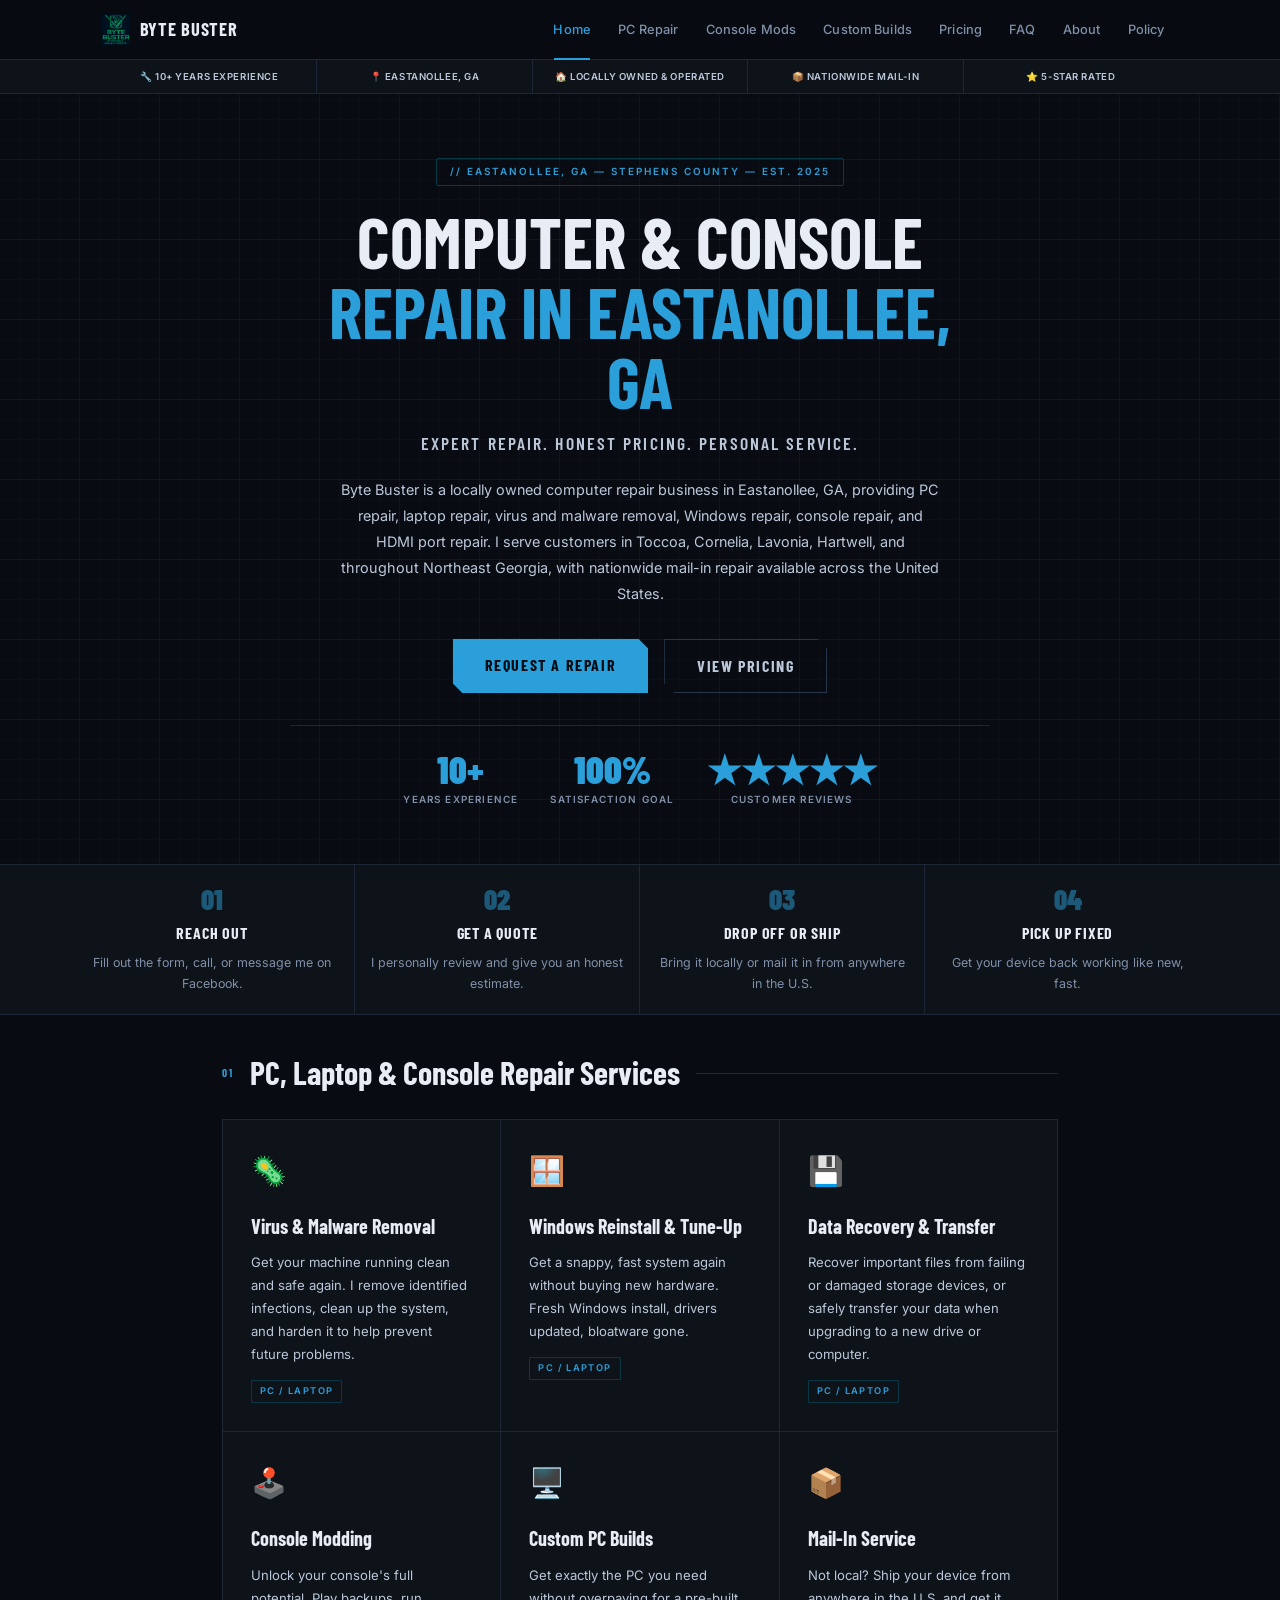
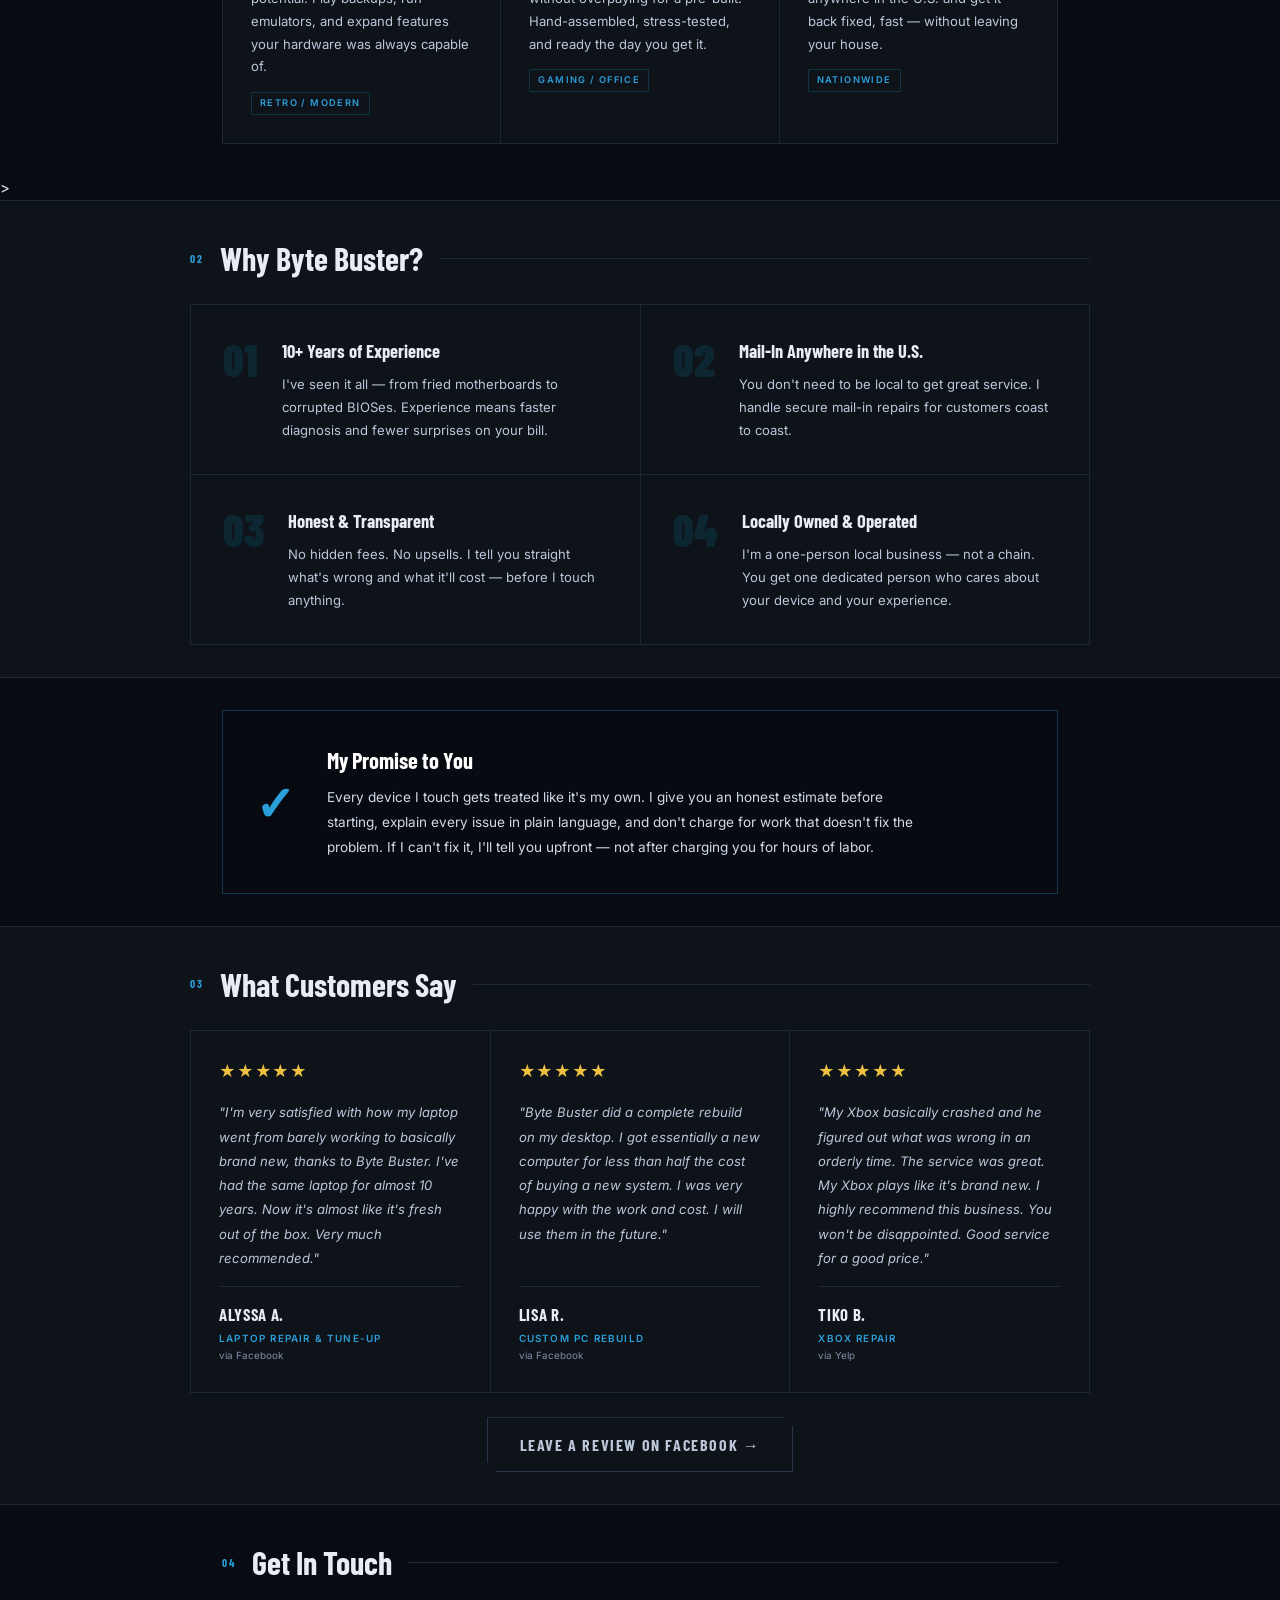
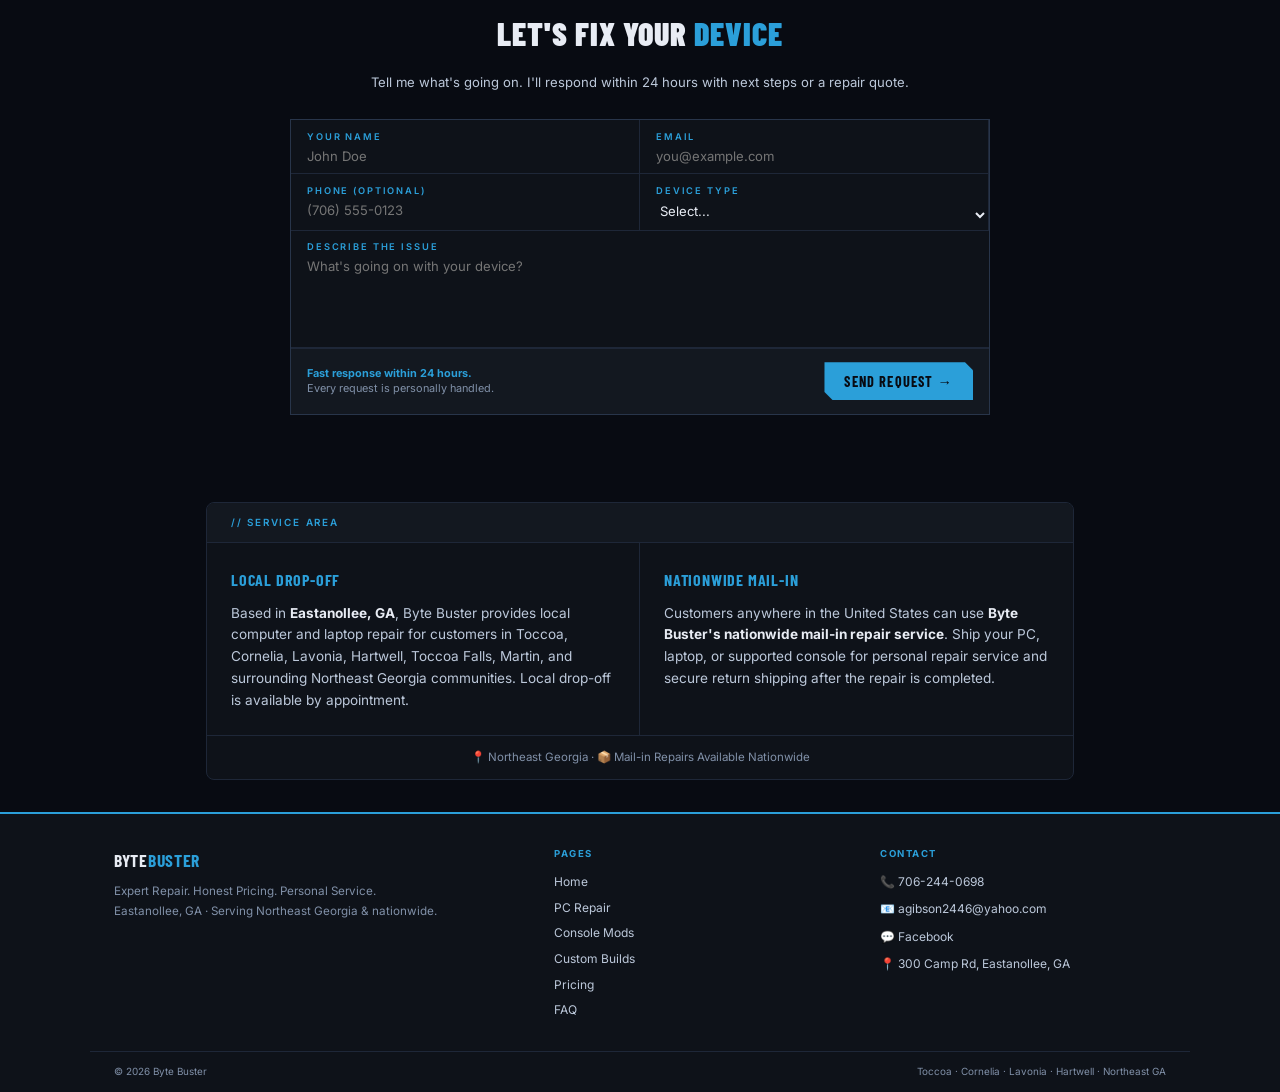
<file: index.html>
<!DOCTYPE html>
<html lang="en">
<head>
  <meta charset="UTF-8"/>
  <meta name="viewport" content="width=device-width, initial-scale=1.0"/>
  <link href="https://fonts.googleapis.com/css2?family=Barlow+Condensed:wght@400;600;700;900&family=Inter:wght@400;500;600&display=swap" rel="stylesheet"/>
  <style>
    :root {
      --bg:       #080b12;
      --surface:  #0e1219;
      --surface2: #131820;
      --border:   #1e2738;
      --border2:  #28354a;
      --accent:   #2b9fd9;
      --accent-d: #1a7fad;
      --accent-g: rgba(43,159,217,0.08);
      --text:     #e8ecf4;
      --muted:    #8090a8;
      --muted2:   #bcc8da;
      --gold:     #f0c040;
      --display:  'Barlow Condensed', sans-serif;
      --body:     'Inter', sans-serif;
    }
    *,*::before,*::after{box-sizing:border-box;margin:0;padding:0}
    html{scroll-behavior:smooth}
    body{background:var(--bg);color:var(--text);font-family:var(--body);font-size:15px;line-height:1.6;overflow-x:hidden;padding-top:60px}
    body::after{content:'';position:fixed;inset:0;z-index:-1;background-color:#080b12;background-image:linear-gradient(rgba(43,159,217,0.06) 1px,transparent 1px),linear-gradient(90deg,rgba(43,159,217,0.06) 1px,transparent 1px),linear-gradient(rgba(43,159,217,0.03) 1px,transparent 1px),linear-gradient(90deg,rgba(43,159,217,0.03) 1px,transparent 1px);background-size:80px 80px,80px 80px,20px 20px,20px 20px;background-position:-1px -1px,-1px -1px,-1px -1px,-1px -1px}
    body::before{content:'';position:fixed;inset:0;z-index:-1;background:radial-gradient(ellipse at 20% 50%,rgba(43,159,217,0.08) 0%,transparent 60%),radial-gradient(ellipse at 80% 20%,rgba(43,159,217,0.05) 0%,transparent 50%),radial-gradient(ellipse at 60% 80%,rgba(0,0,0,0.4) 0%,transparent 60%);pointer-events:none}
    nav{position:fixed;top:0;left:0;right:0;z-index:1000;height:60px;background:rgba(8,11,18,0.97);backdrop-filter:blur(20px);border-bottom:1px solid var(--border)}
    .nav-inner{max-width:1140px;margin:0 auto;padding:0 2rem;height:100%;display:flex;align-items:center;justify-content:space-between}
    .nav-logo{display:flex;align-items:center;gap:10px;text-decoration:none;flex-shrink:0}
    .nav-logo img{height:32px;width:auto;object-fit:contain}
    .nav-logo span{font-family:var(--display);font-size:1.15rem;font-weight:700;letter-spacing:0.04em;color:var(--text);text-transform:uppercase}
    .nav-links{display:flex;align-items:center;gap:0;height:60px}
    .nav-links a{font-family:var(--body);font-size:0.8rem;font-weight:500;letter-spacing:0.01em;color:var(--muted);text-decoration:none;padding:0 0.85rem;height:60px;line-height:60px;display:inline-block;position:relative;transition:color 0.2s;white-space:nowrap}
    .nav-links a::after{content:'';position:absolute;bottom:0;left:0.9rem;right:0.9rem;height:2px;background:var(--accent);transform:scaleX(0);transition:transform 0.25s ease}
    .nav-links a:hover{color:var(--text)}
    .nav-links a:hover::after,.nav-links a.active::after{transform:scaleX(1)}
    .nav-links a.active{color:var(--accent)}
    .hamburger{display:none;flex-direction:column;gap:5px;cursor:pointer;padding:8px;background:none;border:1px solid var(--border);border-radius:3px}
    .hamburger span{display:block;width:20px;height:2px;background:var(--muted2);transition:all 0.3s}
    .hamburger.open span:nth-child(1){transform:translateY(7px) rotate(45deg)}
    .hamburger.open span:nth-child(2){opacity:0}
    .hamburger.open span:nth-child(3){transform:translateY(-7px) rotate(-45deg)}
    .mob-menu{display:none;position:fixed;top:60px;left:0;right:0;background:rgba(8,11,18,0.99);border-bottom:1px solid var(--border);flex-direction:column;z-index:999}
    .mob-menu.open{display:flex}
    .mob-menu a{font-size:0.8rem;font-weight:600;letter-spacing:0.1em;text-transform:uppercase;color:var(--muted2);text-decoration:none;padding:1rem 2rem;border-bottom:1px solid var(--border);transition:color 0.2s,background 0.2s,padding-left 0.2s}
    .mob-menu a:hover,.mob-menu a.active{color:var(--accent);background:var(--accent-g);padding-left:2.5rem}
    .mob-menu a:last-child{border-bottom:none}
    @media(max-width:900px){.nav-links{display:none}.hamburger{display:flex}}
    .trust-bar{background:var(--surface);border-bottom:1px solid var(--border)}
    .trust-inner{max-width:1140px;margin:0 auto;padding:0 2rem;display:flex;align-items:stretch;justify-content:space-between}
    .trust-item{display:flex;align-items:center;justify-content:center;gap:0.5rem;padding:0.55rem 0.75rem;flex:1;text-align:center}
    .trust-item span{font-size:0.6rem;font-weight:600;letter-spacing:0.06em;text-transform:uppercase;color:var(--muted2);white-space:nowrap}
    .trust-div{width:1px;background:var(--border);align-self:stretch;flex-shrink:0}
    @media(max-width:900px){.trust-bar{display:none}}
    .section{padding:2rem 2rem;max-width:900px;margin:0 auto}
    .section-hd{display:flex;align-items:center;gap:1rem;margin-bottom:1.25rem}
    .section-num{font-family:var(--display);font-size:0.7rem;font-weight:700;letter-spacing:0.2em;color:var(--accent);flex-shrink:0}
    .section-hd h2{font-family:var(--display);font-size:clamp(1.5rem,2.5vw,2rem);font-weight:700;text-transform:none;letter-spacing:0em;white-space:nowrap}
    .section-line{flex:1;height:1px;background:var(--border)}
    .cards{display:grid;grid-template-columns:repeat(3,1fr);gap:1px;background:var(--border);border:1px solid var(--border)}
    .card{background:var(--surface);padding:1.75rem;position:relative;overflow:hidden;transition:background 0.25s}
    .card::before{content:'';position:absolute;top:0;left:0;width:3px;height:0;background:var(--accent);transition:height 0.35s ease}
    .card:hover{background:var(--surface2)}
    .card:hover::before{height:100%}
    .card-icon{font-size:1.8rem;margin-bottom:1rem;display:block}
    .card-title{font-family:var(--display);font-size:1.25rem;font-weight:700;margin-bottom:0.6rem;color:var(--text)}
    .card-desc{font-size:0.82rem;color:var(--muted2);line-height:1.75}
    .card-tag{display:inline-block;margin-top:0.85rem;font-size:0.58rem;font-weight:600;letter-spacing:0.15em;text-transform:uppercase;color:var(--accent);border:1px solid rgba(0,200,240,0.2);padding:0.2rem 0.5rem;border-radius:1px}
    @media(max-width:768px){.cards{grid-template-columns:1fr}}
    .alt-section{background:var(--surface);border-top:1px solid var(--border);border-bottom:1px solid var(--border);padding:2rem}
    .alt-inner{max-width:900px;margin:0 auto}
    .why-grid{display:grid;grid-template-columns:repeat(2,1fr);gap:1px;background:var(--border);border:1px solid var(--border)}
    .why-card{background:var(--surface);padding:2rem;display:flex;gap:1.5rem;align-items:flex-start;transition:background 0.2s}
    .why-card:hover{background:var(--surface2)}
    .why-num{font-family:var(--display);font-size:2.8rem;font-weight:900;color:rgba(0,200,240,0.12);line-height:1;flex-shrink:0;transition:color 0.2s}
    .why-card:hover .why-num{color:rgba(0,200,240,0.25)}
    .why-title{font-family:var(--display);font-size:1.15rem;font-weight:700;margin-bottom:0.4rem}
    .why-desc{font-size:0.82rem;color:var(--muted2);line-height:1.75}
    @media(max-width:600px){.why-grid{grid-template-columns:1fr}}
    .btn{display:inline-block;font-family:var(--display);font-weight:700;font-size:1rem;letter-spacing:0.1em;text-transform:uppercase;text-decoration:none;padding:0.85rem 2rem;cursor:pointer;border:none;transition:all 0.2s;clip-path:polygon(0 0,calc(100% - 10px) 0,100% 10px,100% 100%,10px 100%,0 calc(100% - 10px))}
    .btn-primary{background:var(--accent);color:#080b12;box-shadow:0 0 24px rgba(0,200,240,0.2)}
    .btn-primary:hover{background:#33d8ff;transform:translateY(-2px);box-shadow:0 0 36px rgba(0,200,240,0.35)}
    .btn-secondary{background:transparent;color:var(--muted2);border:1px solid var(--border2)}
    .btn-secondary:hover{border-color:var(--accent);color:var(--accent);transform:translateY(-2px)}
    .process-strip{background:var(--surface);border-top:1px solid var(--border);border-bottom:1px solid var(--border);margin:0}
    .process-inner{max-width:1140px;margin:0 auto;display:grid;grid-template-columns:repeat(4,1fr)}
    .process-step{padding:1.25rem 1rem;text-align:center;border-right:1px solid var(--border)}
    .process-step:last-child{border-right:none}
    .process-n{font-family:var(--display);font-size:1.8rem;font-weight:900;color:var(--accent);opacity:0.5;line-height:1;margin-bottom:0.4rem}
    .process-title{font-family:var(--display);font-size:1rem;font-weight:700;text-transform:uppercase;letter-spacing:0.05em;margin-bottom:0.4rem}
    .process-desc{font-size:0.78rem;color:var(--muted);line-height:1.7}
    @media(max-width:700px){.process-inner{grid-template-columns:repeat(2,1fr)}.process-step:nth-child(2){border-right:none}.process-step:nth-child(3){border-top:1px solid var(--border)}.process-step:nth-child(4){border-top:1px solid var(--border);border-right:none}}
    .guarantee{padding:2rem;display:flex;align-items:center;gap:2rem;flex-wrap:wrap}
    .guarantee-icon{font-family:var(--display);font-size:3rem;font-weight:900;color:var(--accent);line-height:1;flex-shrink:0}
    .guarantee-title{font-family:var(--display);font-size:1.4rem;font-weight:700;margin-bottom:0.4rem;color:#fff}
    .guarantee-text{font-size:0.85rem;color:#d0dae8;line-height:1.85;max-width:600px}
    .reviews-grid{display:grid;grid-template-columns:repeat(3,1fr);gap:1px;background:var(--border);border:1px solid var(--border);margin-bottom:1.5rem}
    .review-card{background:var(--surface);padding:1.75rem;display:flex;flex-direction:column;gap:1rem;position:relative;overflow:hidden;transition:background 0.25s}
    .review-card::before{content:'';position:absolute;top:0;left:0;width:3px;height:0;background:var(--accent);transition:height 0.35s}
    .review-card:hover{background:var(--surface2)}
    .review-card:hover::before{height:100%}
    .review-stars{color:var(--gold);font-size:1rem;letter-spacing:0.05em}
    .review-text{font-size:0.82rem;color:var(--muted2);line-height:1.85;font-style:italic;flex:1}
    .review-meta{border-top:1px solid var(--border);padding-top:0.85rem}
    .review-author{font-family:var(--display);font-size:1.05rem;font-weight:700;text-transform:uppercase;letter-spacing:0.04em}
    .review-service{font-size:0.62rem;font-weight:600;letter-spacing:0.12em;text-transform:uppercase;color:var(--accent);margin-top:0.2rem}
    .review-source{font-size:0.62rem;color:var(--muted);margin-top:0.1rem}
    @media(max-width:768px){.reviews-grid{grid-template-columns:1fr}}
    .contact-wrap{display:block;width:100%;max-width:900px;margin:0 auto;text-align:center}
    .contact-info-title{font-family:var(--display);font-size:2rem;font-weight:900;text-transform:uppercase;letter-spacing:0.03em;margin-bottom:0.75rem}
    .contact-info-title span{color:var(--accent)}
    .contact-info-sub{font-size:0.82rem;color:var(--muted2);line-height:1.8;margin-bottom:1.25rem}
    #contact .form-shell{width:100%;max-width:700px;margin:0 auto;display:inline-block;text-align:left}
    .form-shell{background:var(--surface);border:1px solid var(--border2);overflow:hidden;max-width:680px}
    .form-shell form{display:flex;flex-direction:column}
    .form-row{display:grid;grid-template-columns:1fr 1fr}
    .form-field{display:flex;flex-direction:column;border-bottom:1px solid var(--border);border-right:1px solid var(--border);position:relative;transition:background 0.2s}
    .form-field.full{grid-column:1/-1;border-right:none}
    .form-field:focus-within{background:var(--accent-g)}
    .form-field:focus-within::before{content:'';position:absolute;top:0;left:0;width:3px;height:100%;background:var(--accent)}
    .form-field label{font-size:0.58rem;font-weight:600;letter-spacing:0.2em;text-transform:uppercase;color:var(--accent);padding:0.6rem 1rem 0.1rem}
    .form-field input,.form-field select,.form-field textarea{background:transparent;border:none;outline:none;font-family:var(--body);font-size:0.82rem;color:var(--text);padding:0.1rem 1rem 0.6rem;width:100%}
    .form-field select option{background:var(--surface)}
    .form-field textarea{min-height:90px;resize:none}
    .form-bar{display:flex;align-items:center;justify-content:space-between;padding:0.85rem 1rem;background:var(--surface2);border-top:1px solid var(--border);gap:0.75rem;flex-wrap:wrap}
    .form-bar p{font-size:0.68rem;color:var(--muted);line-height:1.4}
    .form-bar p strong{color:var(--accent)}
    .form-bar button{background:var(--accent);color:#080b12;border:none;font-family:var(--display);font-size:0.9rem;font-weight:700;letter-spacing:0.08em;text-transform:uppercase;padding:0.65rem 1.25rem;cursor:pointer;clip-path:polygon(0 0,calc(100% - 8px) 0,100% 8px,100% 100%,8px 100%,0 calc(100% - 8px));transition:background 0.2s,transform 0.15s;white-space:nowrap}
    .form-bar button:hover{background:#33d8ff;transform:translateY(-2px)}
    @media(max-width:600px){.form-row{grid-template-columns:1fr}.form-bar{flex-direction:column;align-items:flex-start}}
    .service-area{background:var(--surface);border:1px solid var(--border);overflow:hidden;border-radius:8px}
    .service-area-wrap{max-width:900px;margin:3rem auto 2rem;padding:0 1rem}
    .sa-header{background:var(--surface2);border-bottom:1px solid var(--border);padding:0.75rem 1.5rem;font-size:0.62rem;font-weight:600;letter-spacing:0.18em;text-transform:uppercase;color:var(--accent)}
    .sa-body{display:grid;grid-template-columns:1fr 1fr}
    .sa-col{padding:1.5rem}
    .sa-col:first-child{border-right:1px solid var(--border)}
    .sa-col-title{font-family:var(--display);font-size:1rem;font-weight:700;text-transform:uppercase;letter-spacing:0.05em;color:var(--accent);margin-bottom:0.6rem}
    .sa-col p{font-size:0.85rem;color:var(--muted2);line-height:1.6}
    .sa-col p strong{color:var(--text)}
    .sa-footer{border-top:1px solid var(--border);padding:0.75rem 1.5rem;font-size:0.72rem;color:var(--muted);text-align:center}
    @media(max-width:600px){.sa-body{grid-template-columns:1fr}.sa-col:first-child{border-right:none;border-bottom:1px solid var(--border)}}
        /* FOOTER */
    footer{background:var(--surface);border-top:2px solid var(--accent);margin-top:2rem}
    .footer-main{max-width:1100px;margin:0 auto;padding:2rem 1.5rem;display:grid;grid-template-columns:1.4fr 1fr 1fr;gap:2.5rem;align-items:start}
    .footer-col{}
    .footer-brand{font-family:var(--display);font-size:1.1rem;font-weight:700;text-transform:uppercase;letter-spacing:0.04em;margin-bottom:0.5rem}
    .footer-brand span{color:var(--accent)}
    .footer-tagline{font-size:0.73rem;color:var(--muted);line-height:1.7}
    .footer-col-label{font-size:0.6rem;font-weight:700;letter-spacing:0.16em;text-transform:uppercase;color:var(--accent);margin-bottom:0.7rem;display:block}
    .footer-nav{list-style:none;display:flex;flex-direction:column;gap:0.4rem}
    .footer-nav a{font-size:0.75rem;color:var(--muted2);text-decoration:none;transition:color 0.2s,padding-left 0.2s;display:block}
    .footer-nav a:hover{color:var(--accent);padding-left:4px}
    .footer-contact-list{display:flex;flex-direction:column;gap:0.5rem}
    .footer-contact-list a{font-size:0.75rem;color:var(--muted2);text-decoration:none;display:flex;align-items:center;gap:0.5rem;transition:color 0.2s}
    .footer-contact-list a:hover{color:var(--accent)}
    .footer-bottom{border-top:1px solid var(--border);max-width:1100px;margin:0 auto;padding:0.75rem 1.5rem;display:flex;justify-content:space-between;align-items:center;flex-wrap:wrap;gap:0.5rem}
    .footer-bottom p{font-size:0.62rem;color:var(--muted)}
    @media(max-width:700px){.footer-main{grid-template-columns:1fr;gap:1.5rem;padding:1.5rem}.footer-bottom{flex-direction:column;text-align:center;padding:0.75rem 1.5rem}}}
    .reveal{opacity:0;transform:translateY(16px);transition:opacity 0.45s ease,transform 0.45s ease}
    .reveal.visible{opacity:1;transform:translateY(0)}
    .hero-tag{display:inline-block;font-size:0.62rem;font-weight:600;letter-spacing:0.2em;text-transform:uppercase;color:var(--accent);border:1px solid rgba(0,200,240,0.25);padding:0.3rem 0.85rem;margin-bottom:1.25rem;border-radius:2px}
    .stats-row{display:flex;gap:2rem;margin-top:2rem;padding-top:1.5rem;border-top:1px solid var(--border);justify-content:center;flex-wrap:wrap}
    .stat{display:flex;flex-direction:column;align-items:center;gap:0.2rem}
    .stat-n{font-family:var(--display);font-size:2.4rem;font-weight:900;color:var(--accent);line-height:1}
    .stat-l{font-size:0.62rem;font-weight:600;letter-spacing:0.12em;text-transform:uppercase;color:var(--muted)}
    @media(max-width:768px){.section{padding:3rem 1.5rem}.alt-section{padding:3rem 1.5rem}.cards{grid-template-columns:1fr}.why-grid{grid-template-columns:1fr}}
  </style>
    <title>Byte Buster | Computer &amp; Console Repair in Eastanollee, GA</title>

  <meta name="description" content="Byte Buster provides computer, PC, laptop, and console repair in Eastanollee, GA, serving Toccoa, Cornelia, Lavonia, Hartwell, Northeast Georgia, and nationwide by mail."/>
  <meta name="robots" content="index, follow"/>
  <meta name="author" content="Byte Buster"/>
  <meta name="geo.region" content="US-GA"/>
  <meta name="geo.placename" content="Eastanollee"/>
  <meta name="geo.position" content="34.5037;-83.2424"/>
  <meta name="ICBM" content="34.5037, -83.2424"/>

  <link rel="canonical" href="https://bytebusterga.github.io/"/>

  <meta property="og:type" content="website"/>
  <meta property="og:title" content="Byte Buster | Computer &amp; Console Repair in Eastanollee, GA"/>
  <meta property="og:description" content="Computer, PC, laptop, and console repair in Eastanollee, GA. Serving Northeast Georgia and offering nationwide mail-in repair."/>
  <meta property="og:url" content="https://bytebusterga.github.io/"/>
  <meta property="og:site_name" content="Byte Buster"/>
  <meta property="og:image" content="https://bytebusterga.github.io/images/logo.png"/>

  <meta property="og:locale" content="en_US"/>

  <meta http-equiv="X-UA-Compatible" content="IE=edge"/>
    <script type="application/ld+json">
  {
    "@context": "https://schema.org",
    "@graph": [
      {
        "@type": "LocalBusiness",
        "@id": "https://bytebusterga.github.io/#business",
        "name": "Byte Buster",
        "url": "https://bytebusterga.github.io/",
        "logo": "https://bytebusterga.github.io/images/logo.png",
        "image": "https://bytebusterga.github.io/images/logo.png",
        "description": "Computer, PC, laptop, and console repair service based in Eastanollee, Georgia, serving Northeast Georgia and offering nationwide mail-in repair.",
        "telephone": "+1-706-244-0698",
        "email": "agibson2446@yahoo.com",
        "priceRange": "$$",
      "sameAs": [
  "https://www.facebook.com/bytebustertech",
  "https://www.facebook.com/profile.php?id=61576712042698"
],
"geo": {
  "@type": "GeoCoordinates",
  "latitude": 34.5037,
  "longitude": -83.2424
},
"openingHoursSpecification": {
  "@type": "OpeningHoursSpecification",
  "dayOfWeek": ["Monday","Tuesday","Wednesday","Thursday","Friday"],
  "opens": "07:00",
  "closes": "17:30"
},
"aggregateRating": {
  "@type": "AggregateRating",
  "ratingValue": "5.0",
  "reviewCount": "3"
},
        "address": {
          "@type": "PostalAddress",
          "streetAddress": "300 Camp Rd",
          "addressLocality": "Eastanollee",
          "addressRegion": "GA",
          "postalCode": "30538",
          "addressCountry": "US"
        },
        "areaServed": [
          {
            "@type": "City",
            "name": "Eastanollee"
          },
          {
            "@type": "City",
            "name": "Toccoa"
          },
          {
            "@type": "City",
            "name": "Cornelia"
          },
          {
            "@type": "City",
            "name": "Lavonia"
          },
          {
            "@type": "City",
            "name": "Hartwell"
          },
          {
            "@type": "AdministrativeArea",
            "name": "Northeast Georgia"
          },
          {
            "@type": "Country",
            "name": "United States"
          }
        ],
        "serviceType": [
          "Computer Repair",
          "PC Repair",
          "Laptop Repair",
          "Virus and Malware Removal",
          "Windows Repair",
          "Console Repair",
          "HDMI Port Repair",
          "Custom PC Builds",
          "Console Modding",
          "Nationwide Mail-In Repair"
        ]
      },
      {
        "@type": "WebSite",
        "@id": "https://bytebusterga.github.io/#website",
        "url": "https://bytebusterga.github.io/",
        "name": "Byte Buster",
        "description": "Computer, PC, laptop, and console repair in Eastanollee, Georgia and nationwide by mail.",
        "publisher": {
          "@id": "https://bytebusterga.github.io/#business"
        },
        "inLanguage": "en-US"
      }
    ]
  }
  </script>
</head>
<body>
<nav>
  <div class="nav-inner">
    <a href="index.html" class="nav-logo">
      <img src="images/logo.png" alt="Byte Buster"/>
      <span>Byte Buster</span>
    </a>
    <div class="nav-links">
      <a href="index.html" class="active">Home</a>
      <a href="pc-repair.html">PC Repair</a>
      <a href="console-modding.html">Console Mods</a>
      <a href="custom-pc-builds.html">Custom Builds</a>
      <a href="pricing.html">Pricing</a>
      <a href="faq.html">FAQ</a>
      <a href="about.html">About</a>
      <a href="policy.html">Policy</a>
    </div>
    <button class="hamburger" id="hbg" aria-label="Menu"><span></span><span></span><span></span></button>
  </div>
</nav>
<div class="mob-menu" id="mob">
  <a href="index.html" class="active">Home</a>
  <a href="pc-repair.html">PC Repair</a>
  <a href="console-modding.html">Console Mods</a>
  <a href="custom-pc-builds.html">Custom Builds</a>
  <a href="pricing.html">Pricing</a>
  <a href="faq.html">FAQ</a>
  <a href="about.html">About</a>
  <a href="policy.html">Policy</a>
</div>

<div class="trust-bar">
  <div class="trust-inner">
    <div class="trust-item"><span>🔧 10+ Years Experience</span></div>
    <div class="trust-div"></div>
    <div class="trust-item"><span>📍 Eastanollee, GA</span></div>
    <div class="trust-div"></div>
    <div class="trust-item"><span>🏠 Locally Owned &amp; Operated</span></div>
    <div class="trust-div"></div>
    <div class="trust-item"><span>📦 Nationwide Mail-In</span></div>
    <div class="trust-div"></div>
    <div class="trust-item"><span>⭐ 5-Star Rated</span></div>
  </div>
</div>

<section class="section">
  <div style="text-align:center;padding:2rem 0 1.5rem;max-width:700px;margin:0 auto">
    <div class="hero-tag" style="display:inline-block">// Eastanollee, GA — Stephens County — Est. 2025</div>
    <h1 style="font-family:var(--display);font-size:clamp(2.8rem,5.5vw,5rem);font-weight:700;line-height:1;text-transform:uppercase;text-align:center;margin-bottom:0.75rem">Computer &amp; Console<em style="font-style:normal;color:var(--accent);display:block">Repair in Eastanollee, GA</em></h1>
    <p style="font-family:var(--display);font-size:1.1rem;font-weight:600;letter-spacing:0.12em;text-transform:uppercase;color:var(--muted2);text-align:center;margin-bottom:1.25rem">Expert Repair. Honest Pricing. Personal Service.</p>
    <p style="font-size:0.9rem;color:var(--muted2);line-height:1.8;max-width:600px;margin:0 auto 2rem;text-align:center">Byte Buster is a locally owned computer repair business in Eastanollee, GA, providing PC repair, laptop repair, virus and malware removal, Windows repair, console repair, and HDMI port repair. I serve customers in Toccoa, Cornelia, Lavonia, Hartwell, and throughout Northeast Georgia, with nationwide mail-in repair available across the United States.</p>
    <div style="display:flex;gap:1rem;justify-content:center;flex-wrap:wrap">
      <a href="#contact" class="btn btn-primary">Request a Repair</a>
      <a href="pricing.html" class="btn btn-secondary">View Pricing</a>
    </div>
    <div class="stats-row">
      <div class="stat"><span class="stat-n">10+</span><span class="stat-l">Years Experience</span></div>
      <div class="stat"><span class="stat-n">100%</span><span class="stat-l">Satisfaction Goal</span></div>
      <div class="stat"><span class="stat-n">★★★★★</span><span class="stat-l">Customer Reviews</span></div>
    </div>
  </div>
</section>

<div class="process-strip">
  <div class="process-inner">
    <div class="process-step"><div class="process-n">01</div><div class="process-title">Reach Out</div><p class="process-desc">Fill out the form, call, or message me on Facebook.</p></div>
    <div class="process-step"><div class="process-n">02</div><div class="process-title">Get a Quote</div><p class="process-desc">I personally review and give you an honest estimate.</p></div>
    <div class="process-step"><div class="process-n">03</div><div class="process-title">Drop Off or Ship</div><p class="process-desc">Bring it locally or mail it in from anywhere in the U.S.</p></div>
    <div class="process-step"><div class="process-n">04</div><div class="process-title">Pick Up Fixed</div><p class="process-desc">Get your device back working like new, fast.</p></div>
  </div>
</div>

<section class="section" id="services" style="max-width:900px">
 <div class="section-hd"><span class="section-num">01</span><h2>PC, Laptop &amp; Console Repair Services</h2><div class="section-line"></div></div>
  <div class="cards">
    <div class="card"><span class="card-icon">🦠</span><div class="card-title">Virus &amp; Malware Removal</div><p class="card-desc">Get your machine running clean and safe again. I remove identified infections, clean up the system, and harden it to help prevent future problems.</p><span class="card-tag">PC / Laptop</span></div>

    <div class="card"><span class="card-icon">🪟</span><div class="card-title">Windows Reinstall &amp; Tune-Up</div><p class="card-desc">Get a snappy, fast system again without buying new hardware. Fresh Windows install, drivers updated, bloatware gone.</p><span class="card-tag">PC / Laptop</span></div>

    <div class="card"><span class="card-icon">💾</span><div class="card-title">Data Recovery &amp; Transfer</div><p class="card-desc">Recover important files from failing or damaged storage devices, or safely transfer your data when upgrading to a new drive or computer.</p><span class="card-tag">PC / Laptop</span></div>

    <div class="card"><span class="card-icon">🕹️</span><div class="card-title">Console Modding</div><p class="card-desc">Unlock your console's full potential. Play backups, run emulators, and expand features your hardware was always capable of.</p><span class="card-tag">Retro / Modern</span></div>

    <div class="card"><span class="card-icon">🖥️</span><div class="card-title">Custom PC Builds</div><p class="card-desc">Get exactly the PC you need without overpaying for a pre-built. Hand-assembled, stress-tested, and ready the day you get it.</p><span class="card-tag">Gaming / Office</span></div>

    <div class="card"><span class="card-icon">📦</span><div class="card-title">Mail-In Service</div><p class="card-desc">Not local? Ship your device from anywhere in the U.S. and get it back fixed, fast — without leaving your house.</p><span class="card-tag">Nationwide</span></div>
  </div>
</section>>

<div class="alt-section">
  <div class="alt-inner" style="max-width:900px">
    <div class="section-hd"><span class="section-num">02</span><h2>Why Byte Buster?</h2><div class="section-line"></div></div>
    <div class="why-grid">
      <div class="why-card"><div class="why-num">01</div><div><div class="why-title">10+ Years of Experience</div><p class="why-desc">I've seen it all — from fried motherboards to corrupted BIOSes. Experience means faster diagnosis and fewer surprises on your bill.</p></div></div>
      <div class="why-card"><div class="why-num">02</div><div><div class="why-title">Mail-In Anywhere in the U.S.</div><p class="why-desc">You don't need to be local to get great service. I handle secure mail-in repairs for customers coast to coast.</p></div></div>
      <div class="why-card"><div class="why-num">03</div><div><div class="why-title">Honest &amp; Transparent</div><p class="why-desc">No hidden fees. No upsells. I tell you straight what's wrong and what it'll cost — before I touch anything.</p></div></div>
      <div class="why-card"><div class="why-num">04</div><div><div class="why-title">Locally Owned &amp; Operated</div><p class="why-desc">I'm a one-person local business — not a chain. You get one dedicated person who cares about your device and your experience.</p></div></div>
    </div>
  </div>
</div>

<section class="section">
  <div class="guarantee" style="background:rgba(8,11,18,0.85);border:1px solid rgba(43,159,217,0.3);backdrop-filter:blur(8px)">
    <div class="guarantee-icon">✓</div>
    <div>
      <div class="guarantee-title">My Promise to You</div>
      <p class="guarantee-text">Every device I touch gets treated like it's my own. I give you an honest estimate before starting, explain every issue in plain language, and don't charge for work that doesn't fix the problem. If I can't fix it, I'll tell you upfront — not after charging you for hours of labor.</p>
    </div>
  </div>
</section>

<div class="alt-section">
  <div class="alt-inner" style="max-width:900px">
    <div class="section-hd"><span class="section-num">03</span><h2>What Customers Say</h2><div class="section-line"></div></div>
    <div class="reviews-grid">
      <div class="review-card"><div class="review-stars">★★★★★</div><p class="review-text">"I'm very satisfied with how my laptop went from barely working to basically brand new, thanks to Byte Buster. I've had the same laptop for almost 10 years. Now it's almost like it's fresh out of the box. Very much recommended."</p><div class="review-meta"><div class="review-author">Alyssa A.</div><div class="review-service">Laptop Repair &amp; Tune-Up</div><div class="review-source">via Facebook</div></div></div>
      <div class="review-card"><div class="review-stars">★★★★★</div><p class="review-text">"Byte Buster did a complete rebuild on my desktop. I got essentially a new computer for less than half the cost of buying a new system. I was very happy with the work and cost. I will use them in the future."</p><div class="review-meta"><div class="review-author">Lisa R.</div><div class="review-service">Custom PC Rebuild</div><div class="review-source">via Facebook</div></div></div>
      <div class="review-card"><div class="review-stars">★★★★★</div><p class="review-text">"My Xbox basically crashed and he figured out what was wrong in an orderly time. The service was great. My Xbox plays like it's brand new. I highly recommend this business. You won't be disappointed. Good service for a good price."</p><div class="review-meta"><div class="review-author">Tiko B.</div><div class="review-service">Xbox Repair</div><div class="review-source">via Yelp</div></div></div>
    </div>
    <div style="text-align:center"><a href="https://www.facebook.com/profile.php?id=61576712042698" target="_blank" class="btn btn-secondary">Leave a Review on Facebook →</a></div>
  </div>
</div>

<section class="section" id="contact">
  <div class="section-hd"><span class="section-num">04</span><h2>Get In Touch</h2><div class="section-line"></div></div>
  <div class="contact-wrap">
    <div style="text-align:center;margin-bottom:1.5rem">
      <div class="contact-info-title">Let's Fix Your <span>Device</span></div>
      <p class="contact-info-sub">Tell me what's going on. I'll respond within 24 hours with next steps or a repair quote.</p>
    </div>
    <div class="form-shell">
      <form action="https://formsubmit.co/agibson2446@yahoo.com" method="POST">
        <input type="hidden" name="_subject" value="New Request - Byte Buster"/>
        <input type="hidden" name="_captcha" value="false"/>
        <input type="hidden" name="_next" value="https://bytebusterga.github.io/index.html"/>
        <div class="form-row">
          <div class="form-field"><label>Your Name</label><input type="text" name="name" placeholder="John Doe" required></div>
          <div class="form-field"><label>Email</label><input type="email" name="email" placeholder="you@example.com" required></div>
        </div>
        <div class="form-row">
          <div class="form-field"><label>Phone (Optional)</label><input type="tel" name="phone" placeholder="(706) 555-0123"></div>
          <div class="form-field"><label>Device Type</label>
            <select name="device">
              <option>Select...</option>
              <option>PC / Desktop</option><option>Laptop</option><option>PlayStation</option><option>Xbox</option><option>Nintendo</option><option>Other</option>
            </select>
          </div>
        </div>
        <div class="form-field full"><label>Describe the Issue</label><textarea name="message" placeholder="What's going on with your device?" required></textarea></div>
        <div class="form-bar">
          <p><strong>Fast response within 24 hours.</strong><br/>Every request is personally handled.</p>
          <button type="submit">Send Request →</button>
        </div>
      </form>
    </div>
  </div>
</section>

<div class="service-area-wrap">
  <div class="service-area">
    <div class="sa-header">// Service Area</div>
    <div class="sa-body">
      <div class="sa-col">
        <div class="sa-col-title">Local Drop-Off</div>
        <p>Based in <strong>Eastanollee, GA</strong>, Byte Buster provides local computer and laptop repair for customers in Toccoa, Cornelia, Lavonia, Hartwell, Toccoa Falls, Martin, and surrounding Northeast Georgia communities. Local drop-off is available by appointment.</p>
      </div>
      <div class="sa-col">
        <div class="sa-col-title">Nationwide Mail-In</div>
        <p>Customers anywhere in the United States can use <strong>Byte Buster's nationwide mail-in repair service</strong>. Ship your PC, laptop, or supported console for personal repair service and secure return shipping after the repair is completed.</p>
      </div>
    </div>
    <div class="sa-footer">📍 Northeast Georgia · 📦 Mail-in Repairs Available Nationwide</div>
  </div>
</div>

<footer>
  <div class="footer-main">
    <div class="footer-col">
      <div class="footer-brand">Byte<span>Buster</span></div>
      <p class="footer-tagline">Expert Repair. Honest Pricing. Personal Service.</p>
      <p class="footer-tagline">Eastanollee, GA &middot; Serving Northeast Georgia &amp; nationwide.</p>
    </div>
    <div class="footer-col">
      <span class="footer-col-label">Pages</span>
      <ul class="footer-nav">
        <li><a href="index.html">Home</a></li>
        <li><a href="pc-repair.html">PC Repair</a></li>
        <li><a href="console-modding.html">Console Mods</a></li>
        <li><a href="custom-pc-builds.html">Custom Builds</a></li>
        <li><a href="pricing.html">Pricing</a></li>
        <li><a href="faq.html">FAQ</a></li>
      </ul>
    </div>
    <div class="footer-col">
      <span class="footer-col-label">Contact</span>
      <div class="footer-contact-list">
        <a href="tel:7062440698">&#128222; 706-244-0698</a>
        <a href="mailto:agibson2446@yahoo.com">&#128231; agibson2446@yahoo.com</a>
        <a href="https://www.facebook.com/bytebustertech" target="_blank">&#128172; Facebook</a>
        <a href="https://www.google.com/maps/search/?api=1&query=300+Camp+Rd,+Eastanollee,+GA+30538" target="_blank">&#128205; 300 Camp Rd, Eastanollee, GA</a>
      </div>
    </div>
  </div>
  <div class="footer-bottom">
    <p>&copy; 2026 Byte Buster</p>
    <p>Toccoa &middot; Cornelia &middot; Lavonia &middot; Hartwell &middot; Northeast GA</p>
  </div>
</footer>

<script>
var hbg=document.getElementById("hbg"),mob=document.getElementById("mob");
if(hbg&&mob){hbg.addEventListener("click",function(){hbg.classList.toggle("open");mob.classList.toggle("open")});mob.querySelectorAll("a").forEach(function(a){a.addEventListener("click",function(){hbg.classList.remove("open");mob.classList.remove("open")})})}
document.querySelectorAll(".reveal").forEach(function(el){new IntersectionObserver(function(e,o){e.forEach(function(en){if(en.isIntersecting){en.target.classList.add("visible");o.unobserve(en.target)}})},{threshold:0.1}).observe(el)});
</script>
</body>
</html>
</file>
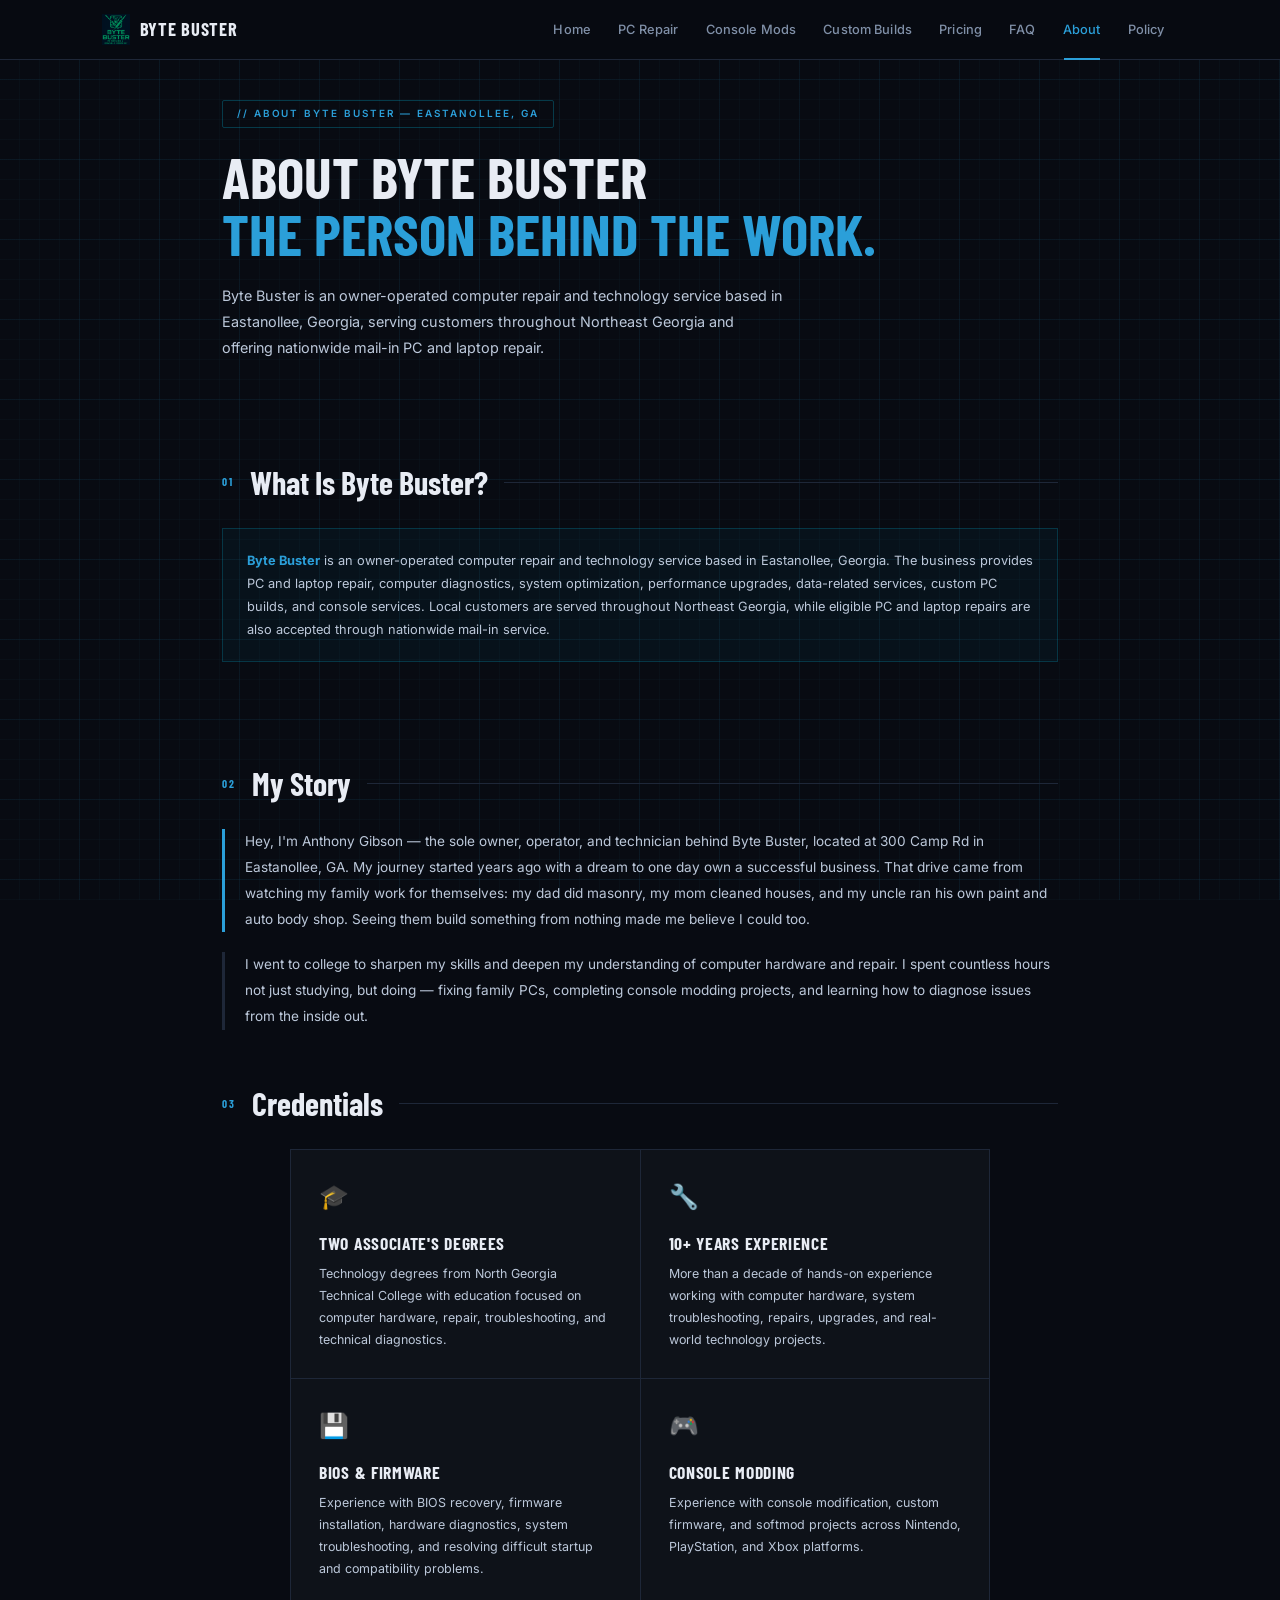
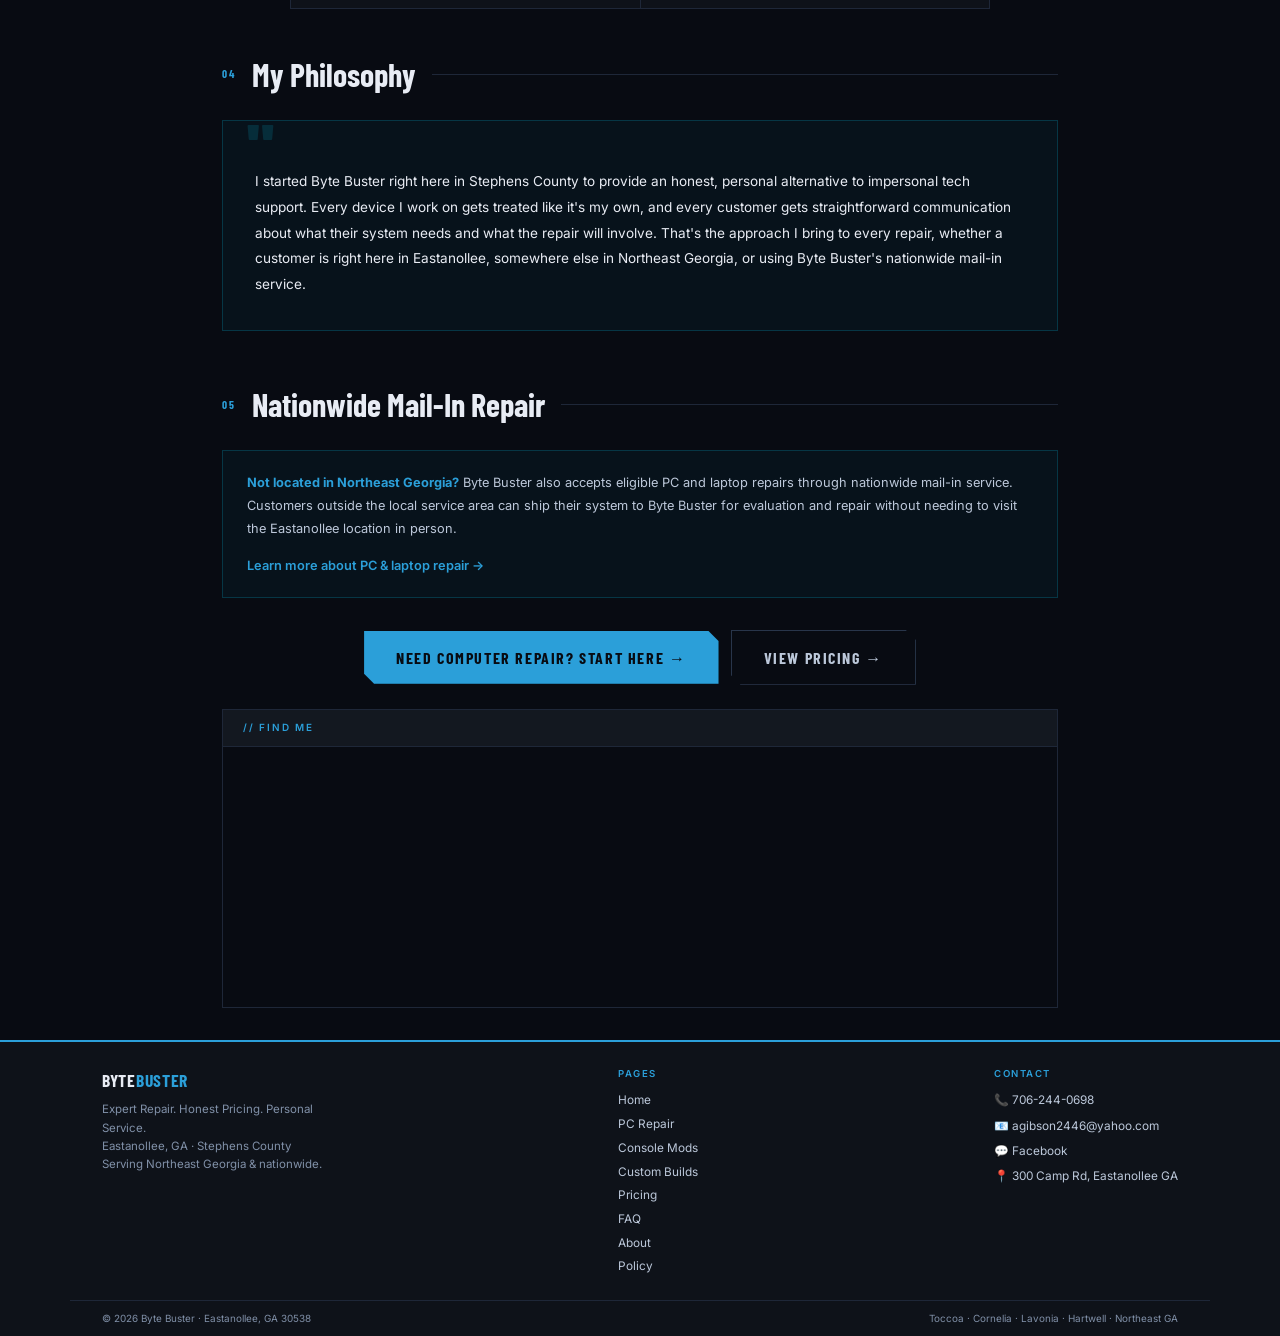
<file: about.html>
<!DOCTYPE html>
<html lang="en">
<head>
  <meta charset="UTF-8"/>
  <meta name="viewport" content="width=device-width, initial-scale=1.0"/>
  <link href="https://fonts.googleapis.com/css2?family=Barlow+Condensed:wght@400;600;700;900&family=Inter:wght@400;500;600&display=swap" rel="stylesheet"/>
  <style>
    :root {
      --bg:       #080b12;
      --surface:  #0e1219;
      --surface2: #131820;
      --border:   #1e2738;
      --border2:  #28354a;
      --accent:   #2b9fd9;
      --accent-d: #1a7fad;
      --accent-g: rgba(43,159,217,0.08);
      --text:     #e8ecf4;
      --muted:    #8090a8;
      --muted2:   #bcc8da;
      --gold:     #f0c040;
      --display:  'Barlow Condensed', sans-serif;
      --body:     'Inter', sans-serif;
    }
    *,*::before,*::after{box-sizing:border-box;margin:0;padding:0}
    html{scroll-behavior:smooth}
    body{background:var(--bg);color:var(--text);font-family:var(--body);font-size:15px;line-height:1.6;overflow-x:hidden;padding-top:60px}

    /* CSS CIRCUIT BOARD BACKGROUND */
    body::after{
      content:'';
      position:fixed;inset:0;z-index:-1;
      background-color:#080b12;
      background-image:
        linear-gradient(rgba(43,159,217,0.06) 1px, transparent 1px),
        linear-gradient(90deg, rgba(43,159,217,0.06) 1px, transparent 1px),
        linear-gradient(rgba(43,159,217,0.03) 1px, transparent 1px),
        linear-gradient(90deg, rgba(43,159,217,0.03) 1px, transparent 1px);
      background-size:80px 80px, 80px 80px, 20px 20px, 20px 20px;
      background-position:-1px -1px,-1px -1px,-1px -1px,-1px -1px;
    }
    body::before{
      content:'';
      position:fixed;inset:0;z-index:-1;
      background:radial-gradient(ellipse at 20% 50%, rgba(43,159,217,0.08) 0%, transparent 60%),
                 radial-gradient(ellipse at 80% 20%, rgba(43,159,217,0.05) 0%, transparent 50%),
                 radial-gradient(ellipse at 60% 80%, rgba(0,0,0,0.4) 0%, transparent 60%);
      pointer-events:none;
    }

    /* NAV */
    nav{position:fixed;top:0;left:0;right:0;z-index:1000;height:60px;background:rgba(8,11,18,0.97);backdrop-filter:blur(20px);border-bottom:1px solid var(--border)}
    .nav-inner{max-width:1140px;margin:0 auto;padding:0 2rem;height:100%;display:flex;align-items:center;justify-content:space-between}
    .nav-logo{display:flex;align-items:center;gap:10px;text-decoration:none;flex-shrink:0}
    .nav-logo img{height:32px;width:auto;object-fit:contain}
    .nav-logo span{font-family:var(--display);font-size:1.15rem;font-weight:700;letter-spacing:0.04em;color:var(--text);text-transform:uppercase}
    .nav-links{display:flex;align-items:center;gap:0;height:60px}
    .nav-links a{font-family:var(--body);font-size:0.8rem;font-weight:500;letter-spacing:0.01em;text-transform:none;color:var(--muted);text-decoration:none;padding:0 0.85rem;height:60px;line-height:60px;display:inline-block;position:relative;transition:color 0.2s;white-space:nowrap}
    .nav-links a::after{content:'';position:absolute;bottom:0;left:0.9rem;right:0.9rem;height:2px;background:var(--accent);transform:scaleX(0);transition:transform 0.25s ease}
    .nav-links a:hover{color:var(--text)}
    .nav-links a:hover::after,.nav-links a.active::after{transform:scaleX(1)}
    .nav-links a.active{color:var(--accent)}
    .hamburger{display:none;flex-direction:column;gap:5px;cursor:pointer;padding:8px;background:none;border:1px solid var(--border);border-radius:3px}
    .hamburger span{display:block;width:20px;height:2px;background:var(--muted2);transition:all 0.3s}
    .hamburger.open span:nth-child(1){transform:translateY(7px) rotate(45deg)}
    .hamburger.open span:nth-child(2){opacity:0}
    .hamburger.open span:nth-child(3){transform:translateY(-7px) rotate(-45deg)}
    .mob-menu{display:none;position:fixed;top:60px;left:0;right:0;background:rgba(8,11,18,0.99);border-bottom:1px solid var(--border);flex-direction:column;z-index:999}
    .mob-menu.open{display:flex}
    .mob-menu a{font-size:0.8rem;font-weight:600;letter-spacing:0.1em;text-transform:uppercase;color:var(--muted2);text-decoration:none;padding:1rem 2rem;border-bottom:1px solid var(--border);transition:color 0.2s,background 0.2s,padding-left 0.2s}
    .mob-menu a:hover,.mob-menu a.active{color:var(--accent);background:var(--accent-g);padding-left:2.5rem}
    .mob-menu a:last-child{border-bottom:none}
    @media(max-width:900px){.nav-links{display:none}.hamburger{display:flex}}

    /* TRUST BAR */
    .trust-bar{background:var(--surface);border-bottom:1px solid var(--border)}
    .trust-inner{max-width:1140px;margin:0 auto;padding:0 2rem;display:flex;align-items:stretch;justify-content:space-between}
    .trust-item{display:flex;align-items:center;justify-content:center;gap:0.5rem;padding:0.55rem 0.75rem;flex:1;text-align:center}
    .trust-item span{font-size:0.6rem;font-weight:600;letter-spacing:0.06em;text-transform:uppercase;color:var(--muted2);white-space:nowrap}
    .trust-div{width:1px;background:var(--border);align-self:stretch;flex-shrink:0}
    @media(max-width:900px){.trust-bar{display:none}}

    /* PAGE HERO */
    .page-hero{padding:2.5rem 2rem 2rem;max-width:900px;margin:0 auto}
    .hero-tag{display:inline-block;font-size:0.62rem;font-weight:600;letter-spacing:0.2em;text-transform:uppercase;color:var(--accent);border:1px solid rgba(0,200,240,0.25);padding:0.3rem 0.85rem;margin-bottom:1.25rem;border-radius:2px}
    .page-hero h1{font-family:var(--display);font-size:clamp(2.4rem,4.5vw,3.8rem);font-weight:700;line-height:1;text-transform:uppercase;letter-spacing:0em;margin-bottom:1.25rem}
    .page-hero h1 em{font-style:normal;color:var(--accent);display:block}
    .page-hero p{font-size:0.9rem;color:var(--muted2);line-height:1.8;max-width:560px;margin-bottom:2rem}

    /* SECTIONS */
    .section{padding:2rem 2rem;max-width:900px;margin:0 auto}
    .section-hd{display:flex;align-items:center;gap:1rem;margin-bottom:1.25rem}
    .section-num{font-family:var(--display);font-size:0.7rem;font-weight:700;letter-spacing:0.2em;color:var(--accent);flex-shrink:0}
    .section-hd h2{font-family:var(--display);font-size:clamp(1.5rem,2.5vw,2rem);font-weight:700;text-transform:none;letter-spacing:0em;white-space:nowrap}
    .section-line{flex:1;height:1px;background:var(--border)}

    /* CARDS GRID */
    .cards{display:grid;grid-template-columns:repeat(3,1fr);gap:1px;background:var(--border);border:1px solid var(--border)}
    .card{background:var(--surface);padding:1.75rem;position:relative;overflow:hidden;transition:background 0.25s}
    .card::before{content:'';position:absolute;top:0;left:0;width:3px;height:0;background:var(--accent);transition:height 0.35s ease}
    .card:hover{background:var(--surface2)}
    .card:hover::before{height:100%}
    .card-icon{font-size:1.8rem;margin-bottom:1rem;display:block}
    .card-title{font-family:var(--display);font-size:1.25rem;font-weight:700;text-transform:none;letter-spacing:0em;margin-bottom:0.6rem;color:var(--text)}
    .card-desc{font-size:0.82rem;color:var(--muted2);line-height:1.75}
    .card-tag{display:inline-block;margin-top:0.85rem;font-size:0.58rem;font-weight:600;letter-spacing:0.15em;text-transform:uppercase;color:var(--accent);border:1px solid rgba(0,200,240,0.2);padding:0.2rem 0.5rem;border-radius:1px}
    @media(max-width:768px){.cards{grid-template-columns:1fr}}

    /* ALT SECTION */
    .alt-section{background:var(--surface);border-top:1px solid var(--border);border-bottom:1px solid var(--border);padding:2rem}
    .alt-inner{max-width:900px;margin:0 auto}

    /* WHY GRID */
    .why-grid{display:grid;grid-template-columns:repeat(2,1fr);gap:1px;background:var(--border);border:1px solid var(--border)}
    .why-card{background:var(--surface);padding:2rem;display:flex;gap:1.5rem;align-items:flex-start;transition:background 0.2s}
    .why-card:hover{background:var(--surface2)}
    .why-num{font-family:var(--display);font-size:2.8rem;font-weight:900;color:rgba(0,200,240,0.12);line-height:1;flex-shrink:0;transition:color 0.2s}
    .why-card:hover .why-num{color:rgba(0,200,240,0.25)}
    .why-title{font-family:var(--display);font-size:1.15rem;font-weight:700;text-transform:none;letter-spacing:0em;margin-bottom:0.4rem}
    .why-desc{font-size:0.82rem;color:var(--muted2);line-height:1.75}
    @media(max-width:600px){.why-grid{grid-template-columns:1fr}}

    /* BUTTONS */
    .btn{display:inline-block;font-family:var(--display);font-weight:700;font-size:1rem;letter-spacing:0.1em;text-transform:uppercase;text-decoration:none;padding:0.85rem 2rem;cursor:pointer;border:none;transition:all 0.2s;clip-path:polygon(0 0,calc(100% - 10px) 0,100% 10px,100% 100%,10px 100%,0 calc(100% - 10px))}
    .btn-primary{background:var(--accent);color:#080b12;box-shadow:0 0 24px rgba(0,200,240,0.2)}
    .btn-primary:hover{background:#33d8ff;transform:translateY(-2px);box-shadow:0 0 36px rgba(0,200,240,0.35)}
    .btn-secondary{background:transparent;color:var(--muted2);border:1px solid var(--border2)}
    .btn-secondary:hover{border-color:var(--accent);color:var(--accent);transform:translateY(-2px)}

    /* PROCESS STRIP */
    .process-strip{background:var(--surface);border-top:1px solid var(--border);border-bottom:1px solid var(--border)}
    .process-inner{max-width:1140px;margin:0 auto;display:grid;grid-template-columns:repeat(4,1fr)}
    .process-step{padding:2rem 1.5rem;text-align:center;border-right:1px solid var(--border)}
    .process-step:last-child{border-right:none}
    .process-n{font-family:var(--display);font-size:2.2rem;font-weight:900;color:var(--accent);opacity:0.5;line-height:1;margin-bottom:0.6rem}
    .process-title{font-family:var(--display);font-size:1rem;font-weight:700;text-transform:uppercase;letter-spacing:0.05em;margin-bottom:0.4rem}
    .process-desc{font-size:0.78rem;color:var(--muted);line-height:1.7}
    @media(max-width:700px){.process-inner{grid-template-columns:repeat(2,1fr)}.process-step:nth-child(2){border-right:none}.process-step:nth-child(3){border-top:1px solid var(--border)}.process-step:nth-child(4){border-top:1px solid var(--border);border-right:none}}

    /* GUARANTEE */
    .guarantee{padding:2rem;display:flex;align-items:center;gap:2rem;flex-wrap:wrap}
    .guarantee-icon{font-family:var(--display);font-size:3rem;font-weight:900;color:var(--accent);line-height:1;flex-shrink:0}
    .guarantee-title{font-family:var(--display);font-size:1.4rem;font-weight:700;text-transform:none;letter-spacing:0em;margin-bottom:0.4rem;color:#fff}
    .guarantee-text{font-size:0.85rem;color:#d0dae8;line-height:1.85;max-width:600px}

    /* REVIEWS */
    .reviews-grid{display:grid;grid-template-columns:repeat(3,1fr);gap:1px;background:var(--border);border:1px solid var(--border);margin-bottom:1.5rem}
    .review-card{background:var(--surface);padding:1.75rem;display:flex;flex-direction:column;gap:1rem;position:relative;overflow:hidden;transition:background 0.25s}
    .review-card::before{content:'';position:absolute;top:0;left:0;width:3px;height:0;background:var(--accent);transition:height 0.35s}
    .review-card:hover{background:var(--surface2)}
    .review-card:hover::before{height:100%}
    .review-stars{color:var(--gold);font-size:1rem;letter-spacing:0.05em}
    .review-text{font-size:0.82rem;color:var(--muted2);line-height:1.85;font-style:italic;flex:1}
    .review-meta{border-top:1px solid var(--border);padding-top:0.85rem}
    .review-author{font-family:var(--display);font-size:1.05rem;font-weight:700;text-transform:uppercase;letter-spacing:0.04em}
    .review-service{font-size:0.62rem;font-weight:600;letter-spacing:0.12em;text-transform:uppercase;color:var(--accent);margin-top:0.2rem}
    .review-source{font-size:0.62rem;color:var(--muted);margin-top:0.1rem}
    @media(max-width:768px){.reviews-grid{grid-template-columns:1fr}}

    /* FAQ */
    .faq-list{border:1px solid var(--border);overflow:hidden}
    .faq-item{border-bottom:1px solid var(--border)}
    .faq-item:last-child{border-bottom:none}
    .faq-btn{width:100%;background:none;border:none;cursor:pointer;padding:1.25rem 1.5rem;display:flex;align-items:center;gap:1rem;text-align:left;color:var(--text);transition:background 0.2s}
    .faq-btn:hover,.faq-btn[aria-expanded="true"]{background:var(--accent-g)}
    .faq-q{font-family:var(--display);font-size:1.1rem;font-weight:700;text-transform:uppercase;letter-spacing:0.03em;flex:1}
    .faq-lbl{font-size:0.62rem;font-weight:600;letter-spacing:0.15em;color:var(--accent);flex-shrink:0}
    .faq-chevron{color:var(--muted);font-size:0.85rem;transition:transform 0.25s;flex-shrink:0}
    .faq-btn[aria-expanded="true"] .faq-chevron{transform:rotate(180deg);color:var(--accent)}
    .faq-body{max-height:0;overflow:hidden;transition:max-height 0.35s ease}
    .faq-body.open{max-height:200px}
    .faq-ans{padding:0 1.5rem 1.25rem 3.5rem;font-size:0.82rem;color:var(--muted2);line-height:1.8}

    /* CONTACT LAYOUT */
    .contact-wrap{display:grid;grid-template-columns:1fr 1.4fr;gap:2rem;align-items:start}
    .contact-info-title{font-family:var(--display);font-size:2rem;font-weight:900;text-transform:uppercase;letter-spacing:0.03em;margin-bottom:0.75rem}
    .contact-info-title span{color:var(--accent)}
    .contact-info-sub{font-size:0.82rem;color:var(--muted2);line-height:1.8;margin-bottom:1.75rem}
    .contact-detail{display:flex;gap:0.75rem;padding:0.75rem 0;border-bottom:1px solid var(--border);font-size:0.8rem;color:var(--muted2);align-items:center}
    .contact-detail:last-child{border-bottom:none}
    .contact-detail strong{font-size:0.6rem;font-weight:600;letter-spacing:0.15em;text-transform:uppercase;color:var(--accent);min-width:70px;flex-shrink:0}
    .contact-detail a{color:var(--muted2);text-decoration:none;transition:color 0.2s}
    .contact-detail a:hover{color:var(--accent)}
    @media(max-width:768px){.contact-wrap{grid-template-columns:1fr}}

    /* PREMIUM FORM */
    .form-shell{background:var(--surface);border:1px solid var(--border2);overflow:hidden;max-width:680px}
    .form-shell form{display:flex;flex-direction:column}
    .form-row{display:grid;grid-template-columns:1fr 1fr}
    .form-field{display:flex;flex-direction:column;border-bottom:1px solid var(--border);border-right:1px solid var(--border);position:relative;transition:background 0.2s}
    .form-field.full{grid-column:1/-1;border-right:none}
    .form-field:focus-within{background:var(--accent-g)}
    .form-field:focus-within::before{content:'';position:absolute;top:0;left:0;width:3px;height:100%;background:var(--accent)}
    .form-field label{font-size:0.58rem;font-weight:600;letter-spacing:0.2em;text-transform:uppercase;color:var(--accent);padding:0.6rem 1rem 0.1rem}
    .form-field input,.form-field select,.form-field textarea{background:transparent;border:none;outline:none;font-family:var(--body);font-size:0.82rem;color:var(--text);padding:0.1rem 1rem 0.6rem;width:100%}
    .form-field select option{background:var(--surface)}
    .form-field textarea{min-height:90px;resize:none}
    .form-bar{display:flex;align-items:center;justify-content:space-between;padding:0.85rem 1rem;background:var(--surface2);border-top:1px solid var(--border);gap:0.75rem;flex-wrap:wrap}
    .form-bar p{font-size:0.68rem;color:var(--muted);line-height:1.4}
    .form-bar p strong{color:var(--accent)}
    .form-bar button{background:var(--accent);color:#080b12;border:none;font-family:var(--display);font-size:0.9rem;font-weight:700;letter-spacing:0.08em;text-transform:uppercase;padding:0.65rem 1.25rem;cursor:pointer;clip-path:polygon(0 0,calc(100% - 8px) 0,100% 8px,100% 100%,8px 100%,0 calc(100% - 8px));transition:background 0.2s,transform 0.15s;white-space:nowrap}
    .form-bar button:hover{background:#33d8ff;transform:translateY(-2px)}
    .form-backup{margin-top:0.6rem;display:flex;align-items:center;gap:0.6rem;flex-wrap:wrap}
    .form-backup-lbl{font-size:0.62rem;font-weight:600;letter-spacing:0.1em;text-transform:uppercase;color:var(--muted);white-space:nowrap}
    .backup-link{font-size:0.75rem;color:var(--muted2);text-decoration:none;padding:0.3rem 0.75rem;border:1px solid var(--border);transition:color 0.2s,border-color 0.2s;border-radius:2px}
    .backup-link:hover{color:var(--accent);border-color:var(--accent)}
    @media(max-width:600px){.form-row{grid-template-columns:1fr}.form-bar{flex-direction:column;align-items:flex-start}}

    /* SERVICE AREA */
    .service-area{background:var(--surface);border:1px solid var(--border);overflow:hidden}
    .sa-header{background:var(--surface2);border-bottom:1px solid var(--border);padding:0.75rem 1.5rem;font-size:0.62rem;font-weight:600;letter-spacing:0.18em;text-transform:uppercase;color:var(--accent)}
    .sa-body{display:grid;grid-template-columns:1fr 1fr;gap:0}
    .sa-col{padding:1.5rem}
    .sa-col:first-child{border-right:1px solid var(--border)}
    .sa-col-title{font-family:var(--display);font-size:1rem;font-weight:700;text-transform:uppercase;letter-spacing:0.05em;color:var(--accent);margin-bottom:0.6rem}
    .sa-col p{font-size:0.8rem;color:var(--muted2);line-height:1.8}
    .sa-col p strong{color:var(--text)}
    .sa-footer{border-top:1px solid var(--border);padding:0.75rem 1.5rem;font-size:0.72rem;color:var(--muted);text-align:center}
    @media(max-width:600px){.sa-body{grid-template-columns:1fr}.sa-col:first-child{border-right:none;border-bottom:1px solid var(--border)}}

    /* TABLE */
    .data-table{width:100%;border-collapse:collapse;border:1px solid var(--border)}
    .data-table th{background:rgba(43,159,217,0.12);font-family:var(--display);font-size:0.8rem;font-weight:700;text-transform:uppercase;letter-spacing:0.1em;color:var(--accent);padding:0.9rem 1.25rem;text-align:left;border-bottom:1px solid var(--border)}
    .data-table td{padding:0.85rem 1.25rem;font-size:0.82rem;color:#7a9ab8;border-bottom:1px solid var(--border);vertical-align:top;background:rgba(14,18,28,0.9)}
    .data-table tr:last-child td{border-bottom:none}
    .data-table tr:hover td{background:rgba(43,159,217,0.1);color:#fff}
    .data-table .price{color:#fff;font-weight:600;white-space:nowrap}
    .data-table .note{font-size:0.7rem;color:var(--muted);font-style:italic;margin-top:0.2rem}
    .data-table .badge{display:inline-block;font-size:0.58rem;font-weight:600;letter-spacing:0.1em;text-transform:uppercase;color:var(--accent);border:1px solid rgba(0,200,240,0.25);padding:0.15rem 0.5rem}
    .table-section-row td{background:rgba(0,200,240,0.06);color:var(--accent);font-size:0.62rem;font-weight:600;letter-spacing:0.18em;text-transform:uppercase;padding:0.5rem 1.25rem;border-bottom:1px solid var(--border)}

        /* FOOTER */
    footer{background:var(--surface);border-top:2px solid var(--accent);margin-top:0}
    .footer-main{max-width:1140px;margin:0 auto;padding:1.5rem 2rem;display:flex;justify-content:space-between;align-items:flex-start;gap:2rem;flex-wrap:wrap}
    .footer-brand{font-family:var(--display);font-size:1.1rem;font-weight:700;text-transform:uppercase;letter-spacing:0.04em;margin-bottom:0.35rem}
    .footer-brand span{color:var(--accent)}
    .footer-tagline{font-size:0.72rem;color:var(--muted);line-height:1.6;max-width:220px}
    .footer-col-label{font-size:0.6rem;font-weight:600;letter-spacing:0.16em;text-transform:uppercase;color:var(--accent);margin-bottom:0.6rem;display:block}
    .footer-nav{list-style:none;display:flex;flex-direction:column;gap:0.3rem}
    .footer-nav a{font-size:0.74rem;color:var(--muted2);text-decoration:none;transition:color 0.2s,padding-left 0.2s;display:block}
    .footer-nav a:hover{color:var(--accent);padding-left:4px}
    .footer-contact-list{display:flex;flex-direction:column;gap:0.4rem}
    .footer-contact-list a{font-size:0.74rem;color:var(--muted2);text-decoration:none;display:flex;align-items:center;gap:0.5rem;transition:color 0.2s}
    .footer-contact-list a:hover{color:var(--accent)}
    .footer-bottom{border-top:1px solid var(--border);max-width:1140px;margin:0 auto;padding:0.6rem 2rem;display:flex;justify-content:space-between;align-items:center;flex-wrap:wrap;gap:0.5rem}
    .footer-bottom p{font-size:0.62rem;color:var(--muted)}
    @media(max-width:700px){.footer-main{flex-direction:column;gap:1.25rem;padding:1.25rem 1.5rem}.footer-bottom{flex-direction:column;text-align:center}}

    /* SCROLL REVEAL */
    .reveal{opacity:0;transform:translateY(24px);transition:opacity 0.55s ease,transform 0.55s ease}
    .reveal.visible{opacity:1;transform:translateY(0)}

    /* STAT ITEMS */
    .stats-row{display:flex;gap:3rem;margin-top:3rem;padding-top:2rem;border-top:1px solid var(--border);justify-content:center;flex-wrap:wrap}
    .stat{display:flex;flex-direction:column;align-items:center;gap:0.2rem}
    .stat-n{font-family:var(--display);font-size:2.4rem;font-weight:900;color:var(--accent);line-height:1}
    .stat-l{font-size:0.62rem;font-weight:600;letter-spacing:0.12em;text-transform:uppercase;color:var(--muted)}

    /* NOTICE BOX */
    .notice{border:1px solid rgba(0,200,240,0.2);background:rgba(0,200,240,0.04);padding:1.25rem 1.5rem;font-size:0.8rem;color:var(--muted2);line-height:1.8;margin-bottom:2rem}
    .notice strong{color:var(--accent)}

    /* BASE CARDS */
    .base-grid{display:grid;grid-template-columns:repeat(2,220px);gap:1px;background:var(--border);border:1px solid var(--border);margin:0 auto 2.5rem;width:fit-content}
    .base-card{background:var(--surface);padding:1.5rem;text-align:center}
    .base-lbl{font-size:0.62rem;font-weight:600;letter-spacing:0.15em;text-transform:uppercase;color:var(--muted);margin-bottom:0.5rem}
    .base-val{font-family:var(--display);font-size:2.4rem;font-weight:900;color:var(--accent);line-height:1}
    .base-sub{font-size:0.7rem;color:var(--muted);margin-top:0.3rem}

    /* STORY TEXT */
    .story-p{font-size:0.85rem;color:var(--muted2);line-height:1.9;padding-left:1.25rem;border-left:3px solid var(--accent);margin-bottom:1.25rem}
    .story-p+.story-p{border-left-color:var(--border)}

    /* PHILOSOPHY */
    .philosophy{border:1px solid rgba(0,200,240,0.2);background:rgba(0,200,240,0.04);padding:2rem;position:relative;margin-bottom:2rem}
    .philosophy::before{content:'"';position:absolute;top:-0.5rem;left:1.5rem;font-family:var(--display);font-size:4rem;font-weight:900;color:rgba(0,200,240,0.15);line-height:1}
    .philosophy p{font-size:0.85rem;color:var(--text);line-height:1.9;padding-top:1rem}

    /* CREDS GRID */
    .creds-grid{display:grid;grid-template-columns:repeat(2,1fr);gap:1px;background:var(--border);border:1px solid var(--border);max-width:700px;margin:0 auto 2.5rem}
    .cred-card{background:var(--surface);padding:1.75rem;position:relative;overflow:hidden;transition:background 0.2s}
    .cred-card::before{content:'';position:absolute;top:0;left:0;width:3px;height:0;background:var(--accent);transition:height 0.3s}
    .cred-card:hover{background:var(--surface2)}
    .cred-card:hover::before{height:100%}
    .cred-icon{font-size:1.5rem;margin-bottom:0.75rem;display:block}
    .cred-title{font-family:var(--display);font-size:1.1rem;font-weight:700;text-transform:uppercase;letter-spacing:0.04em;margin-bottom:0.4rem}
    .cred-desc{font-size:0.78rem;color:var(--muted2);line-height:1.75}

    /* POLICY */
    .policy-block{border:1px solid var(--border);background:var(--surface);padding:1.75rem;margin-bottom:1.25rem;border-left:3px solid var(--accent)}
    .policy-block p{font-size:0.82rem;color:var(--muted2);line-height:1.9}
    .policy-block p strong{color:var(--text)}
    .policy-list{border:1px solid var(--border);overflow:hidden;margin-bottom:2rem}
    .policy-item{display:flex;gap:1rem;padding:1rem 1.25rem;border-bottom:1px solid var(--border);font-size:0.8rem;color:var(--muted2);line-height:1.7;align-items:flex-start}
    .policy-item:last-child{border-bottom:none}
    .policy-item::before{content:'→';color:var(--accent);flex-shrink:0}

    /* MAP */
    .map-wrap{border:1px solid var(--border);overflow:hidden;margin-top:1.5rem}
    .map-label{background:var(--surface2);border-bottom:1px solid var(--border);padding:0.65rem 1.25rem;font-size:0.62rem;font-weight:600;letter-spacing:0.18em;text-transform:uppercase;color:var(--accent)}
    .map-wrap iframe{display:block;width:100%;height:260px;border:none;filter:grayscale(1) brightness(0.7)}

    /* MISC */
    @media(max-width:768px){.page-hero{padding:3rem 1.5rem 2rem}.section{padding:3rem 1.5rem}.alt-section{padding:3rem 1.5rem}.section-hd h2{font-size:1.6rem}.cards{grid-template-columns:1fr}.why-grid{grid-template-columns:1fr}.contact-wrap{grid-template-columns:1fr}}
  </style>
<title>About Byte Buster | Computer Repair in Georgia & Nationwide</title>
<meta name="description" content="Learn about Byte Buster, an owner-operated computer repair business in Eastanollee, Georgia. PC and laptop repair, diagnostics, optimization, custom builds, and nationwide mail-in service." />
<link rel="canonical" href="https://bytebusterga.github.io/about.html" />

<meta property="og:title" content="About Byte Buster | Computer Repair in Georgia & Nationwide" />
<meta property="og:description" content="Meet the owner and technician behind Byte Buster, providing PC and laptop repair, diagnostics, optimization, custom builds, and nationwide mail-in service." />
<meta property="og:url" content="https://bytebusterga.github.io/about.html" />
<meta property="og:type" content="website" />
<meta property="og:image" content="https://bytebusterga.github.io/images/logo.png" />
<meta property="og:site_name" content="Byte Buster" />
<meta property="og:locale" content="en_US" />
    <!-- Byte Buster Business / Organization Structured Data -->
  <script type="application/ld+json">
  {
    "@context": "https://schema.org",
    "@type": "LocalBusiness",
    "@id": "https://bytebusterga.github.io/#business",
    "name": "Byte Buster",
    "alternateName": [
      "Byte Buster Technology",
      "Byte Buster Tech"
    ],
    "url": "https://bytebusterga.github.io/",
    "logo": "https://bytebusterga.github.io/images/logo.png",
    "image": "https://bytebusterga.github.io/images/logo.png",
    "telephone": "+1-706-244-0698",
    "sameAs": [
  "https://www.facebook.com/bytebustertech",
  "https://www.facebook.com/profile.php?id=61576712042698"
],
"geo": {
  "@type": "GeoCoordinates",
  "latitude": 34.5037,
  "longitude": -83.2424
},
"openingHoursSpecification": {
  "@type": "OpeningHoursSpecification",
  "dayOfWeek": ["Monday","Tuesday","Wednesday","Thursday","Friday"],
  "opens": "07:00",
  "closes": "17:30"
},
"aggregateRating": {
  "@type": "AggregateRating",
  "ratingValue": "5.0",
  "reviewCount": "3"
},
    "email": "agibson2446@yahoo.com",
    "description": "Owner-operated computer repair and technology service based in Eastanollee, Georgia, providing PC and laptop repair, diagnostics, optimization, custom computer builds, console services, and nationwide mail-in repair.",
    "address": {
      "@type": "PostalAddress",
      "streetAddress": "300 Camp Rd",
      "addressLocality": "Eastanollee",
      "addressRegion": "GA",
      "postalCode": "30538",
      "addressCountry": "US"
    },
    "areaServed": [
      {
        "@type": "City",
        "name": "Eastanollee"
      },
      {
        "@type": "City",
        "name": "Toccoa"
      },
      {
        "@type": "City",
        "name": "Cornelia"
      },
      {
        "@type": "City",
        "name": "Lavonia"
      },
      {
        "@type": "City",
        "name": "Hartwell"
      },
      {
        "@type": "AdministrativeArea",
        "name": "Northeast Georgia"
      },
      {
        "@type": "Country",
        "name": "United States"
      }
    ],
       "sameAs": [
      "https://www.facebook.com/bytebustertech"
    ]
  }
  </script>
  <script type="application/ld+json">
  {
    "@context": "https://schema.org",
    "@type": "Person",
    "name": "Anthony",
    "jobTitle": "Owner & Technician",
    "worksFor": { "@id": "https://bytebusterga.github.io/#business" },
    "knowsAbout": ["PC Repair", "Laptop Repair", "Console Repair", "Console Modding", "Custom PC Builds"]
  }
  </script>
</head>
<nav>
  <div class="nav-inner">
    <a href="index.html" class="nav-logo">
      <img src="images/logo.png" alt="Byte Buster"/>
      <span>Byte Buster</span>
    </a>
    <div class="nav-links">
      <a href="index.html">Home</a>
      <a href="pc-repair.html">PC Repair</a>
      <a href="console-modding.html">Console Mods</a>
      <a href="custom-pc-builds.html">Custom Builds</a>
      <a href="pricing.html">Pricing</a>
      <a href="faq.html">FAQ</a>
      <a href="about.html" class="active">About</a>
      <a href="policy.html">Policy</a>
    </div>
    <button class="hamburger" id="hbg" aria-label="Menu">
      <span></span><span></span><span></span>
    </button>
  </div>
</nav>
<div class="mob-menu" id="mob">
  <a href="index.html">Home</a>
  <a href="pc-repair.html">PC Repair</a>
  <a href="console-modding.html">Console Mods</a>
  <a href="custom-pc-builds.html">Custom Builds</a>
  <a href="pricing.html">Pricing</a>
  <a href="faq.html">FAQ</a>
  <a href="about.html" class="active">About</a>
  <a href="policy.html">Policy</a>
</div>
<div class="page-hero" style="max-width:900px">
  <div class="hero-tag">// About Byte Buster — Eastanollee, GA</div>
  <h1>About Byte Buster<em>The Person Behind the Work.</em></h1>
  <p>
    Byte Buster is an owner-operated computer repair and technology service
    based in Eastanollee, Georgia, serving customers throughout Northeast
    Georgia and offering nationwide mail-in PC and laptop repair.
  </p>
</div>

  <section class="section" style="max-width:900px;margin:0 auto">
  <div class="section-hd reveal">
    <span class="section-num">01</span>
    <h2>What Is Byte Buster?</h2>
    <div class="section-line"></div>
  </div>

  <div class="notice reveal">
    <p>
      <strong>Byte Buster</strong> is an owner-operated computer repair and
      technology service based in Eastanollee, Georgia. The business provides
      PC and laptop repair, computer diagnostics, system optimization,
      performance upgrades, data-related services, custom PC builds, and
      console services. Local customers are served throughout Northeast
      Georgia, while eligible PC and laptop repairs are also accepted through
      nationwide mail-in service.
    </p>
  </div>
</section>
  
<section class="section" style="max-width:900px;margin:0 auto">
  <div class="section-hd reveal"><span class="section-num">02</span><h2>My Story</h2><div class="section-line"></div></div>
  <p class="story-p reveal">Hey, I'm Anthony Gibson — the sole owner, operator, and technician behind Byte Buster, located at 300 Camp Rd in Eastanollee, GA. My journey started years ago with a dream to one day own a successful business. That drive came from watching my family work for themselves: my dad did masonry, my mom cleaned houses, and my uncle ran his own paint and auto body shop. Seeing them build something from nothing made me believe I could too.</p>
  <p class="story-p reveal">I went to college to sharpen my skills and deepen my understanding of computer hardware and repair. I spent countless hours not just studying, but doing — fixing family PCs, completing console modding projects, and learning how to diagnose issues from the inside out.</p>

  <div class="section-hd reveal" style="margin-top:3rem"><span class="section-num">03</span><h2>Credentials</h2><div class="section-line"></div></div>
 <div class="creds-grid reveal">

  <div class="cred-card">
    <span class="cred-icon">🎓</span>
    <div class="cred-title">Two Associate's Degrees</div>
    <p class="cred-desc">
      Technology degrees from North Georgia Technical College with
      education focused on computer hardware, repair, troubleshooting,
      and technical diagnostics.
    </p>
  </div>

  <div class="cred-card">
    <span class="cred-icon">🔧</span>
    <div class="cred-title">10+ Years Experience</div>
    <p class="cred-desc">
      More than a decade of hands-on experience working with computer
      hardware, system troubleshooting, repairs, upgrades, and real-world
      technology projects.
    </p>
  </div>

  <div class="cred-card">
    <span class="cred-icon">💾</span>
    <div class="cred-title">BIOS &amp; Firmware</div>
    <p class="cred-desc">
      Experience with BIOS recovery, firmware installation, hardware
      diagnostics, system troubleshooting, and resolving difficult
      startup and compatibility problems.
    </p>
  </div>

  <div class="cred-card">
    <span class="cred-icon">🎮</span>
    <div class="cred-title">Console Modding</div>
    <p class="cred-desc">
      Experience with console modification, custom firmware, and
      softmod projects across Nintendo, PlayStation, and Xbox platforms.
    </p>
  </div>

</div>

  <div class="section-hd reveal"><span class="section-num">04</span><h2>My Philosophy</h2><div class="section-line"></div></div>
 <div class="philosophy reveal">
  <p>
    I started Byte Buster right here in Stephens County to provide an honest,
    personal alternative to impersonal tech support. Every device I work on
    gets treated like it's my own, and every customer gets straightforward
    communication about what their system needs and what the repair will
    involve. That's the approach I bring to every repair, whether a customer
    is right here in Eastanollee, somewhere else in Northeast Georgia, or
    using Byte Buster's nationwide mail-in service.
  </p>
</div>

    <div class="section-hd reveal" style="margin-top:3rem">
    <span class="section-num">05</span>
    <h2>Nationwide Mail-In Repair</h2>
    <div class="section-line"></div>
  </div>

  <div class="notice reveal">
    <p>
      <strong>Not located in Northeast Georgia?</strong>
      Byte Buster also accepts eligible PC and laptop repairs through
      nationwide mail-in service. Customers outside the local service area
      can ship their system to Byte Buster for evaluation and repair without
      needing to visit the Eastanollee location in person.
    </p>
    <p style="margin-top:0.85rem;">
      <a href="pc-repair.html" style="color:var(--accent);text-decoration:none;font-weight:600;">
        Learn more about PC &amp; laptop repair →
      </a>
    </p>
  </div>
  
  <div style="text-align:center;margin-top:2rem;">
  <a href="pc-repair.html" class="btn btn-primary">
  Need Computer Repair? Start Here →
</a>
<a href="pricing.html" class="btn btn-secondary" style="margin-left:0.5rem;">
  View Pricing →
</a>
</div>

  <div class="map-wrap reveal" style="margin-top:1.5rem">
    <div class="map-label">// Find Me</div>
    <iframe src="https://www.google.com/maps/embed?pb=!1m18!1m12!1m3!1d3299.7!2d-83.3!3d34.5!2m3!1f0!2f0!3f0!3m2!1i1024!2i768!4f13.1!3m3!1m2!1s0x0%3A0x0!2s300+Camp+Rd%2C+Eastanollee%2C+GA+30538!5e0!3m2!1sen!2sus!4v1" allowfullscreen="" loading="lazy" referrerpolicy="no-referrer-when-downgrade"></iframe>
  </div>
</section>
<footer>
  <div class="footer-main">
    <div>
      <div class="footer-brand">Byte<span>Buster</span></div>
      <p class="footer-tagline">Expert Repair. Honest Pricing. Personal Service.</p>
      <p class="footer-tagline">Eastanollee, GA · Stephens County<br/>Serving Northeast Georgia &amp; nationwide.</p>
    </div>
    <div>
      <span class="footer-col-label">Pages</span>
      <ul class="footer-nav">
        <li><a href="index.html">Home</a></li>
        <li><a href="pc-repair.html">PC Repair</a></li>
        <li><a href="console-modding.html">Console Mods</a></li>
        <li><a href="custom-pc-builds.html">Custom Builds</a></li>
        <li><a href="pricing.html">Pricing</a></li>
        <li><a href="faq.html">FAQ</a></li>
        <li><a href="about.html">About</a></li>
        <li><a href="policy.html">Policy</a></li>
      </ul>
    </div>
    <div>
      <span class="footer-col-label">Contact</span>
      <div class="footer-contact-list">
        <a href="tel:7062440698">📞 706-244-0698</a>
        <a href="/cdn-cgi/l/email-protection#7e1f19171c0d11104c4a4a48585d484a45071f161111501d1113">📧 agibson2446&#64;yahoo.com</a>
        <a href="https://www.facebook.com/bytebustertech" target="_blank">💬 Facebook</a>
        <a href="about.html">📍 300 Camp Rd, Eastanollee GA</a>
      </div>
    </div>
  </div>
  <div class="footer-bottom">
    <p>© 2026 Byte Buster · Eastanollee, GA 30538</p>
    <p>Toccoa · Cornelia · Lavonia · Hartwell · Northeast GA</p>
  </div>
</footer>
<script>
var hbg=document.getElementById("hbg"),mob=document.getElementById("mob");
if(hbg&&mob){hbg.addEventListener("click",function(){hbg.classList.toggle("open");mob.classList.toggle("open")});mob.querySelectorAll("a").forEach(function(a){a.addEventListener("click",function(){hbg.classList.remove("open");mob.classList.remove("open")})});}
document.querySelectorAll(".reveal").forEach(function(el){new IntersectionObserver(function(e,o){e.forEach(function(en){if(en.isIntersecting){en.target.classList.add("visible");o.unobserve(en.target)}})},{threshold:0.1}).observe(el)});
</script>
</body>
</html>
</file>
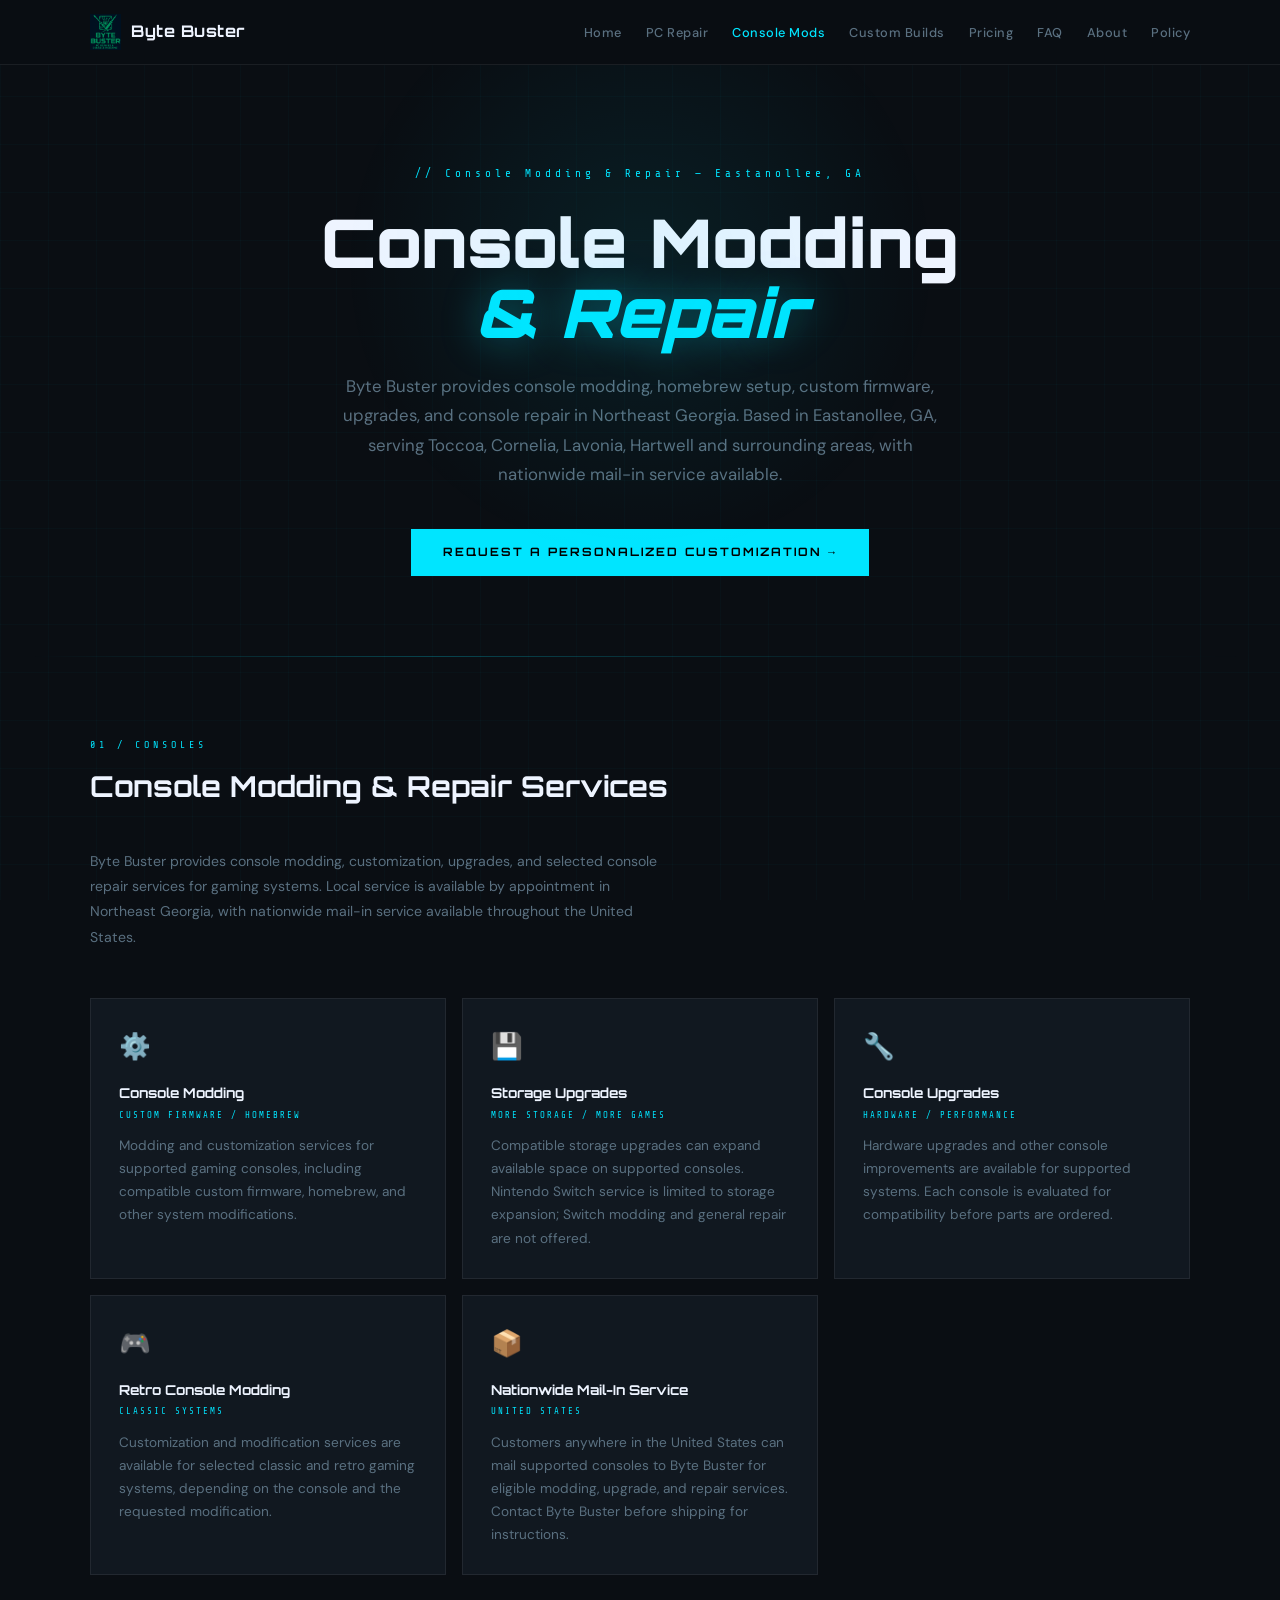
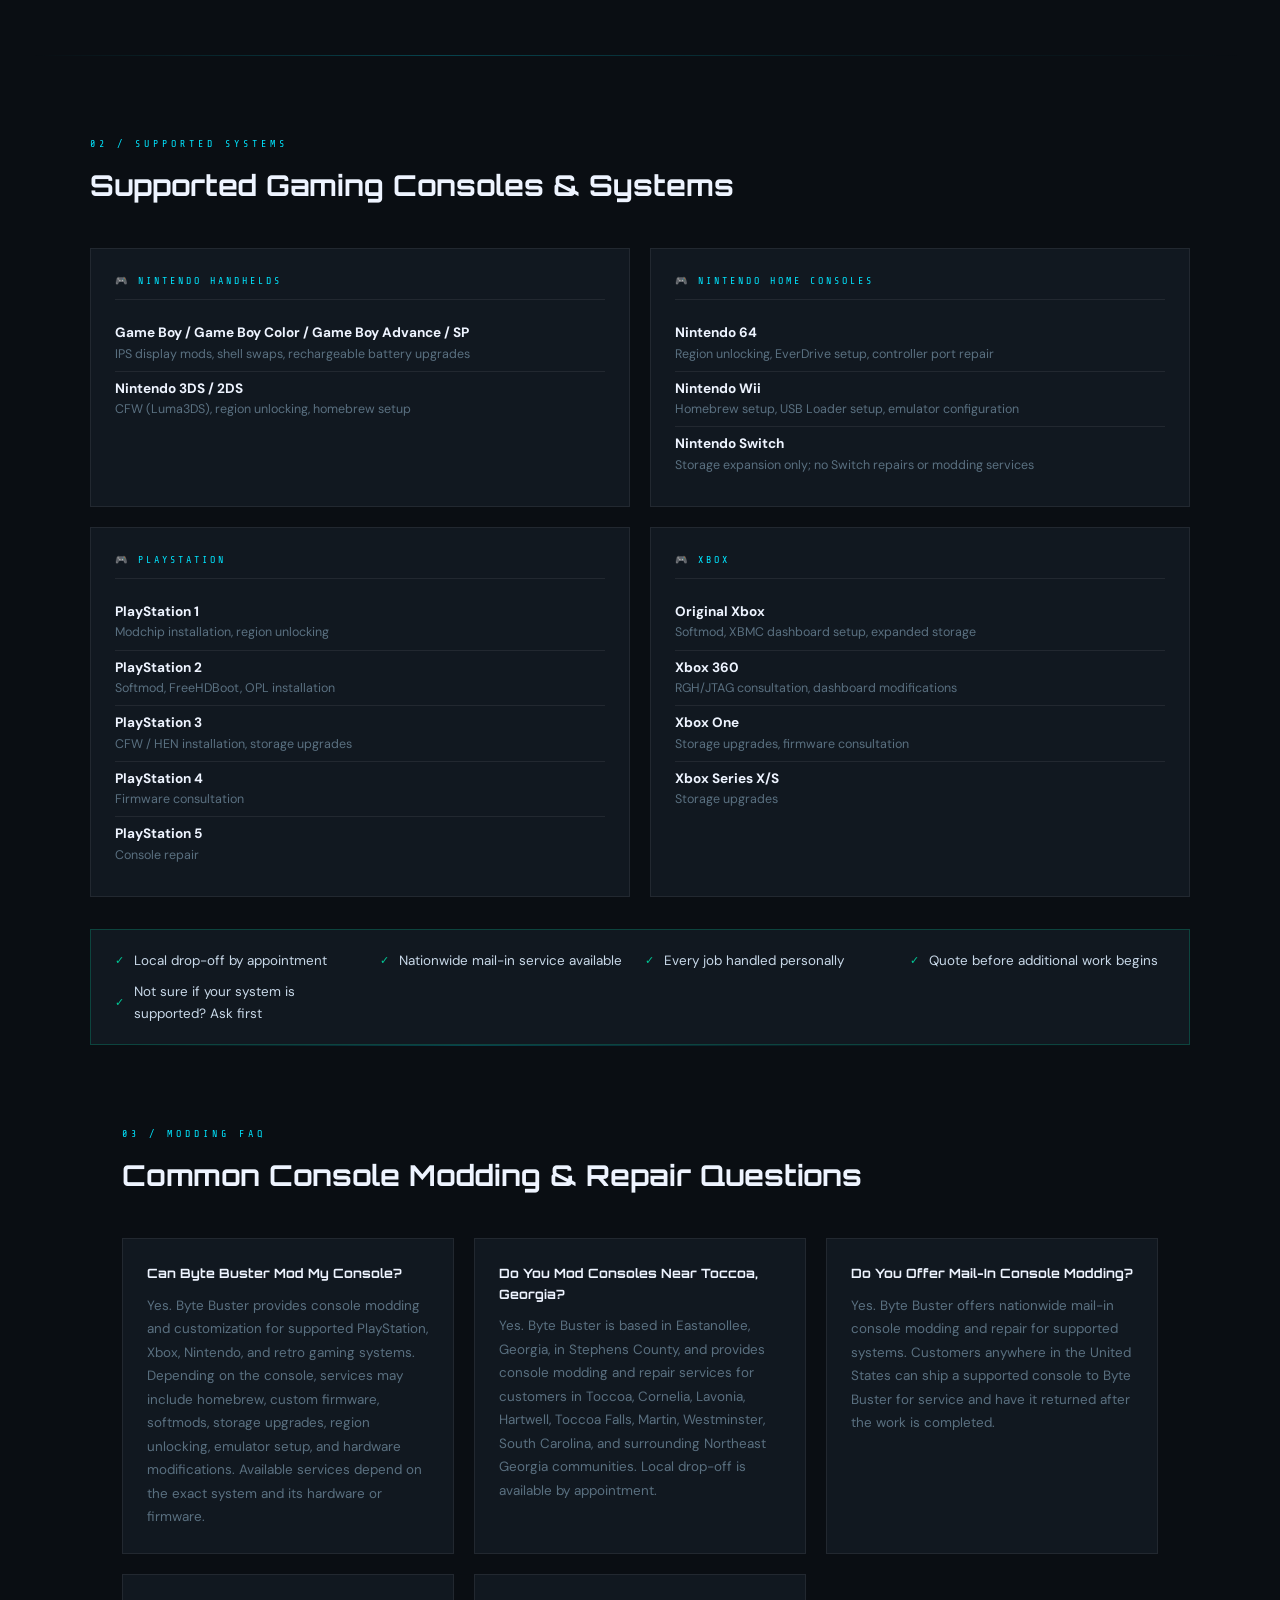
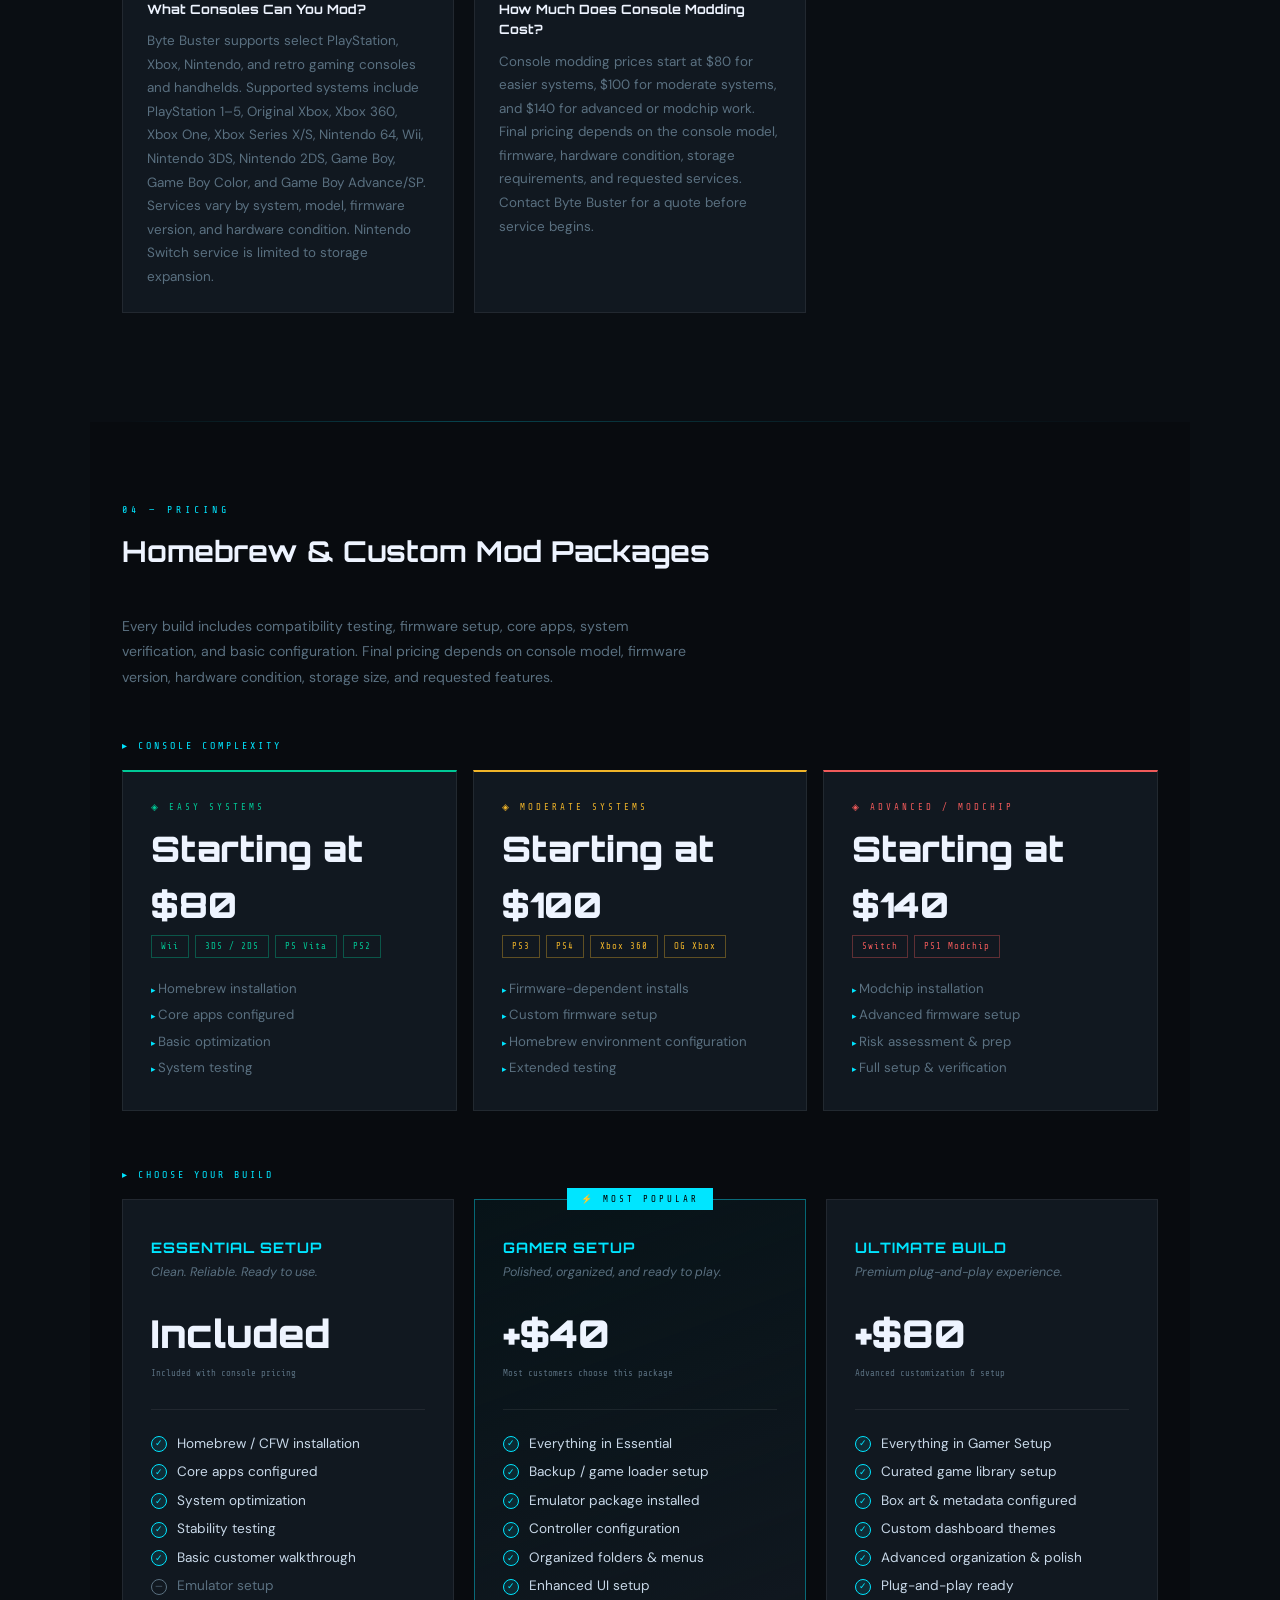
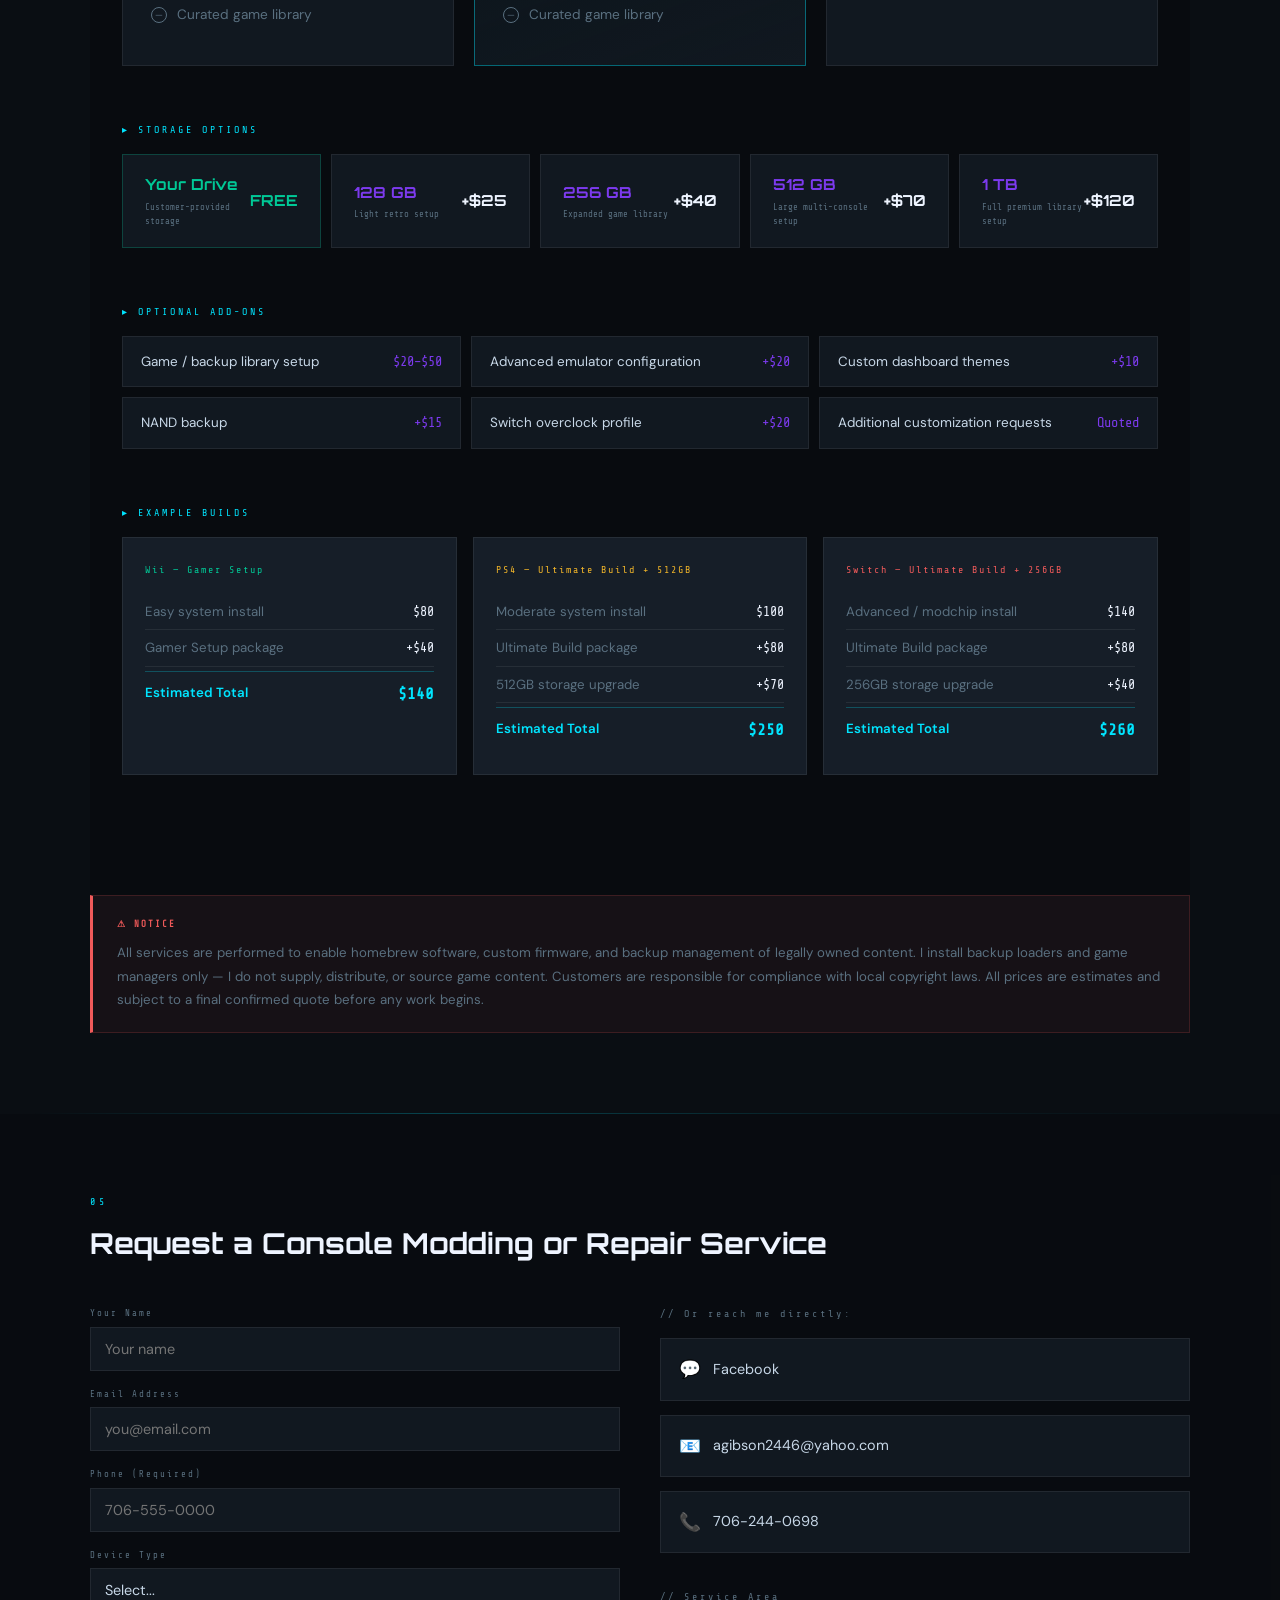
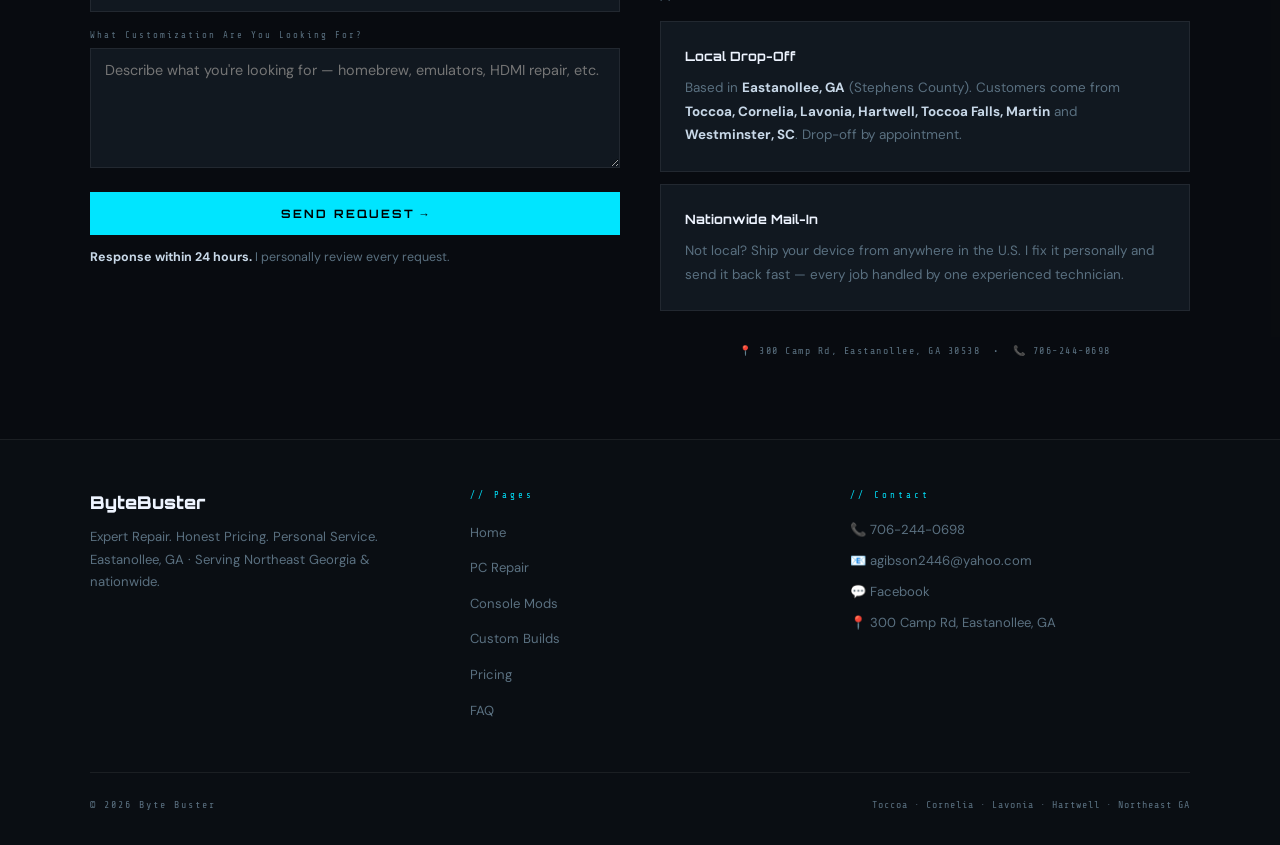
<file: console-modding.html>
<!DOCTYPE html>
<html lang="en">
<head>
 <meta charset="UTF-8" />
<meta name="viewport" content="width=device-width, initial-scale=1.0" />

<title>Console Modding & Repair | Byte Buster | Georgia</title>

<meta name="description" content="Console modding, homebrew, custom firmware, HDMI repair, upgrades, and console customization by Byte Buster in Northeast Georgia. Local drop-off and nationwide mail-in service available." />

<link rel="canonical" href="https://bytebusterga.github.io/console-modding.html" />

<!-- Open Graph / Facebook -->
<meta property="og:type" content="website" />
<meta property="og:title" content="Console Modding & Repair | Byte Buster" />
<meta property="og:description" content="Console modding, homebrew, custom firmware, HDMI repair, upgrades, and console customization. Serving Northeast Georgia with nationwide mail-in service." />
<meta property="og:url" content="https://bytebusterga.github.io/console-modding.html" />
<meta property="og:site_name" content="Byte Buster" />
<meta property="og:image" content="https://bytebusterga.github.io/images/logo.png" />

<!-- Search / Browser -->
<meta name="robots" content="index, follow, max-image-preview:large" />

<link rel="preconnect" href="https://fonts.googleapis.com">
  <link href="https://fonts.googleapis.com/css2?family=Orbitron:wght@400;700;900&family=Share+Tech+Mono&family=DM+Sans:ital,wght@0,300;0,400;0,500;1,400&display=swap" rel="stylesheet">
  <style>
    *, *::before, *::after { box-sizing: border-box; margin: 0; padding: 0; }

    :root {
      --bg: #0a0e13;
      --surface: #111820;
      --surface2: #161e28;
      --border: rgba(255,255,255,0.07);
      --accent: #00e5ff;
      --accent2: #7c3aed;
      --green: #00c896;
      --yellow: #f0b429;
      --red: #f05a5a;
      --text: #c8d8e8;
      --dim: #5a7080;
      --white: #eef4ff;
    }

    html { scroll-behavior: smooth; }

    body {
      background: var(--bg);
      color: var(--text);
      font-family: 'DM Sans', sans-serif;
      font-size: 16px;
      line-height: 1.6;
      overflow-x: hidden;
    }

    body::before {
      content: '';
      position: fixed; inset: 0;
      background-image:
        linear-gradient(rgba(0,229,255,0.025) 1px, transparent 1px),
        linear-gradient(90deg, rgba(0,229,255,0.025) 1px, transparent 1px);
      background-size: 48px 48px;
      pointer-events: none;
      z-index: 0;
    }

    /* NAV */
    nav {
      position: sticky; top: 0; z-index: 100;
      background: rgba(10,14,19,0.92);
      backdrop-filter: blur(12px);
      border-bottom: 1px solid var(--border);
      padding: 0 32px;
    }

    .nav-inner {
      max-width: 1100px; margin: 0 auto;
      display: flex; align-items: center; justify-content: space-between;
      height: 64px;
    }

    .nav-logo {
      display: flex; align-items: center; gap: 10px;
      text-decoration: none;
    }

    .nav-logo img { height: 36px; width: auto; }

    .nav-logo span {
      font-family: 'Orbitron', monospace;
      font-size: 1rem; font-weight: 700;
      color: var(--white); letter-spacing: 0.5px;
    }

    .nav-links {
      display: flex; align-items: center; gap: 24px;
      list-style: none;
    }

    .nav-links a {
      font-size: 0.8rem; font-weight: 500;
      letter-spacing: 0.5px; color: var(--dim);
      text-decoration: none; transition: color 0.2s;
    }

    .nav-links a:hover, .nav-links a.active { color: var(--accent); }

    /* HERO */
    .hero {
      position: relative; z-index: 1;
      padding: 100px 32px 80px;
      text-align: center; overflow: hidden;
    }

    .hero::after {
      content: '';
      position: absolute;
      top: -100px; left: 50%; transform: translateX(-50%);
      width: 600px; height: 600px;
      background: radial-gradient(circle, rgba(0,229,255,0.08) 0%, transparent 70%);
      pointer-events: none;
    }

    .hero-eyebrow {
      font-family: 'Share Tech Mono', monospace;
      font-size: 11px; letter-spacing: 4px;
      color: var(--accent); margin-bottom: 24px; display: block;
    }

    h1 {
      font-family: 'Orbitron', monospace;
      font-size: clamp(2.4rem, 6vw, 4.2rem);
      font-weight: 900; line-height: 1.05;
      color: var(--white); margin-bottom: 24px;
    }

    h1 em {
      font-style: italic; color: var(--accent);
      text-shadow: 0 0 40px rgba(0,229,255,0.35);
    }

    .hero-sub {
      max-width: 600px; margin: 0 auto 40px;
      font-size: 1.05rem; color: var(--dim); line-height: 1.75;
    }

    .btn {
      display: inline-block;
      font-family: 'Orbitron', monospace;
      font-size: 0.72rem; font-weight: 700;
      letter-spacing: 2px; text-transform: uppercase;
      padding: 14px 32px; text-decoration: none;
      transition: all 0.25s;
    }

    .btn-primary { background: var(--accent); color: #000; }
    .btn-primary:hover { background: #fff; box-shadow: 0 0 32px rgba(0,229,255,0.4); }

    /* SECTIONS */
    .section { position: relative; z-index: 1; padding: 80px 32px; }
    .section-inner { max-width: 1100px; margin: 0 auto; }

    .section-eyebrow {
      font-family: 'Share Tech Mono', monospace;
      font-size: 10px; letter-spacing: 4px;
      color: var(--accent); margin-bottom: 10px;
    }

    .section-title {
      font-family: 'Orbitron', monospace;
      font-size: clamp(1.3rem, 3vw, 1.8rem);
      font-weight: 700; color: var(--white); margin-bottom: 40px;
    }

    .divider {
      height: 1px;
      background: linear-gradient(90deg, transparent, var(--accent), rgba(0,229,255,0.3), transparent);
      opacity: 0.25; margin: 0 32px;
    }

    /* SERVICES GRID */
    .services-grid {
      display: grid;
      grid-template-columns: repeat(auto-fill, minmax(280px, 1fr));
      gap: 16px;
    }

    .service-card {
      background: var(--surface);
      border: 1px solid var(--border);
      padding: 28px; transition: all 0.3s;
      position: relative; overflow: hidden;
    }

    .service-card::before {
      content: '';
      position: absolute; top: 0; left: 0; right: 0; height: 2px;
      background: linear-gradient(90deg, var(--accent), var(--accent2));
      opacity: 0; transition: opacity 0.3s;
    }

    .service-card:hover { border-color: rgba(0,229,255,0.25); transform: translateY(-3px); }
    .service-card:hover::before { opacity: 1; }

    .service-icon { font-size: 1.6rem; margin-bottom: 14px; }

    .service-name {
      font-family: 'Orbitron', monospace;
      font-size: 0.85rem; font-weight: 700;
      color: var(--white); margin-bottom: 4px;
    }

    .service-badge {
      font-family: 'Share Tech Mono', monospace;
      font-size: 9px; letter-spacing: 2px;
      color: var(--accent); margin-bottom: 12px; display: block;
    }

    .service-desc { font-size: 0.85rem; color: var(--dim); line-height: 1.7; }

    /* SUPPORTED SYSTEMS GRID */
    .systems-grid {
      display: grid;
      grid-template-columns: repeat(2, 1fr);
      gap: 20px;
      margin-bottom: 32px;
    } 

    .system-group {
      background: var(--surface);
      border: 1px solid var(--border);
      padding: 24px;
    }

    .system-group-title {
      font-family: 'Share Tech Mono', monospace;
      font-size: 10px; letter-spacing: 3px;
      color: var(--accent); margin-bottom: 16px;
      padding-bottom: 10px; border-bottom: 1px solid var(--border);
    }

    .system-list { list-style: none; }

    .system-list li {
      font-size: 0.84rem; color: var(--text);
      padding: 7px 0; border-bottom: 1px solid var(--border);
      line-height: 1.5;
    }

    .system-list li:last-child { border-bottom: none; }

    .system-list li strong {
      color: var(--white); display: block; font-size: 0.85rem;
    }

    .system-list li span {
      color: var(--dim); font-size: 0.78rem;
    }

    .systems-all-badge {
      background: var(--surface);
      border: 1px solid rgba(0,200,150,0.25);
      padding: 20px 24px;
      display: grid;
      grid-template-columns: repeat(auto-fit, minmax(220px, 1fr));
      gap: 10px;
    }

    .systems-all-item {
      display: flex; align-items: center; gap: 10px;
      font-size: 0.84rem; color: var(--text);
    }

    .systems-all-item::before {
      content: '✓';
      color: var(--green);
      font-family: 'Share Tech Mono', monospace;
      font-size: 11px; flex-shrink: 0;
    }
    @media (max-width: 640px) {
     .systems-grid {
     grid-template-columns: 1fr;
    }
   }
   
    /* ── PRICING SECTION ── */
    .pricing-section { background: rgba(0,0,0,0.2); }

    .pricing-intro {
      font-size: 0.88rem; color: var(--dim);
      max-width: 580px; line-height: 1.8; margin-bottom: 48px;
    }

    .step-label {
      font-family: 'Share Tech Mono', monospace;
      font-size: 10px; letter-spacing: 3px;
      color: var(--accent); margin-bottom: 16px; display: block;
    }

    /* Difficulty cards */
    .diff-grid {
      display: grid;
      grid-template-columns: repeat(auto-fit, minmax(280px, 1fr));
      gap: 16px; margin-bottom: 56px;
    }

    .diff-card {
      background: var(--surface);
      border: 1px solid var(--border);
      padding: 28px; position: relative;
      transition: all 0.3s; overflow: hidden;
    }

    .diff-card.easy  { border-top: 2px solid var(--green); }
    .diff-card.mod   { border-top: 2px solid var(--yellow); }
    .diff-card.hard  { border-top: 2px solid var(--red); }

    .diff-card:hover { transform: translateY(-3px); border-color: rgba(0,229,255,0.25); }
    .diff-card.easy:hover  { border-top-color: var(--green); }
    .diff-card.mod:hover   { border-top-color: var(--yellow); }
    .diff-card.hard:hover  { border-top-color: var(--red); }

    .diff-level {
      font-family: 'Share Tech Mono', monospace;
      font-size: 9px; letter-spacing: 3px; margin-bottom: 6px;
    }
    .easy .diff-level { color: var(--green); }
    .mod  .diff-level { color: var(--yellow); }
    .hard .diff-level { color: var(--red); }

    .diff-price {
      font-family: 'Orbitron', monospace;
      font-size: 2.2rem; font-weight: 900;
      color: var(--white); margin-bottom: 2px;
    }

    .diff-range {
      font-family: 'Share Tech Mono', monospace;
      font-size: 10px; color: var(--dim); margin-bottom: 18px;
    }

    .diff-tags { display: flex; flex-wrap: wrap; gap: 6px; margin-bottom: 18px; }

    .diff-tag {
      font-family: 'Share Tech Mono', monospace;
      font-size: 9px; letter-spacing: 1px;
      padding: 3px 9px; border: 1px solid;
    }
    .easy .diff-tag { color: var(--green);  border-color: rgba(0,200,150,0.35); }
    .mod  .diff-tag { color: var(--yellow); border-color: rgba(240,180,41,0.35); }
    .hard .diff-tag { color: var(--red);    border-color: rgba(240,90,90,0.35); }

    .diff-includes { list-style: none; font-size: 0.83rem; color: var(--dim); line-height: 2; }
    .diff-includes li::before { content: '▸ '; color: var(--accent); font-size: 9px; }

    /* Package cards */
    .pkg-grid {
      display: grid;
      grid-template-columns: repeat(auto-fit, minmax(290px, 1fr));
      gap: 20px; margin-bottom: 56px;
    }

    .pkg-card {
      background: var(--surface);
      border: 1px solid var(--border);
      padding: 36px 28px; position: relative;
      transition: all 0.3s;
    }

    .pkg-card.featured {
      border-color: rgba(0,229,255,0.4);
      background: linear-gradient(160deg, rgba(0,229,255,0.04), var(--surface));
    }

    .pkg-card:hover { transform: translateY(-4px); }
    .pkg-card.featured:hover { box-shadow: 0 16px 50px rgba(0,229,255,0.1); }

    .pkg-popular {
      position: absolute; top: -12px; left: 50%; transform: translateX(-50%);
      font-family: 'Share Tech Mono', monospace;
      font-size: 9px; letter-spacing: 3px;
      background: var(--accent); color: #000;
      padding: 4px 14px; white-space: nowrap;
    }

    .pkg-name {
      font-family: 'Orbitron', monospace;
      font-size: 0.9rem; font-weight: 700;
      color: var(--accent); margin-bottom: 4px; letter-spacing: 1px;
    }

    .pkg-tagline { font-size: 0.78rem; color: var(--dim); font-style: italic; margin-bottom: 20px; }

    .pkg-price {
      font-family: 'Orbitron', monospace;
      font-size: 2.4rem; font-weight: 900;
      color: var(--white); margin-bottom: 2px;
    }

    .pkg-range {
      font-family: 'Share Tech Mono', monospace;
      font-size: 9px; color: var(--dim); margin-bottom: 28px;
    }

    .pkg-features {
      list-style: none; font-size: 0.85rem; color: var(--text);
      border-top: 1px solid var(--border);
      padding-top: 20px; line-height: 2.1;
    }

    .pkg-features li { display: flex; align-items: center; gap: 10px; }
    .pkg-features li.off { color: var(--dim); }

    .chk {
      width: 16px; height: 16px; border-radius: 50%;
      border: 1px solid var(--accent);
      background: rgba(0,229,255,0.1);
      display: flex; align-items: center; justify-content: center;
      font-size: 9px; color: var(--accent); flex-shrink: 0;
    }
    .chk.off { border-color: var(--dim); background: transparent; color: var(--dim); }

    /* Storage */
    .storage-grid {
      display: grid;
      grid-template-columns: repeat(auto-fill, minmax(175px, 1fr));
      gap: 10px; margin-bottom: 56px;
    }

    .storage-card {
      background: var(--surface); border: 1px solid var(--border);
      padding: 18px 22px;
      display: flex; justify-content: space-between; align-items: center;
      transition: all 0.22s;
    }

    .storage-card:hover { border-color: rgba(0,229,255,0.3); background: rgba(0,229,255,0.03); }
    .storage-card.free { border-color: rgba(0,200,150,0.25); }

    .storage-size {
      font-family: 'Orbitron', monospace;
      font-size: 0.95rem; font-weight: 700; color: var(--accent2);
    }
    .storage-card.free .storage-size { color: var(--green); }

    .storage-note { font-family: 'Share Tech Mono', monospace; font-size: 9px; color: var(--dim); margin-top: 2px; }

    .storage-price {
      font-family: 'Orbitron', monospace;
      font-size: 0.95rem; font-weight: 700; color: var(--white);
    }
    .storage-card.free .storage-price { color: var(--green); }

    /* Add-ons */
 .addons-grid {
  display: grid;
  grid-template-columns: repeat(3, 1fr);
  gap: 10px;
  margin-bottom: 56px;
}

    .addon-item {
      background: var(--surface); border: 1px solid var(--border);
      padding: 14px 18px;
      display: flex; justify-content: space-between; align-items: center;
      font-size: 0.84rem; transition: all 0.2s;
    }

    .addon-item:hover { border-color: rgba(124,58,237,0.35); background: rgba(124,58,237,0.04); }
    .addon-name { color: var(--text); }
    .addon-price {
      font-family: 'Share Tech Mono', monospace;
      font-size: 0.85rem; color: var(--accent2);
      margin-left: 12px; white-space: nowrap;
    }

   @media (max-width: 700px) {
     .addons-grid {
     grid-template-columns: 1fr;
    }
  }
   
    /* Example quotes */
    .quotes-grid {
      display: grid;
      grid-template-columns: repeat(auto-fit, minmax(230px, 1fr));
      gap: 16px; margin-bottom: 40px;
    }

    .quote-card {
      background: var(--surface2);
      border: 1px solid var(--border);
      padding: 24px 22px;
    }

    .quote-console {
      font-family: 'Share Tech Mono', monospace;
      font-size: 10px; letter-spacing: 2px; margin-bottom: 16px;
    }

    .quote-row {
      display: flex; justify-content: space-between;
      font-size: 0.83rem; padding: 7px 0;
      border-bottom: 1px solid var(--border); gap: 12px;
    }

    .quote-row .label { color: var(--dim); }
    .quote-row .val { font-family: 'Share Tech Mono', monospace; color: var(--white); white-space: nowrap; }

    .quote-total {
      margin-top: 4px; border-bottom: none;
      border-top: 1px solid rgba(0,229,255,0.25); padding-top: 10px;
    }
    .quote-total .label { color: var(--accent); font-weight: 600; }
    .quote-total .val { color: var(--accent); font-size: 1rem; font-weight: 700; }

    .legal-note {
      background: rgba(240,90,90,0.05);
      border: 1px solid rgba(240,90,90,0.18);
      border-left: 3px solid var(--red);
      padding: 20px 24px;
      font-size: 0.83rem; color: var(--dim); line-height: 1.8;
    }

    .legal-note strong {
      font-family: 'Share Tech Mono', monospace;
      font-size: 9px; letter-spacing: 2px;
      color: var(--red); display: block; margin-bottom: 8px;
    }

    /* FORM */
    .form-section { background: rgba(0,0,0,0.15); }

    .contact-grid {
      display: grid;
      grid-template-columns: 1fr 1fr;
      gap: 40px; align-items: start;
    }

    .form-group { margin-bottom: 16px; }

    label {
      font-family: 'Share Tech Mono', monospace;
      font-size: 9px; letter-spacing: 2px;
      color: var(--dim); display: block; margin-bottom: 6px;
    }

    input, select, textarea {
      width: 100%;
      background: var(--surface);
      border: 1px solid var(--border);
      color: var(--text);
      font-family: 'DM Sans', sans-serif;
      font-size: 0.9rem; padding: 12px 14px;
      outline: none; transition: border-color 0.2s; appearance: none;
    }

    input:focus, select:focus, textarea:focus { border-color: rgba(0,229,255,0.4); }
    textarea { resize: vertical; min-height: 120px; }
    select option { background: var(--surface); }

    .direct-contact { display: flex; flex-direction: column; gap: 14px; }

    .contact-link {
      display: flex; align-items: center; gap: 12px;
      text-decoration: none; color: var(--text); font-size: 0.9rem;
      padding: 16px 18px;
      background: var(--surface); border: 1px solid var(--border);
      transition: all 0.22s;
    }

    .contact-link:hover { border-color: rgba(0,229,255,0.3); color: var(--accent); }
    .contact-link .icon { font-size: 1.1rem; }

    /* SERVICE AREA */
    .area-grid {
      display: grid;
      grid-template-columns: repeat(auto-fit, minmax(260px, 1fr));
      gap: 20px; margin-bottom: 28px;
    }

    .area-card {
      background: var(--surface);
      border: 1px solid var(--border);
      padding: 24px;
    }

    .area-card-title {
      font-family: 'Orbitron', monospace;
      font-size: 0.8rem; font-weight: 700;
      color: var(--white); margin-bottom: 10px;
    }

    .area-card p { font-size: 0.84rem; color: var(--dim); line-height: 1.75; }
    .area-card p strong { color: var(--text); }

    .area-address {
      font-family: 'Share Tech Mono', monospace;
      font-size: 10px; letter-spacing: 1.5px;
      color: var(--dim); text-align: center; padding: 16px 0 0;
    }

    #modding-questions .area-grid {
      grid-template-columns: repeat(3, 1fr);
    }
   
    /* FOOTER */
    footer {
      position: relative; z-index: 1;
      border-top: 1px solid var(--border);
      padding: 48px 32px 32px;
    }

    .footer-inner {
      max-width: 1100px; margin: 0 auto;
      display: grid;
      grid-template-columns: 1fr 1fr 1fr;
      gap: 40px; margin-bottom: 40px;
    }

    .footer-brand .footer-logo {
      font-family: 'Orbitron', monospace;
      font-size: 1.1rem; font-weight: 900;
      color: var(--white); margin-bottom: 10px;
    }

    .footer-brand p {
      font-size: 0.82rem; color: var(--dim); line-height: 1.7;
    }

    .footer-col-title {
      font-family: 'Share Tech Mono', monospace;
      font-size: 9px; letter-spacing: 3px;
      color: var(--accent); margin-bottom: 16px;
    }

    .footer-links { list-style: none; }
    .footer-links li { margin-bottom: 10px; }
    .footer-links a {
      font-size: 0.82rem; color: var(--dim);
      text-decoration: none; transition: color 0.2s;
    }
    .footer-links a:hover { color: var(--accent); }

    .footer-contact-links { display: flex; flex-direction: column; gap: 10px; }
    .footer-contact-links a {
      font-size: 0.82rem; color: var(--dim);
      text-decoration: none; transition: color 0.2s;
    }
    .footer-contact-links a:hover { color: var(--accent); }

    .footer-bottom {
      max-width: 1100px; margin: 0 auto;
      border-top: 1px solid var(--border);
      padding-top: 24px;
      display: flex; justify-content: space-between; align-items: center;
      flex-wrap: wrap; gap: 10px;
    }

    .footer-copy {
      font-family: 'Share Tech Mono', monospace;
      font-size: 10px; letter-spacing: 2px; color: var(--dim);
    }

    .footer-tagline {
      font-family: 'Share Tech Mono', monospace;
      font-size: 10px; letter-spacing: 1px; color: var(--dim);
    }

    /* ANIMATIONS */
    @keyframes fadeUp {
      from { opacity: 0; transform: translateY(18px); }
      to   { opacity: 1; transform: translateY(0); }
    }

    .hero > * { animation: fadeUp 0.6s ease both; }
    .hero .hero-eyebrow { animation-delay: 0.05s; }
    .hero h1            { animation-delay: 0.15s; }
    .hero .hero-sub     { animation-delay: 0.25s; }
    .hero .btn          { animation-delay: 0.35s; }

    @media (max-width: 700px) {
      .contact-grid { grid-template-columns: 1fr; }
      .nav-links { display: none; }
      .footer-inner { grid-template-columns: 1fr; gap: 28px; }
      .footer-bottom { flex-direction: column; text-align: center; }
    }
  </style>
  <script type="application/ld+json">
{
  "@context": "https://schema.org",
  "@graph": [
    {
      "@type": "LocalBusiness",
      "@id": "https://bytebusterga.github.io/#business",
      "name": "Byte Buster",
      "url": "https://bytebusterga.github.io/console-modding.html",
      "telephone": "+1-706-244-0698",
   "sameAs": [
  "https://www.facebook.com/bytebustertech",
  "https://www.facebook.com/profile.php?id=61576712042698"
],
"geo": {
  "@type": "GeoCoordinates",
  "latitude": 34.5037,
  "longitude": -83.2424
},
"openingHoursSpecification": {
  "@type": "OpeningHoursSpecification",
  "dayOfWeek": ["Monday","Tuesday","Wednesday","Thursday","Friday"],
  "opens": "07:00",
  "closes": "17:30"
},
"aggregateRating": {
  "@type": "AggregateRating",
  "ratingValue": "5.0",
  "reviewCount": "3"
},
      "image": "https://bytebusterga.github.io/images/logo.png",
      "address": {
        "@type": "PostalAddress",
        "streetAddress": "300 Camp Rd",
        "addressLocality": "Eastanollee",
        "addressRegion": "GA",
        "postalCode": "30538",
        "addressCountry": "US"
      },
      "areaServed": [
        "Eastanollee, GA",
        "Toccoa, GA",
        "Cornelia, GA",
        "Lavonia, GA",
        "Hartwell, GA",
        "Toccoa Falls, GA",
        "Martin, GA",
        "Westminster, SC",
        "United States"
      ],
      "sameAs": [
        "https://www.facebook.com/bytebustertech"
      ]
    },
    {
      "@type": "Service",
      "@id": "https://bytebusterga.github.io/console-modding.html#service",
      "name": "Console Modding & Repair",
      "serviceType": "Console Modding and Repair",
      "provider": {
        "@id": "https://bytebusterga.github.io/#business"
      },
      "areaServed": {
        "@type": "Country",
        "name": "United States"
      },
      "description": "Console modding, homebrew setup, custom firmware, console upgrades, HDMI repair, and gaming console customization with local appointment drop-off in Northeast Georgia and nationwide mail-in service."
    }
  ]
}
</script>
</head>
<body>

<!-- NAV -->
<nav>
  <div class="nav-inner">
    <a href="https://bytebusterga.github.io/index.html" class="nav-logo">
      <img src="https://bytebusterga.github.io/images/logo.png" alt="Byte Buster">
      <span>Byte Buster</span>
    </a>
    <ul class="nav-links">
      <li><a href="https://bytebusterga.github.io/index.html">Home</a></li>
      <li><a href="https://bytebusterga.github.io/pc-repair.html">PC Repair</a></li>
      <li><a href="https://bytebusterga.github.io/console-modding.html" class="active">Console Mods</a></li>
      <li><a href="https://bytebusterga.github.io/custom-pc-builds.html">Custom Builds</a></li>
      <li><a href="https://bytebusterga.github.io/pricing.html">Pricing</a></li>
      <li><a href="https://bytebusterga.github.io/faq.html">FAQ</a></li>
      <li><a href="https://bytebusterga.github.io/about.html">About</a></li>
      <li><a href="https://bytebusterga.github.io/policy.html">Policy</a></li>
    </ul>
  </div>
</nav>

<!-- HERO -->
<section class="hero">
  <span class="hero-eyebrow">// Console Modding & Repair — Eastanollee, GA</span>
 <h1>Console Modding<br><em>& Repair</em></h1>
  <p class="hero-sub">
  Byte Buster provides console modding, homebrew setup, custom firmware, upgrades, and console repair in Northeast Georgia. Based in Eastanollee, GA, serving Toccoa, Cornelia, Lavonia, Hartwell and surrounding areas, with nationwide mail-in service available.
</p>
  <a href="#contact" class="btn btn-primary">Request a Personalized Customization →</a>
</section>

<div class="divider"></div>

<!-- 01 CONSOLE MODDING SERVICES -->
<section class="section" id="services">
  <div class="section-inner">

    <div class="section-eyebrow">01 / CONSOLES</div>
    <div class="section-title">Console Modding &amp; Repair Services</div>

    <p class="pricing-intro">
      Byte Buster provides console modding, customization, upgrades, and selected
      console repair services for gaming systems. Local service is available by
      appointment in Northeast Georgia, with nationwide mail-in service available
      throughout the United States.
    </p>

    <div class="services-grid">

      <div class="service-card">
        <div class="service-icon">⚙️</div>
        <div class="service-name">Console Modding</div>
        <span class="service-badge">CUSTOM FIRMWARE / HOMEBREW</span>
        <p class="service-desc">
          Modding and customization services for supported gaming consoles,
          including compatible custom firmware, homebrew, and other system
          modifications.
        </p>
      </div>

      <div class="service-card">
        <div class="service-icon">💾</div>
        <div class="service-name">Storage Upgrades</div>
        <span class="service-badge">MORE STORAGE / MORE GAMES</span>
        <p class="service-desc">
          Compatible storage upgrades can expand available space on supported
          consoles. Nintendo Switch service is limited to storage expansion;
          Switch modding and general repair are not offered.
        </p>
      </div>

            <div class="service-card">
        <div class="service-icon">🔧</div>
        <div class="service-name">Console Upgrades</div>
        <span class="service-badge">HARDWARE / PERFORMANCE</span>
        <p class="service-desc">
          Hardware upgrades and other console improvements are available for
          supported systems. Each console is evaluated for compatibility before
          parts are ordered.
        </p>
      </div>

      <div class="service-card">
        <div class="service-icon">🎮</div>
        <div class="service-name">Retro Console Modding</div>
        <span class="service-badge">CLASSIC SYSTEMS</span>
        <p class="service-desc">
          Customization and modification services are available for selected
          classic and retro gaming systems, depending on the console and the
          requested modification.
        </p>
      </div>

      <div class="service-card">
        <div class="service-icon">📦</div>
        <div class="service-name">Nationwide Mail-In Service</div>
        <span class="service-badge">UNITED STATES</span>
        <p class="service-desc">
          Customers anywhere in the United States can mail supported consoles
          to Byte Buster for eligible modding, upgrade, and repair services.
          Contact Byte Buster before shipping for instructions.
        </p>
      </div>

    </div>

  </div>
</section>

<div class="divider"></div>

<!-- 02 SUPPORTED SYSTEMS -->
<section class="section">
  <div class="section-inner">
    <div class="section-eyebrow">02 / SUPPORTED SYSTEMS</div>
    <div class="section-title">Supported Gaming Consoles &amp; Systems</div>
    <div class="systems-grid">
  <div class="system-group">
    <div class="system-group-title">🎮 NINTENDO HANDHELDS</div>
    <ul class="system-list">
      <li><strong>Game Boy / Game Boy Color / Game Boy Advance / SP</strong><span>IPS display mods, shell swaps, rechargeable battery upgrades</span></li>
      <li><strong>Nintendo 3DS / 2DS</strong><span>CFW (Luma3DS), region unlocking, homebrew setup</span></li>
    </ul>
  </div>

  <div class="system-group">
    <div class="system-group-title">🎮 NINTENDO HOME CONSOLES</div>
    <ul class="system-list">
      <li><strong>Nintendo 64</strong><span>Region unlocking, EverDrive setup, controller port repair</span></li>
      <li><strong>Nintendo Wii</strong><span>Homebrew setup, USB Loader setup, emulator configuration</span></li>
      <li><strong>Nintendo Switch</strong><span>Storage expansion only; no Switch repairs or modding services</span></li>
    </ul>
  </div>

  <div class="system-group">
    <div class="system-group-title">🎮 PLAYSTATION</div>
    <ul class="system-list">
      <li><strong>PlayStation 1</strong><span>Modchip installation, region unlocking</span></li>
      <li><strong>PlayStation 2</strong><span>Softmod, FreeHDBoot, OPL installation</span></li>
      <li><strong>PlayStation 3</strong><span>CFW / HEN installation, storage upgrades</span></li>
      <li><strong>PlayStation 4</strong><span>Firmware consultation</span></li>
      <li><strong>PlayStation 5</strong><span>Console repair</span></li>
    </ul>
  </div>

  <div class="system-group">
    <div class="system-group-title">🎮 XBOX</div>
    <ul class="system-list">
      <li><strong>Original Xbox</strong><span>Softmod, XBMC dashboard setup, expanded storage</span></li>
      <li><strong>Xbox 360</strong><span>RGH/JTAG consultation, dashboard modifications</span></li>
      <li><strong>Xbox One</strong><span>Storage upgrades, firmware consultation</span></li>
      <li><strong>Xbox Series X/S</strong><span>Storage upgrades</span></li>
    </ul>
  </div>
</div>

<div class="systems-all-badge">
  <div class="systems-all-item">Local drop-off by appointment</div>
  <div class="systems-all-item">Nationwide mail-in service available</div>
  <div class="systems-all-item">Every job handled personally</div>
  <div class="systems-all-item">Quote before additional work begins</div>
  <div class="systems-all-item">Not sure if your system is supported? Ask first</div>
</div>

<div class="divider"></div>

<!-- CONSOLE MODDING FAQ -->
<section class="section" id="modding-questions">
  <div class="section-inner">
    <div class="section-eyebrow">03 / MODDING FAQ</div>
    <div class="section-title">Common Console Modding &amp; Repair Questions</div>

    <div class="area-grid">

      <div class="area-card">
        <div class="area-card-title">Can Byte Buster Mod My Console?</div>
        <p>
          Yes. Byte Buster provides console modding and customization for supported
          PlayStation, Xbox, Nintendo, and retro gaming systems. Depending on the
          console, services may include homebrew, custom firmware, softmods, storage
          upgrades, region unlocking, emulator setup, and hardware modifications.
          Available services depend on the exact system and its hardware or firmware.
        </p>
      </div>

      <div class="area-card">
        <div class="area-card-title">Do You Mod Consoles Near Toccoa, Georgia?</div>
        <p>
          Yes. Byte Buster is based in Eastanollee, Georgia, in Stephens County,
          and provides console modding and repair services for customers in Toccoa,
          Cornelia, Lavonia, Hartwell, Toccoa Falls, Martin, Westminster, South
          Carolina, and surrounding Northeast Georgia communities. Local drop-off
          is available by appointment.
        </p>
      </div>

      <div class="area-card">
        <div class="area-card-title">Do You Offer Mail-In Console Modding?</div>
        <p>
          Yes. Byte Buster offers nationwide mail-in console modding and repair
          for supported systems. Customers anywhere in the United States can ship
          a supported console to Byte Buster for service and have it returned after
          the work is completed.
        </p>
      </div>

      <div class="area-card">
        <div class="area-card-title">What Consoles Can You Mod?</div>
        <p>
          Byte Buster supports select PlayStation, Xbox, Nintendo, and retro gaming
          consoles and handhelds. Supported systems include PlayStation 1–5,
          Original Xbox, Xbox 360, Xbox One, Xbox Series X/S, Nintendo 64, Wii,
          Nintendo 3DS, Nintendo 2DS, Game Boy, Game Boy Color, and Game Boy
          Advance/SP. Services vary by system, model, firmware version, and hardware
          condition. Nintendo Switch service is limited to storage expansion.
        </p>
      </div>

           <div class="area-card">
        <div class="area-card-title">How Much Does Console Modding Cost?</div>
        <p>
          Console modding prices start at $80 for easier systems, $100 for moderate
          systems, and $140 for advanced or modchip work. Final pricing depends on
          the console model, firmware, hardware condition, storage requirements,
          and requested services. Contact Byte Buster for a quote before service
          begins.
        </p>
      </div>

    </div>
  </div>
</section>

<div class="divider"></div> 

<!-- 04 PRICING -->
<section class="section pricing-section">
  <div class="section-inner">
    <div class="section-eyebrow">04 — PRICING</div>
    <div class="section-title">Homebrew &amp; Custom Mod Packages</div>

    <p class="pricing-intro">
      Every build includes compatibility testing, firmware setup, core apps, system verification, and basic configuration. Final pricing depends on console model, firmware version, hardware condition, storage size, and requested features.
    </p>

    <!-- Console Complexity -->
    <span class="step-label">▸ CONSOLE COMPLEXITY</span>

    <div class="diff-grid">
      <div class="diff-card easy">
        <div class="diff-level">◈ EASY SYSTEMS</div>
        <div class="diff-price">Starting at $80</div>

        <div class="diff-tags">
          <span class="diff-tag">Wii</span>
          <span class="diff-tag">3DS / 2DS</span>
          <span class="diff-tag">PS Vita</span>
          <span class="diff-tag">PS2</span>
        </div>

        <ul class="diff-includes">
          <li>Homebrew installation</li>
          <li>Core apps configured</li>
          <li>Basic optimization</li>
          <li>System testing</li>
        </ul>
      </div>

      <div class="diff-card mod">
        <div class="diff-level">◈ MODERATE SYSTEMS</div>
        <div class="diff-price">Starting at $100</div>

        <div class="diff-tags">
          <span class="diff-tag">PS3</span>
          <span class="diff-tag">PS4</span>
          <span class="diff-tag">Xbox 360</span>
          <span class="diff-tag">OG Xbox</span>
        </div>

        <ul class="diff-includes">
          <li>Firmware-dependent installs</li>
          <li>Custom firmware setup</li>
          <li>Homebrew environment configuration</li>
          <li>Extended testing</li>
        </ul>
      </div>

      <div class="diff-card hard">
        <div class="diff-level">◈ ADVANCED / MODCHIP</div>
        <div class="diff-price">Starting at $140</div>

        <div class="diff-tags">
          <span class="diff-tag">Switch</span>
          <span class="diff-tag">PS1 Modchip</span>
        </div>

        <ul class="diff-includes">
          <li>Modchip installation</li>
          <li>Advanced firmware setup</li>
          <li>Risk assessment &amp; prep</li>
          <li>Full setup &amp; verification</li>
        </ul>
      </div>
    </div>

    <!-- Packages -->
    <span class="step-label">▸ CHOOSE YOUR BUILD</span>

    <div class="pkg-grid">
      <div class="pkg-card">
        <div class="pkg-name">ESSENTIAL SETUP</div>
        <div class="pkg-tagline">Clean. Reliable. Ready to use.</div>
        <div class="pkg-price">Included</div>
        <div class="pkg-range">Included with console pricing</div>

        <ul class="pkg-features">
          <li><span class="chk">✓</span> Homebrew / CFW installation</li>
          <li><span class="chk">✓</span> Core apps configured</li>
          <li><span class="chk">✓</span> System optimization</li>
          <li><span class="chk">✓</span> Stability testing</li>
          <li><span class="chk">✓</span> Basic customer walkthrough</li>
          <li class="off"><span class="chk off">—</span> Emulator setup</li>
          <li class="off"><span class="chk off">—</span> Curated game library</li>
        </ul>
      </div>

      <div class="pkg-card featured">
        <div class="pkg-popular">⚡ MOST POPULAR</div>

        <div class="pkg-name">GAMER SETUP</div>
        <div class="pkg-tagline">Polished, organized, and ready to play.</div>
        <div class="pkg-price">+$40</div>
        <div class="pkg-range">Most customers choose this package</div>

        <ul class="pkg-features">
          <li><span class="chk">✓</span> Everything in Essential</li>
          <li><span class="chk">✓</span> Backup / game loader setup</li>
          <li><span class="chk">✓</span> Emulator package installed</li>
          <li><span class="chk">✓</span> Controller configuration</li>
          <li><span class="chk">✓</span> Organized folders &amp; menus</li>
          <li><span class="chk">✓</span> Enhanced UI setup</li>
          <li class="off"><span class="chk off">—</span> Curated game library</li>
        </ul>
      </div>

      <div class="pkg-card">
        <div class="pkg-name">ULTIMATE BUILD</div>
        <div class="pkg-tagline">Premium plug-and-play experience.</div>
        <div class="pkg-price">+$80</div>
        <div class="pkg-range">Advanced customization &amp; setup</div>

        <ul class="pkg-features">
          <li><span class="chk">✓</span> Everything in Gamer Setup</li>
          <li><span class="chk">✓</span> Curated game library setup</li>
          <li><span class="chk">✓</span> Box art &amp; metadata configured</li>
          <li><span class="chk">✓</span> Custom dashboard themes</li>
          <li><span class="chk">✓</span> Advanced organization &amp; polish</li>
          <li><span class="chk">✓</span> Plug-and-play ready</li>
        </ul>
      </div>
    </div>

    <!-- Storage -->
    <span class="step-label">▸ STORAGE OPTIONS</span>

    <div class="storage-grid">
      <div class="storage-card free">
        <div>
          <div class="storage-size">Your Drive</div>
          <div class="storage-note">Customer-provided storage</div>
        </div>

        <div class="storage-price">FREE</div>
      </div>

      <div class="storage-card">
        <div>
          <div class="storage-size">128 GB</div>
          <div class="storage-note">Light retro setup</div>
        </div>

        <div class="storage-price">+$25</div>
      </div>

      <div class="storage-card">
        <div>
          <div class="storage-size">256 GB</div>
          <div class="storage-note">Expanded game library</div>
        </div>

        <div class="storage-price">+$40</div>
      </div>

      <div class="storage-card">
        <div>
          <div class="storage-size">512 GB</div>
          <div class="storage-note">Large multi-console setup</div>
        </div>

        <div class="storage-price">+$70</div>
      </div>

      <div class="storage-card">
        <div>
          <div class="storage-size">1 TB</div>
          <div class="storage-note">Full premium library setup</div>
        </div>

        <div class="storage-price">+$120</div>
      </div>
    </div>

    <!-- Add-ons -->
    <span class="step-label">▸ OPTIONAL ADD-ONS</span>

    <div class="addons-grid">
      <div class="addon-item">
        <span class="addon-name">Game / backup library setup</span>
        <span class="addon-price">$20–$50</span>
      </div>

      <div class="addon-item">
        <span class="addon-name">Advanced emulator configuration</span>
        <span class="addon-price">+$20</span>
      </div>

      <div class="addon-item">
        <span class="addon-name">Custom dashboard themes</span>
        <span class="addon-price">+$10</span>
      </div>

      <div class="addon-item">
        <span class="addon-name">NAND backup</span>
        <span class="addon-price">+$15</span>
      </div>

      <div class="addon-item">
        <span class="addon-name">Switch overclock profile</span>
        <span class="addon-price">+$20</span>
      </div>

      <div class="addon-item">
        <span class="addon-name">Additional customization requests</span>
        <span class="addon-price">Quoted</span>
      </div>
    </div>

    <!-- Example Builds -->
    <span class="step-label">▸ EXAMPLE BUILDS</span>

    <div class="quotes-grid">
      <div class="quote-card">
        <div class="quote-console" style="color:var(--green);">
          Wii — Gamer Setup
        </div>

        <div class="quote-row">
          <span class="label">Easy system install</span>
          <span class="val">$80</span>
        </div>

        <div class="quote-row">
          <span class="label">Gamer Setup package</span>
          <span class="val">+$40</span>
        </div>

        <div class="quote-row quote-total">
          <span class="label">Estimated Total</span>
          <span class="val">$140</span>
        </div>
      </div>

      <div class="quote-card">
        <div class="quote-console" style="color:var(--yellow);">
          PS4 — Ultimate Build + 512GB
        </div>

        <div class="quote-row">
          <span class="label">Moderate system install</span>
          <span class="val">$100</span>
        </div>

        <div class="quote-row">
          <span class="label">Ultimate Build package</span>
          <span class="val">+$80</span>
        </div>

        <div class="quote-row">
          <span class="label">512GB storage upgrade</span>
          <span class="val">+$70</span>
        </div>

        <div class="quote-row quote-total">
          <span class="label">Estimated Total</span>
          <span class="val">$250</span>
        </div>
      </div>

      <div class="quote-card">
        <div class="quote-console" style="color:var(--red);">
          Switch — Ultimate Build + 256GB
        </div>

        <div class="quote-row">
          <span class="label">Advanced / modchip install</span>
          <span class="val">$140</span>
        </div>

        <div class="quote-row">
          <span class="label">Ultimate Build package</span>
          <span class="val">+$80</span>
        </div>

        <div class="quote-row">
          <span class="label">256GB storage upgrade</span>
          <span class="val">+$40</span>
        </div>

        <div class="quote-row quote-total">
          <span class="label">Estimated Total</span>
          <span class="val">$260</span>
        </div>
      </div>
    </div>

  </div>
</section>
    <!-- Legal -->
    <div class="legal-note">
      <strong>⚠ NOTICE</strong>
      All services are performed to enable homebrew software, custom firmware, and backup management of legally owned content. I install backup loaders and game managers only — I do not supply, distribute, or source game content. Customers are responsible for compliance with local copyright laws. All prices are estimates and subject to a final confirmed quote before any work begins.
    </div>

  </div>
</section>

<div class="divider"></div>

<!-- 05 REQUEST FORM -->
<section class="section form-section" id="contact">
  <div class="section-inner">
    <div class="section-eyebrow">05</div>
    <div class="section-title">Request a Console Modding or Repair Service</div>
    <div class="contact-grid">
      <div>
        <form action="https://formsubmit.co/agibson2446@yahoo.com" method="POST">
          <input type="hidden" name="_subject" value="New Console Mod Request | Byte Buster">
<input type="hidden" name="_captcha" value="true">
<input type="hidden" name="_template" value="table">
<input type="hidden" name="_next" value="https://bytebusterga.github.io">
<input type="text" name="_honey" style="display:none">
          <div class="form-group">
            <label for="name">Your Name</label>
            <input type="text" id="name" name="name" placeholder="Your name" required>
          </div>
          <div class="form-group">
            <label for="email">Email Address</label>
            <input type="email" id="email" name="email" placeholder="you@email.com" required>
          </div>
          <div class="form-group">
            <label for="phone">Phone (Required)</label>
            <input type="tel" id="phone" name="phone" placeholder="706-555-0000"required>
          </div>
          <div class="form-group">
            <label for="device">Device Type</label>
            <select id="device" name="device">
              <option value="">Select...</option>
              <optgroup label="PlayStation">
                <option>PS5</option><option>PS4</option><option>PS3</option>
                <option>PS2</option><option>PS1</option>
              </optgroup>
              <optgroup label="Xbox">
                <option>Xbox Series X/S</option><option>Xbox One</option>
                <option>Xbox 360</option><option>Original Xbox</option>
              </optgroup>
              <optgroup label="Nintendo">
                <option>Nintendo Switch</option><option>Nintendo Wii</option>
                <option>Nintendo 64</option><option>Nintendo 3DS / 2DS</option>
                <option>Game Boy / GBC / GBA SP</option>
              </optgroup>
              <option>Other</option>
            </select>
          </div>
          <div class="form-group">
            <label for="details">What Customization Are You Looking For?</label>
            <textarea id="details" name="details" placeholder="Describe what you're looking for — homebrew, emulators, HDMI repair, etc." required></textarea>
          </div>
          <button type="submit" class="btn btn-primary" style="width:100%; text-align:center; cursor:pointer; border:none;">Send Request →</button>
        </form>
        <p style="font-size:0.78rem; color:var(--dim); margin-top:12px; line-height:1.7;">
          <strong style="color:var(--text);">Response within 24 hours.</strong> I personally review every request.
        </p>
      </div>
      <div>
        <p style="font-family:'Share Tech Mono',monospace; font-size:10px; letter-spacing:3px; color:var(--dim); margin-bottom:16px;">// Or reach me directly:</p>
        <div class="direct-contact">
          <a href="https://www.facebook.com/bytebustertech" class="contact-link" target="_blank" rel="noopener">
            <span class="icon">💬</span> Facebook
          </a>
          <a href="mailto:agibson2446@yahoo.com" class="contact-link">
            <span class="icon">📧</span> agibson2446@yahoo.com
          </a>
          <a href="tel:7062440698" class="contact-link">
            <span class="icon">📞</span> 706-244-0698
          </a>
        </div>

        <div style="margin-top: 36px;">
          <p style="font-family:'Share Tech Mono',monospace; font-size:10px; letter-spacing:3px; color:var(--dim); margin-bottom:16px;">// Service Area</p>
          <div class="area-card" style="margin-bottom:12px;">
            <div class="area-card-title">Local Drop-Off</div>
            <p>Based in <strong>Eastanollee, GA</strong> (Stephens County). Customers come from <strong>Toccoa, Cornelia, Lavonia, Hartwell, Toccoa Falls, Martin</strong> and <strong>Westminster, SC</strong>. Drop-off by appointment.</p>
          </div>
          <div class="area-card">
            <div class="area-card-title">Nationwide Mail-In</div>
            <p>Not local? Ship your device from anywhere in the U.S. I fix it personally and send it back fast — every job handled by one experienced technician.</p>
          </div>
          <p class="area-address" style="margin-top:16px;">📍 300 Camp Rd, Eastanollee, GA 30538 &nbsp;•&nbsp; 📞 706-244-0698</p>
        </div>
      </div>
    </div>
  </div>
</section>

<!-- FOOTER -->
<footer>
  <div class="footer-inner">
    <div class="footer-brand">
      <div class="footer-logo">ByteBuster</div>
      <p>Expert Repair. Honest Pricing. Personal Service.<br>Eastanollee, GA · Serving Northeast Georgia &amp; nationwide.</p>
    </div>
    <div>
      <div class="footer-col-title">// Pages</div>
      <ul class="footer-links">
        <li><a href="https://bytebusterga.github.io/index.html">Home</a></li>
        <li><a href="https://bytebusterga.github.io/pc-repair.html">PC Repair</a></li>
        <li><a href="https://bytebusterga.github.io/console-modding.html">Console Mods</a></li>
        <li><a href="https://bytebusterga.github.io/custom-pc-builds.html">Custom Builds</a></li>
        <li><a href="https://bytebusterga.github.io/pricing.html">Pricing</a></li>
        <li><a href="https://bytebusterga.github.io/faq.html">FAQ</a></li>
      </ul>
    </div>
    <div>
      <div class="footer-col-title">// Contact</div>
      <div class="footer-contact-links">
        <a href="tel:7062440698">📞 706-244-0698</a>
        <a href="mailto:agibson2446@yahoo.com">📧 agibson2446@yahoo.com</a>
        <a href="https://www.facebook.com/bytebustertech" target="_blank" rel="noopener">💬 Facebook</a>
        <a href="https://www.google.com/maps/search/?api=1&query=300+Camp+Rd,+Eastanollee,+GA+30538" target="_blank" rel="noopener">📍 300 Camp Rd, Eastanollee, GA</a>
      </div>
    </div>
  </div>
  <div class="footer-bottom">
    <div class="footer-copy">© 2026 Byte Buster</div>
    <div class="footer-tagline">Toccoa · Cornelia · Lavonia · Hartwell · Northeast GA</div>
  </div>
</footer>

</body>
</html>
</file>
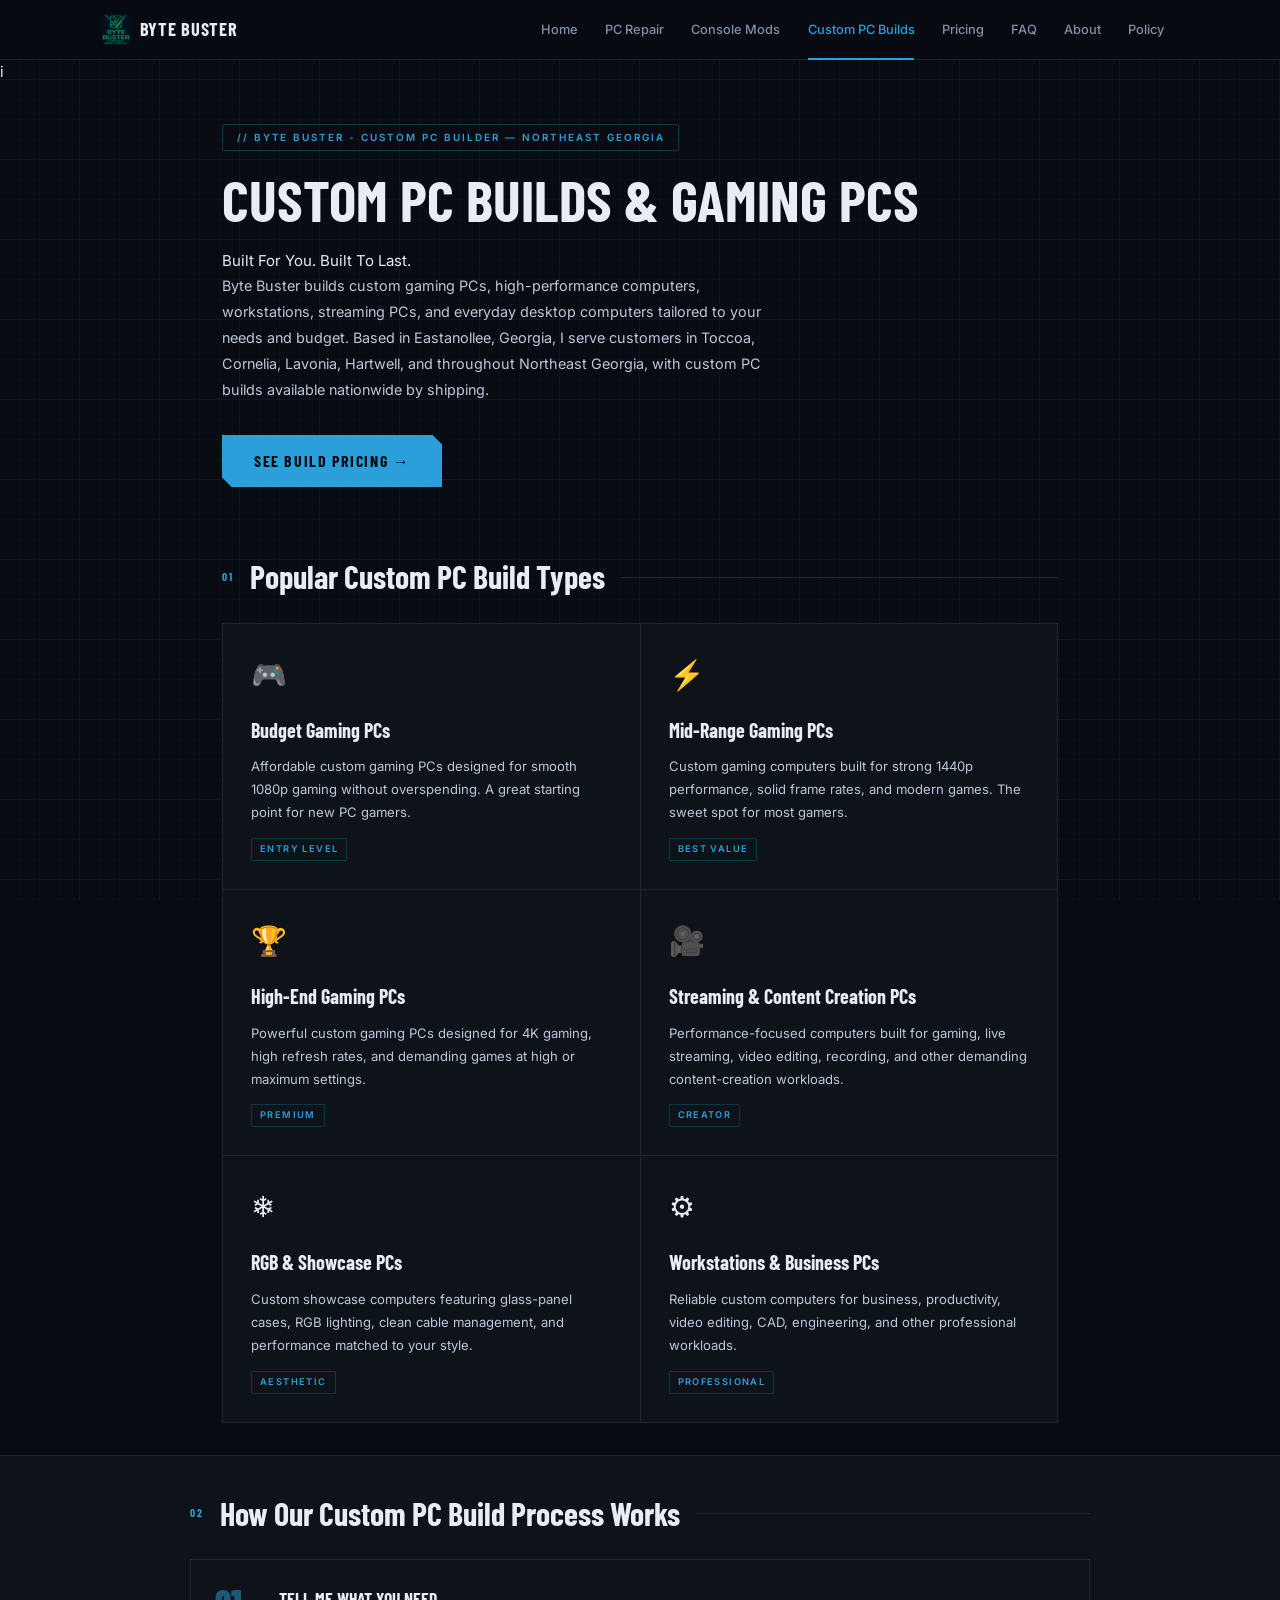
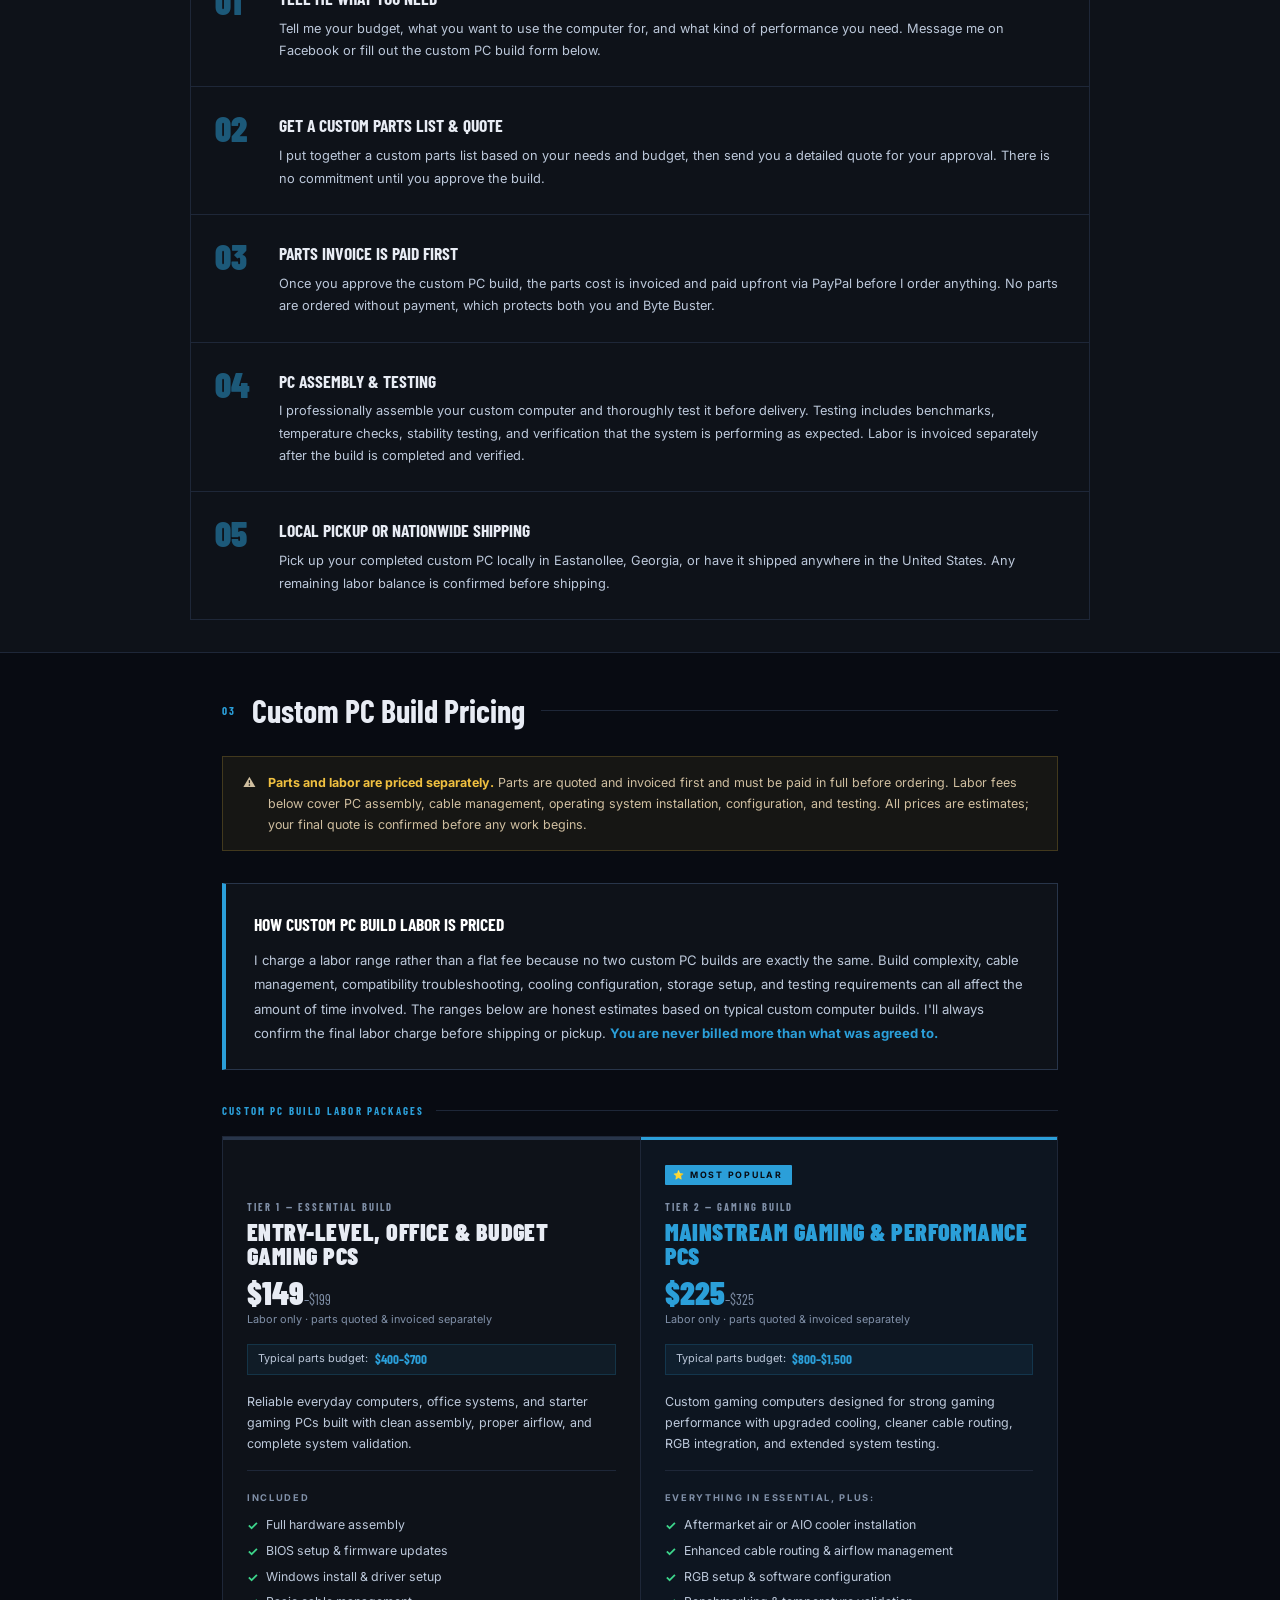
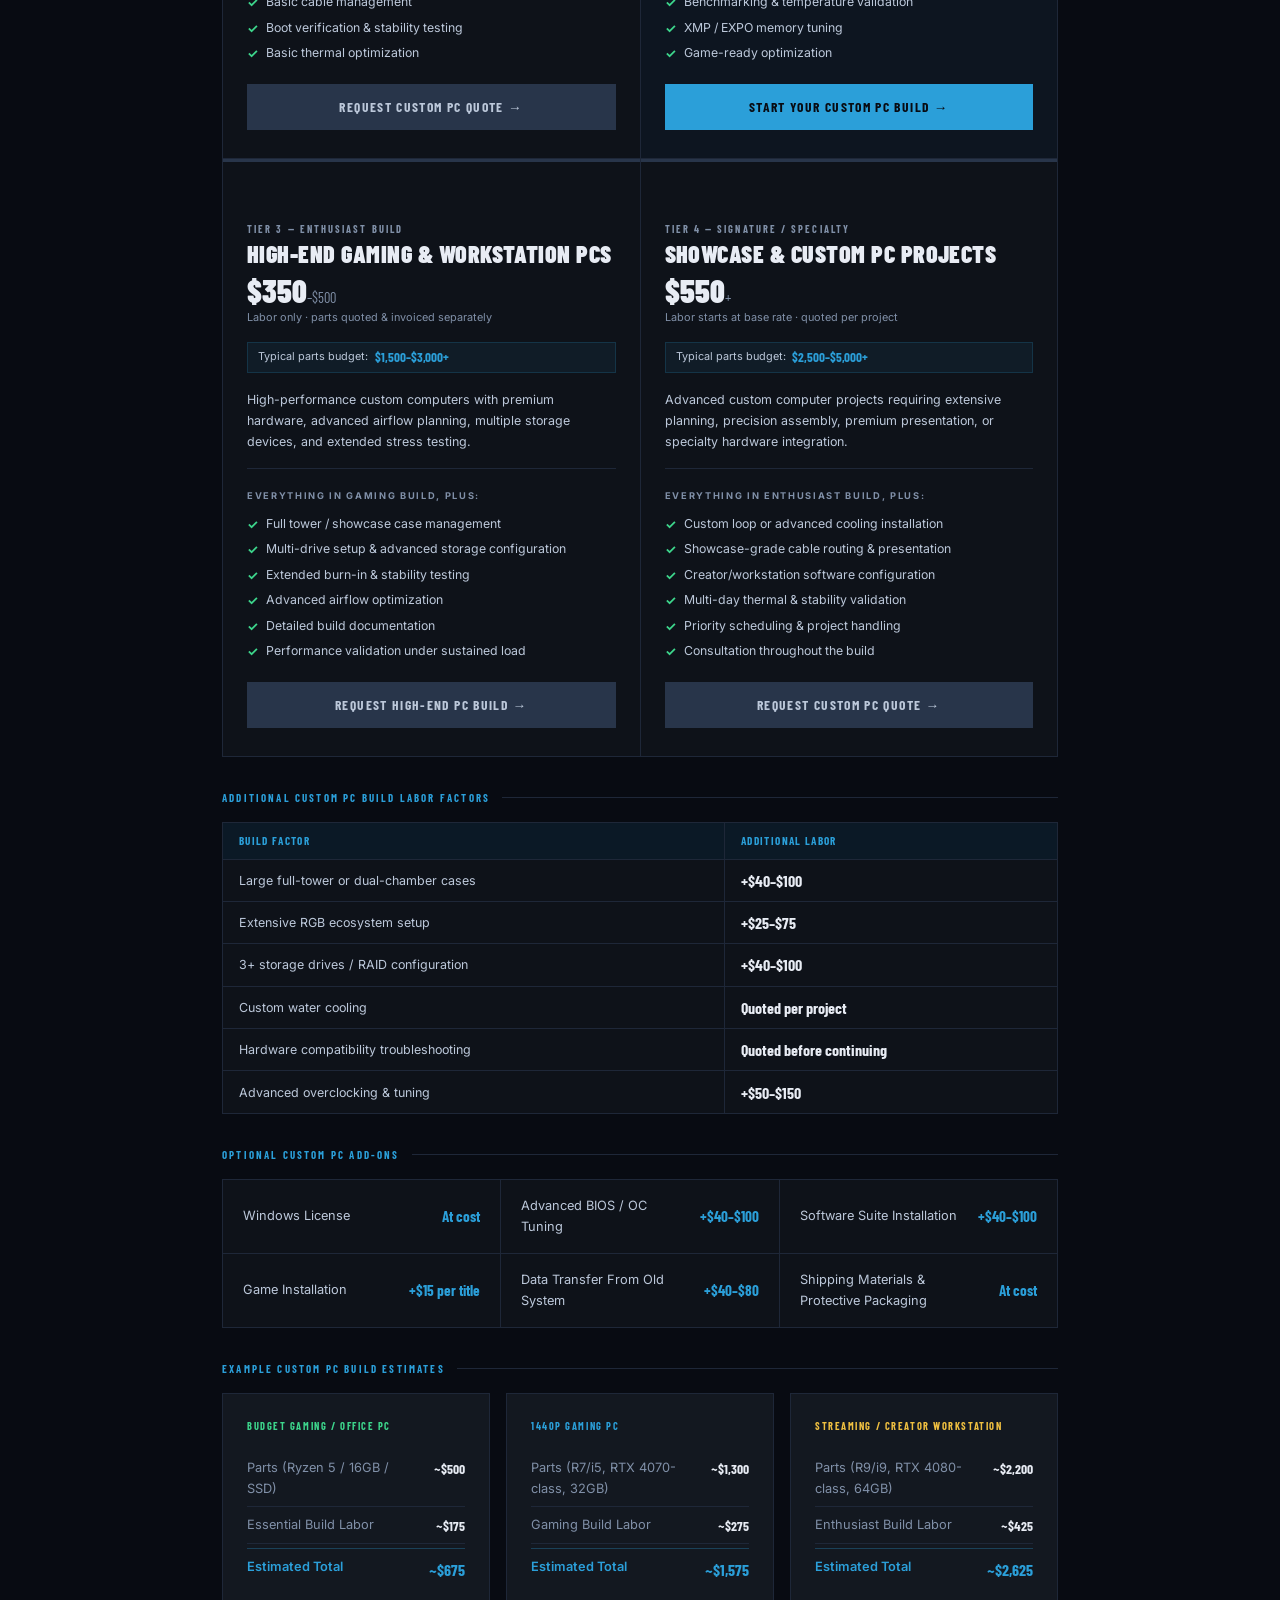
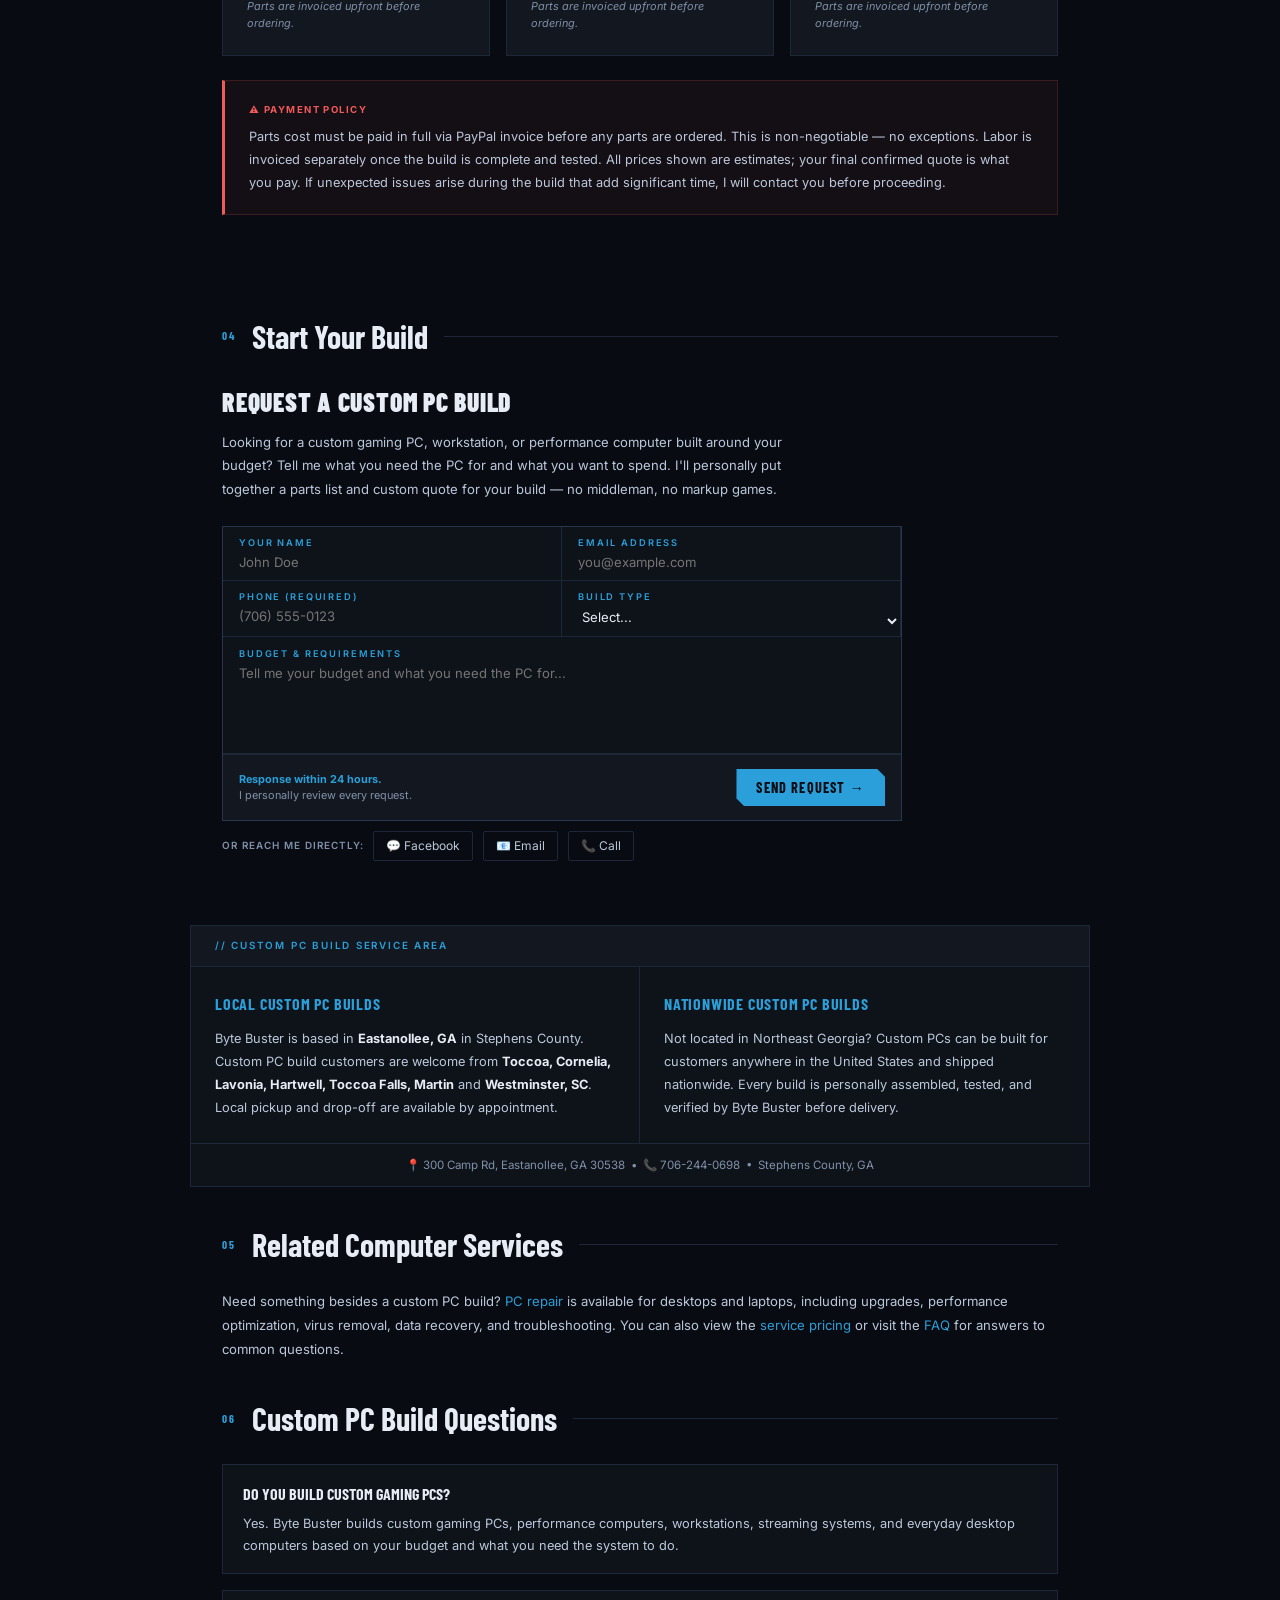
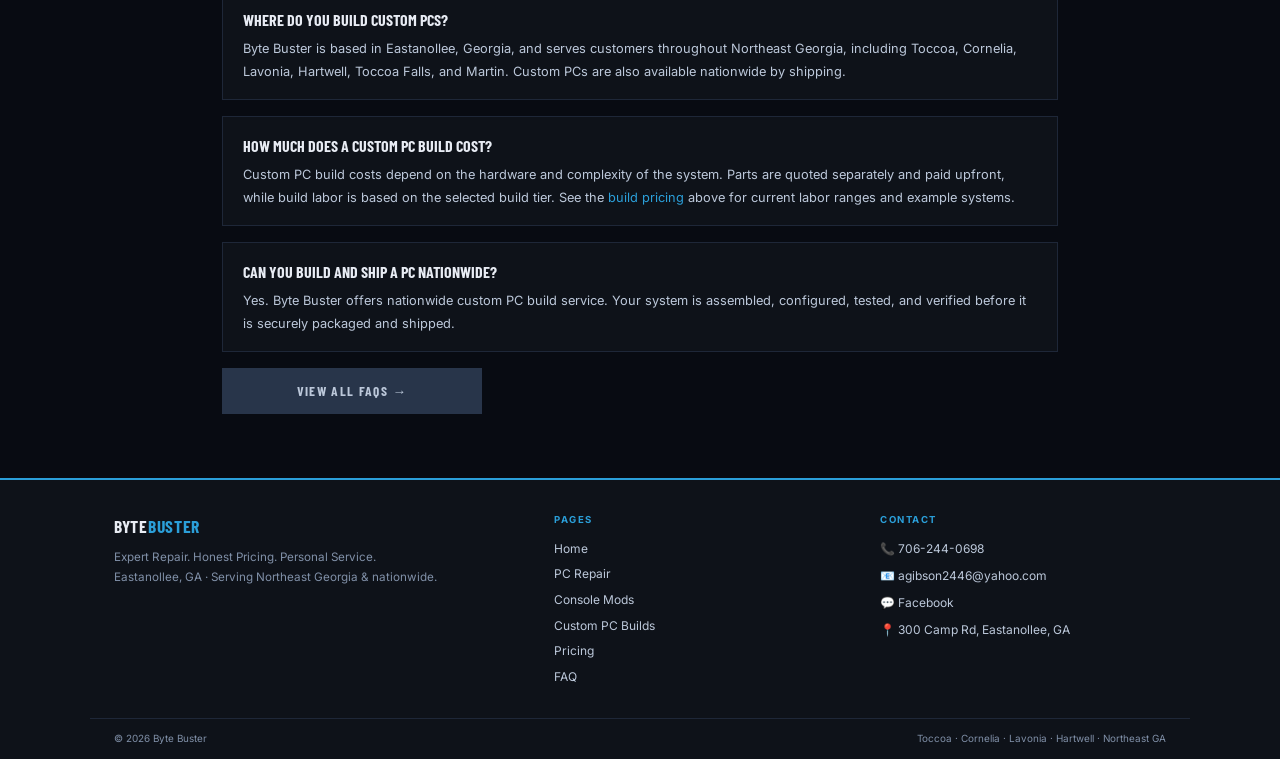
<file: custom-pc-builds.html>
i<!DOCTYPE html>
<html lang="en">
<head>
  <meta charset="UTF-8"/>
  <meta name="viewport" content="width=device-width, initial-scale=1.0"/>

  <title>Custom PC Builds & Gaming PCs | Byte Buster | Northeast Georgia</title>

  <meta name="description" content="Custom PC builds and gaming computers personally built and tested by Byte Buster in Eastanollee, GA. Serving Toccoa, Cornelia, Lavonia, Hartwell, Northeast Georgia, and nationwide by shipping."/>

  <meta name="robots" content="index, follow, max-image-preview:large"/>

  <link rel="canonical" href="https://bytebusterga.github.io/custom-pc-builds.html"/>

  <!-- Open Graph -->
  <meta property="og:type" content="website"/>
  <meta property="og:title" content="Custom PC Builds & Gaming PCs | Byte Buster"/>
  <meta property="og:description" content="Custom gaming PCs, workstations, and performance computers personally built and tested by Byte Buster in Northeast Georgia and available nationwide."/>
  <meta property="og:url" content="https://bytebusterga.github.io/custom-pc-builds.html"/>
  <meta property="og:site_name" content="Byte Buster"/>

  <!-- Facebook -->
  <meta property="article:publisher" content="https://www.facebook.com/bytebustertech"/>

  <!-- Search / Mobile -->
  <meta name="theme-color" content="#080b12"/>

  <link href="https://fonts.googleapis.com/css2?family=Barlow+Condensed:wght@400;600;700;900&family=Inter:wght@400;500;600&display=swap" rel="stylesheet"/>
  <style>
    :root{--bg:#080b12;--surface:#0e1219;--surface2:#131820;--border:#1e2738;--border2:#28354a;--accent:#2b9fd9;--accent-d:#1a7fad;--accent-g:rgba(43,159,217,0.08);--text:#e8ecf4;--muted:#8090a8;--muted2:#bcc8da;--gold:#f0c040;--green:#3dd68c;--display:'Barlow Condensed',sans-serif;--body:'Inter',sans-serif}
    *,*::before,*::after{box-sizing:border-box;margin:0;padding:0}
    html{scroll-behavior:smooth}
    body{background:var(--bg);color:var(--text);font-family:var(--body);font-size:15px;line-height:1.6;overflow-x:hidden;padding-top:60px}
    body::after{content:'';position:fixed;inset:0;z-index:-1;background-color:#080b12;background-image:linear-gradient(rgba(43,159,217,0.06) 1px,transparent 1px),linear-gradient(90deg,rgba(43,159,217,0.06) 1px,transparent 1px),linear-gradient(rgba(43,159,217,0.03) 1px,transparent 1px),linear-gradient(90deg,rgba(43,159,217,0.03) 1px,transparent 1px);background-size:80px 80px,80px 80px,20px 20px,20px 20px;background-position:-1px -1px,-1px -1px,-1px -1px,-1px -1px}
    body::before{content:'';position:fixed;inset:0;z-index:-1;background:radial-gradient(ellipse at 20% 50%,rgba(43,159,217,0.08) 0%,transparent 60%),radial-gradient(ellipse at 80% 20%,rgba(43,159,217,0.05) 0%,transparent 50%),radial-gradient(ellipse at 60% 80%,rgba(0,0,0,0.4) 0%,transparent 60%);pointer-events:none}

    nav{position:fixed;top:0;left:0;right:0;z-index:1000;height:60px;background:rgba(8,11,18,0.97);backdrop-filter:blur(20px);border-bottom:1px solid var(--border)}
    .nav-inner{max-width:1140px;margin:0 auto;padding:0 2rem;height:100%;display:flex;align-items:center;justify-content:space-between}
    .nav-logo{display:flex;align-items:center;gap:10px;text-decoration:none;flex-shrink:0}
    .nav-logo img{height:32px;width:auto;object-fit:contain}
    .nav-logo span{font-family:var(--display);font-size:1.15rem;font-weight:700;letter-spacing:0.04em;color:var(--text);text-transform:uppercase}
    .nav-links{display:flex;align-items:center;gap:0;height:60px}
    .nav-links a{font-size:0.8rem;font-weight:500;color:var(--muted);text-decoration:none;padding:0 0.85rem;height:60px;line-height:60px;display:inline-block;position:relative;transition:color 0.2s;white-space:nowrap}
    .nav-links a::after{content:'';position:absolute;bottom:0;left:0.9rem;right:0.9rem;height:2px;background:var(--accent);transform:scaleX(0);transition:transform 0.25s ease}
    .nav-links a:hover{color:var(--text)}
    .nav-links a:hover::after,.nav-links a.active::after{transform:scaleX(1)}
    .nav-links a.active{color:var(--accent)}
    .hamburger{display:none;flex-direction:column;gap:5px;cursor:pointer;padding:8px;background:none;border:1px solid var(--border);border-radius:3px}
    .hamburger span{display:block;width:20px;height:2px;background:var(--muted2);transition:all 0.3s}
    .hamburger.open span:nth-child(1){transform:translateY(7px) rotate(45deg)}
    .hamburger.open span:nth-child(2){opacity:0}
    .hamburger.open span:nth-child(3){transform:translateY(-7px) rotate(-45deg)}
    .mob-menu{display:none;position:fixed;top:60px;left:0;right:0;background:rgba(8,11,18,0.99);border-bottom:1px solid var(--border);flex-direction:column;z-index:999}
    .mob-menu.open{display:flex}
    .mob-menu a{font-size:0.8rem;font-weight:600;letter-spacing:0.1em;text-transform:uppercase;color:var(--muted2);text-decoration:none;padding:1rem 2rem;border-bottom:1px solid var(--border);transition:color 0.2s,background 0.2s,padding-left 0.2s}
    .mob-menu a:hover,.mob-menu a.active{color:var(--accent);background:var(--accent-g);padding-left:2.5rem}
    .mob-menu a:last-child{border-bottom:none}
    @media(max-width:900px){.nav-links{display:none}.hamburger{display:flex}}

    /* TRUST BAR */
    .trust-bar{background:var(--surface);border-bottom:1px solid var(--border)}
    .trust-inner{max-width:900px;margin:0 auto;padding:0 2rem;display:flex;align-items:stretch;justify-content:space-between}
    .trust-item{display:flex;align-items:center;justify-content:center;gap:0.5rem;padding:0.55rem 0.75rem;flex:1;text-align:center}
    .trust-item span{font-size:0.6rem;font-weight:600;letter-spacing:0.06em;text-transform:uppercase;color:var(--muted2);white-space:nowrap}
    .trust-div{width:1px;background:var(--border);align-self:stretch;flex-shrink:0}
    @media(max-width:900px){.trust-bar{display:none}}

    /* LAYOUT */
    .page-hero{padding:2.5rem 2rem 2rem;max-width:900px;margin:0 auto}
    .hero-tag{display:inline-block;font-size:0.62rem;font-weight:600;letter-spacing:0.2em;text-transform:uppercase;color:var(--accent);border:1px solid rgba(0,200,240,0.25);padding:0.3rem 0.85rem;margin-bottom:1.25rem;border-radius:2px}
    .page-hero h1{font-family:var(--display);font-size:clamp(2.4rem,4.5vw,3.8rem);font-weight:700;line-height:1;text-transform:uppercase;margin-bottom:1.25rem}
    .page-hero h1 em{font-style:normal;color:var(--accent);display:block}
    .page-hero p{font-size:0.9rem;color:var(--muted2);line-height:1.8;max-width:560px;margin-bottom:2rem}
    .section{padding:2rem 2rem;max-width:900px;margin:0 auto}
    .section-hd{display:flex;align-items:center;gap:1rem;margin-bottom:1.25rem}
    .section-num{font-family:var(--display);font-size:0.7rem;font-weight:700;letter-spacing:0.2em;color:var(--accent);flex-shrink:0}
    .section-hd h2{font-family:var(--display);font-size:clamp(1.5rem,2.5vw,2rem);font-weight:700;white-space:nowrap}
    .section-line{flex:1;height:1px;background:var(--border)}
    .alt-section{background:var(--surface);border-top:1px solid var(--border);border-bottom:1px solid var(--border);padding:2rem}
    .alt-inner{max-width:900px;margin:0 auto}

    /* BUILD TYPE CARDS */
    .cards{display:grid;grid-template-columns:repeat(3,1fr);gap:1px;background:var(--border);border:1px solid var(--border)}
    .card{background:var(--surface);padding:1.75rem;position:relative;overflow:hidden;transition:background 0.25s}
    .card::before{content:'';position:absolute;top:0;left:0;width:3px;height:0;background:var(--accent);transition:height 0.35s ease}
    .card:hover{background:var(--surface2)}
    .card:hover::before{height:100%}
    .card-title{font-family:var(--display);font-size:1.25rem;font-weight:700;margin-bottom:0.6rem;color:var(--text)}
    .card-desc{font-size:0.82rem;color:var(--muted2);line-height:1.75}
    .card-tag{display:inline-block;margin-top:0.85rem;font-size:0.58rem;font-weight:600;letter-spacing:0.15em;text-transform:uppercase;color:var(--accent);border:1px solid rgba(0,200,240,0.2);padding:0.2rem 0.5rem;border-radius:1px}
    @media(max-width:768px){.cards{grid-template-columns:1fr}}

    /* HOW IT WORKS */
    .steps-list{border:1px solid var(--border);overflow:hidden}
    .step-row{display:flex;gap:1.5rem;padding:1.5rem;border-bottom:1px solid var(--border);align-items:flex-start}
    .step-row:last-child{border-bottom:none}
    .step-n{font-family:var(--display);font-size:2.2rem;font-weight:900;color:var(--accent);opacity:0.5;line-height:1;min-width:2.5rem}
    .step-title{font-family:var(--display);font-size:1.1rem;font-weight:700;text-transform:uppercase;margin-bottom:0.35rem}
    .step-desc{font-size:0.8rem;color:var(--muted2);line-height:1.75}

    /* ── PRICING SECTION ── */
    .pricing-note{display:flex;gap:0.75rem;padding:0.9rem 1.25rem;background:rgba(240,192,64,0.06);border:1px solid rgba(240,192,64,0.2);font-size:0.78rem;color:#d0bfa0;line-height:1.7;margin-bottom:2rem;align-items:flex-start}
    .pricing-note strong{color:var(--gold)}
    .price-label{font-family:var(--display);font-size:0.68rem;font-weight:700;letter-spacing:0.2em;text-transform:uppercase;color:var(--accent);margin-bottom:1rem;display:flex;align-items:center;gap:0.75rem}
    .price-label::after{content:'';flex:1;height:1px;background:var(--border)}

    /* TIER CARDS */
    .tier-grid{display:grid;grid-template-columns:repeat(2,1fr);gap:1px;background:var(--border);border:1px solid var(--border);margin-bottom:2rem}
    .tier{background:var(--surface);padding:1.75rem 1.5rem;display:flex;flex-direction:column;position:relative;overflow:hidden;transition:background 0.25s}
    .tier::before{content:'';position:absolute;top:0;left:0;right:0;height:3px;background:var(--border2);transition:background 0.3s}
    .tier:hover{background:var(--surface2)}
    .tier:hover::before{background:var(--accent)}
    .tier.featured{background:#0d1520}
    .tier.featured::before{background:var(--accent)}
    .tier-badge{font-size:0.55rem;font-weight:700;letter-spacing:0.2em;text-transform:uppercase;color:#080b12;background:var(--accent);padding:0.2rem 0.55rem;border-radius:1px;width:fit-content;margin-bottom:0.85rem}
    .tier-badge.hide{visibility:hidden}
    .tier-level{font-family:var(--display);font-size:0.65rem;font-weight:700;letter-spacing:0.2em;text-transform:uppercase;color:var(--muted);margin-bottom:0.3rem}
    .tier-name{font-family:var(--display);font-size:1.5rem;font-weight:900;text-transform:uppercase;letter-spacing:0.02em;color:var(--text);line-height:1;margin-bottom:0.5rem}
    .tier.featured .tier-name{color:var(--accent)}
    .tier-labor{font-family:var(--display);font-size:2rem;font-weight:900;color:var(--text);line-height:1;margin-bottom:0.2rem}
    .tier.featured .tier-labor{color:var(--accent)}
    .tier-labor span{font-size:0.9rem;font-weight:400;color:var(--muted)}
    .tier-note{font-size:0.68rem;color:var(--muted);margin-bottom:1rem;line-height:1.5}
    .tier-range{display:inline-flex;gap:0.4rem;align-items:center;font-size:0.68rem;color:var(--muted2);background:rgba(43,159,217,0.07);border:1px solid rgba(43,159,217,0.18);padding:0.25rem 0.65rem;margin-bottom:1rem}
    .tier-range strong{color:var(--accent);font-family:var(--display);font-size:0.82rem;font-weight:700}
    .tier-desc{font-size:0.78rem;color:var(--muted2);line-height:1.7;margin-bottom:1.25rem;padding-bottom:1rem;border-bottom:1px solid var(--border)}
    .tier-includes{font-size:0.58rem;font-weight:700;letter-spacing:0.18em;text-transform:uppercase;color:var(--muted);margin-bottom:0.65rem}
    .tier-list{list-style:none;display:flex;flex-direction:column;gap:0.4rem;flex:1;margin-bottom:1.25rem}
    .tier-list li{font-size:0.77rem;color:var(--muted2);display:flex;align-items:flex-start;gap:0.5rem;line-height:1.5}
    .tier-list li::before{content:'✓';color:var(--green);font-weight:700;flex-shrink:0;font-size:0.8rem}
    .tier-cta{display:block;text-align:center;font-family:var(--display);font-size:0.85rem;font-weight:700;letter-spacing:0.1em;text-transform:uppercase;text-decoration:none;padding:0.7rem 1rem;background:var(--border2);color:var(--muted2);transition:all 0.2s;margin-top:auto;border:1px solid transparent}
    .tier-cta:hover{background:var(--accent);color:#080b12;border-color:var(--accent)}
    .tier.featured .tier-cta{background:var(--accent);color:#080b12}
    .tier.featured .tier-cta:hover{background:#44c8f5}
    @media(max-width:600px){.tier-grid{grid-template-columns:1fr}}

    /* LABOR CALLOUT */
    .labor-callout{background:var(--surface);border:1px solid var(--border2);border-left:4px solid var(--accent);padding:1.5rem 1.75rem;margin-bottom:2rem;font-size:0.82rem;color:var(--muted2);line-height:1.85}
    .labor-callout strong{color:var(--accent)}
    .labor-callout .lc-title{font-family:var(--display);font-size:1.1rem;font-weight:700;text-transform:uppercase;color:#fff;margin-bottom:0.5rem}

    /* COMPLEXITY TABLE */
    .comp-table{width:100%;border-collapse:collapse;border:1px solid var(--border);font-size:0.78rem;margin-bottom:2rem}
    .comp-table th{background:rgba(43,159,217,0.1);font-family:var(--display);font-size:0.7rem;font-weight:700;letter-spacing:0.12em;text-transform:uppercase;color:var(--accent);padding:0.7rem 1rem;text-align:left;border-bottom:1px solid var(--border)}
    .comp-table th:not(:first-child){border-left:1px solid var(--border)}
    .comp-table td{padding:0.7rem 1rem;color:var(--muted2);border-bottom:1px solid var(--border);background:var(--surface)}
    .comp-table td:not(:first-child){border-left:1px solid var(--border)}
    .comp-table tr:last-child td{border-bottom:none}
    .comp-table tr:hover td{background:var(--surface2)}
    .comp-table .amt{font-family:var(--display);font-size:1rem;font-weight:700;color:var(--text);white-space:nowrap}

    /* ADD-ONS */
    .addons-grid{display:grid;grid-template-columns:repeat(auto-fill,minmax(210px,1fr));gap:1px;background:var(--border);border:1px solid var(--border);margin-bottom:2rem}
    .addon{background:var(--surface);padding:1rem 1.25rem;display:flex;justify-content:space-between;align-items:center;transition:background 0.2s}
    .addon:hover{background:var(--surface2)}
    .addon-name{font-size:0.8rem;color:var(--muted2);flex:1}
    .addon-price{font-family:var(--display);font-size:0.95rem;font-weight:700;color:var(--accent);margin-left:1rem;white-space:nowrap}

    /* EXAMPLE QUOTES */
    .quote-grid{display:grid;grid-template-columns:repeat(auto-fit,minmax(240px,1fr));gap:16px;margin-bottom:1.5rem}
    .quote-card{background:var(--surface2);border:1px solid var(--border);padding:1.5rem}
    .quote-label{font-family:var(--display);font-size:0.65rem;font-weight:700;letter-spacing:0.15em;text-transform:uppercase;margin-bottom:1rem}
    .quote-row{display:flex;justify-content:space-between;font-size:0.8rem;padding:0.45rem 0;border-bottom:1px solid var(--border);gap:1rem}
    .quote-row .ql{color:var(--muted)}
    .quote-row .qv{font-family:var(--display);font-size:0.85rem;font-weight:700;color:var(--text);white-space:nowrap}
    .quote-total{border-bottom:none;border-top:1px solid rgba(43,159,217,0.3);padding-top:0.5rem;margin-top:0.25rem}
    .quote-total .ql{color:var(--accent);font-weight:600}
    .quote-total .qv{color:var(--accent);font-size:1rem}
    .quote-note{font-size:0.68rem;color:var(--muted);margin-top:0.5rem;line-height:1.5;font-style:italic}

    /* POLICY NOTE */
    .policy-note{background:rgba(240,90,90,0.05);border:1px solid rgba(240,90,90,0.18);border-left:3px solid #f05a5a;padding:1.25rem 1.5rem;font-size:0.8rem;color:var(--muted2);line-height:1.8;margin-bottom:2rem}
    .policy-note strong{font-size:0.6rem;font-weight:700;letter-spacing:0.15em;text-transform:uppercase;color:#f05a5a;display:block;margin-bottom:0.4rem}

    /* FORM */
    .btn{display:inline-block;font-family:var(--display);font-weight:700;font-size:1rem;letter-spacing:0.1em;text-transform:uppercase;text-decoration:none;padding:0.85rem 2rem;cursor:pointer;border:none;transition:all 0.2s;clip-path:polygon(0 0,calc(100% - 10px) 0,100% 10px,100% 100%,10px 100%,0 calc(100% - 10px))}
    .btn-primary{background:var(--accent);color:#080b12;box-shadow:0 0 24px rgba(0,200,240,0.2)}
    .btn-primary:hover{background:#33d8ff;transform:translateY(-2px)}
    .form-shell{background:var(--surface);border:1px solid var(--border2);overflow:hidden;max-width:680px}
    .form-shell form{display:flex;flex-direction:column}
    .form-row{display:grid;grid-template-columns:1fr 1fr}
    .form-field{display:flex;flex-direction:column;border-bottom:1px solid var(--border);border-right:1px solid var(--border);position:relative;transition:background 0.2s}
    .form-field.full{grid-column:1/-1;border-right:none}
    .form-field:focus-within{background:var(--accent-g)}
    .form-field:focus-within::before{content:'';position:absolute;top:0;left:0;width:3px;height:100%;background:var(--accent)}
    .form-field label{font-size:0.58rem;font-weight:600;letter-spacing:0.2em;text-transform:uppercase;color:var(--accent);padding:0.6rem 1rem 0.1rem}
    .form-field input,.form-field select,.form-field textarea{background:transparent;border:none;outline:none;font-family:var(--body);font-size:0.82rem;color:var(--text);padding:0.1rem 1rem 0.6rem;width:100%}
    .form-field select option{background:var(--surface)}
    .form-field textarea{min-height:90px;resize:none}
    .form-bar{display:flex;align-items:center;justify-content:space-between;padding:0.85rem 1rem;background:var(--surface2);border-top:1px solid var(--border);gap:0.75rem;flex-wrap:wrap}
    .form-bar p{font-size:0.68rem;color:var(--muted);line-height:1.4}
    .form-bar p strong{color:var(--accent)}
    .form-bar button{background:var(--accent);color:#080b12;border:none;font-family:var(--display);font-size:0.9rem;font-weight:700;letter-spacing:0.08em;text-transform:uppercase;padding:0.65rem 1.25rem;cursor:pointer;clip-path:polygon(0 0,calc(100% - 8px) 0,100% 8px,100% 100%,8px 100%,0 calc(100% - 8px));transition:background 0.2s,transform 0.15s;white-space:nowrap}
    .form-bar button:hover{background:#33d8ff;transform:translateY(-2px)}
    .form-backup{margin-top:0.6rem;display:flex;align-items:center;gap:0.6rem;flex-wrap:wrap}
    .form-backup-lbl{font-size:0.62rem;font-weight:600;letter-spacing:0.1em;text-transform:uppercase;color:var(--muted);white-space:nowrap}
    .backup-link{font-size:0.75rem;color:var(--muted2);text-decoration:none;padding:0.3rem 0.75rem;border:1px solid var(--border);transition:color 0.2s,border-color 0.2s;border-radius:2px}
    .backup-link:hover{color:var(--accent);border-color:var(--accent)}
    @media(max-width:600px){.form-row{grid-template-columns:1fr}.form-bar{flex-direction:column;align-items:flex-start}}

    /* SERVICE AREA */
    .service-area{background:var(--surface);border:1px solid var(--border);overflow:hidden}
    .sa-header{background:var(--surface2);border-bottom:1px solid var(--border);padding:0.75rem 1.5rem;font-size:0.62rem;font-weight:600;letter-spacing:0.18em;text-transform:uppercase;color:var(--accent)}
    .sa-body{display:grid;grid-template-columns:1fr 1fr;gap:0}
    .sa-col{padding:1.5rem}
    .sa-col:first-child{border-right:1px solid var(--border)}
    .sa-col-title{font-family:var(--display);font-size:1rem;font-weight:700;text-transform:uppercase;letter-spacing:0.05em;color:var(--accent);margin-bottom:0.6rem}
    .sa-col p{font-size:0.8rem;color:var(--muted2);line-height:1.8}
    .sa-col p strong{color:var(--text)}
    .sa-footer{border-top:1px solid var(--border);padding:0.75rem 1.5rem;font-size:0.72rem;color:var(--muted);text-align:center}
    @media(max-width:600px){.sa-body{grid-template-columns:1fr}.sa-col:first-child{border-right:none;border-bottom:1px solid var(--border)}}

    /* FOOTER */
    footer{background:var(--surface);border-top:2px solid var(--accent);margin-top:2rem}
    .footer-main{max-width:1100px;margin:0 auto;padding:2rem 1.5rem;display:grid;grid-template-columns:1.4fr 1fr 1fr;gap:2.5rem;align-items:start}
    .footer-brand{font-family:var(--display);font-size:1.1rem;font-weight:700;text-transform:uppercase;letter-spacing:0.04em;margin-bottom:0.5rem}
    .footer-brand span{color:var(--accent)}
    .footer-tagline{font-size:0.73rem;color:var(--muted);line-height:1.7}
    .footer-col-label{font-size:0.6rem;font-weight:700;letter-spacing:0.16em;text-transform:uppercase;color:var(--accent);margin-bottom:0.7rem;display:block}
    .footer-nav{list-style:none;display:flex;flex-direction:column;gap:0.4rem}
    .footer-nav a{font-size:0.75rem;color:var(--muted2);text-decoration:none;transition:color 0.2s,padding-left 0.2s;display:block}
    .footer-nav a:hover{color:var(--accent);padding-left:4px}
    .footer-contact-list{display:flex;flex-direction:column;gap:0.5rem}
    .footer-contact-list a{font-size:0.75rem;color:var(--muted2);text-decoration:none;display:flex;align-items:center;gap:0.5rem;transition:color 0.2s}
    .footer-contact-list a:hover{color:var(--accent)}
    .footer-bottom{border-top:1px solid var(--border);max-width:1100px;margin:0 auto;padding:0.75rem 1.5rem;display:flex;justify-content:space-between;align-items:center;flex-wrap:wrap;gap:0.5rem}
    .footer-bottom p{font-size:0.62rem;color:var(--muted)}
    @media(max-width:700px){.footer-main{grid-template-columns:1fr;gap:1.5rem;padding:1.5rem}.footer-bottom{flex-direction:column;text-align:center;padding:0.75rem 1.5rem}}

    .reveal{opacity:0;transform:translateY(24px);transition:opacity 0.55s ease,transform 0.55s ease}
    .reveal.visible{opacity:1;transform:translateY(0)}
    @media(max-width:768px){.page-hero{padding:3rem 1.5rem 2rem}.section{padding:3rem 1.5rem}.alt-section{padding:3rem 1.5rem}}
  </style>
    <!-- Structured Data -->
  <script type="application/ld+json">
  {
    "@context": "https://schema.org",
    "@type": "Service",
    "@id": "https://bytebusterga.github.io/custom-pc-builds.html#custom-pc-build-service",
    "name": "Custom PC Builds",
    "serviceType": "Custom PC Building",
    "description": "Custom gaming PCs, performance computers, workstations, streaming PCs, and everyday computers personally assembled, configured, tested, and shipped by Byte Buster.",
    "url": "https://bytebusterga.github.io/custom-pc-builds.html",
    "provider": {
      "@type": "LocalBusiness",
      "@id": "https://bytebusterga.github.io/#business",
      "name": "Byte Buster",
      "url": "https://bytebusterga.github.io/",
      "telephone": "+1-706-244-0698",
    "sameAs": [
  "https://www.facebook.com/bytebustertech",
  "https://www.facebook.com/profile.php?id=61576712042698"
],
"geo": {
  "@type": "GeoCoordinates",
  "latitude": 34.5037,
  "longitude": -83.2424
},
"openingHoursSpecification": {
  "@type": "OpeningHoursSpecification",
  "dayOfWeek": ["Monday","Tuesday","Wednesday","Thursday","Friday"],
  "opens": "07:00",
  "closes": "17:30"
},
"aggregateRating": {
  "@type": "AggregateRating",
  "ratingValue": "5.0",
  "reviewCount": "3"
},
      "email": "agibson2446@yahoo.com",
      "address": {
        "@type": "PostalAddress",
        "streetAddress": "300 Camp Rd",
        "addressLocality": "Eastanollee",
        "addressRegion": "GA",
        "postalCode": "30538",
        "addressCountry": "US"
      },
      "areaServed": [
        {
          "@type": "City",
          "name": "Eastanollee"
        },
        {
          "@type": "City",
          "name": "Toccoa"
        },
        {
          "@type": "City",
          "name": "Cornelia"
        },
        {
          "@type": "City",
          "name": "Lavonia"
        },
        {
          "@type": "City",
          "name": "Hartwell"
        },
        {
          "@type": "City",
          "name": "Martin"
        },
        {
          "@type": "Place",
          "name": "Northeast Georgia"
        },
        {
          "@type": "Country",
          "name": "United States"
        }
      ],
      "sameAs": [
        "https://www.facebook.com/bytebustertech"
      ]
    },
    "areaServed": [
      {
        "@type": "Place",
        "name": "Northeast Georgia"
      },
      {
        "@type": "Country",
        "name": "United States"
      }
    ],
    "hasOfferCatalog": {
      "@type": "OfferCatalog",
      "name": "Custom PC Build Services",
      "itemListElement": [
        {
          "@type": "Offer",
          "itemOffered": {
            "@type": "Service",
            "name": "Budget and Entry-Level Custom PC Builds"
          }
        },
        {
          "@type": "Offer",
          "itemOffered": {
            "@type": "Service",
            "name": "Gaming PC Builds"
          }
        },
        {
          "@type": "Offer",
          "itemOffered": {
            "@type": "Service",
            "name": "High-End Gaming and Workstation Builds"
          }
        },
        {
          "@type": "Offer",
          "itemOffered": {
            "@type": "Service",
            "name": "Streaming and Content Creation PC Builds"
          }
        },
        {
          "@type": "Offer",
          "itemOffered": {
            "@type": "Service",
            "name": "RGB Showcase PC Builds"
          }
        }
      ]
    }
  }
  </script>
  <script type="application/ld+json">
{
  "@context": "https://schema.org",
  "@type": "BreadcrumbList",
  "itemListElement": [
    {
      "@type": "ListItem",
      "position": 1,
      "name": "Home",
      "item": "https://bytebusterga.github.io/"
    },
    {
      "@type": "ListItem",
      "position": 2,
      "name": "Custom PC Builds",
      "item": "https://bytebusterga.github.io/custom-pc-builds.html"
    }
  ]
}
</script>
</head>
<body>

<nav aria-label="Main navigation">
  <div class="nav-inner">
    <a href="index.html" class="nav-logo" aria-label="Byte Buster home">   <img src="images/logo.png" alt="Byte Buster"/>   <span>Byte Buster</span> </a>
    <div class="nav-links">
      <a href="index.html">Home</a>
      <a href="pc-repair.html">PC Repair</a>
      <a href="console-modding.html">Console Mods</a>
      <a href="custom-pc-builds.html" class="active">Custom PC Builds</a>
      <a href="pricing.html">Pricing</a>
      <a href="faq.html">FAQ</a>
      <a href="about.html">About</a>
      <a href="policy.html">Policy</a>
    </div>
    <button class="hamburger" id="hbg" aria-label="Menu"><span></span><span></span><span></span></button>
  </div>
</nav>
<div class="mob-menu" id="mob" aria-label="Mobile navigation">
  <a href="index.html">Home</a>
  <a href="pc-repair.html">PC Repair</a>
  <a href="console-modding.html">Console Mods</a>
  <a href="custom-pc-builds.html" class="active">Custom PC Builds</a>
  <a href="pricing.html">Pricing</a>
  <a href="faq.html">FAQ</a>
  <a href="about.html">About</a>
  <a href="policy.html">Policy</a>
</div>

<!-- HERO -->
<div class="page-hero">
  <div class="hero-tag">// Byte Buster - Custom PC Builder — Northeast Georgia</div>
<h1>Custom PC Builds & Gaming PCs</h1>
<div class="hero-tagline">Built For You. Built To Last.</div>
<p>
  Byte Buster builds custom gaming PCs, high-performance computers,
  workstations, streaming PCs, and everyday desktop computers tailored
  to your needs and budget. Based in Eastanollee, Georgia, I serve
  customers in Toccoa, Cornelia, Lavonia, Hartwell, and throughout
  Northeast Georgia, with custom PC builds available nationwide by shipping.
</p>
  <a href="#pricing" class="btn btn-primary">See Build Pricing &#8594;</a>
</div>

<!-- 01 BUILD TYPES -->
<section class="section">
  <div class="section-hd reveal">
    <span class="section-num">01</span>
    <h2>Popular Custom PC Build Types</h2>
    <div class="section-line"></div>
  </div>

  <div style="display:grid;grid-template-columns:repeat(2,1fr);gap:1px;background:var(--border);border:1px solid var(--border)" class="reveal">

    <div class="card">
      <div style="font-size:1.8rem;margin-bottom:1rem">&#127918;</div>
      <div class="card-title">Budget Gaming PCs</div>
      <p class="card-desc">Affordable custom gaming PCs designed for smooth 1080p gaming without overspending. A great starting point for new PC gamers.</p>
      <span class="card-tag">Entry Level</span>
    </div>

    <div class="card">
      <div style="font-size:1.8rem;margin-bottom:1rem">&#9889;</div>
      <div class="card-title">Mid-Range Gaming PCs</div>
      <p class="card-desc">Custom gaming computers built for strong 1440p performance, solid frame rates, and modern games. The sweet spot for most gamers.</p>
      <span class="card-tag">Best Value</span>
    </div>

    <div class="card">
      <div style="font-size:1.8rem;margin-bottom:1rem">&#127942;</div>
      <div class="card-title">High-End Gaming PCs</div>
      <p class="card-desc">Powerful custom gaming PCs designed for 4K gaming, high refresh rates, and demanding games at high or maximum settings.</p>
      <span class="card-tag">Premium</span>
    </div>

    <div class="card">
      <div style="font-size:1.8rem;margin-bottom:1rem">&#127909;</div>
      <div class="card-title">Streaming &amp; Content Creation PCs</div>
      <p class="card-desc">Performance-focused computers built for gaming, live streaming, video editing, recording, and other demanding content-creation workloads.</p>
      <span class="card-tag">Creator</span>
    </div>

    <div class="card">
      <div style="font-size:1.8rem;margin-bottom:1rem">&#10052;</div>
      <div class="card-title">RGB &amp; Showcase PCs</div>
      <p class="card-desc">Custom showcase computers featuring glass-panel cases, RGB lighting, clean cable management, and performance matched to your style.</p>
      <span class="card-tag">Aesthetic</span>
    </div>

    <div class="card">
      <div style="font-size:1.8rem;margin-bottom:1rem">&#9881;</div>
      <div class="card-title">Workstations &amp; Business PCs</div>
      <p class="card-desc">Reliable custom computers for business, productivity, video editing, CAD, engineering, and other professional workloads.</p>
      <span class="card-tag">Professional</span>
    </div>

  </div>
</section>

<!-- 02 HOW IT WORKS -->
<div class="alt-section">
  <div class="alt-inner">

    <div class="section-hd reveal">
      <span class="section-num">02</span>
      <h2>How Our Custom PC Build Process Works</h2>
      <div class="section-line"></div>
    </div>

    <div class="steps-list reveal">

      <div class="step-row">
        <div class="step-n">01</div>
        <div>
          <div class="step-title">Tell Me What You Need</div>
          <p class="step-desc">
            Tell me your budget, what you want to use the computer for, and what kind of performance you need. Message me on Facebook or fill out the custom PC build form below.
          </p>
        </div>
      </div>

      <div class="step-row">
        <div class="step-n">02</div>
        <div>
          <div class="step-title">Get a Custom Parts List &amp; Quote</div>
          <p class="step-desc">
            I put together a custom parts list based on your needs and budget, then send you a detailed quote for your approval. There is no commitment until you approve the build.
          </p>
        </div>
      </div>

      <div class="step-row">
        <div class="step-n">03</div>
        <div>
          <div class="step-title">Parts Invoice Is Paid First</div>
          <p class="step-desc">
            Once you approve the custom PC build, the parts cost is invoiced and paid upfront via PayPal before I order anything. No parts are ordered without payment, which protects both you and Byte Buster.
          </p>
        </div>
      </div>

      <div class="step-row">
        <div class="step-n">04</div>
        <div>
          <div class="step-title">PC Assembly &amp; Testing</div>
          <p class="step-desc">
            I professionally assemble your custom computer and thoroughly test it before delivery. Testing includes benchmarks, temperature checks, stability testing, and verification that the system is performing as expected. Labor is invoiced separately after the build is completed and verified.
          </p>
        </div>
      </div>

      <div class="step-row">
        <div class="step-n">05</div>
        <div>
          <div class="step-title">Local Pickup or Nationwide Shipping</div>
          <p class="step-desc">
            Pick up your completed custom PC locally in Eastanollee, Georgia, or have it shipped anywhere in the United States. Any remaining labor balance is confirmed before shipping.
          </p>
        </div>
      </div>

    </div>
  </div>
</div>

<!-- 03 PRICING -->
<section class="section" id="pricing"> <div class="section-hd reveal"> <span class="section-num">03</span> <h2>Custom PC Build Pricing</h2> <div class="section-line"></div> </div> <div class="pricing-note reveal"> <span>⚠️</span> <div> <strong>Parts and labor are priced separately.</strong> Parts are quoted and invoiced first and must be paid in full before ordering. Labor fees below cover PC assembly, cable management, operating system installation, configuration, and testing. All prices are estimates; your final quote is confirmed before any work begins. </div> </div> 
  
  <!-- Labor callout --> <div class="labor-callout reveal"> <div class="lc-title">How Custom PC Build Labor Is Priced</div> I charge a labor range rather than a flat fee because no two custom PC builds are exactly the same. Build complexity, cable management, compatibility troubleshooting, cooling configuration, storage setup, and testing requirements can all affect the amount of time involved. The ranges below are honest estimates based on typical custom computer builds. I'll always confirm the final labor charge before shipping or pickup. <strong>You are never billed more than what was agreed to.</strong> </div> <div class="price-label reveal">Custom PC Build Labor Packages</div> <div class="tier-grid reveal"> 
  <!-- TIER 1 --> <div class="tier"> <div class="tier-badge hide">_</div> <div class="tier-level">Tier 1 — Essential Build</div> <div class="tier-name">Entry-Level, Office &amp; Budget Gaming PCs</div> <div class="tier-labor">$149<span>–$199</span></div> <div class="tier-note"> Labor only · parts quoted &amp; invoiced separately </div> <div class="tier-range"> Typical parts budget: <strong>$400–$700</strong> </div> <p class="tier-desc"> Reliable everyday computers, office systems, and starter gaming PCs built with clean assembly, proper airflow, and complete system validation. </p> <div class="tier-includes">Included</div> <ul class="tier-list"> <li>Full hardware assembly</li> <li>BIOS setup &amp; firmware updates</li> <li>Windows install &amp; driver setup</li> <li>Basic cable management</li> <li>Boot verification &amp; stability testing</li> <li>Basic thermal optimization</li> </ul> <a href="#contact" class="tier-cta">Request Custom PC Quote →</a> </div> 
  <!-- TIER 2 --> <div class="tier featured"> <div class="tier-badge">⭐ Most Popular</div> <div class="tier-level">Tier 2 — Gaming Build</div> <div class="tier-name">Mainstream Gaming &amp; Performance PCs</div> <div class="tier-labor">$225<span>–$325</span></div> <div class="tier-note"> Labor only · parts quoted &amp; invoiced separately </div> <div class="tier-range"> Typical parts budget: <strong>$800–$1,500</strong> </div> <p class="tier-desc"> Custom gaming computers designed for strong gaming performance with upgraded cooling, cleaner cable routing, RGB integration, and extended system testing. </p> <div class="tier-includes">Everything in Essential, plus:</div> <ul class="tier-list"> <li>Aftermarket air or AIO cooler installation</li> <li>Enhanced cable routing &amp; airflow management</li> <li>RGB setup &amp; software configuration</li> <li>Benchmarking &amp; temperature validation</li> <li>XMP / EXPO memory tuning</li> <li>Game-ready optimization</li> </ul> <a href="#contact" class="tier-cta">Start Your Custom PC Build →</a> </div> 
  
  <!-- TIER 3 --> <div class="tier"> <div class="tier-badge hide">_</div> <div class="tier-level">Tier 3 — Enthusiast Build</div> <div class="tier-name">High-End Gaming &amp; Workstation PCs</div> <div class="tier-labor">$350<span>–$500</span></div> <div class="tier-note"> Labor only · parts quoted &amp; invoiced separately </div> <div class="tier-range"> Typical parts budget: <strong>$1,500–$3,000+</strong> </div> <p class="tier-desc"> High-performance custom computers with premium hardware, advanced airflow planning, multiple storage devices, and extended stress testing. </p> <div class="tier-includes">Everything in Gaming Build, plus:</div> <ul class="tier-list"> <li>Full tower / showcase case management</li> <li>Multi-drive setup &amp; advanced storage configuration</li> <li>Extended burn-in &amp; stability testing</li> <li>Advanced airflow optimization</li> <li>Detailed build documentation</li> <li>Performance validation under sustained load</li> </ul> <a href="#contact" class="tier-cta">Request High-End PC Build →</a> </div> 
  
  <!-- TIER 4 --> <div class="tier"> <div class="tier-badge hide">_</div> <div class="tier-level">Tier 4 — Signature / Specialty</div> <div class="tier-name">Showcase &amp; Custom PC Projects</div> <div class="tier-labor">$550<span>+</span></div> <div class="tier-note"> Labor starts at base rate · quoted per project </div> <div class="tier-range"> Typical parts budget: <strong>$2,500–$5,000+</strong> </div> <p class="tier-desc"> Advanced custom computer projects requiring extensive planning, precision assembly, premium presentation, or specialty hardware integration. </p> <div class="tier-includes">Everything in Enthusiast Build, plus:</div> <ul class="tier-list"> <li>Custom loop or advanced cooling installation</li> <li>Showcase-grade cable routing &amp; presentation</li> <li>Creator/workstation software configuration</li> <li>Multi-day thermal &amp; stability validation</li> <li>Priority scheduling &amp; project handling</li> <li>Consultation throughout the build</li> </ul> <a href="#contact" class="tier-cta">Request Custom PC Quote →</a> </div> </div> 
  
  <!-- Complexity Breakdown --> <div class="price-label reveal">Additional Custom PC Build Labor Factors</div> <div style="overflow-x:auto" class="reveal"> <table class="comp-table"> <thead> <tr> <th>Build Factor</th> <th>Additional Labor</th> </tr> </thead> <tbody> <tr> <td>Large full-tower or dual-chamber cases</td> <td class="amt">+$40–$100</td> </tr> <tr> <td>Extensive RGB ecosystem setup</td> <td class="amt">+$25–$75</td> </tr> <tr> <td>3+ storage drives / RAID configuration</td> <td class="amt">+$40–$100</td> </tr> <tr> <td>Custom water cooling</td> <td class="amt">Quoted per project</td> </tr> <tr> <td>Hardware compatibility troubleshooting</td> <td class="amt">Quoted before continuing</td> </tr> <tr> <td>Advanced overclocking &amp; tuning</td> <td class="amt">+$50–$150</td> </tr> </tbody> </table> </div> 
  
  <!-- Add-ons --> <div class="price-label reveal">Optional Custom PC Add-Ons</div> <div class="addons-grid reveal"> <div class="addon"> <span class="addon-name">Windows License</span> <span class="addon-price">At cost</span> </div> <div class="addon"> <span class="addon-name">Advanced BIOS / OC Tuning</span> <span class="addon-price">+$40–$100</span> </div> <div class="addon"> <span class="addon-name">Software Suite Installation</span> <span class="addon-price">+$40–$100</span> </div> <div class="addon"> <span class="addon-name">Game Installation</span> <span class="addon-price">+$15 per title</span> </div> <div class="addon"> <span class="addon-name">Data Transfer From Old System</span> <span class="addon-price">+$40–$80</span> </div> <div class="addon"> <span class="addon-name">Shipping Materials &amp; Protective Packaging</span> <span class="addon-price">At cost</span> </div> </div> 
  
  <!-- Example Quotes --> <div class="price-label reveal">Example Custom PC Build Estimates</div> <div class="quote-grid reveal"> <div class="quote-card"> <div class="quote-label" style="color:var(--green)"> Budget Gaming / Office PC </div> <div class="quote-row"> <span class="ql">Parts (Ryzen 5 / 16GB / SSD)</span> <span class="qv">~$500</span> </div> <div class="quote-row"> <span class="ql">Essential Build Labor</span> <span class="qv">~$175</span> </div> <div class="quote-row quote-total"> <span class="ql">Estimated Total</span> <span class="qv">~$675</span> </div> <div class="quote-note"> Parts are invoiced upfront before ordering. </div> </div> <div class="quote-card"> <div class="quote-label" style="color:var(--accent)"> 1440p Gaming PC </div> <div class="quote-row"> <span class="ql">Parts (R7/i5, RTX 4070-class, 32GB)</span> <span class="qv">~$1,300</span> </div> <div class="quote-row"> <span class="ql">Gaming Build Labor</span> <span class="qv">~$275</span> </div> <div class="quote-row quote-total"> <span class="ql">Estimated Total</span> <span class="qv">~$1,575</span> </div> <div class="quote-note"> Parts are invoiced upfront before ordering. </div> </div> <div class="quote-card"> <div class="quote-label" style="color:var(--gold)"> Streaming / Creator Workstation </div> <div class="quote-row"> <span class="ql">Parts (R9/i9, RTX 4080-class, 64GB)</span> <span class="qv">~$2,200</span> </div> <div class="quote-row"> <span class="ql">Enthusiast Build Labor</span> <span class="qv">~$425</span> </div> <div class="quote-row quote-total"> <span class="ql">Estimated Total</span> <span class="qv">~$2,625</span> </div> <div class="quote-note"> Parts are invoiced upfront before ordering. </div> </div> </div> 
  
  <!-- Policy note --> <div class="policy-note reveal"> <strong>⚠ Payment Policy</strong> Parts cost must be paid in full via PayPal invoice before any parts are ordered. This is non-negotiable — no exceptions. Labor is invoiced separately once the build is complete and tested. All prices shown are estimates; your final confirmed quote is what you pay. If unexpected issues arise during the build that add significant time, I will contact you before proceeding. </div> </section>

<!-- 04 CONTACT -->
<section class="section" id="contact">
  <div class="section-hd reveal"><span class="section-num">04</span><h2>Start Your Build</h2><div class="section-line"></div></div>
  <div style="margin-bottom:1.5rem" class="reveal"> <div style="font-family:var(--display);font-size:1.6rem;font-weight:900;text-transform:uppercase;letter-spacing:0.03em;margin-bottom:0.5rem">Request a Custom PC Build</div> 
    <p style="font-size:0.82rem;color:var(--muted2);line-height:1.8;max-width:560px"> Looking for a custom gaming PC, workstation, or performance computer built around your budget? Tell me what you need the PC for and what you want to spend. I'll personally put together a parts list and custom quote for your build — no middleman, no markup games. </p> </div>
  <div class="form-shell reveal">
    <form action="https://formsubmit.co/agibson2446@yahoo.com" method="POST">
      <input type="hidden" name="_subject" value="New Custom PC Build Request | Byte Buster"/>
<input type="hidden" name="_captcha" value="true"/>
<input type="hidden" name="_template" value="table"/>
<input type="hidden" name="_next" value="https://bytebusterga.github.io"/>
<input type="text" name="_honey" style="display:none"/>
      <div class="form-row">
        <div class="form-field"><label for="fn">Your Name</label><input type="text" id="fn" name="name" placeholder="John Doe" autocomplete="name" required/></div>
        <div class="form-field"><label for="fe">Email Address</label><input type="email" id="fe" name="email" placeholder="you@example.com" autocomplete="email" required/></div>
      </div>
      <div class="form-row">
        <div class="form-field"><label for="fp">Phone (Required)</label><input type="tel" id="fp" name="phone" placeholder="(706) 555-0123" autocomplete="tel" required/></div>
        <div class="form-field"><label for="fd">Build Type</label>
          <select id="fd" name="device">
            <option value="">Select...</option>
            <option>Budget Gaming PC (Tier 1)</option>
            <option>Mid-Range Gaming PC (Tier 2)</option>
            <option>High-End Gaming PC (Tier 3)</option>
            <option>Streaming / Content Creation (Tier 3–4)</option>
            <option>RGB Showcase Build (Tier 2–4)</option>
            <option>Office / Workstation (Tier 1–2)</option>
            <option>Not Sure — Need Advice</option>
          </select>
        </div>
      </div>
      <div class="form-field full"><label for="fm">Budget &amp; Requirements</label><textarea id="fm" name="message" placeholder="Tell me your budget and what you need the PC for..." autocomplete="off" required></textarea></div>
      <div class="form-bar">
        <p><strong>Response within 24 hours.</strong><br/>I personally review every request.</p>
        <button type="submit">Send Request &#8594;</button>
      </div>
    </form>
  </div>
  <div class="form-backup">
    <span class="form-backup-lbl">Or reach me directly:</span>
    <div style="display:flex;gap:0.6rem;flex-wrap:wrap">
      <a href="https://www.facebook.com/bytebustertech" target="_blank" class="backup-link">&#128172; Facebook</a>
      <a href="mailto:agibson2446@yahoo.com" class="backup-link">&#128231; Email</a>
      <a href="tel:7062440698" class="backup-link" aria-label="Call Byte Buster at 706-244-0698">&#128222; Call</a>
    </div>
  </div>
</section>

<div class="service-area reveal" style="max-width:900px;margin:2rem auto 0"> <div class="sa-header">// Custom PC Build Service Area</div> <div class="sa-body"> <div class="sa-col"> <div class="sa-col-title">Local Custom PC Builds</div> <p> Byte Buster is based in <strong>Eastanollee, GA</strong> in Stephens County. Custom PC build customers are welcome from <strong>Toccoa, Cornelia, Lavonia, Hartwell, Toccoa Falls, Martin</strong> and <strong>Westminster, SC</strong>. Local pickup and drop-off are available by appointment. </p> </div> 
  <div class="sa-col"> <div class="sa-col-title">Nationwide Custom PC Builds</div> <p> Not located in Northeast Georgia? Custom PCs can be built for customers anywhere in the United States and shipped nationwide. Every build is personally assembled, tested, and verified by Byte Buster before delivery. </p> </div> </div> 
  <div class="sa-footer"> &#128205; 300 Camp Rd, Eastanollee, GA 30538 &nbsp;&bull;&nbsp; &#128222; 706-244-0698 &nbsp;&bull;&nbsp; Stephens County, GA </div> 
</div>

<section class="section" style="padding-top:2rem;padding-bottom:1rem">
  <div class="section-hd reveal">
    <span class="section-num">05</span>
    <h2>Related Computer Services</h2>
    <div class="section-line"></div>
  </div>

  <div class="reveal" style="font-size:0.82rem;color:var(--muted2);line-height:1.8">
    <p>
      Need something besides a custom PC build?
      <a href="pc-repair.html" style="color:var(--accent);text-decoration:none">PC repair</a>
      is available for desktops and laptops, including upgrades, performance
      optimization, virus removal, data recovery, and troubleshooting.
      You can also view the
      <a href="pricing.html" style="color:var(--accent);text-decoration:none">service pricing</a>
      or visit the
      <a href="faq.html" style="color:var(--accent);text-decoration:none">FAQ</a>
      for answers to common questions.
    </p>
  </div>
</section>

<section class="section" style="padding-top:1rem;padding-bottom:2rem">
  <div class="section-hd reveal">
    <span class="section-num">06</span>
    <h2>Custom PC Build Questions</h2>
    <div class="section-line"></div>
  </div>

  <div class="reveal" style="display:grid;gap:1rem">

    <div style="padding:1rem 1.25rem;background:var(--surface);border:1px solid var(--border)">
      <div style="font-family:var(--display);font-size:1rem;font-weight:700;text-transform:uppercase;margin-bottom:0.35rem">
        Do you build custom gaming PCs?
      </div>
      <p style="font-size:0.8rem;color:var(--muted2);line-height:1.75">
        Yes. Byte Buster builds custom gaming PCs, performance computers,
        workstations, streaming systems, and everyday desktop computers
        based on your budget and what you need the system to do.
      </p>
    </div>

    <div style="padding:1rem 1.25rem;background:var(--surface);border:1px solid var(--border)">
      <div style="font-family:var(--display);font-size:1rem;font-weight:700;text-transform:uppercase;margin-bottom:0.35rem">
        Where do you build custom PCs?
      </div>
      <p style="font-size:0.8rem;color:var(--muted2);line-height:1.75">
        Byte Buster is based in Eastanollee, Georgia, and serves customers
        throughout Northeast Georgia, including Toccoa, Cornelia, Lavonia,
        Hartwell, Toccoa Falls, and Martin. Custom PCs are also available
        nationwide by shipping.
      </p>
    </div>

    <div style="padding:1rem 1.25rem;background:var(--surface);border:1px solid var(--border)">
      <div style="font-family:var(--display);font-size:1rem;font-weight:700;text-transform:uppercase;margin-bottom:0.35rem">
        How much does a custom PC build cost?
      </div>
      <p style="font-size:0.8rem;color:var(--muted2);line-height:1.75">
        Custom PC build costs depend on the hardware and complexity of the
        system. Parts are quoted separately and paid upfront, while build
        labor is based on the selected build tier. See the
        <a href="#pricing" style="color:var(--accent);text-decoration:none">build pricing</a>
        above for current labor ranges and example systems.
      </p>
    </div>

    <div style="padding:1rem 1.25rem;background:var(--surface);border:1px solid var(--border)">
      <div style="font-family:var(--display);font-size:1rem;font-weight:700;text-transform:uppercase;margin-bottom:0.35rem">Can you build and ship a PC nationwide?
      </div>
      <p style="font-size:0.8rem;color:var(--muted2);line-height:1.75">
        Yes. Byte Buster offers nationwide custom PC build service.
        Your system is assembled, configured, tested, and verified before
        it is securely packaged and shipped.
      </p>
    </div>

  </div>

  <div class="reveal" style="margin-top:1rem">
    <a href="faq.html" class="tier-cta" style="max-width:260px">
      View All FAQs →
    </a>
  </div>
</section>
  
<footer>
  <div class="footer-main">
    <div class="footer-col">
      <div class="footer-brand">Byte<span>Buster</span></div>
      <p class="footer-tagline">Expert Repair. Honest Pricing. Personal Service.</p>
      <p class="footer-tagline">Eastanollee, GA &middot; Serving Northeast Georgia &amp; nationwide.</p>
    </div>
    <div class="footer-col">
      <span class="footer-col-label">Pages</span>
      <ul class="footer-nav">
        <li><a href="index.html">Home</a></li>
        <li><a href="pc-repair.html">PC Repair</a></li>
        <li><a href="console-modding.html">Console Mods</a></li>
        <li><a href="custom-pc-builds.html">Custom PC Builds</a></li>
        <li><a href="pricing.html">Pricing</a></li>
        <li><a href="faq.html">FAQ</a></li>
      </ul>
    </div>
    <div class="footer-col">
      <span class="footer-col-label">Contact</span>
      <div class="footer-contact-list">
        <a href="tel:7062440698" aria-label="Call Byte Buster at 706-244-0698">&#128222; 706-244-0698</a>
        <a href="mailto:agibson2446@yahoo.com">&#128231; agibson2446@yahoo.com</a>
        <a href="https://www.facebook.com/bytebustertech" target="_blank">&#128172; Facebook</a>
        <a href="https://www.google.com/maps/search/?api=1&query=300+Camp+Rd,+Eastanollee,+GA+30538" target="_blank">&#128205; 300 Camp Rd, Eastanollee, GA</a>
      </div>
    </div>
  </div>
  <div class="footer-bottom">
    <p>&copy; 2026 Byte Buster</p>
    <p>Toccoa &middot; Cornelia &middot; Lavonia &middot; Hartwell &middot; Northeast GA</p>
  </div>
</footer>

<script>
var hbg=document.getElementById("hbg"),mob=document.getElementById("mob");
if(hbg&&mob){hbg.addEventListener("click",function(){hbg.classList.toggle("open");mob.classList.toggle("open")});mob.querySelectorAll("a").forEach(function(a){a.addEventListener("click",function(){hbg.classList.remove("open");mob.classList.remove("open")})})}
document.querySelectorAll(".reveal").forEach(function(el){new IntersectionObserver(function(e,o){e.forEach(function(en){if(en.isIntersecting){en.target.classList.add("visible");o.unobserve(en.target)}})},{threshold:0.1}).observe(el)});
</script>
</body>
</html>
</file>
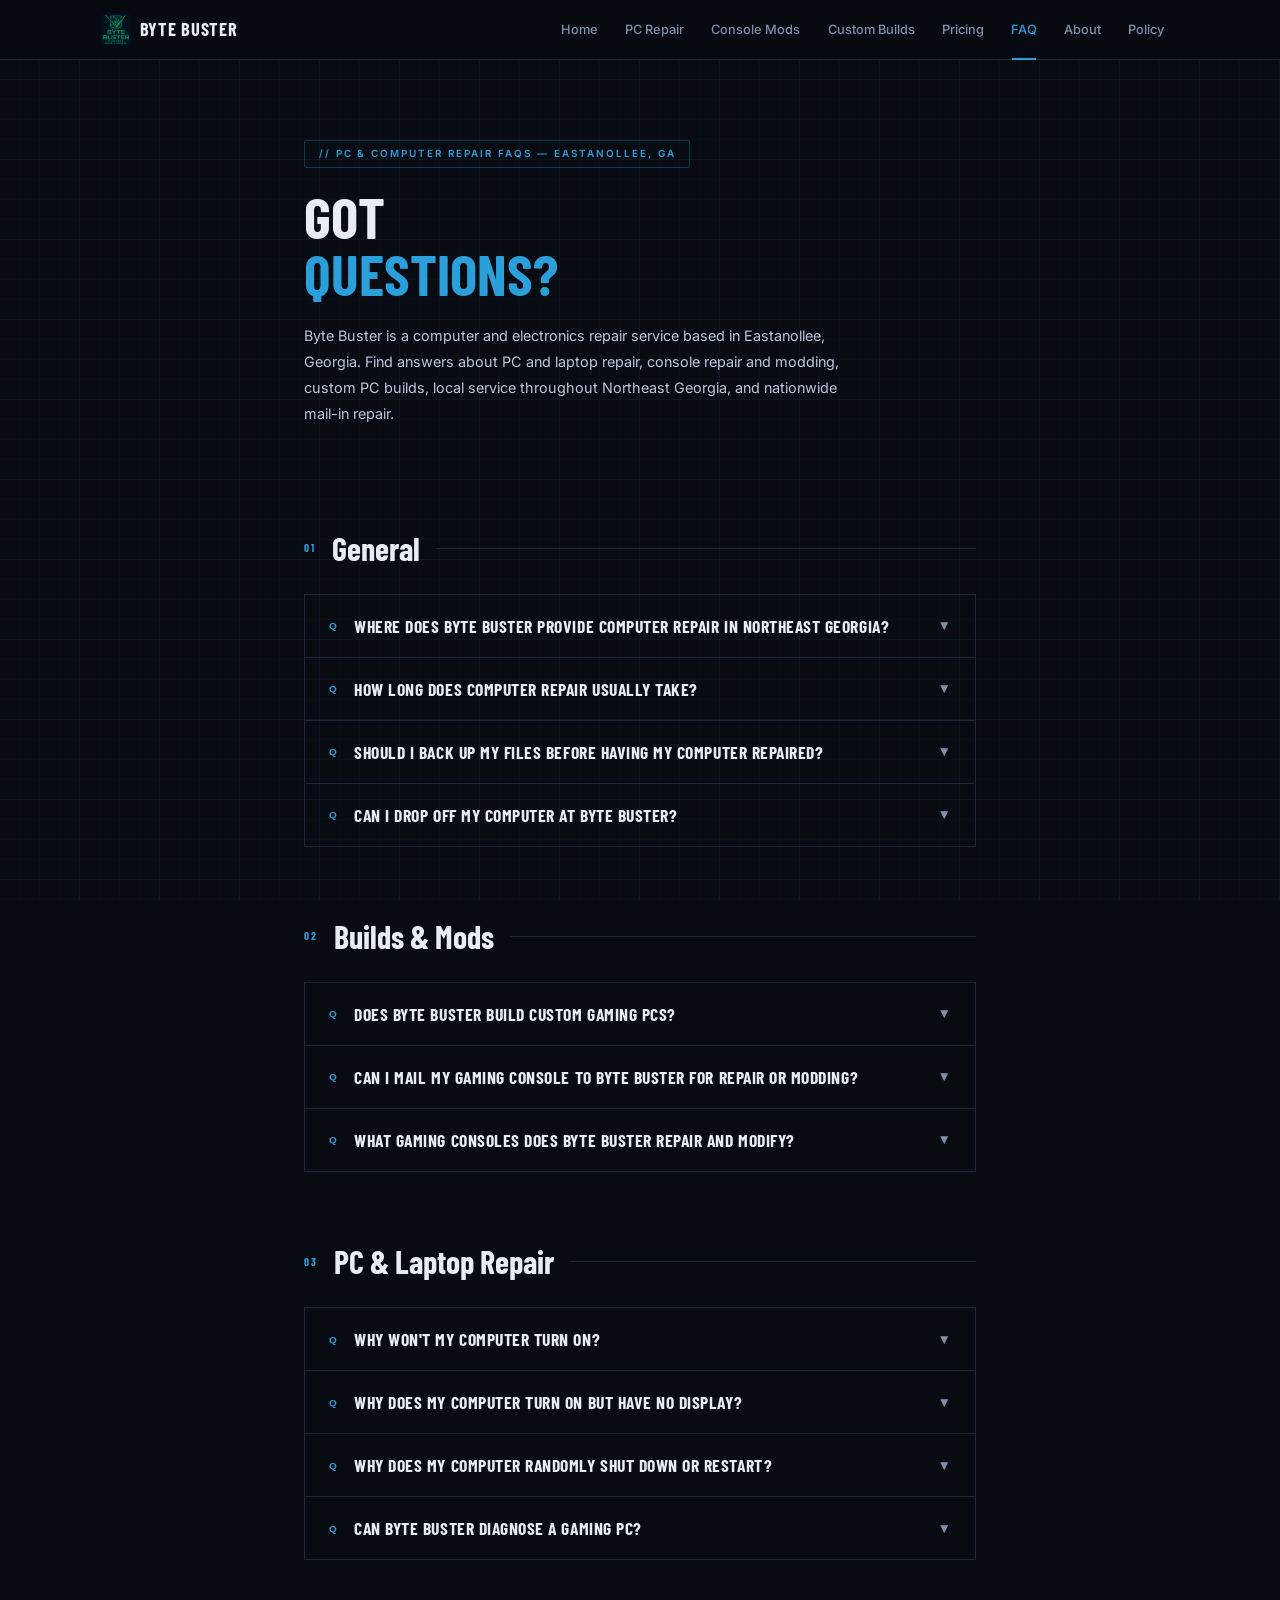
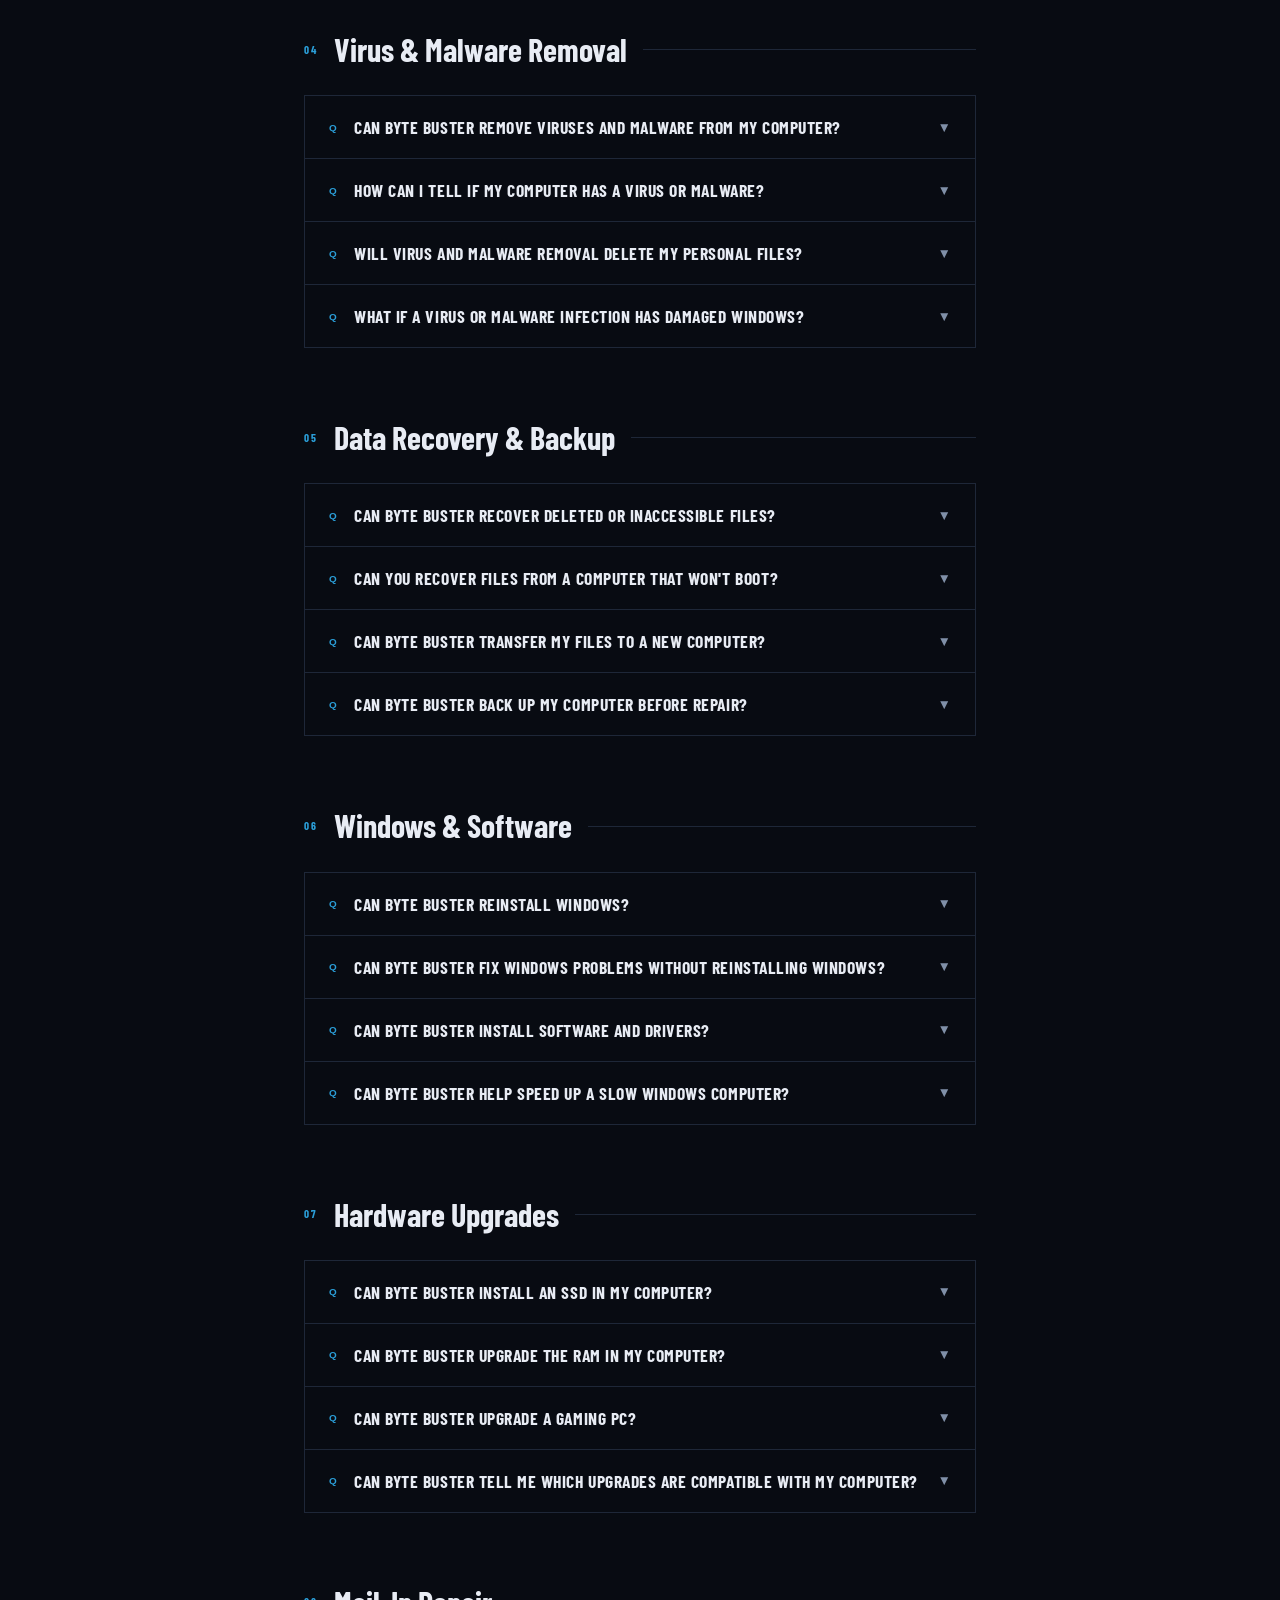
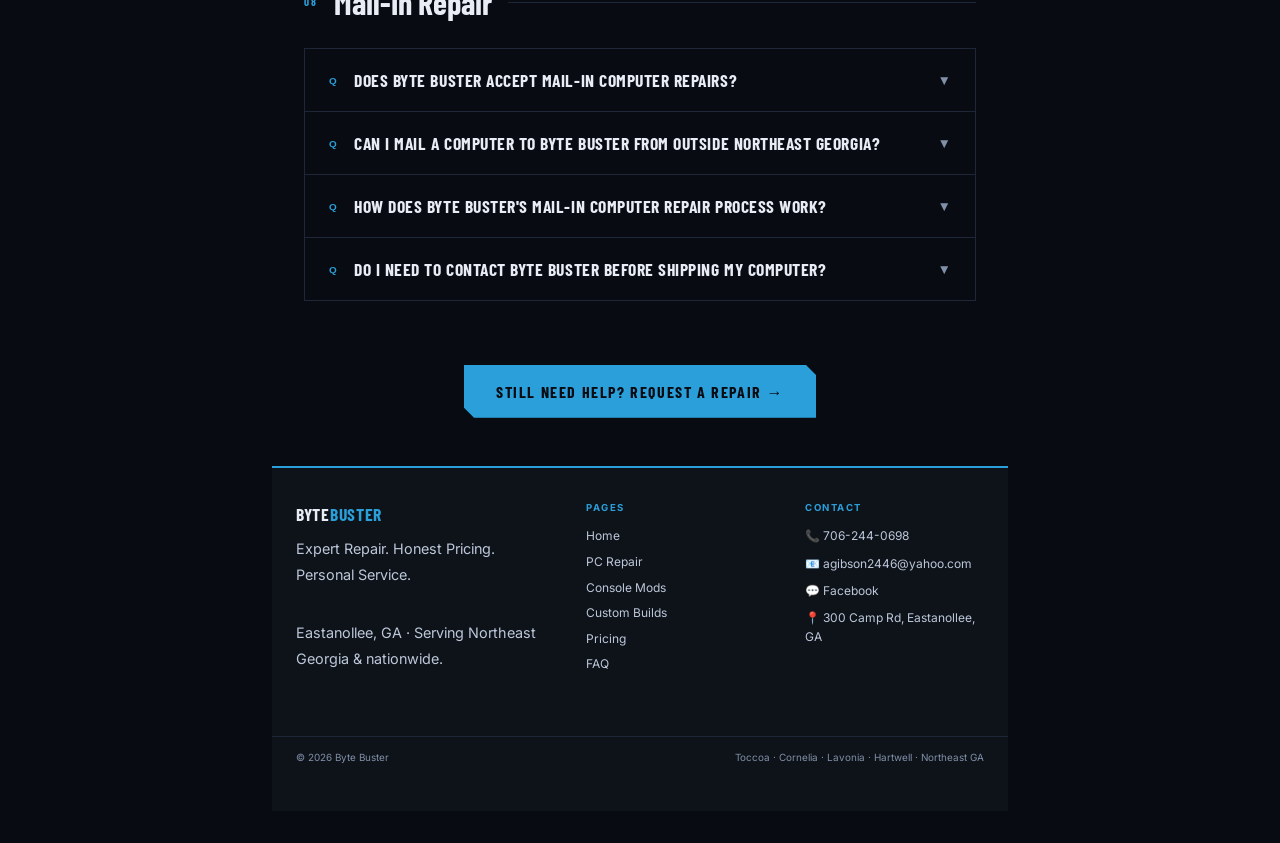
<file: faq.html>
<!DOCTYPE html>
<html lang="en">
<head>
  <meta charset="UTF-8"/>
  <meta name="viewport" content="width=device-width, initial-scale=1.0"/>
 <title>PC &amp; Computer Repair FAQ | Byte Buster — Eastanollee, GA</title>
  <link href="https://fonts.googleapis.com/css2?family=Barlow+Condensed:wght@400;600;700;900&family=Inter:wght@400;500;600&display=swap" rel="stylesheet"/>
  <style>
    :root{--bg:#080b12;--surface:#0e1219;--surface2:#131820;--border:#1e2738;--border2:#28354a;--accent:#2b9fd9;--accent-d:#1a7fad;--accent-g:rgba(43,159,217,0.08);--text:#e8ecf4;--muted:#8090a8;--muted2:#bcc8da;--gold:#f0c040;--display:'Barlow Condensed',sans-serif;--body:'Inter',sans-serif}
    *,*::before,*::after{box-sizing:border-box;margin:0;padding:0}
    html{scroll-behavior:smooth}
    body{background:var(--bg);color:var(--text);font-family:var(--body);font-size:15px;line-height:1.6;overflow-x:hidden;padding-top:60px}
    body::after{content:'';position:fixed;inset:0;z-index:-1;background-color:#080b12;background-image:linear-gradient(rgba(43,159,217,0.06) 1px,transparent 1px),linear-gradient(90deg,rgba(43,159,217,0.06) 1px,transparent 1px),linear-gradient(rgba(43,159,217,0.03) 1px,transparent 1px),linear-gradient(90deg,rgba(43,159,217,0.03) 1px,transparent 1px);background-size:80px 80px,80px 80px,20px 20px,20px 20px;background-position:-1px -1px,-1px -1px,-1px -1px,-1px -1px}
    body::before{content:'';position:fixed;inset:0;z-index:-1;background:radial-gradient(ellipse at 20% 50%,rgba(43,159,217,0.08) 0%,transparent 60%),radial-gradient(ellipse at 80% 20%,rgba(43,159,217,0.05) 0%,transparent 50%),radial-gradient(ellipse at 60% 80%,rgba(0,0,0,0.4) 0%,transparent 60%);pointer-events:none}
    nav{position:fixed;top:0;left:0;right:0;z-index:1000;height:60px;background:rgba(8,11,18,0.97);backdrop-filter:blur(20px);border-bottom:1px solid var(--border)}
    .nav-inner{max-width:1140px;margin:0 auto;padding:0 2rem;height:100%;display:flex;align-items:center;justify-content:space-between}
    .nav-logo{display:flex;align-items:center;gap:10px;text-decoration:none;flex-shrink:0}
    .nav-logo img{height:32px;width:auto;object-fit:contain}
    .nav-logo span{font-family:var(--display);font-size:1.15rem;font-weight:700;letter-spacing:0.04em;color:var(--text);text-transform:uppercase}
    .nav-links{display:flex;align-items:center;gap:0;height:60px}
    .nav-links a{font-size:0.8rem;font-weight:500;color:var(--muted);text-decoration:none;padding:0 0.85rem;height:60px;line-height:60px;display:inline-block;position:relative;transition:color 0.2s;white-space:nowrap}
    .nav-links a::after{content:'';position:absolute;bottom:0;left:0.9rem;right:0.9rem;height:2px;background:var(--accent);transform:scaleX(0);transition:transform 0.25s ease}
    .nav-links a:hover{color:var(--text)}
    .nav-links a:hover::after,.nav-links a.active::after{transform:scaleX(1)}
    .nav-links a.active{color:var(--accent)}
    .hamburger{display:none;flex-direction:column;gap:5px;cursor:pointer;padding:8px;background:none;border:1px solid var(--border);border-radius:3px}
    .hamburger span{display:block;width:20px;height:2px;background:var(--muted2);transition:all 0.3s}
    .hamburger.open span:nth-child(1){transform:translateY(7px) rotate(45deg)}
    .hamburger.open span:nth-child(2){opacity:0}
    .hamburger.open span:nth-child(3){transform:translateY(-7px) rotate(-45deg)}
    .mob-menu{display:none;position:fixed;top:60px;left:0;right:0;background:rgba(8,11,18,0.99);border-bottom:1px solid var(--border);flex-direction:column;z-index:999}
    .mob-menu.open{display:flex}
    .mob-menu a{font-size:0.8rem;font-weight:600;letter-spacing:0.1em;text-transform:uppercase;color:var(--muted2);text-decoration:none;padding:1rem 2rem;border-bottom:1px solid var(--border);transition:color 0.2s,background 0.2s,padding-left 0.2s}
    .mob-menu a:hover,.mob-menu a.active{color:var(--accent);background:var(--accent-g);padding-left:2.5rem}
    .mob-menu a:last-child{border-bottom:none}
    @media(max-width:900px){.nav-links{display:none}.hamburger{display:flex}}
    .trust-bar{background:var(--surface);border-bottom:1px solid var(--border)}
    .trust-inner{max-width:1140px;margin:0 auto;padding:0 2rem;display:flex;align-items:stretch;justify-content:space-between}
    .trust-item{display:flex;align-items:center;justify-content:center;gap:0.5rem;padding:0.55rem 0.75rem;flex:1;text-align:center}
    .trust-item span{font-size:0.6rem;font-weight:600;letter-spacing:0.06em;text-transform:uppercase;color:var(--muted2);white-space:nowrap}
    .trust-div{width:1px;background:var(--border);align-self:stretch;flex-shrink:0}
    @media(max-width:900px){.trust-bar{display:none}}
    .page-hero{padding:2.5rem 2rem 2rem;max-width:900px;margin:0 auto}
    .hero-tag{display:inline-block;font-size:0.62rem;font-weight:600;letter-spacing:0.2em;text-transform:uppercase;color:var(--accent);border:1px solid rgba(0,200,240,0.25);padding:0.3rem 0.85rem;margin-bottom:1.25rem;border-radius:2px}
    .page-hero h1{font-family:var(--display);font-size:clamp(2.4rem,4.5vw,3.8rem);font-weight:700;line-height:1;text-transform:uppercase;margin-bottom:1.25rem}
    .page-hero h1 em{font-style:normal;color:var(--accent);display:block}
    .page-hero p{font-size:0.9rem;color:var(--muted2);line-height:1.8;max-width:560px;margin-bottom:2rem}
    .section{padding:2rem 2rem;max-width:900px;margin:0 auto}
    .section-hd{display:flex;align-items:center;gap:1rem;margin-bottom:1.25rem}
    .section-num{font-family:var(--display);font-size:0.7rem;font-weight:700;letter-spacing:0.2em;color:var(--accent);flex-shrink:0}
    .section-hd h2{font-family:var(--display);font-size:clamp(1.5rem,2.5vw,2rem);font-weight:700;white-space:nowrap}
    .section-line{flex:1;height:1px;background:var(--border)}
    .cards{display:grid;grid-template-columns:repeat(3,1fr);gap:1px;background:var(--border);border:1px solid var(--border)}
    .card{background:var(--surface);padding:1.75rem;position:relative;overflow:hidden;transition:background 0.25s}
    .card::before{content:'';position:absolute;top:0;left:0;width:3px;height:0;background:var(--accent);transition:height 0.35s ease}
    .card:hover{background:var(--surface2)}
    .card:hover::before{height:100%}
    .card-icon{font-size:1.8rem;margin-bottom:1rem;display:block}
    .card-title{font-family:var(--display);font-size:1.25rem;font-weight:700;margin-bottom:0.6rem;color:var(--text)}
    .card-desc{font-size:0.82rem;color:var(--muted2);line-height:1.75}
    .card-tag{display:inline-block;margin-top:0.85rem;font-size:0.58rem;font-weight:600;letter-spacing:0.15em;text-transform:uppercase;color:var(--accent);border:1px solid rgba(0,200,240,0.2);padding:0.2rem 0.5rem;border-radius:1px}
    @media(max-width:768px){.cards{grid-template-columns:1fr}}
    .alt-section{background:var(--surface);border-top:1px solid var(--border);border-bottom:1px solid var(--border);padding:2rem}
    .alt-inner{max-width:900px;margin:0 auto}
    .btn{display:inline-block;font-family:var(--display);font-weight:700;font-size:1rem;letter-spacing:0.1em;text-transform:uppercase;text-decoration:none;padding:0.85rem 2rem;cursor:pointer;border:none;transition:all 0.2s;clip-path:polygon(0 0,calc(100% - 10px) 0,100% 10px,100% 100%,10px 100%,0 calc(100% - 10px))}
    .btn-primary{background:var(--accent);color:#080b12;box-shadow:0 0 24px rgba(0,200,240,0.2)}
    .btn-primary:hover{background:#33d8ff;transform:translateY(-2px)}
    .btn-secondary{background:transparent;color:var(--muted2);border:1px solid var(--border2)}
    .btn-secondary:hover{border-color:var(--accent);color:var(--accent);transform:translateY(-2px)}
    .faq-list{border:1px solid var(--border);overflow:hidden}
    .faq-item{border-bottom:1px solid var(--border)}
    .faq-item:last-child{border-bottom:none}
    .faq-btn{width:100%;background:none;border:none;cursor:pointer;padding:1.25rem 1.5rem;display:flex;align-items:center;gap:1rem;text-align:left;color:var(--text);transition:background 0.2s}
    .faq-btn:hover,.faq-btn[aria-expanded="true"]{background:var(--accent-g)}
    .faq-q{font-family:var(--display);font-size:1.1rem;font-weight:700;text-transform:uppercase;letter-spacing:0.03em;flex:1}
    .faq-lbl{font-size:0.62rem;font-weight:600;letter-spacing:0.15em;color:var(--accent);flex-shrink:0}
    .faq-chevron{color:var(--muted);font-size:0.85rem;transition:transform 0.25s;flex-shrink:0}
    .faq-btn[aria-expanded="true"] .faq-chevron{transform:rotate(180deg);color:var(--accent)}
    .faq-body{max-height:0;overflow:hidden;transition:max-height 0.35s ease}
    .faq-body.open{max-height:200px}
    .faq-ans{padding:0 1.5rem 1.25rem 3.5rem;font-size:0.82rem;color:var(--muted2);line-height:1.8}
    .form-shell{background:var(--surface);border:1px solid var(--border2);overflow:hidden;max-width:680px}
    .form-shell form{display:flex;flex-direction:column}
    .form-row{display:grid;grid-template-columns:1fr 1fr}
    .form-field{display:flex;flex-direction:column;border-bottom:1px solid var(--border);border-right:1px solid var(--border);position:relative;transition:background 0.2s}
    .form-field.full{grid-column:1/-1;border-right:none}
    .form-field:focus-within{background:var(--accent-g)}
    .form-field:focus-within::before{content:'';position:absolute;top:0;left:0;width:3px;height:100%;background:var(--accent)}
    .form-field label{font-size:0.58rem;font-weight:600;letter-spacing:0.2em;text-transform:uppercase;color:var(--accent);padding:0.6rem 1rem 0.1rem}
    .form-field input,.form-field select,.form-field textarea{background:transparent;border:none;outline:none;font-family:var(--body);font-size:0.82rem;color:var(--text);padding:0.1rem 1rem 0.6rem;width:100%}
    .form-field select option{background:var(--surface)}
    .form-field textarea{min-height:90px;resize:none}
    .form-bar{display:flex;align-items:center;justify-content:space-between;padding:0.85rem 1rem;background:var(--surface2);border-top:1px solid var(--border);gap:0.75rem;flex-wrap:wrap}
    .form-bar p{font-size:0.68rem;color:var(--muted);line-height:1.4}
    .form-bar p strong{color:var(--accent)}
    .form-bar button{background:var(--accent);color:#080b12;border:none;font-family:var(--display);font-size:0.9rem;font-weight:700;letter-spacing:0.08em;text-transform:uppercase;padding:0.65rem 1.25rem;cursor:pointer;clip-path:polygon(0 0,calc(100% - 8px) 0,100% 8px,100% 100%,8px 100%,0 calc(100% - 8px));transition:background 0.2s,transform 0.15s;white-space:nowrap}
    .form-bar button:hover{background:#33d8ff;transform:translateY(-2px)}
    .form-backup{margin-top:0.6rem;display:flex;align-items:center;gap:0.6rem;flex-wrap:wrap}
    .form-backup-lbl{font-size:0.62rem;font-weight:600;letter-spacing:0.1em;text-transform:uppercase;color:var(--muted);white-space:nowrap}
    .backup-link{font-size:0.75rem;color:var(--muted2);text-decoration:none;padding:0.3rem 0.75rem;border:1px solid var(--border);transition:color 0.2s,border-color 0.2s;border-radius:2px}
    .backup-link:hover{color:var(--accent);border-color:var(--accent)}
    @media(max-width:600px){.form-row{grid-template-columns:1fr}.form-bar{flex-direction:column;align-items:flex-start}}
    .service-area{background:var(--surface);border:1px solid var(--border);overflow:hidden}
    .sa-header{background:var(--surface2);border-bottom:1px solid var(--border);padding:0.75rem 1.5rem;font-size:0.62rem;font-weight:600;letter-spacing:0.18em;text-transform:uppercase;color:var(--accent)}
    .sa-body{display:grid;grid-template-columns:1fr 1fr;gap:0}
    .sa-col{padding:1.5rem}
    .sa-col:first-child{border-right:1px solid var(--border)}
    .sa-col-title{font-family:var(--display);font-size:1rem;font-weight:700;text-transform:uppercase;letter-spacing:0.05em;color:var(--accent);margin-bottom:0.6rem}
    .sa-col p{font-size:0.8rem;color:var(--muted2);line-height:1.8}
    .sa-col p strong{color:var(--text)}
    .sa-footer{border-top:1px solid var(--border);padding:0.75rem 1.5rem;font-size:0.72rem;color:var(--muted);text-align:center}
    @media(max-width:600px){.sa-body{grid-template-columns:1fr}.sa-col:first-child{border-right:none;border-bottom:1px solid var(--border)}}
    .policy-block{border:1px solid var(--border);background:var(--surface);padding:1.75rem;margin-bottom:1.25rem;border-left:3px solid var(--accent)}
    .policy-block p{font-size:0.82rem;color:var(--muted2);line-height:1.9}
    .policy-block p strong{color:var(--text)}
    .policy-list{border:1px solid var(--border);overflow:hidden;margin-bottom:2rem}
    .policy-item{display:flex;gap:1rem;padding:1rem 1.25rem;border-bottom:1px solid var(--border);font-size:0.8rem;color:var(--muted2);line-height:1.7;align-items:flex-start}
    .policy-item:last-child{border-bottom:none}
    .policy-item::before{content:'→';color:var(--accent);flex-shrink:0}
    .reveal{opacity:0;transform:translateY(24px);transition:opacity 0.55s ease,transform 0.55s ease}
    .reveal.visible{opacity:1;transform:translateY(0)}
    @media(max-width:768px){.page-hero{padding:3rem 1.5rem 2rem}.section{padding:3rem 1.5rem}.alt-section{padding:3rem 1.5rem}.section-hd h2{font-size:1.6rem}.cards{grid-template-columns:1fr}}

    /* FOOTER */
    footer{background:var(--surface);border-top:2px solid var(--accent);margin-top:2rem}
    .footer-main{max-width:1100px;margin:0 auto;padding:2rem 1.5rem;display:grid;grid-template-columns:1.4fr 1fr 1fr;gap:2.5rem;align-items:start}
    .footer-col{}
    .footer-brand{font-family:var(--display);font-size:1.1rem;font-weight:700;text-transform:uppercase;letter-spacing:0.04em;margin-bottom:0.5rem}
    .footer-brand span{color:var(--accent)}
    .footer-tagline{font-size:0.73rem;color:var(--muted);line-height:1.7}
    .footer-col-label{font-size:0.6rem;font-weight:700;letter-spacing:0.16em;text-transform:uppercase;color:var(--accent);margin-bottom:0.7rem;display:block}
    .footer-nav{list-style:none;display:flex;flex-direction:column;gap:0.4rem}
    .footer-nav a{font-size:0.75rem;color:var(--muted2);text-decoration:none;transition:color 0.2s,padding-left 0.2s;display:block}
    .footer-nav a:hover{color:var(--accent);padding-left:4px}
    .footer-contact-list{display:flex;flex-direction:column;gap:0.5rem}
    .footer-contact-list a{font-size:0.75rem;color:var(--muted2);text-decoration:none;display:flex;align-items:center;gap:0.5rem;transition:color 0.2s}
    .footer-contact-list a:hover{color:var(--accent)}
    .footer-bottom{border-top:1px solid var(--border);max-width:1100px;margin:0 auto;padding:0.75rem 1.5rem;display:flex;justify-content:space-between;align-items:center;flex-wrap:wrap;gap:0.5rem}
    .footer-bottom p{font-size:0.62rem;color:var(--muted)}
    @media(max-width:700px){.footer-main{grid-template-columns:1fr;gap:1.5rem;padding:1.5rem}.footer-bottom{flex-direction:column;text-align:center;padding:0.75rem 1.5rem}}
  </style>
  <meta name="description" content="Frequently asked questions about Byte Buster computer repair, PC repair, laptop repair, console repair, custom PC builds, and nationwide mail-in service in Eastanollee and Northeast Georgia."/>
<link rel="canonical" href="https://bytebusterga.github.io/faq.html"/>
  <meta name="robots" content="index, follow"/>
  <meta property="og:type" content="website"/>
<meta property="og:title" content="PC &amp; Computer Repair FAQ | Byte Buster"/>
<meta property="og:description" content="Answers about Byte Buster computer repair, PC repair, laptop repair, console repair, custom PC builds, local service in Northeast Georgia, and nationwide mail-in repair."/>
<meta property="og:url" content="https://bytebusterga.github.io/faq.html"/>
<meta property="og:site_name" content="Byte Buster"/>
  <script type="application/ld+json">
{
  "@context": "https://schema.org",
  "@type": "FAQPage",
  "mainEntity": [
    {
      "@type": "Question",
      "name": "Where does Byte Buster provide computer repair in Northeast Georgia?",
      "acceptedAnswer": {
        "@type": "Answer",
        "text": "Byte Buster is based in Eastanollee, GA and provides computer and PC repair for customers throughout Northeast Georgia, including Toccoa, Cornelia, Lavonia, Hartwell, Toccoa Falls, and Westminster, SC. Local repairs are handled by appointment, and nationwide mail-in computer repair is also available by mail from anywhere in the United States."
      }
    },
    {
      "@type": "Question",
      "name": "How long does Byte Buster computer repair usually take?",
      "acceptedAnswer": {
        "@type": "Answer",
        "text": "Most Byte Buster computer and PC repairs are completed within 5–10 business days, depending on the repair and parts availability. Rush service is also available for an additional fee when faster service is needed."
      }
    },
    {
      "@type": "Question",
      "name": "Should I back up my files before Byte Buster repairs my computer?",
      "acceptedAnswer": {
        "@type": "Answer",
        "text": "Byte Buster recommends backing up your important files before any computer repair. I'll ask before wiping, reinstalling, or making changes that could affect your data, and I treat your files with care. A current backup is always the safest way to protect your data during PC or laptop repair."
      }
    },
    {
      "@type": "Question",
      "name": "Can I drop off my computer at Byte Buster?",
      "acceptedAnswer": {
        "@type": "Answer",
        "text": "Yes. Byte Buster offers local computer and laptop repair drop-off by appointment at 300 Camp Rd, Eastanollee, GA 30538. Please reach out before arriving so a drop-off time can be scheduled."
      }
    },
    {
      "@type": "Question",
      "name": "Does Byte Buster require a deposit for custom PC builds?",
      "acceptedAnswer": {
        "@type": "Answer",
        "text": "Yes. Byte Buster requires a non-refundable deposit covering the full cost of parts for custom PC builds once the parts are ordered. The remaining balance, including labor and applicable fees, is due before the completed computer is picked up or shipped."
      }
    },
    {
      "@type": "Question",
      "name": "Can I mail my console to Byte Buster for nationwide modding service?",
      "acceptedAnswer": {
        "@type": "Answer",
        "text": "Absolutely. Byte Buster accepts mail-in console modding requests from customers anywhere in the United States. Console modding is available nationwide, and the Console Modding page has the current list of supported systems and services."
      }
    },
    {
      "@type": "Question",
      "name": "What consoles does Byte Buster repair and modify?",
      "acceptedAnswer": {
        "@type": "Answer",
        "text": "Byte Buster repairs and modifies a wide range of gaming consoles, including PlayStation 1–5, Xbox Original, Xbox 360, Xbox One, Xbox Series X/S, Nintendo Switch, Wii, Nintendo 64, Nintendo 3DS, Nintendo 2DS, Game Boy, Game Boy Color, and Game Boy Advance/SP."
      }
    }
  ]
}
</script>
</head>
<body>
<nav>
  <div class="nav-inner">
    <a href="index.html" class="nav-logo"><img src="images/logo.png" alt="Byte Buster"/><span>Byte Buster</span></a>
    <div class="nav-links">
      <a href="index.html">Home</a>
      <a href="pc-repair.html">PC Repair</a>
      <a href="console-modding.html">Console Mods</a>
      <a href="custom-pc-builds.html">Custom Builds</a>
      <a href="pricing.html">Pricing</a>
      <a href="faq.html" class="active">FAQ</a>
      <a href="about.html">About</a>
      <a href="policy.html">Policy</a>
    </div>
    <button class="hamburger" id="hbg" aria-label="Menu"><span></span><span></span><span></span></button>
  </div>
</nav>
<div class="mob-menu" id="mob">
  <a href="index.html">Home</a>
  <a href="pc-repair.html">PC Repair</a>
  <a href="console-modding.html">Console Mods</a>
  <a href="custom-pc-builds.html">Custom Builds</a>
  <a href="pricing.html">Pricing</a>
  <a href="faq.html" class="active">FAQ</a>
  <a href="about.html">About</a>
  <a href="policy.html">Policy</a>
</div>
<div class="page-hero" style="max-width:800px">
  <div class="page-hero" style="max-width:800px">
  <div class="hero-tag">// PC &amp; Computer Repair FAQs — Eastanollee, GA</div>
  <h1>Got<em>Questions?</em></h1>
  <p>Byte Buster is a computer and electronics repair service based in Eastanollee, Georgia. Find answers about PC and laptop repair, console repair and modding, custom PC builds, local service throughout Northeast Georgia, and nationwide mail-in repair.</p>
</div>
<section class="section" style="max-width:800px;margin:0 auto">
  <div class="section-hd reveal"><span class="section-num">01</span><h2>General</h2><div class="section-line"></div></div>
  <div class="faq-list reveal">
    <div class="faq-item"><button class="faq-btn" aria-expanded="false" onclick="toggle(this)"><span class="faq-lbl">Q</span><span class="faq-q">Where does Byte Buster provide computer repair in Northeast Georgia?</span><span class="faq-chevron">&#9660;</span></button><div class="faq-body"><p class="faq-ans">Byte Buster is based in Eastanollee, Georgia and provides computer and laptop repair by appointment for customers throughout Northeast Georgia, including Toccoa, Cornelia, Lavonia, Hartwell, Toccoa Falls, and surrounding communities. Nationwide mail-in PC and laptop repair is also available throughout the United States.</p></div></div>
    <div class="faq-item"><button class="faq-btn" aria-expanded="false" onclick="toggle(this)"><span class="faq-lbl">Q</span><span class="faq-q">How long does computer repair usually take?</span><span class="faq-chevron">&#9660;</span></button><div class="faq-body"><p class="faq-ans">Most Byte Buster computer and laptop repairs are completed within 5–10 business days, depending on the type of repair, diagnostic findings, parts availability, and workload. Rush service may be available for an additional fee when faster service is needed.</p></div></div>
    <div class="faq-item"><button class="faq-btn" aria-expanded="false" onclick="toggle(this)"><span class="faq-lbl">Q</span><span class="faq-q">Should I back up my files before having my computer repaired?</span><span class="faq-chevron">&#9660;</span></button><div class="faq-body"><p class="faq-ans">Yes. Byte Buster recommends backing up important files before any computer repair. Before wiping, reinstalling Windows, or performing work that could affect your data, I'll discuss the situation with you. A current backup is the safest way to protect important files during PC or laptop repair.</p></div></div>
    <div class="faq-item"><button class="faq-btn" aria-expanded="false" onclick="toggle(this)"><span class="faq-lbl">Q</span><span class="faq-q">Can I drop off my computer at Byte Buster?</span><span class="faq-chevron">&#9660;</span></button><div class="faq-body"><p class="faq-ans">Yes. Byte Buster offers local computer and laptop repair drop-off by appointment at 300 Camp Rd, Eastanollee, GA 30538. Please reach out before arriving so a drop-off time can be scheduled.</p></div></div>
  </div>
</section>
  <section class="section" style="max-width:800px;margin:0 auto">
  <div class="section-hd reveal"><span class="section-num">02</span><h2>Builds &amp; Mods</h2><div class="section-line"></div></div>
  <div class="faq-list reveal">
    <div class="faq-item"><button class="faq-btn" aria-expanded="false" onclick="toggle(this)"><span class="faq-lbl">Q</span><span class="faq-q">Does Byte Buster build custom gaming PCs?</span><span class="faq-chevron">&#9660;</span></button><div class="faq-body"><p class="faq-ans">Yes. Byte Buster builds custom gaming PCs based on your performance needs, budget, and intended use. Components are selected for compatibility, and the finished system is assembled, configured, and tested before pickup or shipment.</p></div></div>
    <div class="faq-item"><button class="faq-btn" aria-expanded="false" onclick="toggle(this)"><span class="faq-lbl">Q</span><span class="faq-q">Can I mail my gaming console to Byte Buster for repair or modding?</span><span class="faq-chevron">&#9660;</span></button><div class="faq-body"><p class="faq-ans">Yes. Byte Buster accepts mail-in gaming console repair and modding services from customers throughout the United States. Contact me before shipping your console so I can confirm the system and service requested and provide shipping instructions.</p></div></div>
    <div class="faq-item"><button class="faq-btn" aria-expanded="false" onclick="toggle(this)"><span class="faq-lbl">Q</span><span class="faq-q">What gaming consoles does Byte Buster repair and modify?</span><span class="faq-chevron">&#9660;</span></button><div class="faq-body"><p class="faq-ans">Byte Buster repairs and modifies a wide range of gaming consoles, including PlayStation 1–5, original Xbox, Xbox 360, Xbox One, Xbox Series X/S, Wii, Nintendo 64, Nintendo 3DS, Nintendo 2DS, Game Boy, Game Boy Color, and Game Boy Advance/SP. Nintendo Switch service is limited to storage expansion and is not offered as general console repair or modding.</p></div></div>
  </div>
  </section>
  <section class="section" style="max-wi<section class="section" style="max-width:800px;margin:0 auto">
  <div class="section-hd reveal"><span class="section-num">03</span><h2>PC &amp; Laptop Repair</h2><div class="section-line"></div></div>
  <div class="faq-list reveal">

    <div class="faq-item"><button class="faq-btn" aria-expanded="false" onclick="toggle(this)"><span class="faq-lbl">Q</span><span class="faq-q">Why won't my computer turn on?</span><span class="faq-chevron">&#9660;</span></button><div class="faq-body"><p class="faq-ans">A computer that won't turn on can have several causes, including a failed power supply, motherboard, RAM, storage device, or other hardware problem. Power connections and startup issues can also prevent a computer from powering on normally. Byte Buster can diagnose the system to identify the cause before recommending a repair.</p></div></div>

    <div class="faq-item"><button class="faq-btn" aria-expanded="false" onclick="toggle(this)"><span class="faq-lbl">Q</span><span class="faq-q">Why does my computer turn on but have no display?</span><span class="faq-chevron">&#9660;</span></button><div class="faq-body"><p class="faq-ans">A computer that powers on but shows no picture can have several possible causes, including RAM, graphics card, motherboard, power, display cable, or monitor problems. Byte Buster can diagnose the system to determine which component or connection is causing the no-display problem before recommending a repair.</p></div></div>

    <div class="faq-item"><button class="faq-btn" aria-expanded="false" onclick="toggle(this)"><span class="faq-lbl">Q</span><span class="faq-q">Why does my computer randomly shut down or restart?</span><span class="faq-chevron">&#9660;</span></button><div class="faq-body"><p class="faq-ans">Unexpected shutdowns and restarts can be caused by overheating, power supply problems, faulty RAM, storage issues, Windows or driver problems, or other hardware failures. Byte Buster can diagnose the system to determine whether the cause is hardware, software, or a thermal problem.</p></div></div>

    <div class="faq-item"><button class="faq-btn" aria-expanded="false" onclick="toggle(this)"><span class="faq-lbl">Q</span><span class="faq-q">Can Byte Buster diagnose a gaming PC?</span><span class="faq-chevron">&#9660;</span></button><div class="faq-body"><p class="faq-ans">Yes. Byte Buster can diagnose gaming PCs experiencing problems such as no display, crashes, overheating, unexpected shutdowns, performance issues, and hardware failures. Diagnostics can help identify problems involving the graphics card, RAM, storage, power supply, cooling system, motherboard, or Windows.</p></div></div>

  </div>
</section>
<section class="section" style="max-width:800px;margin:0 auto">
  <div class="section-hd reveal"><span class="section-num">04</span><h2>Virus &amp; Malware Removal</h2><div class="section-line"></div></div>
  <div class="faq-list reveal">

    <div class="faq-item"><button class="faq-btn" aria-expanded="false" onclick="toggle(this)"><span class="faq-lbl">Q</span><span class="faq-q">Can Byte Buster remove viruses and malware from my computer?</span><span class="faq-chevron">&#9660;</span></button><div class="faq-body"><p class="faq-ans">Yes. Byte Buster provides <a href="virus-removal.html">virus and malware removal</a> for Windows PCs and laptops. I can diagnose the system, remove malicious or unwanted software, and check for additional problems caused by the infection. Virus and malware removal is available for local customers in Northeast Georgia and through nationwide mail-in repair.</p></div></div>

    <div class="faq-item"><button class="faq-btn" aria-expanded="false" onclick="toggle(this)"><span class="faq-lbl">Q</span><span class="faq-q">How can I tell if my computer has a virus or malware?</span><span class="faq-chevron">&#9660;</span></button><div class="faq-body"><p class="faq-ans">Common signs of a virus or malware infection include unusual pop-ups, browser redirects, slow performance, unfamiliar programs, security warnings, changed browser settings, or other behavior that was not present before. A diagnostic can determine whether malware is actually responsible and identify other possible causes.</p></div></div>

    <div class="faq-item"><button class="faq-btn" aria-expanded="false" onclick="toggle(this)"><span class="faq-lbl">Q</span><span class="faq-q">Will virus and malware removal delete my personal files?</span><span class="faq-chevron">&#9660;</span></button><div class="faq-body"><p class="faq-ans">Normally, virus and malware removal does not require deleting personal files. However, if the infection has severely damaged Windows or a clean Windows installation is necessary, I will discuss the situation with you before performing work that could affect your data. Backing up important files before repair is always recommended.</p></div></div>

    <div class="faq-item"><button class="faq-btn" aria-expanded="false" onclick="toggle(this)"><span class="faq-lbl">Q</span><span class="faq-q">What if a virus or malware infection has damaged Windows?</span><span class="faq-chevron">&#9660;</span></button><div class="faq-body"><p class="faq-ans">If malware has significantly damaged Windows, removing the infection may not completely resolve the problem. Depending on the condition of the computer, Byte Buster may recommend Windows repair, additional troubleshooting, data recovery, or a clean Windows installation.</p></div></div>

  </div>
</section>
<section class="section" style="max-width:800px;margin:0 auto">
  <div class="section-hd reveal"><span class="section-num">05</span><h2>Data Recovery &amp; Backup</h2><div class="section-line"></div></div>
  <div class="faq-list reveal">

    <div class="faq-item"><button class="faq-btn" aria-expanded="false" onclick="toggle(this)"><span class="faq-lbl">Q</span><span class="faq-q">Can Byte Buster recover deleted or inaccessible files?</span><span class="faq-chevron">&#9660;</span></button><div class="faq-body"><p class="faq-ans">Byte Buster can attempt <a href="data-recovery.html">data recovery</a> for deleted, inaccessible, or difficult-to-access files depending on the condition of the storage device. Recovery results vary based on whether the problem involves accidental deletion, file-system corruption, Windows problems, or physical drive failure.</p></div></div>

    <div class="faq-item"><button class="faq-btn" aria-expanded="false" onclick="toggle(this)"><span class="faq-lbl">Q</span><span class="faq-q">Can you recover files from a computer that won't boot?</span><span class="faq-chevron">&#9660;</span></button><div class="faq-body"><p class="faq-ans">Yes. If the storage device is still accessible and functioning, files may be recoverable even when Windows will not start. Byte Buster can diagnose the computer and determine the safest approach for accessing or recovering your important data.</p></div></div>

    <div class="faq-item"><button class="faq-btn" aria-expanded="false" onclick="toggle(this)"><span class="faq-lbl">Q</span><span class="faq-q">Can Byte Buster transfer my files to a new computer?</span><span class="faq-chevron">&#9660;</span></button><div class="faq-body"><p class="faq-ans">Yes. Byte Buster can transfer personal files from an existing computer or storage device to another computer or compatible storage device when the data is accessible. This can be useful when replacing an older computer or upgrading to a new system.</p></div></div>

    <div class="faq-item"><button class="faq-btn" aria-expanded="false" onclick="toggle(this)"><span class="faq-lbl">Q</span><span class="faq-q">Can Byte Buster back up my computer before repair?</span><span class="faq-chevron">&#9660;</span></button><div class="faq-body"><p class="faq-ans">Backup services may be available depending on the computer, storage capacity, and amount of data involved. If a repair could put important files at risk, Byte Buster can discuss available backup or data-recovery options before proceeding with the repair.</p></div></div>

  </div>
</section>
<section class="section" style="max-<section class="section" style="max-width:800px;margin:0 auto">
  <div class="section-hd reveal"><span class="section-num">06</span><h2>Windows &amp; Software</h2><div class="section-line"></div></div>
  <div class="faq-list reveal">

    <div class="faq-item"><button class="faq-btn" aria-expanded="false" onclick="toggle(this)"><span class="faq-lbl">Q</span><span class="faq-q">Can Byte Buster reinstall Windows?</span><span class="faq-chevron">&#9660;</span></button><div class="faq-body"><p class="faq-ans">Yes. Byte Buster provides <a href="windows-repair.html">Windows installation and reinstallation</a> services for compatible PCs and laptops. The computer and data situation are evaluated first so the appropriate installation method can be determined.</p></div></div>

    <div class="faq-item"><button class="faq-btn" aria-expanded="false" onclick="toggle(this)"><span class="faq-lbl">Q</span><span class="faq-q">Can Byte Buster fix Windows problems without reinstalling Windows?</span><span class="faq-chevron">&#9660;</span></button><div class="faq-body"><p class="faq-ans">In many cases, yes. Windows problems can sometimes be resolved through system repairs, driver troubleshooting, updates, configuration changes, malware removal, or other software troubleshooting without performing a complete Windows reinstall.</p></div></div>

    <div class="faq-item"><button class="faq-btn" aria-expanded="false" onclick="toggle(this)"><span class="faq-lbl">Q</span><span class="faq-q">Can Byte Buster install software and drivers?</span><span class="faq-chevron">&#9660;</span></button><div class="faq-body"><p class="faq-ans">Yes. Byte Buster can install compatible software, device drivers, and required updates as part of applicable computer repair or setup services. Software must be properly licensed or otherwise legally available for installation.</p></div></div>

    <div class="faq-item"><button class="faq-btn" aria-expanded="false" onclick="toggle(this)"><span class="faq-lbl">Q</span><span class="faq-q">Can Byte Buster help speed up a slow Windows computer?</span><span class="faq-chevron">&#9660;</span></button><div class="faq-body"><p class="faq-ans">Yes. Byte Buster can diagnose slow Windows PCs and laptops to identify potential causes such as unnecessary software, storage limitations, Windows problems, insufficient RAM, or other hardware and software issues. When appropriate, hardware upgrades may also be recommended.</p></div></div>

  </div>
</section>
<section class="section" style="max-width:800px;margin:0 auto">
  <div class="section-hd reveal"><span class="section-num">07</span><h2>Hardware Upgrades</h2><div class="section-line"></div></div>
  <div class="faq-list reveal">

    <div class="faq-item"><button class="faq-btn" aria-expanded="false" onclick="toggle(this)"><span class="faq-lbl">Q</span><span class="faq-q">Can Byte Buster install an SSD in my computer?</span><span class="faq-chevron">&#9660;</span></button><div class="faq-body"><p class="faq-ans">Yes. Byte Buster can install compatible SSDs in supported desktop computers and laptops. Replacing an older mechanical hard drive with an SSD can improve boot times, application loading, and overall system responsiveness.</p></div></div>

    <div class="faq-item"><button class="faq-btn" aria-expanded="false" onclick="toggle(this)"><span class="faq-lbl">Q</span><span class="faq-q">Can Byte Buster upgrade the RAM in my computer?</span><span class="faq-chevron">&#9660;</span></button><div class="faq-body"><p class="faq-ans">Yes, when the computer supports a RAM upgrade. Byte Buster can determine the system's memory type, current capacity, and upgrade limitations and recommend compatible RAM when an upgrade makes sense.</p></div></div>

    <div class="faq-item"><button class="faq-btn" aria-expanded="false" onclick="toggle(this)"><span class="faq-lbl">Q</span><span class="faq-q">Can Byte Buster upgrade a gaming PC?</span><span class="faq-chevron">&#9660;</span></button><div class="faq-body"><p class="faq-ans">Yes. Depending on the system, gaming PC upgrades can include storage, RAM, graphics cards, cooling, power supplies, and other compatible hardware. Byte Buster can evaluate the existing system and determine which upgrades provide the most benefit.</p></div></div>

    <div class="faq-item"><button class="faq-btn" aria-expanded="false" onclick="toggle(this)"><span class="faq-lbl">Q</span><span class="faq-q">Can Byte Buster tell me which upgrades are compatible with my computer?</span><span class="faq-chevron">&#9660;</span></button><div class="faq-body"><p class="faq-ans">Yes. Hardware compatibility depends on the computer's motherboard, processor, available connections, physical space, power requirements, and other specifications. Byte Buster can identify compatible upgrade options before parts are ordered.</p></div></div>

  </div>
</section>
<section class="section" style="max-width:800px;margin:0 auto">
  <div class="section-hd reveal"><span class="section-num">08</span><h2>Mail-In Repair</h2><div class="section-line"></div></div>
  <div class="faq-list reveal">

    <div class="faq-item"><button class="faq-btn" aria-expanded="false" onclick="toggle(this)"><span class="faq-lbl">Q</span><span class="faq-q">Does Byte Buster accept mail-in computer repairs?</span><span class="faq-chevron">&#9660;</span></button><div class="faq-body"><p class="faq-ans">Yes. Byte Buster accepts <a href="pc-repair.html">PC and laptop repairs by mail</a> from anywhere in the United States. Contact me before shipping your system so I can discuss the repair and provide shipping instructions.</p></div></div>

    <div class="faq-item"><button class="faq-btn" aria-expanded="false" onclick="toggle(this)"><span class="faq-lbl">Q</span><span class="faq-q">Can I mail a computer to Byte Buster from outside Northeast Georgia?</span><span class="faq-chevron">&#9660;</span></button><div class="faq-body"><p class="faq-ans">Yes. Nationwide mail-in repair allows Byte Buster to serve PC and laptop customers throughout the United States, even when they are outside the local Northeast Georgia service area.</p></div></div>

    <div class="faq-item"><button class="faq-btn" aria-expanded="false" onclick="toggle(this)"><span class="faq-lbl">Q</span><span class="faq-q">How does Byte Buster's mail-in computer repair process work?</span><span class="faq-chevron">&#9660;</span></button><div class="faq-body"><p class="faq-ans">Contact Byte Buster before shipping your computer so the repair can be discussed and shipping instructions provided. Once the system is received, it can be diagnosed and the necessary repair work determined before additional work is performed.</p></div></div>

    <div class="faq-item"><button class="faq-btn" aria-expanded="false" onclick="toggle(this)"><span class="faq-lbl">Q</span><span class="faq-q">Do I need to contact Byte Buster before shipping my computer?</span><span class="faq-chevron">&#9660;</span></button><div class="faq-body"><p class="faq-ans">Yes. Please contact Byte Buster before shipping a computer or laptop. This allows me to discuss the repair, provide shipping instructions, and make sure the system can be accepted for service before you send it.</p></div></div>

  </div>
</section>
  <div style="text-align:center;padding:2rem 0 1rem">
    <a href="index.html#contact" class="btn btn-primary">Still need help? Request a Repair &#8594;</a>
  </div>
</section>
<footer>
  <div class="footer-main">
    <div class="footer-col">
      <div class="footer-brand">Byte<span>Buster</span></div>
      <p class="footer-tagline">Expert Repair. Honest Pricing. Personal Service.</p>
      <p class="footer-tagline">Eastanollee, GA &middot; Serving Northeast Georgia &amp; nationwide.</p>
    </div>
    <div class="footer-col">
      <span class="footer-col-label">Pages</span>
      <ul class="footer-nav">
        <li><a href="index.html">Home</a></li>
        <li><a href="pc-repair.html">PC Repair</a></li>
        <li><a href="console-modding.html">Console Mods</a></li>
        <li><a href="custom-pc-builds.html">Custom Builds</a></li>
        <li><a href="pricing.html">Pricing</a></li>
        <li><a href="faq.html">FAQ</a></li>
      </ul>
    </div>
    <div class="footer-col">
      <span class="footer-col-label">Contact</span>
      <div class="footer-contact-list">
        <a href="tel:7062440698">&#128222; 706-244-0698</a>
        <a href="mailto:agibson2446@yahoo.com">&#128231; agibson2446@yahoo.com</a>
        <a href="https://www.facebook.com/bytebustertech" target="_blank">&#128172; Facebook</a>
        <a href="https://www.google.com/maps/search/?api=1&query=300+Camp+Rd,+Eastanollee,+GA+30538" target="_blank">&#128205; 300 Camp Rd, Eastanollee, GA</a>
      </div>
    </div>
  </div>
  <div class="footer-bottom">
    <p>&copy; 2026 Byte Buster</p>
    <p>Toccoa &middot; Cornelia &middot; Lavonia &middot; Hartwell &middot; Northeast GA</p>
  </div>
</footer>
<script>
var hbg=document.getElementById("hbg"),mob=document.getElementById("mob");
if(hbg&&mob){hbg.addEventListener("click",function(){hbg.classList.toggle("open");mob.classList.toggle("open")});mob.querySelectorAll("a").forEach(function(a){a.addEventListener("click",function(){hbg.classList.remove("open");mob.classList.remove("open")})})}
function toggle(btn){var exp=btn.getAttribute("aria-expanded")==="true";document.querySelectorAll(".faq-btn").forEach(function(b){b.setAttribute("aria-expanded","false");b.nextElementSibling.classList.remove("open")});if(!exp){btn.setAttribute("aria-expanded","true");btn.nextElementSibling.classList.add("open")}}
document.querySelectorAll(".reveal").forEach(function(el){new IntersectionObserver(function(e,o){e.forEach(function(en){if(en.isIntersecting){en.target.classList.add("visible");o.unobserve(en.target)}})},{threshold:0.1}).observe(el)});
</script>
</body>
</html>
</file>
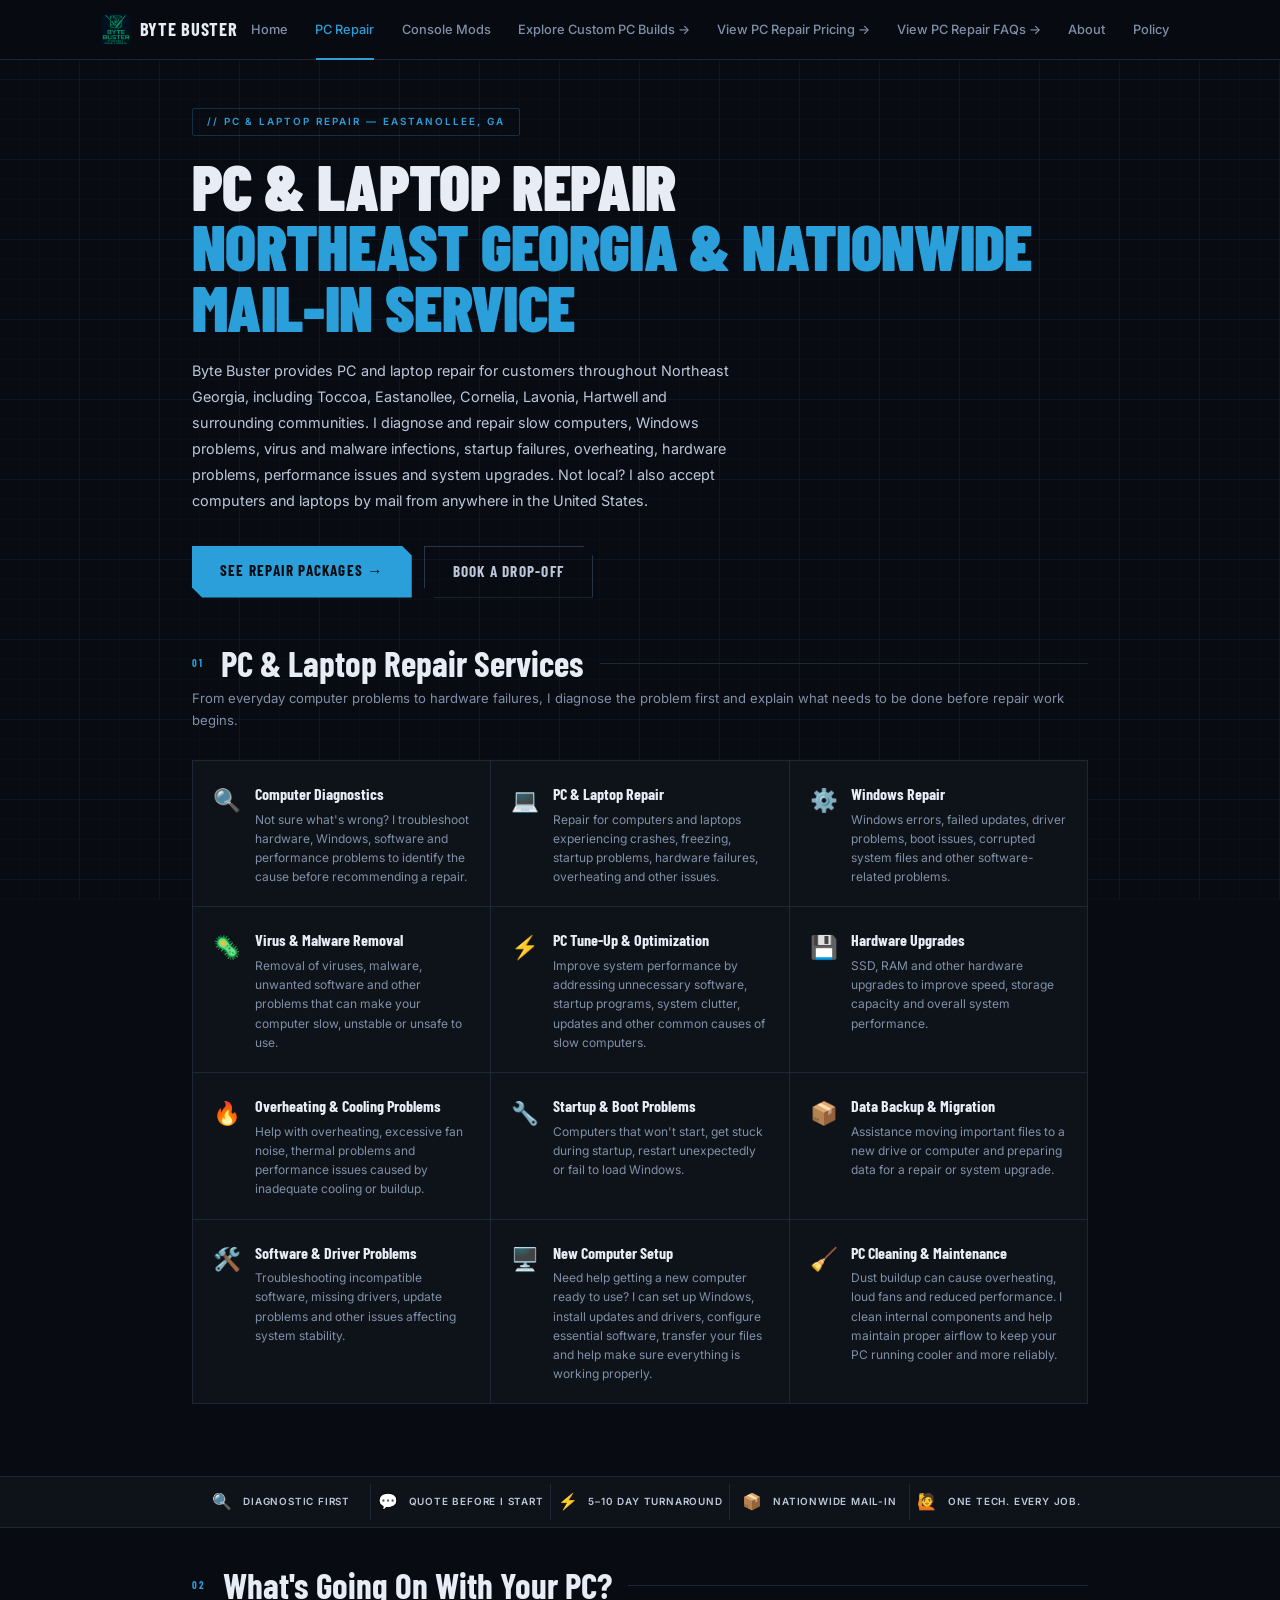
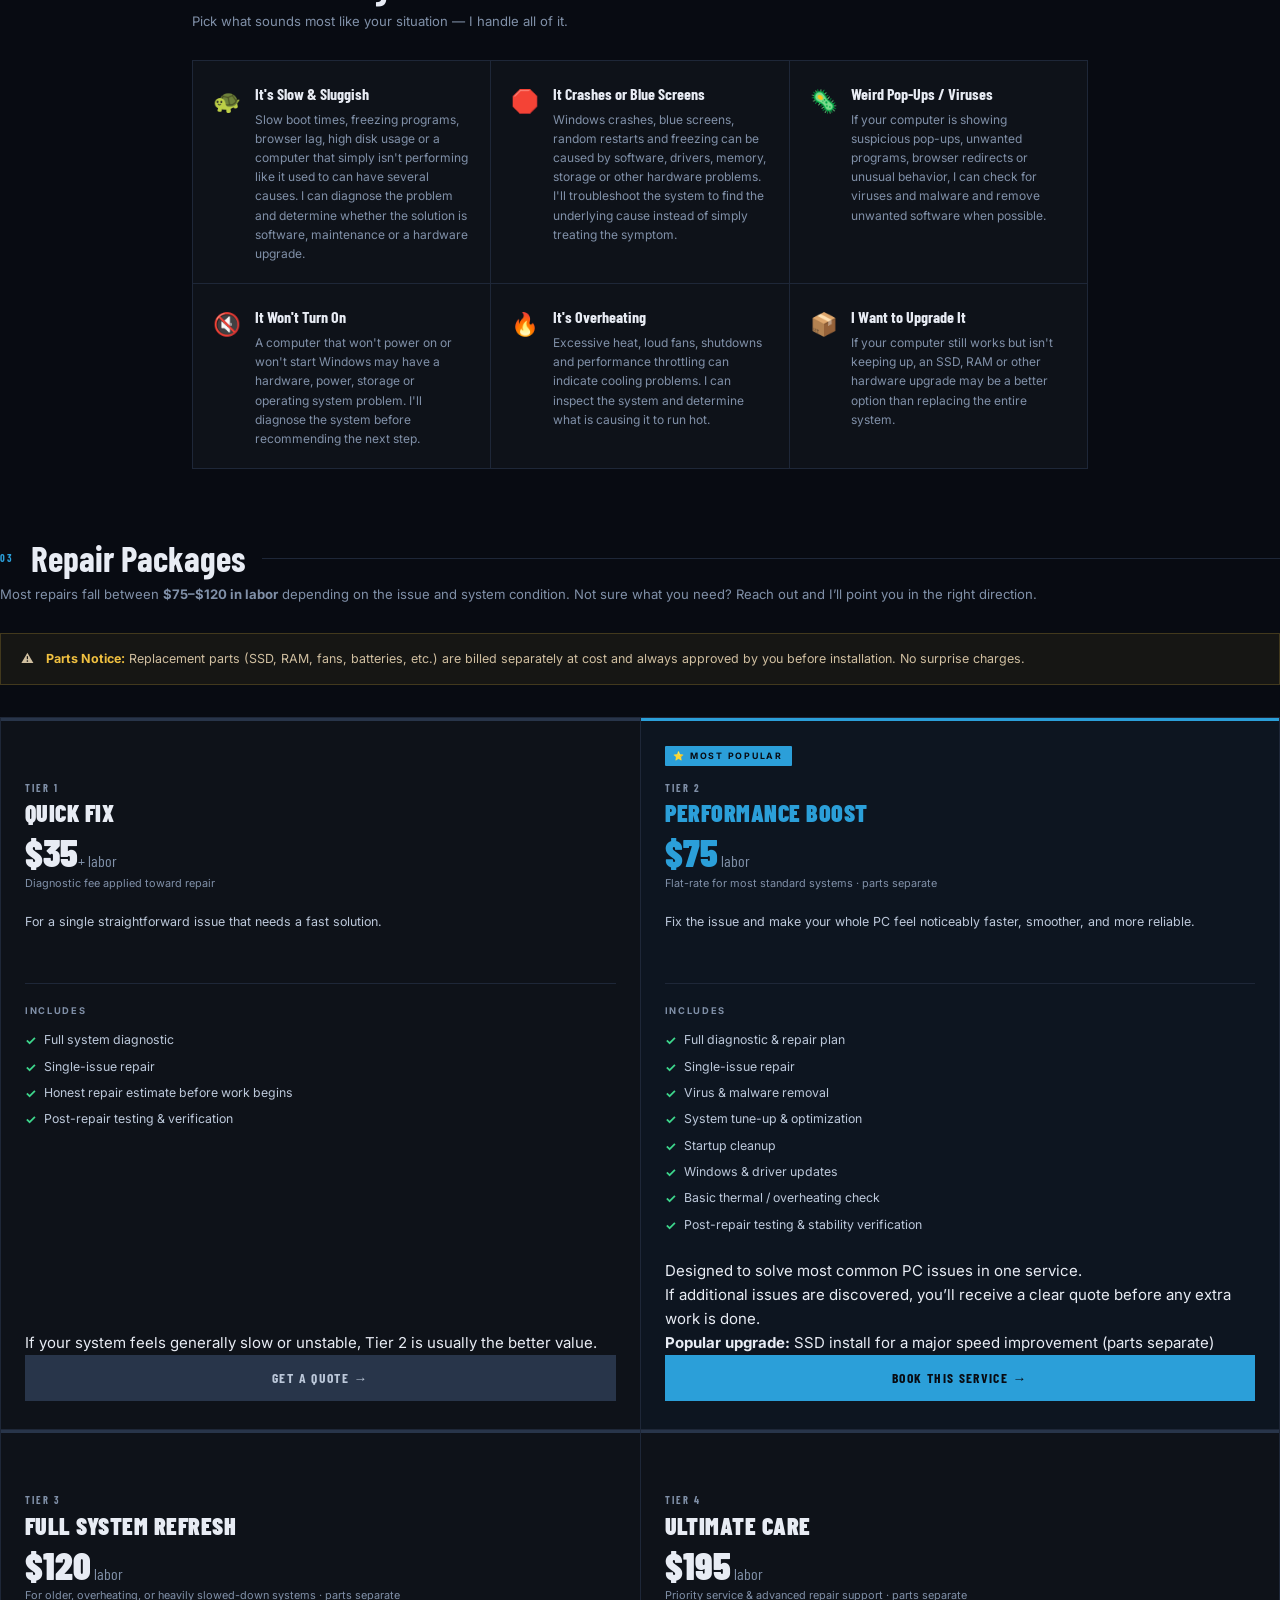
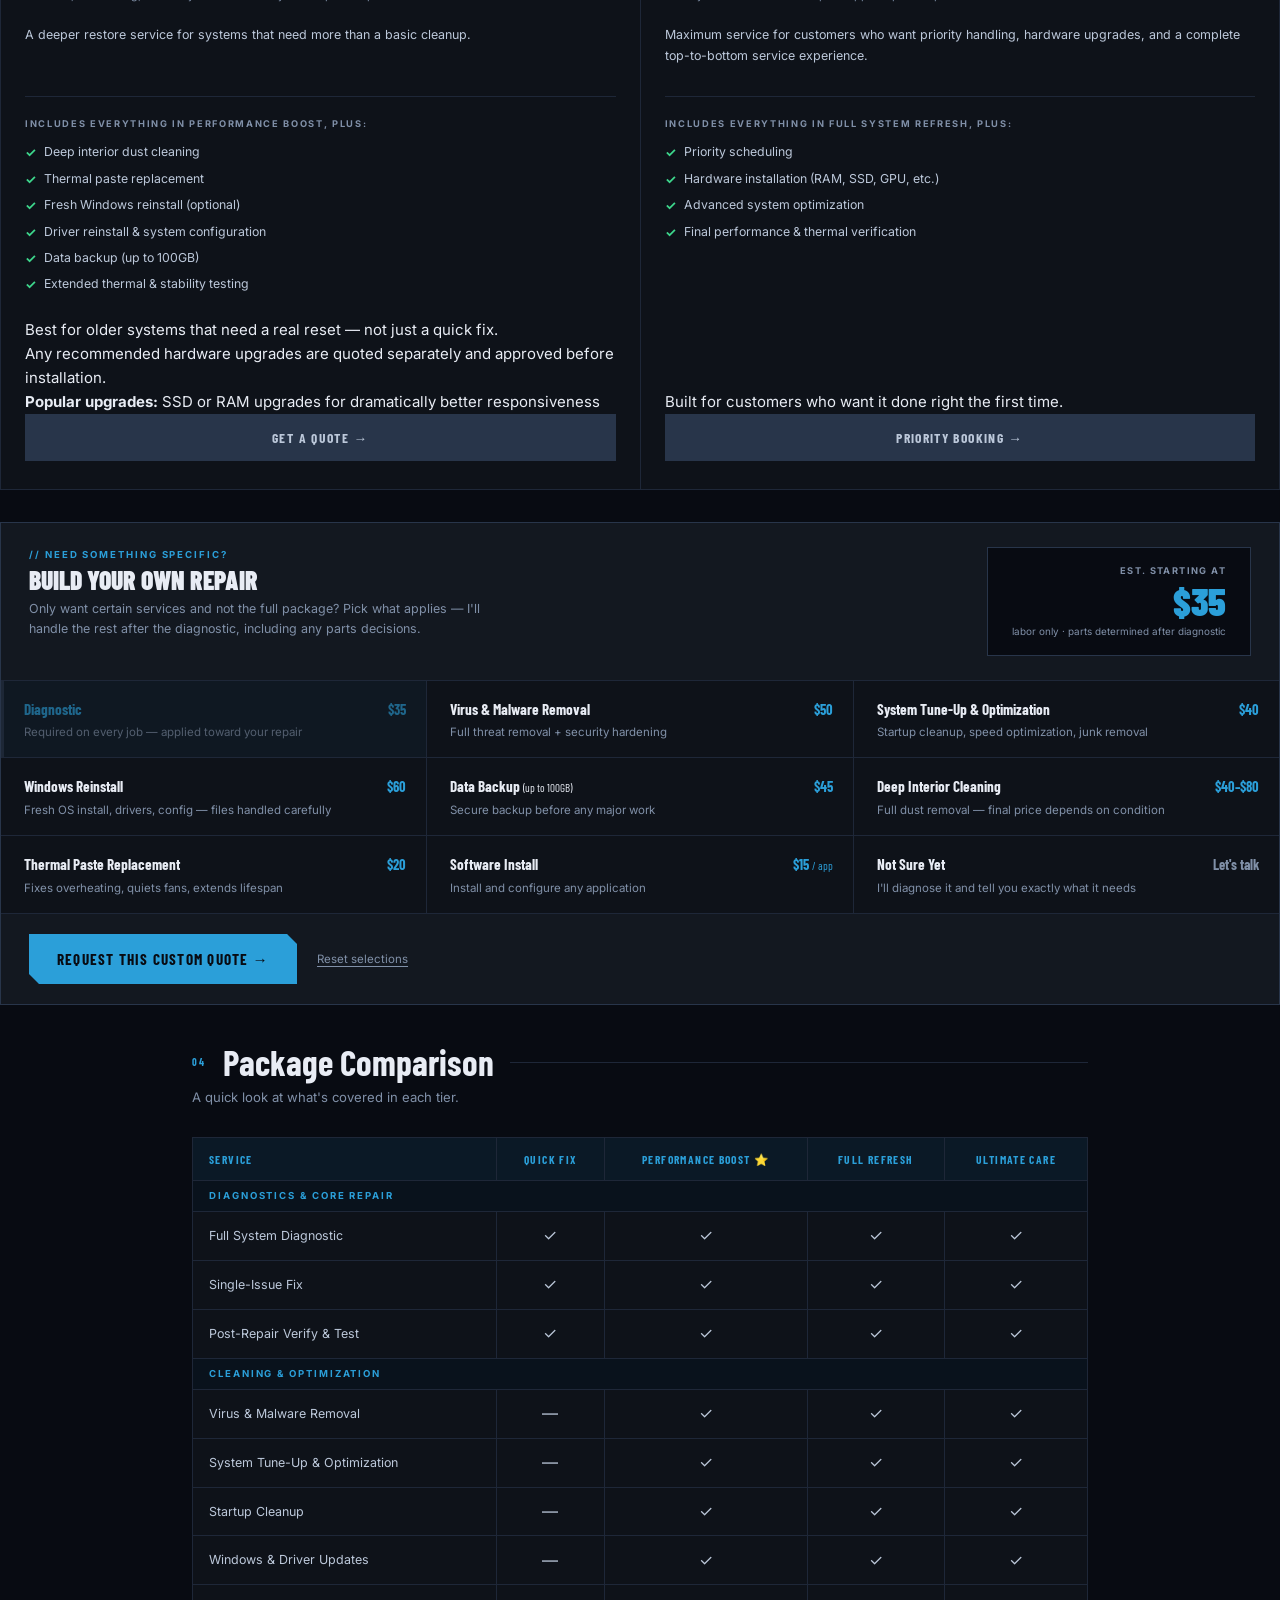
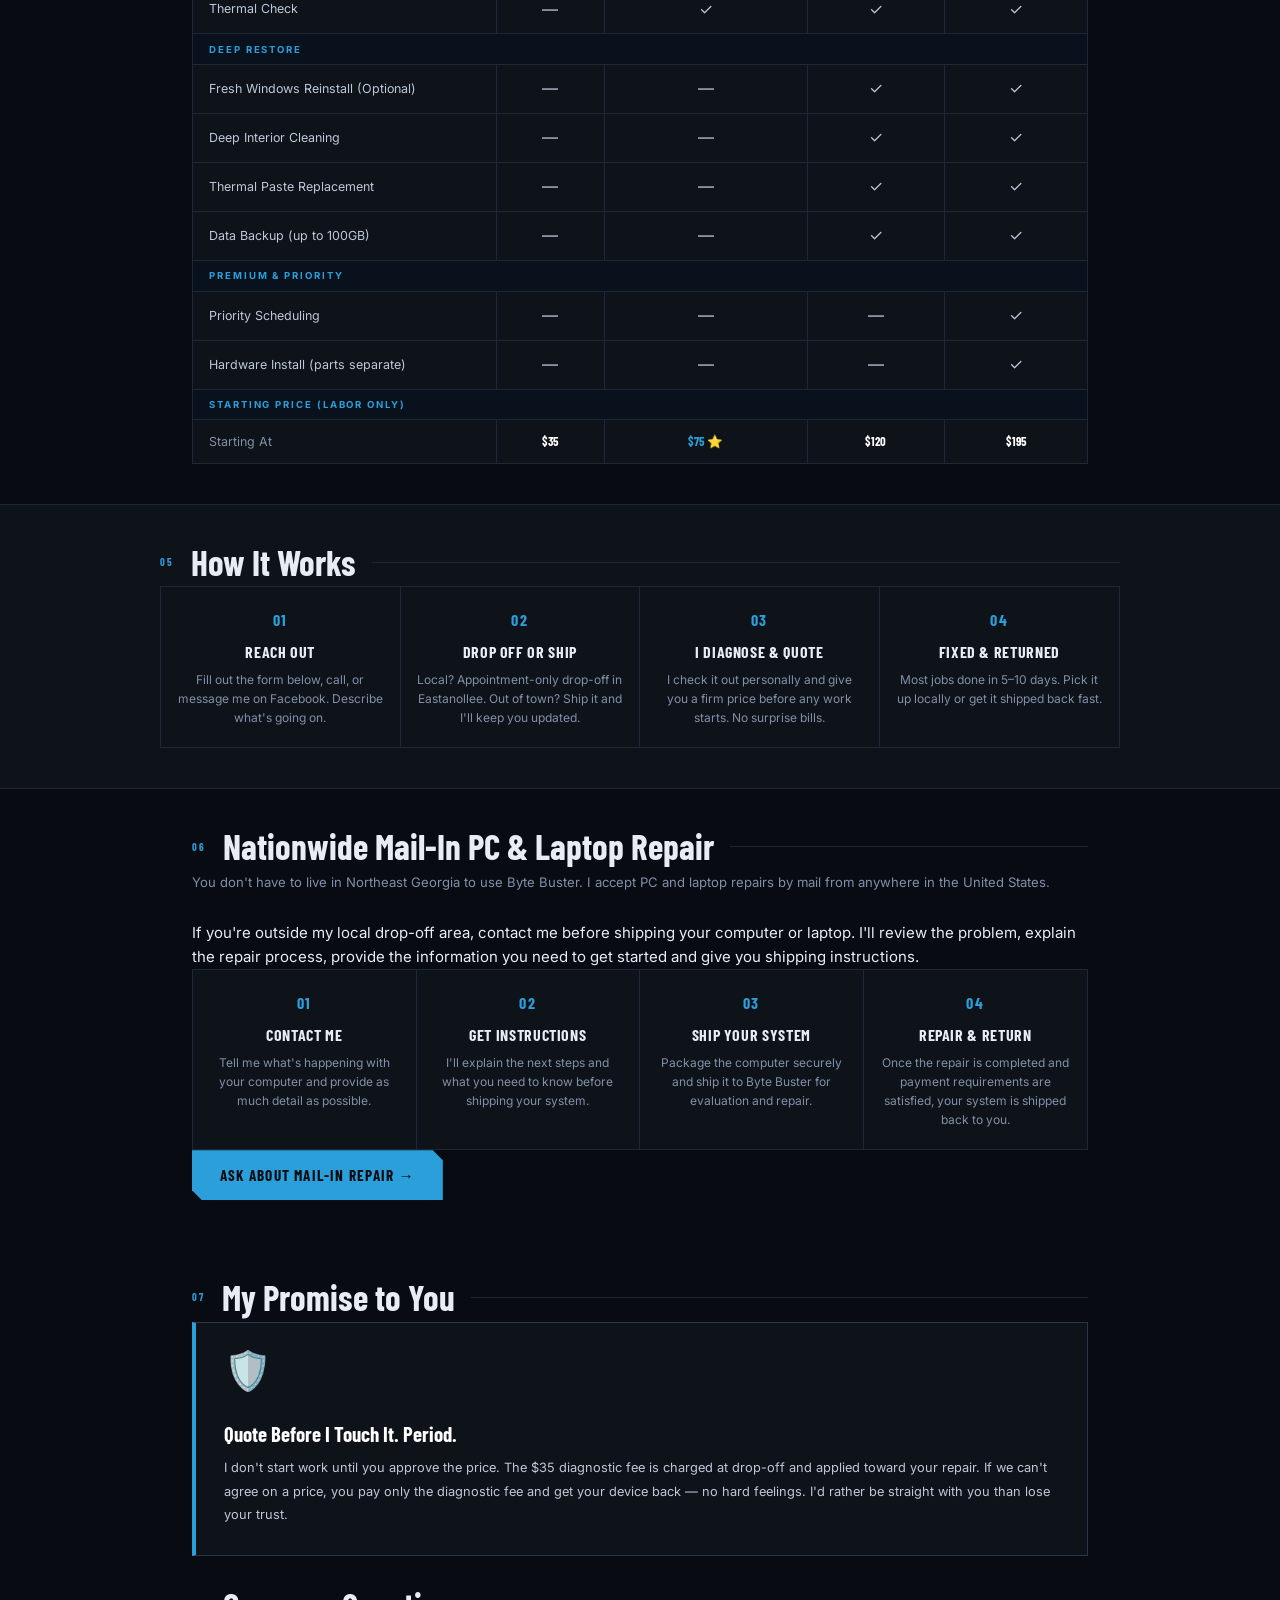
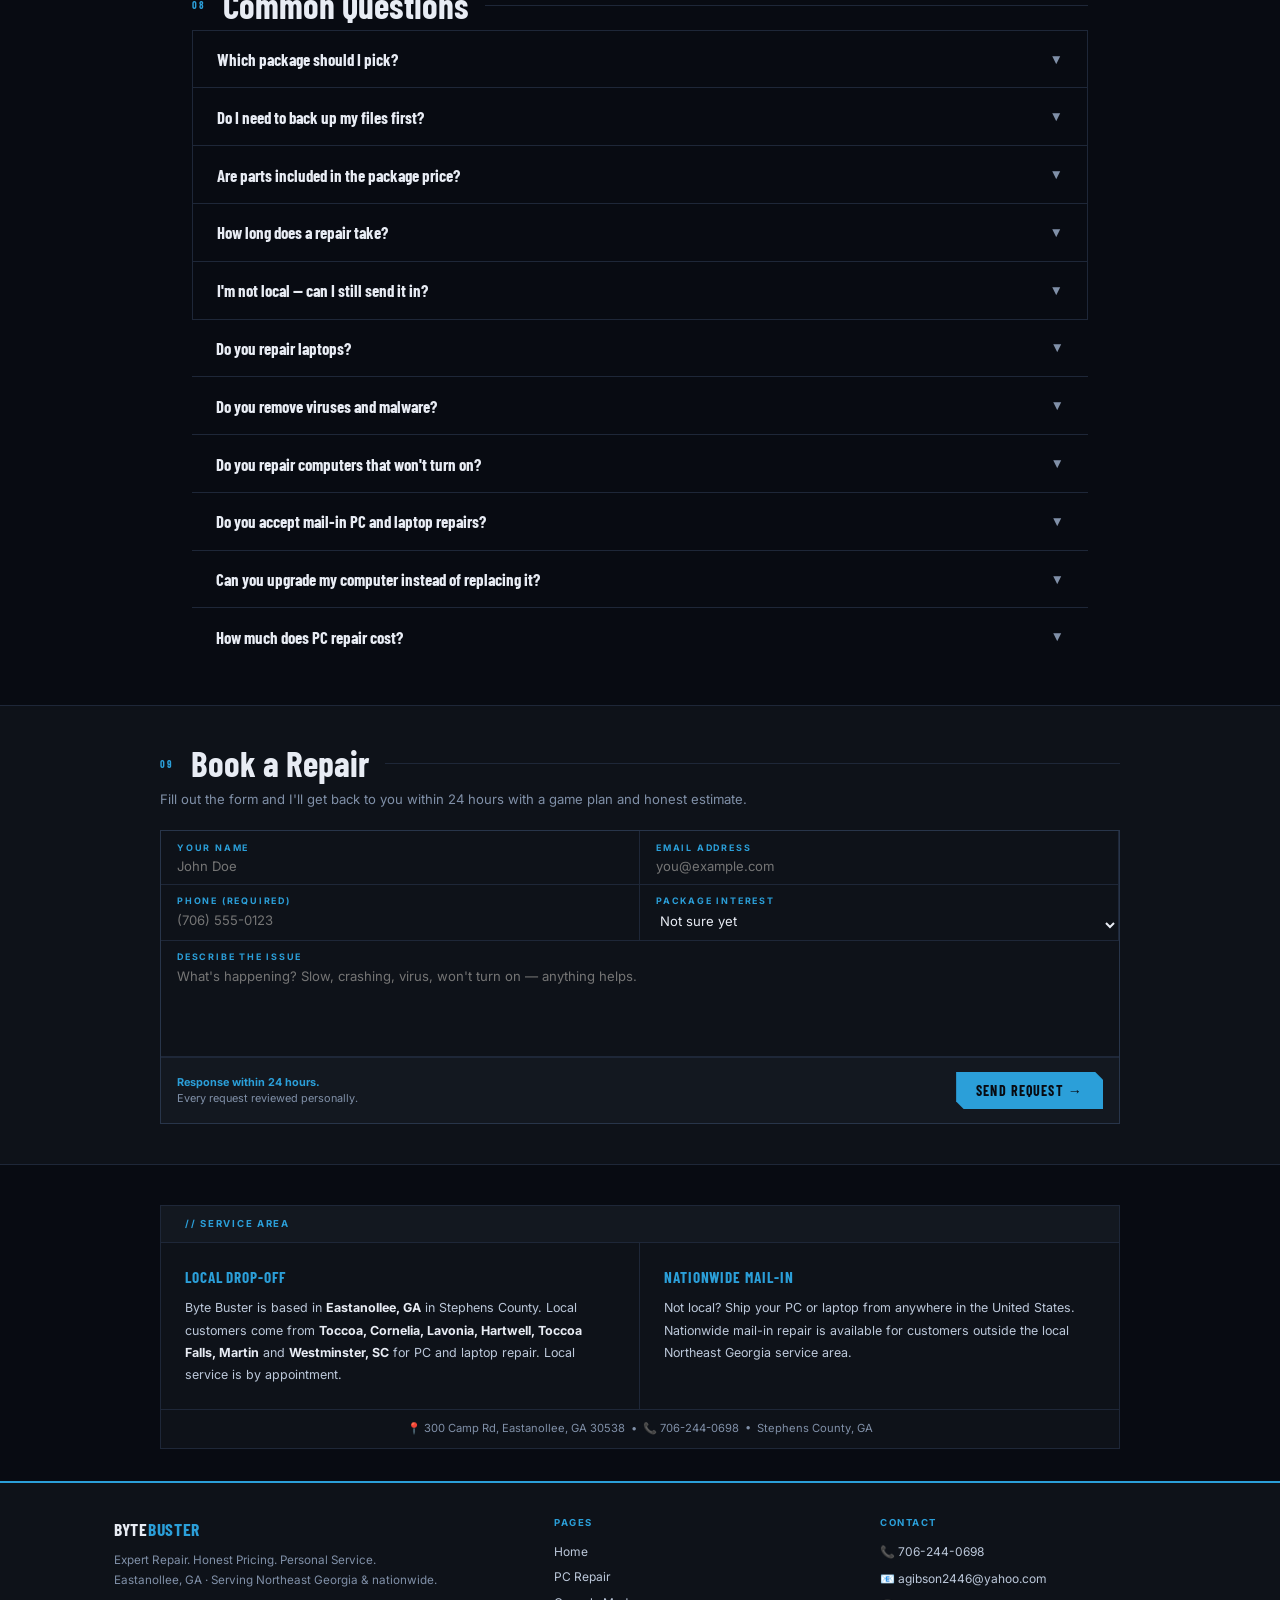
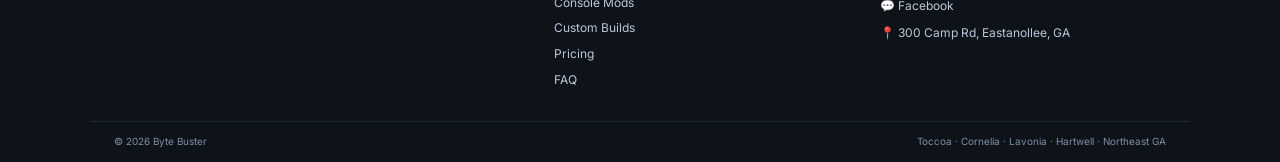
<file: pc-repair.html>
<!DOCTYPE html>
<html lang="en">
<head>
  <meta charset="UTF-8"/>
  <meta name="viewport" content="width=device-width, initial-scale=1.0"/>
  <link rel="canonical" href="https://bytebusterga.github.io/pc-repair.html"/>
 <title>PC & Laptop Repair | Byte Buster — Northeast GA & Mail-In</title>
  <link href="https://fonts.googleapis.com/css2?family=Barlow+Condensed:wght@400;600;700;900&family=Inter:wght@400;500;600&display=swap" rel="stylesheet"/>
  <meta name="description" content="PC and laptop repair in Northeast Georgia with nationwide mail-in service. Virus removal, Windows repair, tune-ups, upgrades, diagnostics, fast turn around times and more.">
  <style>
    :root {
      --bg:       #080b12;
      --surface:  #0e1219;
      --surface2: #131820;
      --border:   #1e2738;
      --border2:  #28354a;
      --accent:   #2b9fd9;
      --accent-d: #1a7fad;
      --accent-g: rgba(43,159,217,0.08);
      --text:     #e8ecf4;
      --muted:    #8090a8;
      --muted2:   #bcc8da;
      --gold:     #f0c040;
      --green:    #3dd68c;
      --display:  'Barlow Condensed', sans-serif;
      --body:     'Inter', sans-serif;
    }
    *,*::before,*::after{box-sizing:border-box;margin:0;padding:0}
    html{scroll-behavior:smooth}
    body{background:var(--bg);color:var(--text);font-family:var(--body);font-size:15px;line-height:1.6;overflow-x:hidden;padding-top:60px}

    body::after{content:'';position:fixed;inset:0;z-index:-1;background-color:#080b12;background-image:linear-gradient(rgba(43,159,217,0.06) 1px,transparent 1px),linear-gradient(90deg,rgba(43,159,217,0.06) 1px,transparent 1px),linear-gradient(rgba(43,159,217,0.03) 1px,transparent 1px),linear-gradient(90deg,rgba(43,159,217,0.03) 1px,transparent 1px);background-size:80px 80px,80px 80px,20px 20px,20px 20px;background-position:-1px -1px,-1px -1px,-1px -1px,-1px -1px}
    body::before{content:'';position:fixed;inset:0;z-index:-1;background:radial-gradient(ellipse at 20% 50%,rgba(43,159,217,0.08) 0%,transparent 60%),radial-gradient(ellipse at 80% 20%,rgba(43,159,217,0.05) 0%,transparent 50%),radial-gradient(ellipse at 60% 80%,rgba(0,0,0,0.4) 0%,transparent 60%);pointer-events:none}

    /* NAV */
    nav{position:fixed;top:0;left:0;right:0;z-index:1000;height:60px;background:rgba(8,11,18,0.97);backdrop-filter:blur(20px);border-bottom:1px solid var(--border)}
    .nav-inner{max-width:1140px;margin:0 auto;padding:0 2rem;height:100%;display:flex;align-items:center;justify-content:space-between}
    .nav-logo{display:flex;align-items:center;gap:10px;text-decoration:none;flex-shrink:0}
    .nav-logo img{height:32px;width:auto;object-fit:contain}
    .nav-logo span{font-family:var(--display);font-size:1.15rem;font-weight:700;letter-spacing:0.04em;color:var(--text);text-transform:uppercase}
    .nav-links{display:flex;align-items:center;gap:0;height:60px}
    .nav-links a{font-family:var(--body);font-size:0.8rem;font-weight:500;color:var(--muted);text-decoration:none;padding:0 0.85rem;height:60px;line-height:60px;display:inline-block;position:relative;transition:color 0.2s;white-space:nowrap}
    .nav-links a::after{content:'';position:absolute;bottom:0;left:0.9rem;right:0.9rem;height:2px;background:var(--accent);transform:scaleX(0);transition:transform 0.25s ease}
    .nav-links a:hover{color:var(--text)}
    .nav-links a:hover::after,.nav-links a.active::after{transform:scaleX(1)}
    .nav-links a.active{color:var(--accent)}
    .hamburger{display:none;flex-direction:column;gap:5px;cursor:pointer;padding:8px;background:none;border:1px solid var(--border);border-radius:3px}
    .hamburger span{display:block;width:20px;height:2px;background:var(--muted2);transition:all 0.3s}
    .hamburger.open span:nth-child(1){transform:translateY(7px) rotate(45deg)}
    .hamburger.open span:nth-child(2){opacity:0}
    .hamburger.open span:nth-child(3){transform:translateY(-7px) rotate(-45deg)}
    .mob-menu{display:none;position:fixed;top:60px;left:0;right:0;background:rgba(8,11,18,0.99);border-bottom:1px solid var(--border);flex-direction:column;z-index:999}
    .mob-menu.open{display:flex}
    .mob-menu a{font-size:0.8rem;font-weight:600;letter-spacing:0.1em;text-transform:uppercase;color:var(--muted2);text-decoration:none;padding:1rem 2rem;border-bottom:1px solid var(--border);transition:color 0.2s,background 0.2s,padding-left 0.2s}
    .mob-menu a:hover,.mob-menu a.active{color:var(--accent);background:var(--accent-g);padding-left:2.5rem}
    .mob-menu a:last-child{border-bottom:none}
    @media(max-width:900px){.nav-links{display:none}.hamburger{display:flex}}

    /* PAGE HERO */
    .page-hero{padding:3rem 2rem 0.5rem;max-width:960px;margin:0 auto}
    .hero-tag{display:inline-block;font-size:0.62rem;font-weight:600;letter-spacing:0.2em;text-transform:uppercase;color:var(--accent);border:1px solid rgba(43,159,217,0.25);padding:0.3rem 0.85rem;margin-bottom:1.25rem;border-radius:2px}
    .page-hero h1{font-family:var(--display);font-size:clamp(2.6rem,5vw,4.2rem);font-weight:900;line-height:0.95;text-transform:uppercase;letter-spacing:-0.01em;margin-bottom:1.25rem}
    .page-hero h1 em{font-style:normal;color:var(--accent);display:block}
    .page-hero .sub{font-size:0.9rem;color:var(--muted2);line-height:1.8;max-width:540px;margin-bottom:2rem}
    .hero-ctas{display:flex;gap:0.75rem;flex-wrap:wrap}
    .btn{display:inline-block;font-family:var(--display);font-weight:700;font-size:0.95rem;letter-spacing:0.08em;text-transform:uppercase;text-decoration:none;padding:0.8rem 1.75rem;cursor:pointer;border:none;transition:all 0.2s;clip-path:polygon(0 0,calc(100% - 10px) 0,100% 10px,100% 100%,10px 100%,0 calc(100% - 10px))}
    .btn-primary{background:var(--accent);color:#080b12;box-shadow:0 0 24px rgba(43,159,217,0.25)}
    .btn-primary:hover{background:#44c8f5;transform:translateY(-2px);box-shadow:0 0 36px rgba(43,159,217,0.4)}
    .btn-ghost{background:transparent;color:var(--muted2);border:1px solid var(--border2)}
    .btn-ghost:hover{border-color:var(--accent);color:var(--accent);transform:translateY(-2px)}

    /* TRUST STRIP */
    .trust-strip{background:var(--surface);border-top:1px solid var(--border);border-bottom:1px solid var(--border)}
    .trust-inner{max-width:960px;margin:0 auto;padding:0 2rem;display:flex;align-items:center;justify-content:space-between;gap:0}
    .trust-item{display:flex;align-items:center;gap:0.6rem;padding:0.75rem 0;flex:1;justify-content:center}
    .trust-item .ti{font-size:1rem}
    .trust-item span{font-size:0.62rem;font-weight:600;letter-spacing:0.08em;text-transform:uppercase;color:var(--muted2);white-space:nowrap}
    .trust-div{width:1px;background:var(--border);height:36px;flex-shrink:0}
    @media(max-width:640px){.trust-strip{display:none}}

    /* SECTION HEADER */
    .sec{padding:2.5rem 2rem;max-width:960px;margin:0 auto}
    .sec-alt{background:var(--surface);border-top:1px solid var(--border);border-bottom:1px solid var(--border);padding:2.5rem 2rem}
    .sec-alt-inner{max-width:960px;margin:0 auto} .sec-hd{display:flex;align-items:center;gap:1rem;margin-bottom:0.4rem}
    .sec-num{font-family:var(--display);font-size:0.65rem;font-weight:700;letter-spacing:0.22em;color:var(--accent)}
    .sec-hd h2{font-family:var(--display);font-size:clamp(1.6rem,2.8vw,2.2rem);font-weight:700;text-transform:none;line-height:1}
    .sec-line{flex:1;height:1px;background:var(--border)}
    .sec-sub{font-size:0.82rem;color:var(--muted);margin-bottom:1.75rem;line-height:1.7}

    /* INTRO: "WHAT'S WRONG?" HELPER */
    .symptom-grid{display:grid;grid-template-columns:repeat(3,1fr);gap:1px;background:var(--border);border:1px solid var(--border);margin-bottom:2rem}
    .sym-card{background:var(--surface);padding:1.25rem 1.25rem;display:flex;align-items:flex-start;gap:0.85rem;transition:background 0.2s;cursor:default}
    .sym-card:hover{background:var(--surface2)}
    .sym-icon{font-size:1.4rem;flex-shrink:0;margin-top:0.1rem}
    .sym-title{font-family:var(--display);font-size:1rem;font-weight:700;color:var(--text);margin-bottom:0.2rem}
    .sym-desc{font-size:0.75rem;color:var(--muted);line-height:1.6}
    @media(max-width:700px){.symptom-grid{grid-template-columns:1fr 1fr}}
    @media(max-width:460px){.symptom-grid{grid-template-columns:1fr}}

    /* PACKAGE LADDER */
    .pkg-intro{display:flex;align-items:center;gap:0.75rem;margin-bottom:1.5rem;padding:0.85rem 1.25rem;background:var(--accent-g);border:1px solid rgba(43,159,217,0.2);font-size:0.8rem;color:var(--muted2);line-height:1.6}
    .pkg-intro strong{color:var(--accent)}

    .packages{display:grid;grid-template-columns:repeat(2,1fr);gap:1px;background:var(--border);border:1px solid var(--border)}
    .pkg{background:var(--surface);padding:1.75rem 1.5rem;display:flex;flex-direction:column;position:relative;overflow:hidden;transition:background 0.25s;min-width:0}
    .pkg::before{content:'';position:absolute;top:0;left:0;right:0;height:3px;background:var(--border2);transition:background 0.3s}
    .pkg:hover{background:var(--surface2)}
    .pkg:hover::before{background:var(--accent)}
    .pkg.featured{background:#0d1520;}
    .pkg.featured::before{background:var(--accent)}

    .pkg-badge{font-size:0.55rem;font-weight:700;letter-spacing:0.2em;text-transform:uppercase;color:#080b12;background:var(--accent);padding:0.2rem 0.55rem;border-radius:1px;width:fit-content;margin-bottom:0.85rem}
    .pkg-badge.hide{visibility:hidden}
    .pkg-tier{font-family:var(--display);font-size:0.65rem;font-weight:700;letter-spacing:0.2em;text-transform:uppercase;color:var(--muted);margin-bottom:0.3rem}
    .pkg-name{font-family:var(--display);font-size:1.5rem;font-weight:900;text-transform:uppercase;letter-spacing:0.02em;color:var(--text);line-height:1;margin-bottom:0.5rem}
    .pkg.featured .pkg-name{color:var(--accent)}
    .pkg-price{font-family:var(--display);font-size:2.4rem;font-weight:900;color:var(--text);line-height:1;margin-bottom:0.2rem}
    .pkg-price span{font-size:1rem;font-weight:400;color:var(--muted)}
    .pkg.featured .pkg-price{color:var(--accent)}
    .pkg-note{font-size:0.68rem;color:var(--muted);margin-bottom:1.25rem;line-height:1.5}
    .pkg-desc{font-size:0.78rem;color:var(--muted2);line-height:1.7;margin-bottom:1.25rem;min-height:52px}

    .pkg-divider{height:1px;background:var(--border);margin-bottom:1.25rem}
    .pkg-includes{font-size:0.58rem;font-weight:700;letter-spacing:0.18em;text-transform:uppercase;color:var(--muted);margin-bottom:0.75rem}
    .pkg-list{list-style:none;display:flex;flex-direction:column;gap:0.45rem;flex:1;margin-bottom:1.5rem}
    .pkg-list li{font-size:0.77rem;color:var(--muted2);display:flex;align-items:flex-start;gap:0.5rem;line-height:1.5}
    .pkg-list li::before{content:'✓';color:var(--green);font-weight:700;flex-shrink:0;font-size:0.8rem}
    .pkg-list li.carry{color:var(--muted)}
    .pkg-list li.carry::before{content:'↑';color:var(--muted)}

    .pkg-cta{display:block;text-align:center;font-family:var(--display);font-size:0.85rem;font-weight:700;letter-spacing:0.1em;text-transform:uppercase;text-decoration:none;padding:0.7rem 1rem;background:var(--border2);color:var(--muted2);transition:all 0.2s;margin-top:auto;border:1px solid transparent}
    .pkg-cta:hover{background:var(--accent);color:#080b12;border-color:var(--accent)}
    .pkg.featured .pkg-cta{background:var(--accent);color:#080b12}
    .pkg.featured .pkg-cta:hover{background:#44c8f5}

    @media(max-width:540px){.packages{grid-template-columns:1fr}}

    /* WHAT'S INCLUDED / BREAKDOWN TABLE */
    .incl-table{width:100%;border-collapse:collapse;border:1px solid var(--border);font-size:0.78rem}
    .incl-table th{background:rgba(43,159,217,0.1);font-family:var(--display);font-size:0.72rem;font-weight:700;letter-spacing:0.12em;text-transform:uppercase;color:var(--accent);padding:0.75rem 1rem;text-align:left;border-bottom:1px solid var(--border)}
    .incl-table th:not(:first-child){text-align:center;border-left:1px solid var(--border)}
    .incl-table td{padding:0.7rem 1rem;color:var(--muted2);border-bottom:1px solid var(--border);background:var(--surface)}
    .incl-table td:not(:first-child){text-align:center;border-left:1px solid var(--border)}
    .incl-table tr:last-child td{border-bottom:none}
    .incl-table tr:hover td{background:var(--surface2)}
    .incl-table .grp-row td{background:rgba(43,159,217,0.05);color:var(--accent);font-size:0.6rem;font-weight:700;letter-spacing:0.2em;text-transform:uppercase;padding:0.45rem 1rem}
    .check{color:var(--green);font-size:1rem}
    .dash{color:var(--border2);font-size:1rem}
    .star{color:var(--gold);font-size:0.85rem}

    /* HOW IT WORKS */
    .steps{display:grid;grid-template-columns:repeat(4,1fr);background:var(--border);border:1px solid var(--border)}
    .step{background:var(--surface);padding:1.25rem 1rem;text-align:center;border-right:1px solid var(--border)}
    .step:last-child{border-right:none}
    .step-n{font-family:var(--display);font-size:1rem;font-weight:700;color:var(--accent);letter-spacing:0.1em;margin-bottom:0.4rem}
    .step-title{font-family:var(--display);font-size:1rem;font-weight:700;text-transform:uppercase;letter-spacing:0.04em;margin-bottom:0.3rem;color:var(--text)}
    .step-desc{font-size:0.75rem;color:var(--muted);line-height:1.6}
    @media(max-width:700px){.steps{grid-template-columns:repeat(2,1fr)}.step:nth-child(2){border-right:none}.step:nth-child(3){border-top:1px solid var(--border)}.step:nth-child(4){border-top:1px solid var(--border);border-right:none}}

    /* GUARANTEE BLOCK */
    .guarantee{display:flex;gap:1.75rem;align-items:flex-start;padding:1.75rem;background:var(--surface);border:1px solid var(--border2);border-left:4px solid var(--accent);margin-bottom:2rem;flex-wrap:wrap}
    .g-icon{font-size:2.4rem;line-height:1;flex-shrink:0}
    .g-title{font-family:var(--display);font-size:1.3rem;font-weight:700;text-transform:none;margin-bottom:0.35rem;color:#fff}
    .g-text{font-size:0.8rem;color:var(--muted2);line-height:1.85}

    /* FAQ */
    .faq-list{border:1px solid var(--border);overflow:hidden}
    .faq-item{border-bottom:1px solid var(--border)}
    .faq-item:last-child{border-bottom:none}
    .faq-btn{width:100%;background:none;border:none;cursor:pointer;padding:1.15rem 1.5rem;display:flex;align-items:center;gap:1rem;text-align:left;color:var(--text);transition:background 0.2s}
    .faq-btn:hover,.faq-btn[aria-expanded="true"]{background:var(--accent-g)}
    .faq-q{font-family:var(--display);font-size:1.05rem;font-weight:700;text-transform:none;letter-spacing:0em;flex:1}
    .faq-chevron{color:var(--muted);font-size:0.85rem;transition:transform 0.25s;flex-shrink:0}
    .faq-btn[aria-expanded="true"] .faq-chevron{transform:rotate(180deg);color:var(--accent)}
    .faq-body{max-height:0;overflow:hidden;transition:max-height 0.35s ease}
    .faq-body.open{max-height:200px}
    .faq-ans{padding:0 1.5rem 1.15rem 1.5rem;font-size:0.8rem;color:var(--muted2);line-height:1.8}

    /* CONTACT */
    .contact-grid{display:grid;grid-template-columns:1fr 1.4fr;gap:2rem;align-items:start}
    .c-title{font-family:var(--display);font-size:1.8rem;font-weight:900;text-transform:uppercase;margin-bottom:0.6rem}
    .c-title span{color:var(--accent)}
    .c-sub{font-size:0.8rem;color:var(--muted2);line-height:1.8;margin-bottom:1.5rem}
    .c-detail{display:flex;gap:0.75rem;padding:0.7rem 0;border-bottom:1px solid var(--border);font-size:0.8rem;color:var(--muted2);align-items:center}
    .c-detail:last-child{border-bottom:none}
    .c-detail strong{font-size:0.58rem;font-weight:700;letter-spacing:0.15em;text-transform:uppercase;color:var(--accent);min-width:70px}
    .c-detail a{color:var(--muted2);text-decoration:none;transition:color 0.2s}
    .c-detail a:hover{color:var(--accent)}
    @media(max-width:768px){.contact-grid{grid-template-columns:1fr}}

    .form-shell{background:var(--surface);border:1px solid var(--border2);overflow:hidden}
    .form-shell form{display:flex;flex-direction:column}
    .form-row{display:grid;grid-template-columns:1fr 1fr}
    .form-field{display:flex;flex-direction:column;border-bottom:1px solid var(--border);border-right:1px solid var(--border);position:relative;transition:background 0.2s}
    .form-field.full{grid-column:1/-1;border-right:none}
    .form-field:focus-within{background:var(--accent-g)}
    .form-field:focus-within::before{content:'';position:absolute;top:0;left:0;width:3px;height:100%;background:var(--accent)}
    .form-field label{font-size:0.56rem;font-weight:700;letter-spacing:0.2em;text-transform:uppercase;color:var(--accent);padding:0.6rem 1rem 0.1rem}
    .form-field input,.form-field select,.form-field textarea{background:transparent;border:none;outline:none;font-family:var(--body);font-size:0.82rem;color:var(--text);padding:0.1rem 1rem 0.6rem;width:100%}
    .form-field select option{background:var(--surface)}
    .form-field textarea{min-height:90px;resize:none}
    .form-bar{display:flex;align-items:center;justify-content:space-between;padding:0.85rem 1rem;background:var(--surface2);border-top:1px solid var(--border);gap:0.75rem;flex-wrap:wrap}
    .form-bar p{font-size:0.68rem;color:var(--muted);line-height:1.4}
    .form-bar p strong{color:var(--accent)}
    .form-bar button{background:var(--accent);color:#080b12;border:none;font-family:var(--display);font-size:0.88rem;font-weight:700;letter-spacing:0.08em;text-transform:uppercase;padding:0.65rem 1.25rem;cursor:pointer;clip-path:polygon(0 0,calc(100% - 8px) 0,100% 8px,100% 100%,8px 100%,0 calc(100% - 8px));transition:all 0.2s;white-space:nowrap}
    .form-bar button:hover{background:#44c8f5;transform:translateY(-2px)}
    @media(max-width:600px){.form-row{grid-template-columns:1fr}.form-bar{flex-direction:column;align-items:flex-start}}

    /* SERVICE AREA */
    .sa{background:var(--surface);border:1px solid var(--border);overflow:hidden;margin-top:2.5rem;max-width:960px;margin-left:auto;margin-right:auto}
    .sa-hd{background:var(--surface2);border-bottom:1px solid var(--border);padding:0.65rem 1.5rem;font-size:0.6rem;font-weight:700;letter-spacing:0.18em;text-transform:uppercase;color:var(--accent)}
    .sa-body{display:grid;grid-template-columns:1fr 1fr}
    .sa-col{padding:1.35rem 1.5rem}
    .sa-col:first-child{border-right:1px solid var(--border)}
    .sa-col-t{font-family:var(--display);font-size:0.95rem;font-weight:700;text-transform:uppercase;letter-spacing:0.06em;color:var(--accent);margin-bottom:0.5rem}
    .sa-col p{font-size:0.78rem;color:var(--muted2);line-height:1.8}
    .sa-col p strong{color:var(--text)}
    .sa-ft{border-top:1px solid var(--border);padding:0.65rem 1.5rem;font-size:0.7rem;color:var(--muted);text-align:center}
    @media(max-width:600px){.sa-body{grid-template-columns:1fr}.sa-col:first-child{border-right:none;border-bottom:1px solid var(--border)}}

        /* FOOTER */
    footer{background:var(--surface);border-top:2px solid var(--accent);margin-top:2rem}
    .footer-main{max-width:1100px;margin:0 auto;padding:2rem 1.5rem;display:grid;grid-template-columns:1.4fr 1fr 1fr;gap:2.5rem;align-items:start}
    .footer-col{}
    .footer-brand{font-family:var(--display);font-size:1.1rem;font-weight:700;text-transform:uppercase;letter-spacing:0.04em;margin-bottom:0.5rem}
    .footer-brand span{color:var(--accent)}
    .footer-tagline{font-size:0.73rem;color:var(--muted);line-height:1.7}
    .footer-col-label{font-size:0.6rem;font-weight:700;letter-spacing:0.16em;text-transform:uppercase;color:var(--accent);margin-bottom:0.7rem;display:block}
    .footer-nav{list-style:none;display:flex;flex-direction:column;gap:0.4rem}
    .footer-nav a{font-size:0.75rem;color:var(--muted2);text-decoration:none;transition:color 0.2s,padding-left 0.2s;display:block}
    .footer-nav a:hover{color:var(--accent);padding-left:4px}
    .footer-contact-list{display:flex;flex-direction:column;gap:0.5rem}
    .footer-contact-list a{font-size:0.75rem;color:var(--muted2);text-decoration:none;display:flex;align-items:center;gap:0.5rem;transition:color 0.2s}
    .footer-contact-list a:hover{color:var(--accent)}
    .footer-bottom{border-top:1px solid var(--border);max-width:1100px;margin:0 auto;padding:0.75rem 1.5rem;display:flex;justify-content:space-between;align-items:center;flex-wrap:wrap;gap:0.5rem}
    .footer-bottom p{font-size:0.62rem;color:var(--muted)}
    @media(max-width:700px){.footer-main{grid-template-columns:1fr;gap:1.5rem;padding:1.5rem}.footer-bottom{flex-direction:column;text-align:center;padding:0.75rem 1.5rem}}

    /* REVEAL */
    .reveal{opacity:0;transform:translateY(20px);transition:opacity 0.5s ease,transform 0.5s ease}
    .reveal.visible{opacity:1;transform:none}

    /* PARTS NOTE */
    .parts-note{display:flex;gap:0.75rem;padding:0.9rem 1.25rem;background:rgba(240,192,64,0.06);border:1px solid rgba(240,192,64,0.2);font-size:0.78rem;color:#d0bfa0;line-height:1.7;margin-bottom:2rem;align-items:flex-start}
    .parts-note strong{color:var(--gold)}
    /* CUSTOM BUILDER */
    .builder-wrap{margin-top:2rem;border:1px solid var(--border2);background:var(--surface2);overflow:hidden}
    .builder-hd{display:flex;justify-content:space-between;align-items:flex-start;gap:1.5rem;padding:1.5rem 1.75rem;border-bottom:1px solid var(--border);flex-wrap:wrap}
    .builder-label{font-size:0.6rem;font-weight:700;letter-spacing:0.2em;text-transform:uppercase;color:var(--accent);margin-bottom:0.3rem}
    .builder-title{font-family:var(--display);font-size:1.6rem;font-weight:900;text-transform:uppercase;color:var(--text);line-height:1;margin-bottom:0.4rem}
    .builder-sub{font-size:0.78rem;color:var(--muted);line-height:1.6;max-width:480px}
    .builder-total-box{background:var(--bg);border:1px solid var(--border2);padding:1rem 1.5rem;text-align:right;flex-shrink:0;min-width:160px}
    .bt-label{font-size:0.58rem;font-weight:700;letter-spacing:0.15em;text-transform:uppercase;color:var(--muted);margin-bottom:0.2rem}
    .bt-price{font-family:var(--display);font-size:2.4rem;font-weight:900;color:var(--accent);line-height:1}
    .bt-note{font-size:0.62rem;color:var(--muted);margin-top:0.3rem;line-height:1.4}

    .builder-grid{display:grid;grid-template-columns:repeat(3,1fr);gap:1px;background:var(--border);border-bottom:1px solid var(--border)}
    .bitem{display:flex;align-items:flex-start;gap:0;cursor:pointer;background:var(--surface);transition:background 0.2s;position:relative}
    .bitem input[type="checkbox"]{position:absolute;opacity:0;width:0;height:0}
    .bitem-inner{padding:1rem 1.25rem;width:100%;border-left:3px solid transparent;transition:border-color 0.2s}
    .bitem:hover .bitem-inner{background:rgba(43,159,217,0.04)}
    .bitem input:checked ~ .bitem-inner{border-left-color:var(--accent);background:var(--accent-g)}
    .bitem input:disabled ~ .bitem-inner{border-left-color:var(--border2);opacity:0.6;cursor:not-allowed}
    .bitem-top{display:flex;justify-content:space-between;align-items:baseline;gap:0.5rem;margin-bottom:0.2rem}
    .bitem-name{font-family:var(--display);font-size:0.95rem;font-weight:700;color:var(--text)}
    .bitem-price{font-family:var(--display);font-size:0.9rem;font-weight:700;color:var(--accent);white-space:nowrap;flex-shrink:0}
    .bitem-desc{font-size:0.72rem;color:var(--muted);line-height:1.5}
    .bitem input:checked ~ .bitem-inner .bitem-name{color:var(--accent)}
    .bitem-custom .bitem-price{color:var(--muted)}

    .builder-actions{display:flex;align-items:center;gap:1.25rem;padding:1.25rem 1.75rem;flex-wrap:wrap}
    .builder-reset{font-size:0.72rem;color:var(--muted);cursor:pointer;text-decoration:underline;text-underline-offset:3px;transition:color 0.2s}
    .builder-reset:hover{color:var(--muted2)}

    @media(max-width:768px){.builder-grid{grid-template-columns:repeat(2,1fr)}.builder-hd{flex-direction:column}.builder-total-box{width:100%;text-align:left}}
    @media(max-width:480px){.builder-grid{grid-template-columns:1fr}}
  </style>
  <script type="application/ld+json">
{
  "@context": "https://schema.org",
  "@graph": [
    {
      "@type": "Service",
      "serviceType": "PC and Laptop Repair",
      "provider": { "@id": "https://bytebusterga.github.io/#business" },
      "areaServed": [
        { "@type": "City", "name": "Toccoa" },
        { "@type": "City", "name": "Cornelia" },
        { "@type": "City", "name": "Lavonia" },
        { "@type": "City", "name": "Hartwell" },
        { "@type": "AdministrativeArea", "name": "Northeast Georgia" },
        { "@type": "Country", "name": "United States" }
      ],
      "description": "PC and laptop repair including virus and malware removal, Windows reinstall and tune-ups, hardware diagnostics, and upgrades. Local service in Northeast Georgia and nationwide mail-in repair.",
      "url": "https://bytebusterga.github.io/pc-repair.html"
    },
    {
      "@type": "LocalBusiness",
      "@id": "https://bytebusterga.github.io/#business",
      "name": "Byte Buster",
      "url": "https://bytebusterga.github.io/",
       "url": "https://bytebusterga.github.io/",
      "telephone": "+1-706-244-0698",
      "openingHoursSpecification": {
        "@type": "OpeningHoursSpecification",
        "dayOfWeek": ["Monday","Tuesday","Wednesday","Thursday","Friday","Saturday","Sunday"],
        "opens": "07:00",
        "closes": "17:30"
      },
      "address": {
        "@type": "PostalAddress",
        "streetAddress": "300 Camp Rd",
        "addressLocality": "Eastanollee",
        "addressRegion": "GA",
        "postalCode": "30538",
        "addressCountry": "US"
      }
    },
    {
      "@type": "BreadcrumbList",
      "itemListElement": [
        { "@type": "ListItem", "position": 1, "name": "Home", "item": "https://bytebusterga.github.io/" },
        { "@type": "ListItem", "position": 2, "name": "PC Repair", "item": "https://bytebusterga.github.io/pc-repair.html" }
      ]
    },
    {
  "@type": "FAQPage",
  "mainEntity": [
    {
      "@type": "Question",
      "name": "Which package should I pick?",
      "acceptedAnswer": { "@type": "Answer", "text": "Most people end up in the Performance Boost tier — it handles the actual problem plus cleans everything up so it doesn't come back fast. If your machine is older or has been running rough for a long time, the Full System Refresh is usually worth it." }
    },
    {
      "@type": "Question",
      "name": "Do I need to back up my files first?",
      "acceptedAnswer": { "@type": "Answer", "text": "I recommend it, but I'll always ask before erasing or reinstalling anything. I won't touch your data without telling you first. The Full System Refresh and Ultimate Care packages include a data backup as part of the service." }
    },
    {
      "@type": "Question",
      "name": "Are parts included in the package price?",
      "acceptedAnswer": { "@type": "Answer", "text": "No — package prices cover labor only. If parts are needed (SSD, RAM, thermal paste, etc.), I quote those separately at actual cost before anything starts. You always know the full price upfront." }
    },
    {
      "@type": "Question",
      "name": "How long does a repair take?",
      "acceptedAnswer": { "@type": "Answer", "text": "Most repairs are done within 5–10 business days. Complex repairs or those waiting on parts may take a bit longer." }
    },
    {
      "@type": "Question",
      "name": "I'm not local — can I still send it in?",
      "acceptedAnswer": { "@type": "Answer", "text": "Absolutely. I accept mail-ins from anywhere in the U.S. Reach out first, then ship it to 300 Camp Rd, Eastanollee GA 30538. I'll fix it and ship it back fast." }
    },
    {
      "@type": "Question",
      "name": "Do you repair laptops?",
      "acceptedAnswer": { "@type": "Answer", "text": "Yes. I repair laptops as well as desktop PCs. Common problems include slow performance, Windows problems, startup failures, overheating, malware, hardware issues and upgrades." }
    },
    {
      "@type": "Question",
      "name": "Do you remove viruses and malware?",
      "acceptedAnswer": { "@type": "Answer", "text": "Yes. I can diagnose computers showing signs of viruses, malware, unwanted software, browser redirects and other suspicious behavior." }
    },
    {
      "@type": "Question",
      "name": "Do you repair computers that won't turn on?",
      "acceptedAnswer": { "@type": "Answer", "text": "Yes. I diagnose the system first to determine whether the problem is related to hardware, power, storage or Windows." }
    },
    {
      "@type": "Question",
      "name": "Do you accept mail-in PC and laptop repairs?",
      "acceptedAnswer": { "@type": "Answer", "text": "Yes. Byte Buster accepts PC and laptop repairs by mail from anywhere in the United States. Contact me before shipping so I can explain the process." }
    },
    {
      "@type": "Question",
      "name": "Can you upgrade my computer instead of replacing it?",
      "acceptedAnswer": { "@type": "Answer", "text": "In many cases, yes. An SSD, RAM or other hardware upgrade can significantly improve an older computer depending on its existing hardware and use case." }
    },
    {
      "@type": "Question",
      "name": "How much does PC repair cost?",
      "acceptedAnswer": { "@type": "Answer", "text": "Repair cost depends on the problem and the work required. Byte Buster offers diagnostic services and repair packages, with pricing shown on the PC repair pricing page." }
    }
  ]
}
  ]
}
  </script>
 </head>
<body>

<nav>
  <div class="nav-inner">
    <a href="index.html" class="nav-logo">
      <img src="images/logo.png" alt="Byte Buster"/>
      <span>Byte Buster</span>
    </a>
    <div class="nav-links">
      <a href="index.html">Home</a>
      <a href="pc-repair.html" class="active">PC Repair</a>
      <a href="console-modding.html">Console Mods</a>
      <a href="custom-pc-builds.html">Explore Custom PC Builds →</a>
      <a href="pricing.html">View PC Repair Pricing →</a>
      <a href="faq.html">View PC Repair FAQs →</a>
      <a href="about.html">About</a>
      <a href="policy.html">Policy</a>
    </div>
    <button class="hamburger" id="hbg" aria-label="Menu">
      <span></span><span></span><span></span>
    </button>
  </div>
</nav>
<div class="mob-menu" id="mob">
  <a href="index.html">Home</a>
  <a href="pc-repair.html" class="active">PC Repair</a>
  <a href="console-modding.html">Console Mods</a>
  <a href="custom-pc-builds.html">Explore Custom PC Builds →</a>
  <a href="pricing.html">View PC Repair Pricing →</a>
  <a href="faq.html">View PC Repair FAQs →</a>
  <a href="about.html">About</a>
  <a href="policy.html">Policy</a>
</div>

<!-- HERO -->
<div class="page-hero">
  <div class="hero-tag">// PC &amp; Laptop Repair — Eastanollee, GA</div>
  <h1>PC & Laptop Repair<em>Northeast Georgia & Nationwide Mail-In Service</em></h1>
  <p class="sub">
    Byte Buster provides PC and laptop repair for customers throughout Northeast Georgia,
    including Toccoa, Eastanollee, Cornelia, Lavonia, Hartwell and surrounding communities.
    I diagnose and repair slow computers, Windows problems, virus and malware infections,
    startup failures, overheating, hardware problems, performance issues and system upgrades.
    Not local? I also accept computers and laptops by mail from anywhere in the United States.
  </p>
  <div class="hero-ctas">
    <a href="#packages" class="btn btn-primary">See Repair Packages →</a>
    <a href="#contact" class="btn btn-ghost">Book a Drop-Off</a>
  </div>
</div>
 <!-- WHAT I REPAIR -->
<section class="sec reveal" id="repair-services">
  <div class="sec-hd">
    <span class="sec-num">01</span>
    <h2>PC &amp; Laptop Repair Services</h2>
    <div class="sec-line"></div>
  </div>

  <p class="sec-sub">
    From everyday computer problems to hardware failures, I diagnose the problem first
    and explain what needs to be done before repair work begins.
  </p>

  <div class="symptom-grid">

    <div class="sym-card">
      <span class="sym-icon">🔍</span>
      <div>
        <div class="sym-title">Computer Diagnostics</div>
        <div class="sym-desc">
          Not sure what's wrong? I troubleshoot hardware, Windows, software and performance
          problems to identify the cause before recommending a repair.
        </div>
      </div>
    </div>

    <div class="sym-card">
      <span class="sym-icon">💻</span>
      <div>
        <div class="sym-title">PC &amp; Laptop Repair</div>
        <div class="sym-desc">
          Repair for computers and laptops experiencing crashes, freezing, startup problems,
          hardware failures, overheating and other issues.
        </div>
      </div>
    </div>

    <div class="sym-card">
      <span class="sym-icon">⚙️</span>
      <div>
        <div class="sym-title">Windows Repair</div>
        <div class="sym-desc">
          Windows errors, failed updates, driver problems, boot issues, corrupted system
          files and other software-related problems.
        </div>
      </div>
    </div>

    <div class="sym-card">
      <span class="sym-icon">🦠</span>
      <div>
        <div class="sym-title">Virus &amp; Malware Removal</div>
        <div class="sym-desc">
          Removal of viruses, malware, unwanted software and other problems that can make
          your computer slow, unstable or unsafe to use.
        </div>
      </div>
    </div>

    <div class="sym-card">
      <span class="sym-icon">⚡</span>
      <div>
        <div class="sym-title">PC Tune-Up &amp; Optimization</div>
        <div class="sym-desc">
          Improve system performance by addressing unnecessary software, startup programs,
          system clutter, updates and other common causes of slow computers.
        </div>
      </div>
    </div>

    <div class="sym-card">
      <span class="sym-icon">💾</span>
      <div>
        <div class="sym-title">Hardware Upgrades</div>
        <div class="sym-desc">
          SSD, RAM and other hardware upgrades to improve speed, storage capacity and
          overall system performance.
        </div>
      </div>
    </div>

    <div class="sym-card">
      <span class="sym-icon">🔥</span>
      <div>
        <div class="sym-title">Overheating &amp; Cooling Problems</div>
        <div class="sym-desc">
          Help with overheating, excessive fan noise, thermal problems and performance
          issues caused by inadequate cooling or buildup.
        </div>
      </div>
    </div>

    <div class="sym-card">
      <span class="sym-icon">🔧</span>
      <div>
        <div class="sym-title">Startup &amp; Boot Problems</div>
        <div class="sym-desc">
          Computers that won't start, get stuck during startup, restart unexpectedly or
          fail to load Windows.
        </div>
      </div>
    </div>

    <div class="sym-card">
      <span class="sym-icon">📦</span>
      <div>
        <div class="sym-title">Data Backup &amp; Migration</div>
        <div class="sym-desc">
          Assistance moving important files to a new drive or computer and preparing
          data for a repair or system upgrade.
        </div>
      </div>
    </div>

    <div class="sym-card">
      <span class="sym-icon">🛠️</span>
      <div>
        <div class="sym-title">Software &amp; Driver Problems</div>
        <div class="sym-desc">
          Troubleshooting incompatible software, missing drivers, update problems and
          other issues affecting system stability.
        </div>
      </div>
    </div>

     <div class="sym-card">
  <span class="sym-icon">🖥️</span>
  <div>
    <div class="sym-title">New Computer Setup</div>
    <div class="sym-desc">
      Need help getting a new computer ready to use? I can set up Windows, install
      updates and drivers, configure essential software, transfer your files and
      help make sure everything is working properly.
    </div>
  </div>
</div>

<div class="sym-card">
  <span class="sym-icon">🧹</span>
  <div>
    <div class="sym-title">PC Cleaning &amp; Maintenance</div>
    <div class="sym-desc">
      Dust buildup can cause overheating, loud fans and reduced performance. I clean
      internal components and help maintain proper airflow to keep your PC running
      cooler and more reliably.
    </div>
  </div>
</div>
    
  </div>

 </section>

<!-- TRUST STRIP -->
<div class="trust-strip">
  <div class="trust-inner">
    <div class="trust-item"><span class="ti">🔍</span><span>Diagnostic First</span></div>
    <div class="trust-div"></div>
    <div class="trust-item"><span class="ti">💬</span><span>Quote Before I Start</span></div>
    <div class="trust-div"></div>
    <div class="trust-item"><span class="ti">⚡</span><span>5–10 Day Turnaround</span></div>
    <div class="trust-div"></div>
    <div class="trust-item"><span class="ti">📦</span><span>Nationwide Mail-In</span></div>
    <div class="trust-div"></div>
    <div class="trust-item"><span class="ti">🙋</span><span>One Tech. Every Job.</span></div>
  </div>
</div>

<!-- WHAT'S WRONG? -->
<section class="sec">
  <div class="sec-hd"><span class="sec-num">02</span><h2>What's Going On With Your PC?</h2><div class="sec-line"></div></div>
  <p class="sec-sub">Pick what sounds most like your situation — I handle all of it.</p>
  <div class="symptom-grid">
    <div class="sym-card"><span class="sym-icon">🐢</span><div><div class="sym-title">It's Slow &amp; Sluggish</div><div class="sym-desc">Slow boot times, freezing programs, browser lag, high disk usage or a computer
  that simply isn't performing like it used to can have several causes. I can
  diagnose the problem and determine whether the solution is software, maintenance
  or a hardware upgrade.</div></div></div>
    <div class="sym-card"><span class="sym-icon">🛑</span><div><div class="sym-title">It Crashes or Blue Screens</div><div class="sym-desc">Windows crashes, blue screens, random restarts and freezing can be caused by
  software, drivers, memory, storage or other hardware problems. I'll troubleshoot
  the system to find the underlying cause instead of simply treating the symptom.</div></div></div>
    <div class="sym-card"><span class="sym-icon">🦠</span><div><div class="sym-title">Weird Pop-Ups / Viruses</div><div class="sym-desc">If your computer is showing suspicious pop-ups, unwanted programs, browser
  redirects or unusual behavior, I can check for viruses and malware and remove
  unwanted software when possible.</div></div></div>
    <div class="sym-card"><span class="sym-icon">🔇</span><div><div class="sym-title">It Won't Turn On</div><div class="sym-desc">A computer that won't power on or won't start Windows may have a hardware,
  power, storage or operating system problem. I'll diagnose the system before
  recommending the next step.</div></div></div>
    <div class="sym-card"><span class="sym-icon">🔥</span><div><div class="sym-title">It's Overheating</div><div class="sym-desc">Excessive heat, loud fans, shutdowns and performance throttling can indicate
  cooling problems. I can inspect the system and determine what is causing it
  to run hot.</div></div></div>
    <div class="sym-card"><span class="sym-icon">📦</span><div><div class="sym-title">I Want to Upgrade It</div><div class="sym-desc">If your computer still works but isn't keeping up, an SSD, RAM or other hardware
  upgrade may be a better option than replacing the entire system.</div></div></div>
  </div>
</section>

<div class="sec-hd">
  <span class="sec-num">03</span><h2>Repair Packages</h2>
  <div class="sec-line"></div>
</div>
<p class="sec-sub">
  Most repairs fall between <strong>$75–$120 in labor</strong> depending on the issue and system condition. Not sure what you need? Reach out and I’ll point you in the right direction.
</p>
<div class="parts-note">
  <span>⚠️</span>
  <div>
    <strong>Parts Notice:</strong> Replacement parts (SSD, RAM, fans, batteries, etc.) are billed separately at cost and always approved by you before installation. No surprise charges.
  </div>
</div>
<div class="packages">
  <!-- TIER 1 -->
  <div class="pkg">
    <div class="pkg-badge hide">_</div>
    <div class="pkg-tier">Tier 1</div>
    <div class="pkg-name">Quick Fix</div>
    <div class="pkg-price">
      $35<span>+ labor</span>
    </div>
    <p class="pkg-note">
      Diagnostic fee applied toward repair
    </p>
    <p class="pkg-desc">
      For a single straightforward issue that needs a fast solution.
    </p>
    <div class="pkg-divider"></div>
    <div class="pkg-includes">Includes</div>
    <ul class="pkg-list">
      <li>Full system diagnostic</li>
      <li>Single-issue repair</li>
      <li>Honest repair estimate before work begins</li>
      <li>Post-repair testing &amp; verification</li>
    </ul>
    <p class="pkg-extra">
      If your system feels generally slow or unstable, Tier 2 is usually the better value.
    </p>
    <a href="#contact" class="pkg-cta">
      Get a Quote →
    </a>
  </div>
  <!-- TIER 2 -->
  <div class="pkg featured">
    <div class="pkg-badge">⭐ Most Popular</div>
    <div class="pkg-tier">Tier 2</div>
    <div class="pkg-name">Performance Boost</div>
    <div class="pkg-price">
      $75<span> labor</span>
    </div>
    <p class="pkg-note">
      Flat-rate for most standard systems · parts separate
    </p>
    <p class="pkg-desc">
      Fix the issue and make your whole PC feel noticeably faster, smoother, and more reliable.
    </p>
    <div class="pkg-divider"></div>
    <div class="pkg-includes">Includes</div>
    <ul class="pkg-list">
      <li>Full diagnostic &amp; repair plan</li>
      <li>Single-issue repair</li>
      <li>Virus &amp; malware removal</li>
      <li>System tune-up &amp; optimization</li>
      <li>Startup cleanup</li>
      <li>Windows &amp; driver updates</li>
      <li>Basic thermal / overheating check</li>
      <li>Post-repair testing &amp; stability verification</li>
    </ul>
    <p class="pkg-extra">
      Designed to solve most common PC issues in one service.
    </p>
    <p class="pkg-extra">
      If additional issues are discovered, you’ll receive a clear quote before any extra work is done.
    </p>
    <p class="pkg-extra">
      <strong>Popular upgrade:</strong> SSD install for a major speed improvement (parts separate)
    </p>
    <a href="#contact" class="pkg-cta">
      Book This Service →
    </a>
  </div>
  <!-- TIER 3 -->
  <div class="pkg">
    <div class="pkg-badge hide">_</div>
    <div class="pkg-tier">Tier 3</div>
    <div class="pkg-name">Full System Refresh</div>
    <div class="pkg-price">
      $120<span> labor</span>
    </div>
    <p class="pkg-note">
      For older, overheating, or heavily slowed-down systems · parts separate
    </p>
    <p class="pkg-desc">
      A deeper restore service for systems that need more than a basic cleanup.
    </p>
    <div class="pkg-divider"></div>
    <div class="pkg-includes">Includes Everything in Performance Boost, plus:</div>
    <ul class="pkg-list">
      <li>Deep interior dust cleaning</li>
      <li>Thermal paste replacement</li>
      <li>Fresh Windows reinstall (optional)</li>
      <li>Driver reinstall &amp; system configuration</li>
      <li>Data backup (up to 100GB)</li>
      <li>Extended thermal &amp; stability testing</li>
    </ul>
    <p class="pkg-extra">
      Best for older systems that need a real reset — not just a quick fix.
    </p>
    <p class="pkg-extra">
      Any recommended hardware upgrades are quoted separately and approved before installation.
    </p>
    <p class="pkg-extra">
      <strong>Popular upgrades:</strong> SSD or RAM upgrades for dramatically better responsiveness
    </p>
    <a href="#contact" class="pkg-cta">
      Get a Quote →
    </a>
  </div>
  <!-- TIER 4 -->
  <div class="pkg">
    <div class="pkg-badge hide">_</div>
    <div class="pkg-tier">Tier 4</div>
    <div class="pkg-name">Ultimate Care</div>
    <div class="pkg-price">
      $195<span> labor</span>
    </div>
    <p class="pkg-note">
      Priority service &amp; advanced repair support · parts separate
    </p>
    <p class="pkg-desc">
      Maximum service for customers who want priority handling, hardware upgrades, and a complete top-to-bottom service experience.
    </p>
    <div class="pkg-divider"></div>
    <div class="pkg-includes">Includes Everything in Full System Refresh, plus:</div>
    <ul class="pkg-list">
      <li>Priority scheduling</li>
      <li>Hardware installation (RAM, SSD, GPU, etc.)</li>
      <li>Advanced system optimization</li>
      <li>Final performance &amp; thermal verification</li>
    </ul>
    <p class="pkg-extra">
      Built for customers who want it done right the first time.
    </p>
    <a href="#contact" class="pkg-cta">
      Priority Booking →
    </a>
  </div>

</div>

    </div><!-- /packages -->

    <!-- CUSTOM BUILDER -->
    <div class="builder-wrap" id="custom-builder">
      <div class="builder-hd">
        <div>
          <div class="builder-label">// Need something specific?</div>
          <div class="builder-title">Build Your Own Repair</div>
          <p class="builder-sub">Only want certain services and not the full package? Pick what applies — I'll handle the rest after the diagnostic, including any parts decisions.</p>
        </div>
        <div class="builder-total-box">
          <div class="bt-label">Est. Starting At</div>
          <div class="bt-price" id="bt-price">$35</div>
          <div class="bt-note">labor only · parts determined after diagnostic</div>
        </div>
      </div>

      <div class="builder-grid">
        <label class="bitem">
          <input type="checkbox" value="35" data-name="Diagnostic" checked disabled/>
          <div class="bitem-inner">
            <div class="bitem-top"><span class="bitem-name">Diagnostic</span><span class="bitem-price">$35</span></div>
            <div class="bitem-desc">Required on every job — applied toward your repair</div>
          </div>
        </label>
        <label class="bitem">
          <input type="checkbox" value="50" data-name="Virus &amp; Malware Removal"/>
          <div class="bitem-inner">
            <div class="bitem-top"><span class="bitem-name">Virus &amp; Malware Removal</span><span class="bitem-price">$50</span></div>
            <div class="bitem-desc">Full threat removal + security hardening</div>
          </div>
        </label>
        <label class="bitem">
          <input type="checkbox" value="40" data-name="System Tune-Up &amp; Optimization"/>
          <div class="bitem-inner">
            <div class="bitem-top"><span class="bitem-name">System Tune-Up &amp; Optimization</span><span class="bitem-price">$40</span></div>
            <div class="bitem-desc">Startup cleanup, speed optimization, junk removal</div>
          </div>
        </label>
        <label class="bitem">
          <input type="checkbox" value="60" data-name="Windows Reinstall"/>
          <div class="bitem-inner">
            <div class="bitem-top"><span class="bitem-name">Windows Reinstall</span><span class="bitem-price">$60</span></div>
            <div class="bitem-desc">Fresh OS install, drivers, config — files handled carefully</div>
          </div>
        </label>
        <label class="bitem">
          <input type="checkbox" value="45" data-name="Data Backup (up to 100GB)"/>
          <div class="bitem-inner">
            <div class="bitem-top"><span class="bitem-name">Data Backup <span style="font-weight:400;font-size:0.7rem">(up to 100GB)</span></span><span class="bitem-price">$45</span></div>
            <div class="bitem-desc">Secure backup before any major work</div>
          </div>
        </label>
        <label class="bitem">
          <input type="checkbox" value="40" data-name="Deep Interior Cleaning"/>
          <div class="bitem-inner">
            <div class="bitem-top"><span class="bitem-name">Deep Interior Cleaning</span><span class="bitem-price">$40–$80</span></div>
            <div class="bitem-desc">Full dust removal — final price depends on condition</div>
          </div>
        </label>
        <label class="bitem">
          <input type="checkbox" value="20" data-name="Thermal Paste Replacement"/>
          <div class="bitem-inner">
            <div class="bitem-top"><span class="bitem-name">Thermal Paste Replacement</span><span class="bitem-price">$20</span></div>
            <div class="bitem-desc">Fixes overheating, quiets fans, extends lifespan</div>
          </div>
        </label>
        <label class="bitem">
          <input type="checkbox" value="15" data-name="Software Install"/>
          <div class="bitem-inner">
            <div class="bitem-top"><span class="bitem-name">Software Install</span><span class="bitem-price">$15 <span style="font-weight:400;font-size:0.7rem">/ app</span></span></div>
            <div class="bitem-desc">Install and configure any application</div>
          </div>
        </label>
        <label class="bitem bitem-custom">
          <input type="checkbox" value="0" data-name="Not sure — just need it looked at"/>
          <div class="bitem-inner">
            <div class="bitem-top"><span class="bitem-name">Not Sure Yet</span><span class="bitem-price">Let's talk</span></div>
            <div class="bitem-desc">I'll diagnose it and tell you exactly what it needs</div>
          </div>
        </label>
      </div>

      <div class="builder-actions">
        <a href="#contact" class="btn btn-primary" id="builder-cta" onclick="prefillForm()">Request This Custom Quote →</a>
        <span class="builder-reset" onclick="resetBuilder()">Reset selections</span>
      </div>
    </div>

  </div>
</div>

<!-- WHAT'S IN EACH PACKAGE — COMPARISON TABLE -->
<section class="sec">
  <div class="sec-hd"><span class="sec-num">04</span><h2>Package Comparison</h2><div class="sec-line"></div></div>
  <p class="sec-sub">A quick look at what's covered in each tier.</p>
  <div style="overflow-x:auto">
    <table class="incl-table">
      <thead>
        <tr>
          <th>Service</th>
          <th>Quick Fix</th>
          <th>Performance Boost ⭐</th>
          <th>Full Refresh</th>
          <th>Ultimate Care</th>
        </tr>
      </thead>
      <tbody>
        <tr class="grp-row"><td colspan="5">Diagnostics &amp; Core Repair</td></tr>
        <tr><td>Full System Diagnostic</td><td class="check">✓</td><td class="check">✓</td><td class="check">✓</td><td class="check">✓</td></tr>
        <tr><td>Single-Issue Fix</td><td class="check">✓</td><td class="check">✓</td><td class="check">✓</td><td class="check">✓</td></tr>
        <tr><td>Post-Repair Verify &amp; Test</td><td class="check">✓</td><td class="check">✓</td><td class="check">✓</td><td class="check">✓</td></tr>
        <tr class="grp-row"><td colspan="5">Cleaning &amp; Optimization</td></tr>
        <tr><td>Virus &amp; Malware Removal</td><td class="dash">—</td><td class="check">✓</td><td class="check">✓</td><td class="check">✓</td></tr>
        <tr><td>System Tune-Up &amp; Optimization</td><td class="dash">—</td><td class="check">✓</td><td class="check">✓</td><td class="check">✓</td></tr>
        <tr><td>Startup Cleanup</td><td class="dash">—</td><td class="check">✓</td><td class="check">✓</td><td class="check">✓</td></tr>
        <tr><td>Windows &amp; Driver Updates</td><td class="dash">—</td><td class="check">✓</td><td class="check">✓</td><td class="check">✓</td></tr>
        <tr><td>Thermal Check</td><td class="dash">—</td><td class="check">✓</td><td class="check">✓</td><td class="check">✓</td></tr>
        <tr class="grp-row"><td colspan="5">Deep Restore</td></tr>
        <tr><td>Fresh Windows Reinstall (Optional)</td><td class="dash">—</td><td class="dash">—</td><td class="check">✓</td><td class="check">✓</td></tr>
        <tr><td>Deep Interior Cleaning</td><td class="dash">—</td><td class="dash">—</td><td class="check">✓</td><td class="check">✓</td></tr>
        <tr><td>Thermal Paste Replacement</td><td class="dash">—</td><td class="dash">—</td><td class="check">✓</td><td class="check">✓</td></tr>
        <tr><td>Data Backup (up to 100GB)</td><td class="dash">—</td><td class="dash">—</td><td class="check">✓</td><td class="check">✓</td></tr>
        <tr class="grp-row"><td colspan="5">Premium &amp; Priority</td></tr>
        <tr><td>Priority Scheduling</td><td class="dash">—</td><td class="dash">—</td><td class="dash">—</td><td class="check">✓</td></tr>
        <tr><td>Hardware Install (parts separate)</td><td class="dash">—</td><td class="dash">—</td><td class="dash">—</td><td class="check">✓</td></tr>
        <tr class="grp-row"><td colspan="5">Starting Price (labor only)</td></tr>
        <tr>
          <td style="color:var(--muted)">Starting At</td>
          <td style="color:#fff;font-family:var(--display);font-weight:700">$35</td>
          <td style="color:var(--accent);font-family:var(--display);font-weight:700">$75 ⭐</td>
          <td style="color:#fff;font-family:var(--display);font-weight:700">$120</td>
          <td style="color:#fff;font-family:var(--display);font-weight:700">$195</td>
        </tr>
      </tbody>
    </table>
  </div>
</section>

<!-- HOW IT WORKS -->
<div class="sec-alt">
  <div class="sec-alt-inner">
    <div class="sec-hd"><span class="sec-num">05</span><h2>How It Works</h2><div class="sec-line"></div></div>
    <div class="steps">
      <div class="step">
        <div class="step-n">01</div>
        <div class="step-title">Reach Out</div>
        <p class="step-desc">Fill out the form below, call, or message me on Facebook. Describe what's going on.</p>
      </div>
      <div class="step">
        <div class="step-n">02</div>
        <div class="step-title">Drop Off or Ship</div>
        <p class="step-desc">Local? Appointment-only drop-off in Eastanollee. Out of town? Ship it and I'll keep you updated.</p>
      </div>
      <div class="step">
        <div class="step-n">03</div>
        <div class="step-title">I Diagnose &amp; Quote</div>
        <p class="step-desc">I check it out personally and give you a firm price before any work starts. No surprise bills.</p>
      </div>
      <div class="step">
        <div class="step-n">04</div>
        <div class="step-title">Fixed &amp; Returned</div>
        <p class="step-desc">Most jobs done in 5–10 days. Pick it up locally or get it shipped back fast.</p>
      </div>
    </div>
  </div>
</div>

   <!-- NATIONWIDE MAIL-IN -->
<section class="sec" id="mail-in-repair">

  <div class="sec-hd">
    <span class="sec-num">06</span>
    <h2>Nationwide Mail-In PC &amp; Laptop Repair</h2>
    <div class="sec-line"></div>
  </div>

  <p class="sec-sub">
    You don't have to live in Northeast Georgia to use Byte Buster.
    I accept PC and laptop repairs by mail from anywhere in the United States.
  </p>

  <p>
    If you're outside my local drop-off area, contact me before shipping your
    computer or laptop. I'll review the problem, explain the repair process,
    provide the information you need to get started and give you shipping
    instructions.
  </p>

  <div class="steps">

    <div class="step">
      <div class="step-n">01</div>
      <div class="step-title">Contact Me</div>
      <p class="step-desc">
        Tell me what's happening with your computer and provide as much detail as possible.
      </p>
    </div>

    <div class="step">
      <div class="step-n">02</div>
      <div class="step-title">Get Instructions</div>
      <p class="step-desc">
        I'll explain the next steps and what you need to know before shipping your system.
      </p>
    </div>

    <div class="step">
      <div class="step-n">03</div>
      <div class="step-title">Ship Your System</div>
      <p class="step-desc">
        Package the computer securely and ship it to Byte Buster for evaluation and repair.
      </p>
    </div>

    <div class="step">
        <div class="step-n">04</div>
        <div class="step-title">Repair &amp; Return</div>
        <p class="step-desc">
          Once the repair is completed and payment requirements are satisfied,
          your system is shipped back to you.
        </p>
      </div>

  </div>

  <a href="#contact" class="btn btn-primary">
    Ask About Mail-In Repair →
  </a>

</section>
<!-- GUARANTEE -->
<section class="sec">
  <div class="sec-hd"><span class="sec-num">07</span><h2>My Promise to You</h2><div class="sec-line"></div></div>
  <div class="guarantee">
    <div class="g-icon">🛡️</div>
    <div>
      <div class="g-title">Quote Before I Touch It. Period.</div>
      <p class="g-text">I don't start work until you approve the price. The $35 diagnostic fee is charged at drop-off and applied toward your repair. If we can't agree on a price, you pay only the diagnostic fee and get your device back — no hard feelings. I'd rather be straight with you than lose your trust.</p>
    </div>
  </div>

  <!-- FAQ -->
  <div class="sec-hd" style="margin-top:2rem"><span class="sec-num">08</span><h2>Common Questions</h2><div class="sec-line"></div></div>
  <div class="faq-list">
    <div class="faq-item">
      <button class="faq-btn" aria-expanded="false" onclick="faqToggle(this)">
        <span class="faq-q">Which package should I pick?</span><span class="faq-chevron">▼</span>
      </button>
      <div class="faq-body"><p class="faq-ans">Most people end up in the Performance Boost tier — it handles the actual problem plus cleans everything up so it doesn't come back fast. If your machine is older or has been running rough for a long time, the Full System Refresh is usually worth it.</p></div>
    </div>
    <div class="faq-item">
      <button class="faq-btn" aria-expanded="false" onclick="faqToggle(this)">
        <span class="faq-q">Do I need to back up my files first?</span><span class="faq-chevron">▼</span>
      </button>
      <div class="faq-body"><p class="faq-ans">I recommend it, but I'll always ask before erasing or reinstalling anything. I won't touch your data without telling you first. The Full System Refresh and Ultimate Care packages include a data backup as part of the service.</p></div>
    </div>
    <div class="faq-item">
      <button class="faq-btn" aria-expanded="false" onclick="faqToggle(this)">
        <span class="faq-q">Are parts included in the package price?</span><span class="faq-chevron">▼</span>
      </button>
      <div class="faq-body"><p class="faq-ans">No — package prices cover labor only. If parts are needed (SSD, RAM, thermal paste, etc.), I quote those separately at actual cost before anything starts. You always know the full price upfront.</p></div>
    </div>
    <div class="faq-item">
      <button class="faq-btn" aria-expanded="false" onclick="faqToggle(this)">
        <span class="faq-q">How long does a repair take?</span><span class="faq-chevron">▼</span>
      </button>
      <div class="faq-body"><p class="faq-ans">Most repairs are done within 5–10 business days. Complex repairs or those waiting on parts may take a bit longer — I'll always keep you in the loop.</p></div>
    </div>
    <div class="faq-item">
      <button class="faq-btn" aria-expanded="false" onclick="faqToggle(this)">
        <span class="faq-q">I'm not local — can I still send it in?</span><span class="faq-chevron">▼</span>
      </button>
      <div class="faq-body"><p class="faq-ans">Absolutely. I accept mail-ins from anywhere in the U.S. Just reach out first so I know it's coming, then ship it to 300 Camp Rd, Eastanollee GA 30538. I'll fix it and ship it back fast.</p></div>
    </div>
  </div>
   <div class="faq-item">
  <button class="faq-btn" aria-expanded="false" onclick="faqToggle(this)">
    <span class="faq-q">Do you repair laptops?</span>
    <span class="faq-chevron">▼</span>
  </button>
  <div class="faq-body">
    <p class="faq-ans">
      Yes. I repair laptops as well as desktop PCs. Common problems include
      slow performance, Windows problems, startup failures, overheating,
      malware, hardware issues and upgrades.
    </p>
  </div>
</div>

<div class="faq-item">
  <button class="faq-btn" aria-expanded="false" onclick="faqToggle(this)">
    <span class="faq-q">Do you remove viruses and malware?</span>
    <span class="faq-chevron">▼</span>
  </button>
  <div class="faq-body">
    <p class="faq-ans">
      Yes. I can diagnose computers showing signs of viruses, malware,
      unwanted software, browser redirects and other suspicious behavior.
    </p>
  </div>
</div>

<div class="faq-item">
  <button class="faq-btn" aria-expanded="false" onclick="faqToggle(this)">
    <span class="faq-q">Do you repair computers that won't turn on?</span>
    <span class="faq-chevron">▼</span>
  </button>
  <div class="faq-body">
    <p class="faq-ans">
      Yes. A computer that won't power on or won't start Windows can have
      several possible causes. I diagnose the system first to determine
      whether the problem is related to hardware, power, storage or Windows.
    </p>
  </div>
</div>

<div class="faq-item">
  <button class="faq-btn" aria-expanded="false" onclick="faqToggle(this)">
    <span class="faq-q">Do you accept mail-in PC and laptop repairs?</span>
    <span class="faq-chevron">▼</span>
  </button>
  <div class="faq-body">
    <p class="faq-ans">
      Yes. Byte Buster accepts PC and laptop repairs by mail from anywhere
      in the United States. Contact me before shipping your system so I can
      explain the process and provide shipping instructions.
    </p>
  </div>
</div>

<div class="faq-item">
  <button class="faq-btn" aria-expanded="false" onclick="faqToggle(this)">
    <span class="faq-q">Can you upgrade my computer instead of replacing it?</span>
    <span class="faq-chevron">▼</span>
  </button>
  <div class="faq-body">
    <p class="faq-ans">
      In many cases, yes. An SSD, RAM or other hardware upgrade can significantly
      improve an older computer depending on its existing hardware and what you
      use the system for. I'll let you know when an upgrade makes sense and when
      replacement would be the better option.
    </p>
  </div>
</div>

<div class="faq-item">
  <button class="faq-btn" aria-expanded="false" onclick="faqToggle(this)">
    <span class="faq-q">How much does PC repair cost?</span>
    <span class="faq-chevron">▼</span>
  </button>
  <div class="faq-body">
    <p class="faq-ans">
      Repair cost depends on the problem and the work required. Byte Buster
      offers diagnostic services and repair packages, with pricing shown on the
      <a href="pricing.html">PC repair pricing page</a>. A diagnostic
      is performed before additional repair work is recommended.
    </p>
  </div>
</div>
</section>
 
<!-- CONTACT -->
<div class="sec-alt" id="contact">
  <div class="sec-alt-inner">
    <div class="sec-hd"><span class="sec-num">09</span><h2>Book a Repair</h2><div class="sec-line"></div></div>
    <p style="font-size:0.82rem;color:var(--muted);margin-bottom:1.25rem;line-height:1.7">Fill out the form and I'll get back to you within 24 hours with a game plan and honest estimate.</p>
    <div class="form-shell" style="max-width:100%">
      <form action="https://formsubmit.co/agibson2446@yahoo.com" method="POST">
  <input type="hidden" name="_subject" value="New PC Repair Request | Byte Buster"/>
  <input type="hidden" name="_captcha" value="true"/>
  <input type="hidden" name="_template" value="table"/>
  <input type="hidden" name="_next" value="https://bytebusterga.github.io/pc-repair.html"/>
  <input type="text" name="_honey" style="display:none"/>
        <div class="form-row">
          <div class="form-field">
            <label for="fn">Your Name</label>
            <input type="text" id="fn" name="name" placeholder="John Doe" required/>
          </div>
          <div class="form-field">
            <label for="fe">Email Address</label>
            <input type="email" id="fe" name="email" placeholder="you@example.com" required/>
          </div>
        </div>
        <div class="form-row">
          <div class="form-field">
            <label for="fp">Phone (Required)</label>
            <input type="tel" id="fp" name="phone" placeholder="(706) 555-0123" required/>
          </div>
          <div class="form-field">
            <label for="pkg-sel">Package Interest</label>
            <select id="pkg-sel" name="package">
              <option value="">Not sure yet</option>
              <option>Quick Fix (Tier 1) — $35+</option>
              <option>Performance Boost (Tier 2) — $75+</option>
              <option>Full System Refresh (Tier 3) — $120+</option>
              <option>Ultimate Care (Tier 4) — $195+</option>
              <option>Custom Build (from builder above)</option>
              <option>Just need a diagnostic</option>
            </select>
          </div>
        </div>
        <div class="form-field full">
          <label for="fm">Describe the Issue</label>
          <textarea id="fm" name="message" placeholder="What's happening? Slow, crashing, virus, won't turn on — anything helps." required></textarea>
        </div>
        <div class="form-bar">
          <p><strong>Response within 24 hours.</strong><br/>Every request reviewed personally.</p>
          <button type="submit">Send Request →</button>
        </div>
      </form>
    </div>
  </div>
</div>

 <!-- SERVICE AREA -->
<div class="sa">
  <div class="sa-hd">// Service Area</div>
  <div class="sa-body">
    <div class="sa-col">
      <div class="sa-col-t">Local Drop-Off</div>
     <p>Byte Buster is based in <strong>Eastanollee, GA</strong> in Stephens County.
  Local customers come from <strong>Toccoa, Cornelia, Lavonia, Hartwell,
  Toccoa Falls, Martin</strong> and <strong>Westminster, SC</strong> for
  PC and laptop repair. Local service is by appointment.</p>
    </div>
    <div class="sa-col">
      <div class="sa-col-t">Nationwide Mail-In</div>
      <p>Not local? Ship your PC or laptop from anywhere in the United States.
  Nationwide mail-in repair is available for customers outside the local
  Northeast Georgia service area.</p>
    </div>
  </div>
  <div class="sa-ft">📍 300 Camp Rd, Eastanollee, GA 30538 &nbsp;•&nbsp; 📞 706-244-0698 &nbsp;•&nbsp; Stephens County, GA</div>
</div>

<footer>
  <div class="footer-main">
    <div class="footer-col">
      <div class="footer-brand">Byte<span>Buster</span></div>
      <p class="footer-tagline">Expert Repair. Honest Pricing. Personal Service.</p>
      <p class="footer-tagline">Eastanollee, GA &middot; Serving Northeast Georgia &amp; nationwide.</p>
    </div>
    <div class="footer-col">
      <span class="footer-col-label">Pages</span>
      <ul class="footer-nav">
        <li><a href="index.html">Home</a></li>
        <li><a href="pc-repair.html">PC Repair</a></li>
        <li><a href="console-modding.html">Console Mods</a></li>
        <li><a href="custom-pc-builds.html">Custom Builds</a></li>
        <li><a href="pricing.html">Pricing</a></li>
        <li><a href="faq.html">FAQ</a></li>
      </ul>
    </div>
    <div class="footer-col">
      <span class="footer-col-label">Contact</span>
      <div class="footer-contact-list">
        <a href="tel:7062440698">&#128222; 706-244-0698</a>
        <a href="mailto:agibson2446@yahoo.com">&#128231; agibson2446@yahoo.com</a>
        <a href="https://www.facebook.com/bytebustertech" target="_blank">&#128172; Facebook</a>
        <a href="https://www.google.com/maps/search/?api=1&query=300+Camp+Rd,+Eastanollee,+GA+30538" target="_blank">&#128205; 300 Camp Rd, Eastanollee, GA</a>
      </div>
    </div>
  </div>
  <div class="footer-bottom">
    <p>&copy; 2026 Byte Buster</p>
    <p>Toccoa &middot; Cornelia &middot; Lavonia &middot; Hartwell &middot; Northeast GA</p>
  </div>
</footer>
 <script>
  // Nav hamburger
  var hbg=document.getElementById("hbg"),mob=document.getElementById("mob");
  if(hbg&&mob){hbg.addEventListener("click",function(){hbg.classList.toggle("open");mob.classList.toggle("open")});mob.querySelectorAll("a").forEach(function(a){a.addEventListener("click",function(){hbg.classList.remove("open");mob.classList.remove("open")})})}

  // Scroll reveal
document.querySelectorAll(".reveal").forEach(function(el){
    new IntersectionObserver(function(entries, observer){
        entries.forEach(function(entry){
            if(entry.isIntersecting){
                entry.target.classList.add("visible");
                observer.unobserve(entry.target);
            }
        });
    }, {
        threshold: 0,
        rootMargin: "0px"
    }).observe(el);
});

  // Custom builder
  function updateTotal(){
    var total=35;
    document.querySelectorAll(".builder-grid input[type='checkbox']:not(:disabled)").forEach(function(cb){
      if(cb.checked){total+=parseInt(cb.value)||0;}
    });
    var el=document.getElementById("bt-price");
    if(el)el.textContent="$"+total;
  }
  document.addEventListener("DOMContentLoaded",function(){
    document.querySelectorAll(".builder-grid input[type='checkbox']:not(:disabled)").forEach(function(cb){
      cb.addEventListener("change",updateTotal);
    });
  });
  function prefillForm(){
    var selected=[];
    document.querySelectorAll(".builder-grid input[type='checkbox']").forEach(function(cb){
      if(cb.checked)selected.push(cb.dataset.name);
    });
    var msg=document.getElementById("fm");
    if(msg&&selected.length>0&&msg.value===""){
      msg.value="Custom repair request:\n- "+selected.join("\n- ");
    }
  }
  function resetBuilder(){
    document.querySelectorAll(".builder-grid input[type='checkbox']:not(:disabled)").forEach(function(cb){cb.checked=false;});
    updateTotal();
  }

  // FAQ toggle
 function faqToggle(btn){
    var expanded=btn.getAttribute("aria-expanded")==="true";

    document.querySelectorAll(".faq-btn").forEach(function(b){
        b.setAttribute("aria-expanded","false");
    });

    document.querySelectorAll(".faq-body").forEach(function(b){
        b.classList.remove("open");
    });

    if(!expanded){
        btn.setAttribute("aria-expanded","true");

        var body=btn.nextElementSibling;

        if(body){
            body.classList.add("open");
        }
    }
}
  </script>
</file>
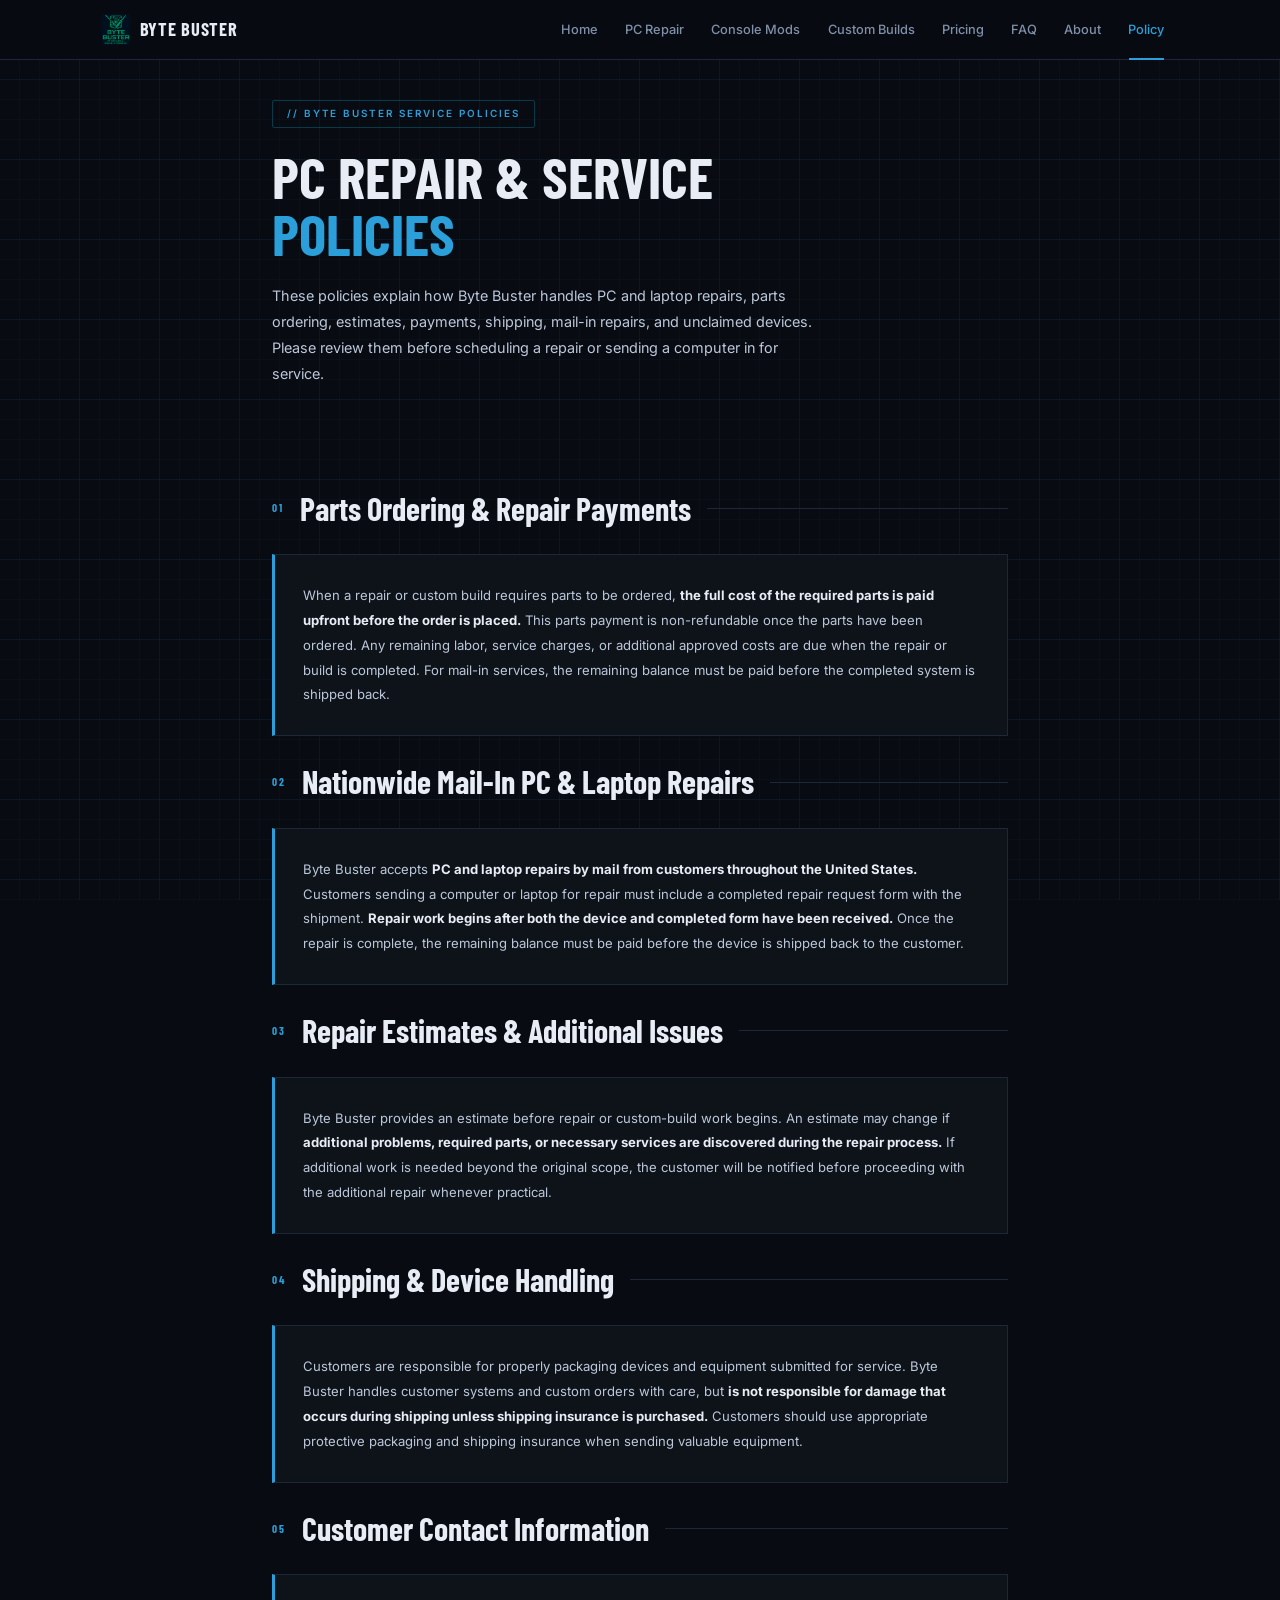
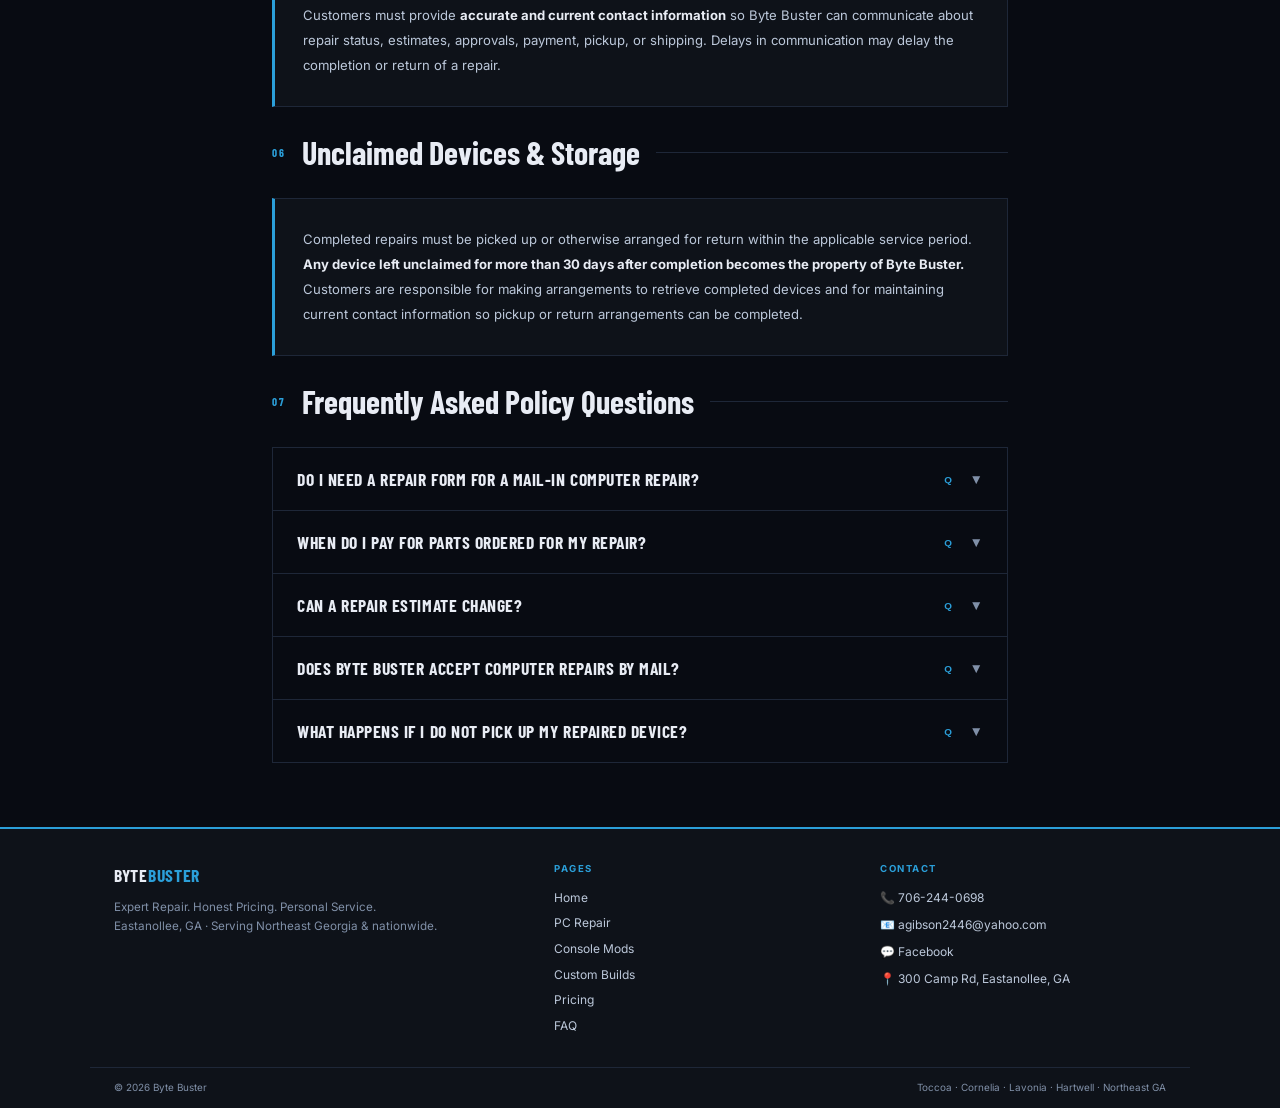
<file: policy.html>
<!DOCTYPE html>
<html lang="en">
<head>
  <meta charset="UTF-8"/>
  <meta name="viewport" content="width=device-width, initial-scale=1.0"/>
  <link rel="canonical" href="https://bytebusterga.github.io/policy.html"/>
  <title>PC Repair & Mail-In Service Policies | Byte Buster — Eastanollee, GA</title>
  <link href="https://fonts.googleapis.com/css2?family=Barlow+Condensed:wght@400;600;700;900&family=Inter:wght@400;500;600&display=swap" rel="stylesheet"/>
  <style>
    :root{--bg:#080b12;--surface:#0e1219;--surface2:#131820;--border:#1e2738;--border2:#28354a;--accent:#2b9fd9;--accent-d:#1a7fad;--accent-g:rgba(43,159,217,0.08);--text:#e8ecf4;--muted:#8090a8;--muted2:#bcc8da;--gold:#f0c040;--display:'Barlow Condensed',sans-serif;--body:'Inter',sans-serif}
    *,*::before,*::after{box-sizing:border-box;margin:0;padding:0}
    html{scroll-behavior:smooth}
    body{background:var(--bg);color:var(--text);font-family:var(--body);font-size:15px;line-height:1.6;overflow-x:hidden;padding-top:60px}
    body::after{content:'';position:fixed;inset:0;z-index:-1;background-color:#080b12;background-image:linear-gradient(rgba(43,159,217,0.06) 1px,transparent 1px),linear-gradient(90deg,rgba(43,159,217,0.06) 1px,transparent 1px),linear-gradient(rgba(43,159,217,0.03) 1px,transparent 1px),linear-gradient(90deg,rgba(43,159,217,0.03) 1px,transparent 1px);background-size:80px 80px,80px 80px,20px 20px,20px 20px;background-position:-1px -1px,-1px -1px,-1px -1px,-1px -1px}
    body::before{content:'';position:fixed;inset:0;z-index:-1;background:radial-gradient(ellipse at 20% 50%,rgba(43,159,217,0.08) 0%,transparent 60%),radial-gradient(ellipse at 80% 20%,rgba(43,159,217,0.05) 0%,transparent 50%),radial-gradient(ellipse at 60% 80%,rgba(0,0,0,0.4) 0%,transparent 60%);pointer-events:none}
    nav{position:fixed;top:0;left:0;right:0;z-index:1000;height:60px;background:rgba(8,11,18,0.97);backdrop-filter:blur(20px);border-bottom:1px solid var(--border)}
    .nav-inner{max-width:1140px;margin:0 auto;padding:0 2rem;height:100%;display:flex;align-items:center;justify-content:space-between}
    .nav-logo{display:flex;align-items:center;gap:10px;text-decoration:none;flex-shrink:0}
    .nav-logo img{height:32px;width:auto;object-fit:contain}
    .nav-logo span{font-family:var(--display);font-size:1.15rem;font-weight:700;letter-spacing:0.04em;color:var(--text);text-transform:uppercase}
    .nav-links{display:flex;align-items:center;gap:0;height:60px}
    .nav-links a{font-size:0.8rem;font-weight:500;color:var(--muted);text-decoration:none;padding:0 0.85rem;height:60px;line-height:60px;display:inline-block;position:relative;transition:color 0.2s;white-space:nowrap}
    .nav-links a::after{content:'';position:absolute;bottom:0;left:0.9rem;right:0.9rem;height:2px;background:var(--accent);transform:scaleX(0);transition:transform 0.25s ease}
    .nav-links a:hover{color:var(--text)}
    .nav-links a:hover::after,.nav-links a.active::after{transform:scaleX(1)}
    .nav-links a.active{color:var(--accent)}
    .hamburger{display:none;flex-direction:column;gap:5px;cursor:pointer;padding:8px;background:none;border:1px solid var(--border);border-radius:3px}
    .hamburger span{display:block;width:20px;height:2px;background:var(--muted2);transition:all 0.3s}
    .hamburger.open span:nth-child(1){transform:translateY(7px) rotate(45deg)}
    .hamburger.open span:nth-child(2){opacity:0}
    .hamburger.open span:nth-child(3){transform:translateY(-7px) rotate(-45deg)}
    .mob-menu{display:none;position:fixed;top:60px;left:0;right:0;background:rgba(8,11,18,0.99);border-bottom:1px solid var(--border);flex-direction:column;z-index:999}
    .mob-menu.open{display:flex}
    .mob-menu a{font-size:0.8rem;font-weight:600;letter-spacing:0.1em;text-transform:uppercase;color:var(--muted2);text-decoration:none;padding:1rem 2rem;border-bottom:1px solid var(--border);transition:color 0.2s,background 0.2s,padding-left 0.2s}
    .mob-menu a:hover,.mob-menu a.active{color:var(--accent);background:var(--accent-g);padding-left:2.5rem}
    .mob-menu a:last-child{border-bottom:none}
    @media(max-width:900px){.nav-links{display:none}.hamburger{display:flex}}
    .trust-bar{background:var(--surface);border-bottom:1px solid var(--border)}
    .trust-inner{max-width:1140px;margin:0 auto;padding:0 2rem;display:flex;align-items:stretch;justify-content:space-between}
    .trust-item{display:flex;align-items:center;justify-content:center;gap:0.5rem;padding:0.55rem 0.75rem;flex:1;text-align:center}
    .trust-item span{font-size:0.6rem;font-weight:600;letter-spacing:0.06em;text-transform:uppercase;color:var(--muted2);white-space:nowrap}
    .trust-div{width:1px;background:var(--border);align-self:stretch;flex-shrink:0}
    @media(max-width:900px){.trust-bar{display:none}}
    .page-hero{padding:2.5rem 2rem 2rem;max-width:900px;margin:0 auto}
    .hero-tag{display:inline-block;font-size:0.62rem;font-weight:600;letter-spacing:0.2em;text-transform:uppercase;color:var(--accent);border:1px solid rgba(0,200,240,0.25);padding:0.3rem 0.85rem;margin-bottom:1.25rem;border-radius:2px}
    .page-hero h1{font-family:var(--display);font-size:clamp(2.4rem,4.5vw,3.8rem);font-weight:700;line-height:1;text-transform:uppercase;margin-bottom:1.25rem}
    .page-hero h1 em{font-style:normal;color:var(--accent);display:block}
    .page-hero p{font-size:0.9rem;color:var(--muted2);line-height:1.8;max-width:560px;margin-bottom:2rem}
    .section{padding:2rem 2rem;max-width:900px;margin:0 auto}
    .section-hd{display:flex;align-items:center;gap:1rem;margin-bottom:1.25rem}
    .section-num{font-family:var(--display);font-size:0.7rem;font-weight:700;letter-spacing:0.2em;color:var(--accent);flex-shrink:0}
    .section-hd h2{font-family:var(--display);font-size:clamp(1.5rem,2.5vw,2rem);font-weight:700;white-space:nowrap}
    .section-line{flex:1;height:1px;background:var(--border)}
    .cards{display:grid;grid-template-columns:repeat(3,1fr);gap:1px;background:var(--border);border:1px solid var(--border)}
    .card{background:var(--surface);padding:1.75rem;position:relative;overflow:hidden;transition:background 0.25s}
    .card::before{content:'';position:absolute;top:0;left:0;width:3px;height:0;background:var(--accent);transition:height 0.35s ease}
    .card:hover{background:var(--surface2)}
    .card:hover::before{height:100%}
    .card-icon{font-size:1.8rem;margin-bottom:1rem;display:block}
    .card-title{font-family:var(--display);font-size:1.25rem;font-weight:700;margin-bottom:0.6rem;color:var(--text)}
    .card-desc{font-size:0.82rem;color:var(--muted2);line-height:1.75}
    .card-tag{display:inline-block;margin-top:0.85rem;font-size:0.58rem;font-weight:600;letter-spacing:0.15em;text-transform:uppercase;color:var(--accent);border:1px solid rgba(0,200,240,0.2);padding:0.2rem 0.5rem;border-radius:1px}
    @media(max-width:768px){.cards{grid-template-columns:1fr}}
    .alt-section{background:var(--surface);border-top:1px solid var(--border);border-bottom:1px solid var(--border);padding:2rem}
    .alt-inner{max-width:900px;margin:0 auto}
    .btn{display:inline-block;font-family:var(--display);font-weight:700;font-size:1rem;letter-spacing:0.1em;text-transform:uppercase;text-decoration:none;padding:0.85rem 2rem;cursor:pointer;border:none;transition:all 0.2s;clip-path:polygon(0 0,calc(100% - 10px) 0,100% 10px,100% 100%,10px 100%,0 calc(100% - 10px))}
    .btn-primary{background:var(--accent);color:#080b12;box-shadow:0 0 24px rgba(0,200,240,0.2)}
    .btn-primary:hover{background:#33d8ff;transform:translateY(-2px)}
    .btn-secondary{background:transparent;color:var(--muted2);border:1px solid var(--border2)}
    .btn-secondary:hover{border-color:var(--accent);color:var(--accent);transform:translateY(-2px)}
    .faq-list{border:1px solid var(--border);overflow:hidden}
    .faq-item{border-bottom:1px solid var(--border)}
    .faq-item:last-child{border-bottom:none}
    .faq-btn{width:100%;background:none;border:none;cursor:pointer;padding:1.25rem 1.5rem;display:flex;align-items:center;gap:1rem;text-align:left;color:var(--text);transition:background 0.2s}
    .faq-btn:hover,.faq-btn[aria-expanded="true"]{background:var(--accent-g)}
    .faq-q{font-family:var(--display);font-size:1.1rem;font-weight:700;text-transform:uppercase;letter-spacing:0.03em;flex:1}
    .faq-lbl{font-size:0.62rem;font-weight:600;letter-spacing:0.15em;color:var(--accent);flex-shrink:0}
    .faq-chevron{color:var(--muted);font-size:0.85rem;transition:transform 0.25s;flex-shrink:0}
    .faq-btn[aria-expanded="true"] .faq-chevron{transform:rotate(180deg);color:var(--accent)}
    .faq-body{max-height:0;overflow:hidden;transition:max-height 0.35s ease}
    .faq-body.open{max-height:200px}
    .faq-ans{padding:0 1.5rem 1.25rem 3.5rem;font-size:0.82rem;color:var(--muted2);line-height:1.8}
    .form-shell{background:var(--surface);border:1px solid var(--border2);overflow:hidden;max-width:680px}
    .form-shell form{display:flex;flex-direction:column}
    .form-row{display:grid;grid-template-columns:1fr 1fr}
    .form-field{display:flex;flex-direction:column;border-bottom:1px solid var(--border);border-right:1px solid var(--border);position:relative;transition:background 0.2s}
    .form-field.full{grid-column:1/-1;border-right:none}
    .form-field:focus-within{background:var(--accent-g)}
    .form-field:focus-within::before{content:'';position:absolute;top:0;left:0;width:3px;height:100%;background:var(--accent)}
    .form-field label{font-size:0.58rem;font-weight:600;letter-spacing:0.2em;text-transform:uppercase;color:var(--accent);padding:0.6rem 1rem 0.1rem}
    .form-field input,.form-field select,.form-field textarea{background:transparent;border:none;outline:none;font-family:var(--body);font-size:0.82rem;color:var(--text);padding:0.1rem 1rem 0.6rem;width:100%}
    .form-field select option{background:var(--surface)}
    .form-field textarea{min-height:90px;resize:none}
    .form-bar{display:flex;align-items:center;justify-content:space-between;padding:0.85rem 1rem;background:var(--surface2);border-top:1px solid var(--border);gap:0.75rem;flex-wrap:wrap}
    .form-bar p{font-size:0.68rem;color:var(--muted);line-height:1.4}
    .form-bar p strong{color:var(--accent)}
    .form-bar button{background:var(--accent);color:#080b12;border:none;font-family:var(--display);font-size:0.9rem;font-weight:700;letter-spacing:0.08em;text-transform:uppercase;padding:0.65rem 1.25rem;cursor:pointer;clip-path:polygon(0 0,calc(100% - 8px) 0,100% 8px,100% 100%,8px 100%,0 calc(100% - 8px));transition:background 0.2s,transform 0.15s;white-space:nowrap}
    .form-bar button:hover{background:#33d8ff;transform:translateY(-2px)}
    .form-backup{margin-top:0.6rem;display:flex;align-items:center;gap:0.6rem;flex-wrap:wrap}
    .form-backup-lbl{font-size:0.62rem;font-weight:600;letter-spacing:0.1em;text-transform:uppercase;color:var(--muted);white-space:nowrap}
    .backup-link{font-size:0.75rem;color:var(--muted2);text-decoration:none;padding:0.3rem 0.75rem;border:1px solid var(--border);transition:color 0.2s,border-color 0.2s;border-radius:2px}
    .backup-link:hover{color:var(--accent);border-color:var(--accent)}
    @media(max-width:600px){.form-row{grid-template-columns:1fr}.form-bar{flex-direction:column;align-items:flex-start}}
    .service-area{background:var(--surface);border:1px solid var(--border);overflow:hidden}
    .sa-header{background:var(--surface2);border-bottom:1px solid var(--border);padding:0.75rem 1.5rem;font-size:0.62rem;font-weight:600;letter-spacing:0.18em;text-transform:uppercase;color:var(--accent)}
    .sa-body{display:grid;grid-template-columns:1fr 1fr;gap:0}
    .sa-col{padding:1.5rem}
    .sa-col:first-child{border-right:1px solid var(--border)}
    .sa-col-title{font-family:var(--display);font-size:1rem;font-weight:700;text-transform:uppercase;letter-spacing:0.05em;color:var(--accent);margin-bottom:0.6rem}
    .sa-col p{font-size:0.8rem;color:var(--muted2);line-height:1.8}
    .sa-col p strong{color:var(--text)}
    .sa-footer{border-top:1px solid var(--border);padding:0.75rem 1.5rem;font-size:0.72rem;color:var(--muted);text-align:center}
    @media(max-width:600px){.sa-body{grid-template-columns:1fr}.sa-col:first-child{border-right:none;border-bottom:1px solid var(--border)}}
    .policy-block{border:1px solid var(--border);background:var(--surface);padding:1.75rem;margin-bottom:1.25rem;border-left:3px solid var(--accent)}
    .policy-block p{font-size:0.82rem;color:var(--muted2);line-height:1.9}
    .policy-block p strong{color:var(--text)}
    .policy-list{border:1px solid var(--border);overflow:hidden;margin-bottom:2rem}
    .policy-item{display:flex;gap:1rem;padding:1rem 1.25rem;border-bottom:1px solid var(--border);font-size:0.8rem;color:var(--muted2);line-height:1.7;align-items:flex-start}
    .policy-item:last-child{border-bottom:none}
    .policy-item::before{content:'→';color:var(--accent);flex-shrink:0}
    .reveal{opacity:0;transform:translateY(24px);transition:opacity 0.55s ease,transform 0.55s ease}
    .reveal.visible{opacity:1;transform:translateY(0)}
    @media(max-width:768px){.page-hero{padding:3rem 1.5rem 2rem}.section{padding:3rem 1.5rem}.alt-section{padding:3rem 1.5rem}.section-hd h2{font-size:1.6rem}.cards{grid-template-columns:1fr}}

    /* FOOTER */
    footer{background:var(--surface);border-top:2px solid var(--accent);margin-top:2rem}
    .footer-main{max-width:1100px;margin:0 auto;padding:2rem 1.5rem;display:grid;grid-template-columns:1.4fr 1fr 1fr;gap:2.5rem;align-items:start}
    .footer-col{}
    .footer-brand{font-family:var(--display);font-size:1.1rem;font-weight:700;text-transform:uppercase;letter-spacing:0.04em;margin-bottom:0.5rem}
    .footer-brand span{color:var(--accent)}
    .footer-tagline{font-size:0.73rem;color:var(--muted);line-height:1.7}
    .footer-col-label{font-size:0.6rem;font-weight:700;letter-spacing:0.16em;text-transform:uppercase;color:var(--accent);margin-bottom:0.7rem;display:block}
    .footer-nav{list-style:none;display:flex;flex-direction:column;gap:0.4rem}
    .footer-nav a{font-size:0.75rem;color:var(--muted2);text-decoration:none;transition:color 0.2s,padding-left 0.2s;display:block}
    .footer-nav a:hover{color:var(--accent);padding-left:4px}
    .footer-contact-list{display:flex;flex-direction:column;gap:0.5rem}
    .footer-contact-list a{font-size:0.75rem;color:var(--muted2);text-decoration:none;display:flex;align-items:center;gap:0.5rem;transition:color 0.2s}
    .footer-contact-list a:hover{color:var(--accent)}
    .footer-bottom{border-top:1px solid var(--border);max-width:1100px;margin:0 auto;padding:0.75rem 1.5rem;display:flex;justify-content:space-between;align-items:center;flex-wrap:wrap;gap:0.5rem}
    .footer-bottom p{font-size:0.62rem;color:var(--muted)}
    @media(max-width:700px){.footer-main{grid-template-columns:1fr;gap:1.5rem;padding:1.5rem}.footer-bottom{flex-direction:column;text-align:center;padding:0.75rem 1.5rem}}
  </style>
  <meta name="description" content="Review Byte Buster PC and laptop repair policies for parts ordering, mail-in repairs, estimates, shipping, payments, and unclaimed devices. Serving Northeast Georgia and nationwide."/>

<script type="application/ld+json">
{
  "@context": "https://schema.org",
  "@type": "FAQPage",
  "mainEntity": [
    {
      "@type": "Question",
      "name": "Do I need a repair form for a mail-in computer repair?",
      "acceptedAnswer": {
        "@type": "Answer",
        "text": "Yes. A completed repair request form must be included with a PC or laptop sent to Byte Buster for mail-in repair. Repair work begins after the device and completed form have been received."
      }
    },
    {
      "@type": "Question",
      "name": "When do I pay for parts ordered for my repair?",
      "acceptedAnswer": {
        "@type": "Answer",
        "text": "The full cost of required parts must be paid before the parts are ordered. The parts payment becomes non-refundable once the order has been placed."
      }
    },
    {
      "@type": "Question",
      "name": "Can a repair estimate change?",
      "acceptedAnswer": {
        "@type": "Answer",
        "text": "Yes. An estimate can change when additional problems, required parts, or necessary services are discovered during the repair process. Customers will be notified about additional work before proceeding whenever practical."
      }
    },
    {
      "@type": "Question",
      "name": "Does Byte Buster accept computer repairs by mail?",
      "acceptedAnswer": {
        "@type": "Answer",
        "text": "Yes. Byte Buster accepts PC and laptop repairs by mail from customers throughout the United States."
      }
    },
    {
      "@type": "Question",
      "name": "What happens if I do not pick up my repaired device?",
      "acceptedAnswer": {
        "@type": "Answer",
        "text": "Any device left unclaimed for more than 30 days after completion becomes the property of Byte Buster."
      }
    }
  ]
}
</script>

</head>
<body>
<nav>
  <div class="nav-inner">
    <a href="index.html" class="nav-logo"><img src="images/logo.png" alt="Byte Buster"/><span>Byte Buster</span></a>
    <div class="nav-links">
      <a href="index.html">Home</a>
      <a href="pc-repair.html">PC Repair</a>
      <a href="console-modding.html">Console Mods</a>
      <a href="custom-pc-builds.html">Custom Builds</a>
      <a href="pricing.html">Pricing</a>
      <a href="faq.html">FAQ</a>
      <a href="about.html">About</a>
      <a href="policy.html" class="active">Policy</a>
    </div>
    <button class="hamburger" id="hbg" aria-label="Menu"><span></span><span></span><span></span></button>
  </div>
</nav>
<div class="mob-menu" id="mob">
  <a href="index.html">Home</a>
  <a href="pc-repair.html">PC Repair</a>
  <a href="console-modding.html">Console Mods</a>
  <a href="custom-pc-builds.html">Custom Builds</a>
  <a href="pricing.html">Pricing</a>
  <a href="faq.html">FAQ</a>
  <a href="about.html">About</a>
  <a href="policy.html" class="active">Policy</a>
</div>
<div class="page-hero" style="max-width:800px"> <div class="hero-tag">// Byte Buster Service Policies</div> <h1>PC Repair &amp; Service<em>Policies</em></h1> <p>These policies explain how Byte Buster handles PC and laptop repairs, parts ordering, estimates, payments, shipping, mail-in repairs, and unclaimed devices. Please review them before scheduling a repair or sending a computer in for service.</p> </div>

<section class="section" style="max-width:800px;margin:0 auto">

<div class="section-hd reveal"> <span class="section-num">01</span> <h2>Parts Ordering &amp; Repair Payments</h2> <div class="section-line"></div> </div>

<div class="policy-block reveal"> <p>When a repair or custom build requires parts to be ordered, <strong>the full cost of the required parts is paid upfront before the order is placed.</strong> This parts payment is non-refundable once the parts have been ordered. Any remaining labor, service charges, or additional approved costs are due when the repair or build is completed. For mail-in services, the remaining balance must be paid before the completed system is shipped back.</p> </div>

<div class="section-hd reveal"> <span class="section-num">02</span> <h2>Nationwide Mail-In PC &amp; Laptop Repairs</h2> <div class="section-line"></div> </div>

<div class="policy-block reveal"> <p>Byte Buster accepts <strong>PC and laptop repairs by mail from customers throughout the United States.</strong> Customers sending a computer or laptop for repair must include a completed repair request form with the shipment. <strong>Repair work begins after both the device and completed form have been received.</strong> Once the repair is complete, the remaining balance must be paid before the device is shipped back to the customer.</p> </div>

<div class="section-hd reveal"> <span class="section-num">03</span> <h2>Repair Estimates &amp; Additional Issues</h2> <div class="section-line"></div> </div>

<div class="policy-block reveal"> <p>Byte Buster provides an estimate before repair or custom-build work begins. An estimate may change if <strong>additional problems, required parts, or necessary services are discovered during the repair process.</strong> If additional work is needed beyond the original scope, the customer will be notified before proceeding with the additional repair whenever practical.</p> </div>

<div class="section-hd reveal"> <span class="section-num">04</span> <h2>Shipping &amp; Device Handling</h2> <div class="section-line"></div> </div>

<div class="policy-block reveal"> <p>Customers are responsible for properly packaging devices and equipment submitted for service. Byte Buster handles customer systems and custom orders with care, but <strong>is not responsible for damage that occurs during shipping unless shipping insurance is purchased.</strong> Customers should use appropriate protective packaging and shipping insurance when sending valuable equipment.</p> </div>

<div class="section-hd reveal"> <span class="section-num">05</span> <h2>Customer Contact Information</h2> <div class="section-line"></div> </div>

<div class="policy-block reveal"> <p>Customers must provide <strong>accurate and current contact information</strong> so Byte Buster can communicate about repair status, estimates, approvals, payment, pickup, or shipping. Delays in communication may delay the completion or return of a repair.</p> </div>

<div class="section-hd reveal"> <span class="section-num">06</span> <h2>Unclaimed Devices &amp; Storage</h2> <div class="section-line"></div> </div>

<div class="policy-block reveal"> <p>Completed repairs must be picked up or otherwise arranged for return within the applicable service period. <strong>Any device left unclaimed for more than 30 days after completion becomes the property of Byte Buster.</strong> Customers are responsible for making arrangements to retrieve completed devices and for maintaining current contact information so pickup or return arrangements can be completed.</p> </div>

<div class="section-hd reveal"> <span class="section-num">07</span> <h2>Frequently Asked Policy Questions</h2> <div class="section-line"></div> </div>

<div class="faq-list reveal">

<div class="faq-item">
  <button class="faq-btn" type="button" aria-expanded="false">
    <span class="faq-q">Do I need a repair form for a mail-in computer repair?</span>
    <span class="faq-lbl">Q</span>
    <span class="faq-chevron">▼</span>
  </button>
  <div class="faq-body">
    <p class="faq-ans">Yes. A completed repair request form must be included with a PC or laptop sent to Byte Buster for mail-in repair. Repair work begins after the device and completed form have been received.</p>
  </div>
</div>

<div class="faq-item">
  <button class="faq-btn" type="button" aria-expanded="false">
    <span class="faq-q">When do I pay for parts ordered for my repair?</span>
    <span class="faq-lbl">Q</span>
    <span class="faq-chevron">▼</span>
  </button>
  <div class="faq-body">
    <p class="faq-ans">The full cost of required parts must be paid before the parts are ordered. The parts payment becomes non-refundable once the order has been placed.</p>
  </div>
</div>

<div class="faq-item">
  <button class="faq-btn" type="button" aria-expanded="false">
    <span class="faq-q">Can a repair estimate change?</span>
    <span class="faq-lbl">Q</span>
    <span class="faq-chevron">▼</span>
  </button>
  <div class="faq-body">
    <p class="faq-ans">Yes. An estimate can change when additional problems, required parts, or necessary services are discovered during the repair process. Customers will be notified about additional work before proceeding whenever practical.</p>
  </div>
</div>

<div class="faq-item">
  <button class="faq-btn" type="button" aria-expanded="false">
    <span class="faq-q">Does Byte Buster accept computer repairs by mail?</span>
    <span class="faq-lbl">Q</span>
    <span class="faq-chevron">▼</span>
  </button>
  <div class="faq-body">
    <p class="faq-ans">Yes. Byte Buster accepts PC and laptop repairs by mail from customers throughout the United States.</p>
  </div>
</div>

<div class="faq-item">
  <button class="faq-btn" type="button" aria-expanded="false">
    <span class="faq-q">What happens if I do not pick up my repaired device?</span>
    <span class="faq-lbl">Q</span>
    <span class="faq-chevron">▼</span>
  </button>
  <div class="faq-body">
    <p class="faq-ans">Any device left unclaimed for more than 30 days after completion becomes the property of Byte Buster.</p>
  </div>
</div>

</div>

</section>
<footer>
  <div class="footer-main">
    <div class="footer-col">
      <div class="footer-brand">Byte<span>Buster</span></div>
      <p class="footer-tagline">Expert Repair. Honest Pricing. Personal Service.</p>
      <p class="footer-tagline">Eastanollee, GA &middot; Serving Northeast Georgia &amp; nationwide.</p>
    </div>
    <div class="footer-col">
      <span class="footer-col-label">Pages</span>
      <ul class="footer-nav">
        <li><a href="index.html">Home</a></li>
        <li><a href="pc-repair.html">PC Repair</a></li>
        <li><a href="console-modding.html">Console Mods</a></li>
        <li><a href="custom-pc-builds.html">Custom Builds</a></li>
        <li><a href="pricing.html">Pricing</a></li>
        <li><a href="faq.html">FAQ</a></li>
      </ul>
    </div>
    <div class="footer-col">
      <span class="footer-col-label">Contact</span>
      <div class="footer-contact-list">
        <a href="tel:7062440698">&#128222; 706-244-0698</a>
        <a href="mailto:agibson2446@yahoo.com">&#128231; agibson2446@yahoo.com</a>
        <a href="https://www.facebook.com/bytebustertech" target="_blank">&#128172; Facebook</a>
        <a href="https://www.google.com/maps/search/?api=1&query=300+Camp+Rd,+Eastanollee,+GA+30538" target="_blank">&#128205; 300 Camp Rd, Eastanollee, GA</a>
      </div>
    </div>
  </div>
  <div class="footer-bottom">
    <p>&copy; 2026 Byte Buster</p>
    <p>Toccoa &middot; Cornelia &middot; Lavonia &middot; Hartwell &middot; Northeast GA</p>
  </div>
</footer>
<script> var hbg=document.getElementById("hbg"),mob=document.getElementById("mob"); if(hbg&&mob){ hbg.addEventListener("click",function(){ hbg.classList.toggle("open"); mob.classList.toggle("open"); }); mob.querySelectorAll("a").forEach(function(a){ a.addEventListener("click",function(){ hbg.classList.remove("open"); mob.classList.remove("open"); }); }); } document.querySelectorAll(".reveal").forEach(function(el){ new IntersectionObserver(function(e,o){ e.forEach(function(en){ if(en.isIntersecting){ en.target.classList.add("visible"); o.unobserve(en.target); } }); },{threshold:0.1}).observe(el); }); document.querySelectorAll(".faq-btn").forEach(function(btn){ btn.addEventListener("click",function(){ var body=btn.nextElementSibling; var expanded=btn.getAttribute("aria-expanded")==="true"; btn.setAttribute("aria-expanded",String(!expanded)); body.classList.toggle("open",!expanded); }); }); </script>
</body>
</html>
</file>
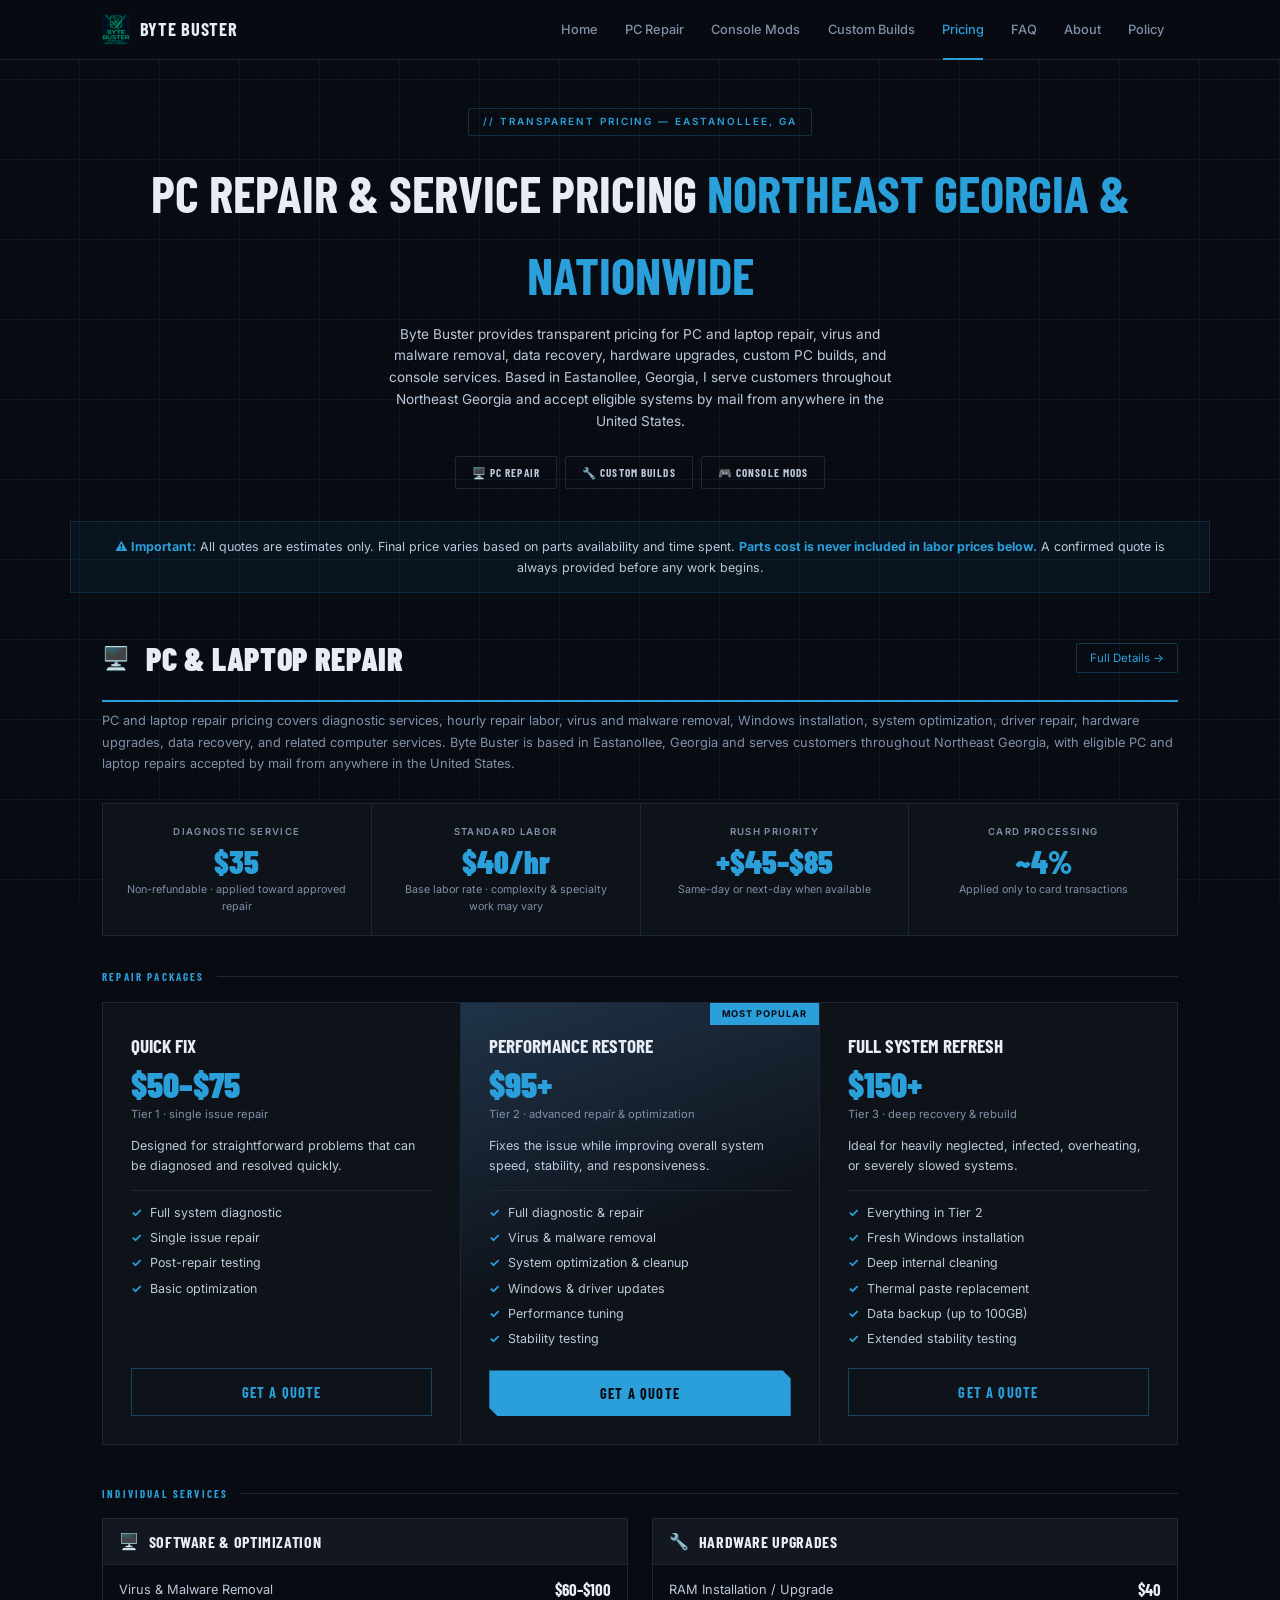
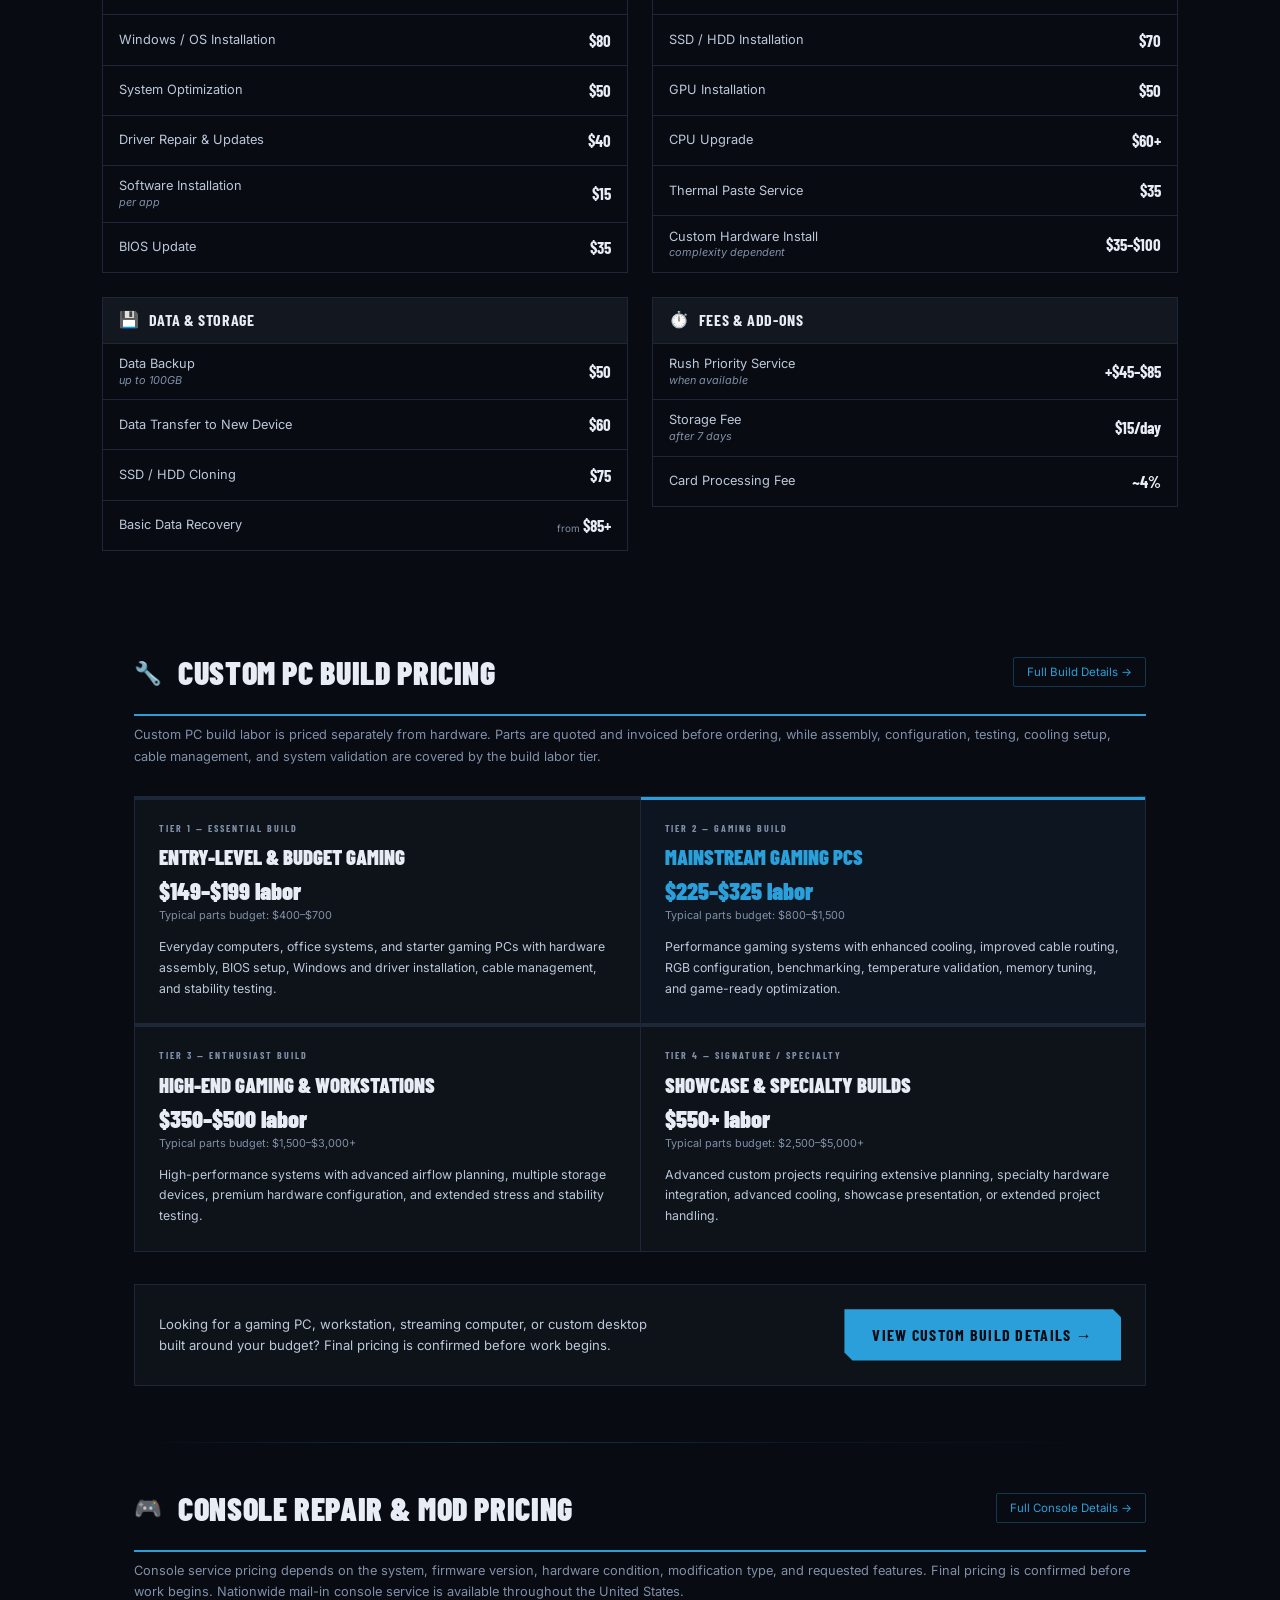
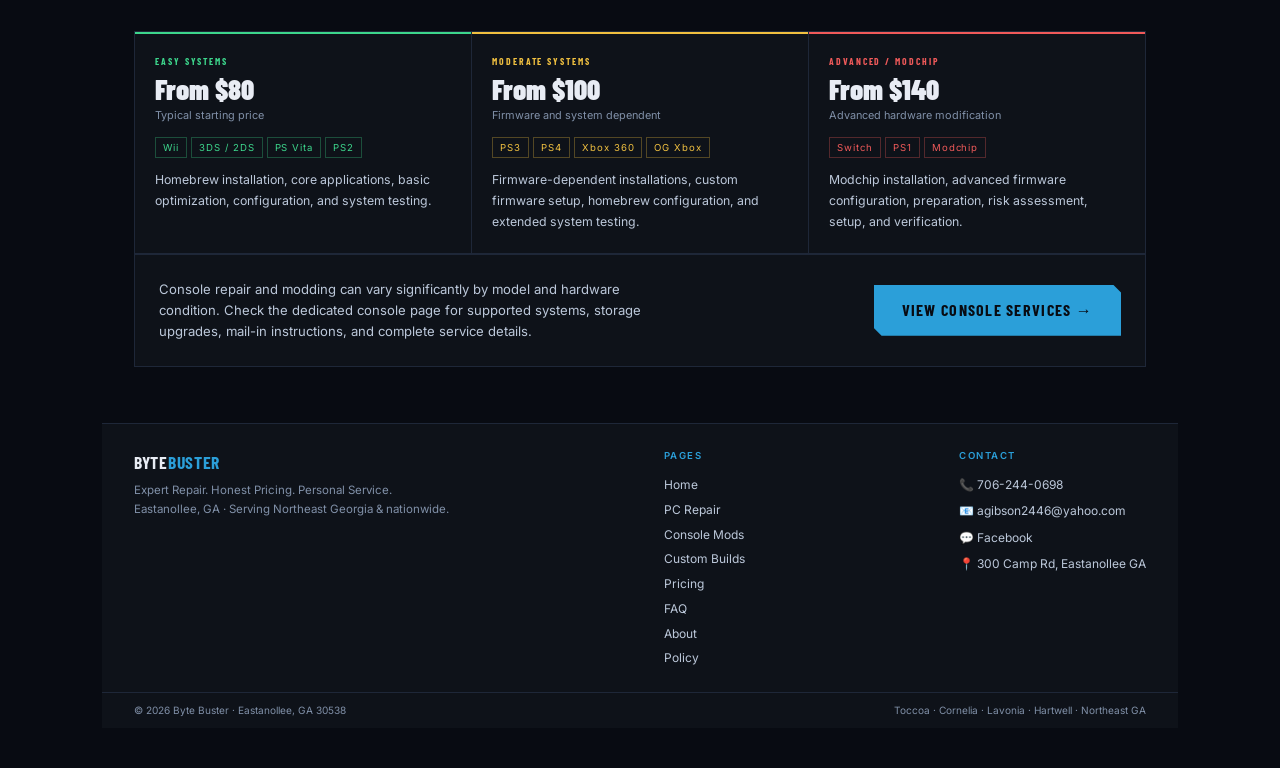
<file: pricing.html>
<!DOCTYPE html>
<html lang="en">
<head>
  <meta charset="UTF-8"/>
  <meta name="viewport" content="width=device-width, initial-scale=1.0"/>
  <title>PC Repair & Service Pricing | Byte Buster — Northeast GA & Nationwide</title>
<meta name="description" content="See Byte Buster pricing for PC and laptop repair, virus removal, data recovery, upgrades, custom PC builds, and console services. Based in Eastanollee, GA with nationwide mail-in service."/>
<link rel="canonical" href="https://bytebusterga.github.io/pricing.html"/>
  <meta property="og:type" content="website"/>
<meta property="og:title" content="PC Repair & Service Pricing | Byte Buster"/>
<meta property="og:description" content="Byte Buster pricing for PC and laptop repair, data recovery, upgrades, custom PC builds, and console services. Northeast Georgia and nationwide mail-in service."/>
<meta property="og:url" content="https://bytebusterga.github.io/pricing.html"/>
<meta property="og:site_name" content="Byte Buster"/>
  <link rel="preconnect" href="https://fonts.googleapis.com"/>
  <link rel="preconnect" href="https://fonts.gstatic.com" crossorigin/>
  <link href="https://fonts.googleapis.com/css2?family=Barlow+Condensed:wght@400;600;700;900&family=Inter:wght@400;500;600&display=swap" rel="stylesheet"/>

<!-- Pricing Page Structured Data -->
<script type="application/ld+json">
{
  "@context": "https://schema.org",
  "@type": "Service",
  "@id": "https://bytebusterga.github.io/pricing.html#service",
  "name": "Byte Buster Computer Repair and Technology Services",
  "serviceType": "Computer Repair, Custom PC Builds, Data Recovery and Console Services",
  "description": "Pricing for PC and laptop repair, virus and malware removal, data recovery, hardware upgrades, custom PC builds, and console services from Byte Buster.",
  "url": "https://bytebusterga.github.io/pricing.html",
  "provider": {
    "@type": "LocalBusiness",
    "@id": "https://bytebusterga.github.io/#business",
    "name": "Byte Buster",
    "url": "https://bytebusterga.github.io/",
       "telephone": "+1-706-244-0698",
    "openingHoursSpecification": {
      "@type": "OpeningHoursSpecification",
      "dayOfWeek": ["Monday","Tuesday","Wednesday","Thursday","Friday","Saturday","Sunday"],
      "opens": "07:00",
      "closes": "17:30"
    },
    "email": "agibson2446@yahoo.com",
    "address": {
      "@type": "PostalAddress",
      "streetAddress": "300 Camp Rd",
      "addressLocality": "Eastanollee",
      "addressRegion": "GA",
      "postalCode": "30538",
      "addressCountry": "US"
    },
    "areaServed": [
      {
        "@type": "City",
        "name": "Eastanollee"
      },
      {
        "@type": "City",
        "name": "Toccoa"
      },
      {
        "@type": "City",
        "name": "Cornelia"
      },
      {
        "@type": "City",
        "name": "Lavonia"
      },
      {
        "@type": "City",
        "name": "Hartwell"
      },
      {
        "@type": "City",
        "name": "Toccoa Falls"
      },
      {
        "@type": "City",
        "name": "Martin"
      },
      {
        "@type": "Place",
        "name": "Northeast Georgia"
      },
      {
        "@type": "Country",
        "name": "United States"
      }
    ],
    "sameAs": [
      "https://www.facebook.com/bytebustertech"
    ]
  },
  "areaServed": [
    {
      "@type": "Place",
      "name": "Northeast Georgia"
    },
    {
      "@type": "Country",
      "name": "United States"
    }
  ],
  "hasOfferCatalog": {
    "@type": "OfferCatalog",
    "name": "Byte Buster Service Pricing",
    "itemListElement": [
      {
        "@type": "Offer",
        "itemOffered": {
          "@type": "Service",
          "name": "PC and Laptop Repair"
        }
      },
      {
        "@type": "Offer",
        "itemOffered": {
          "@type": "Service",
          "name": "Virus and Malware Removal"
        }
      },
      {
        "@type": "Offer",
        "itemOffered": {
          "@type": "Service",
          "name": "Data Recovery"
        }
      },
      {
        "@type": "Offer",
        "itemOffered": {
          "@type": "Service",
          "name": "Custom PC Builds"
        }
      },
      {
        "@type": "Offer",
        "itemOffered": {
          "@type": "Service",
          "name": "Console Repair and Modding"
        }
      }
    ]
  }
}
</script>

<script type="application/ld+json">
{
  "@context": "https://schema.org",
  "@type": "BreadcrumbList",
  "itemListElement": [
    {
      "@type": "ListItem",
      "position": 1,
      "name": "Home",
      "item": "https://bytebusterga.github.io/"
    },
    {
      "@type": "ListItem",
      "position": 2,
      "name": "Pricing",
      "item": "https://bytebusterga.github.io/pricing.html"
    }
  ]
}
</script>

<style>
    :root{--bg:#080b12;--surface:#0e1219;--surface2:#131820;--border:#1e2738;--accent:#2b9fd9;--accent-g:rgba(43,159,217,0.08);--text:#e8ecf4;--muted:#8090a8;--muted2:#bcc8da;--gold:#f0c040;--green:#3dd68c;--display:'Barlow Condensed',sans-serif;--body:'Inter',sans-serif}
    *,*::before,*::after{box-sizing:border-box;margin:0;padding:0}
    html{scroll-behavior:smooth}
    body{background:var(--bg);color:var(--text);font-family:var(--body);font-size:15px;line-height:1.6;overflow-x:hidden;padding-top:60px}
   body::after{content:'';position:fixed;inset:0;z-index:-1;background-color:#080b12;background-image:linear-gradient(rgba(43,159,217,0.06) 1px,transparent 1px),linear-gradient(90deg,rgba(43,159,217,0.06) 1px,transparent 1px),linear-gradient(rgba(43,159,217,0.03) 1px,transparent 1px),linear-gradient(90deg,rgba(43,159,217,0.03) 1px,transparent 1px);background-size:80px 80px,80px 80px,20px 20px,20px 20px;background-position:-1px -1px,-1px -1px,-1px -1px,-1px -1px}

body::before{content:'';position:fixed;inset:0;z-index:-1;background:radial-gradient(ellipse at 20% 50%,rgba(43,159,217,0.08) 0%,transparent 60%),radial-gradient(ellipse at 80% 20%,rgba(43,159,217,0.05) 0%,transparent 50%),radial-gradient(ellipse at 60% 80%,rgba(0,0,0,0.4) 0%,transparent 60%);pointer-events:none}
    nav{position:fixed;top:0;left:0;right:0;z-index:1000;height:60px;background:rgba(8,11,18,0.97);backdrop-filter:blur(20px);border-bottom:1px solid var(--border)}
    .nav-inner{max-width:1140px;margin:0 auto;padding:0 2rem;height:100%;display:flex;align-items:center;justify-content:space-between}
    .nav-logo{display:flex;align-items:center;gap:10px;text-decoration:none;flex-shrink:0}
    .nav-logo img{height:32px;width:auto;object-fit:contain}
    .nav-logo span{font-family:var(--display);font-size:1.15rem;font-weight:700;letter-spacing:0.04em;color:var(--text);text-transform:uppercase}
    .nav-links{display:flex;align-items:center;height:60px}
    .nav-links a{font-family:var(--body);font-size:0.8rem;font-weight:500;color:var(--muted);text-decoration:none;padding:0 0.85rem;height:60px;line-height:60px;display:inline-block;position:relative;transition:color 0.2s;white-space:nowrap}
    .nav-links a::after{content:'';position:absolute;bottom:0;left:0.9rem;right:0.9rem;height:2px;background:var(--accent);transform:scaleX(0);transition:transform 0.25s ease}
    .nav-links a:hover{color:var(--text)}
    .nav-links a:hover::after,.nav-links a.active::after{transform:scaleX(1)}
    .nav-links a.active{color:var(--accent)}
    .hamburger{display:none;flex-direction:column;gap:5px;cursor:pointer;padding:8px;background:none;border:1px solid var(--border);border-radius:3px}
    .hamburger span{display:block;width:20px;height:2px;background:var(--muted2);transition:all 0.3s}
    .hamburger.open span:nth-child(1){transform:translateY(7px) rotate(45deg)}
    .hamburger.open span:nth-child(2){opacity:0}
    .hamburger.open span:nth-child(3){transform:translateY(-7px) rotate(-45deg)}
    .mob-menu{display:none;position:fixed;top:60px;left:0;right:0;background:rgba(8,11,18,0.99);border-bottom:1px solid var(--border);flex-direction:column;z-index:999}
    .mob-menu.open{display:flex}
    .mob-menu a{font-size:0.8rem;font-weight:500;color:var(--muted2);text-decoration:none;padding:1rem 2rem;border-bottom:1px solid var(--border);transition:color 0.2s,background 0.2s,padding-left 0.2s}
    .mob-menu a:hover,.mob-menu a.active{color:var(--accent);background:var(--accent-g);padding-left:2.5rem}
    .mob-menu a:last-child{border-bottom:none}
    @media(max-width:900px){.nav-links{display:none}.hamburger{display:flex}}

    .reveal{opacity:0;transform:translateY(20px);transition:opacity 0.5s ease,transform 0.5s ease}
    .reveal.visible{opacity:1;transform:translateY(0)}
    .wrap{max-width:1140px;margin:0 auto;padding:0 2rem}

    /* HERO */
    .hero-tag{display:inline-block;font-size:0.62rem;font-weight:600;letter-spacing:0.2em;text-transform:uppercase;color:var(--accent);border:1px solid rgba(43,159,217,0.25);padding:0.3rem 0.85rem;margin-bottom:1rem;border-radius:2px}
    .pricing-hero{padding:3rem 2rem 1.5rem;max-width:1140px;margin:0 auto;text-align:center}
    .pricing-hero h1{font-family:var(--display);font-size:clamp(2.4rem,4vw,3.5rem);font-weight:700;text-transform:uppercase;margin-bottom:0.5rem}
    .pricing-hero h1 em{font-style:normal;color:var(--accent)}
    .pricing-hero p{font-size:0.85rem;color:var(--muted2);max-width:520px;margin:0 auto 1.5rem}

    /* QUICK JUMP NAV */
    .section-jump{display:flex;justify-content:center;gap:0.5rem;flex-wrap:wrap;margin-bottom:0.5rem}
    .jump-btn{font-family:var(--display);font-size:0.7rem;font-weight:700;letter-spacing:0.1em;text-transform:uppercase;text-decoration:none;color:var(--muted2);border:1px solid var(--border);padding:0.4rem 1rem;border-radius:2px;transition:all 0.2s}
    .jump-btn:hover{color:var(--accent);border-color:var(--accent);background:var(--accent-g)}
    .jump-btn.active{color:var(--accent);border-color:var(--accent);background:var(--accent-g)}

    .notice{background:rgba(43,159,217,0.06);border:1px solid rgba(43,159,217,0.18);padding:0.85rem 1.5rem;font-size:0.78rem;color:var(--muted2);line-height:1.7;text-align:center;max-width:1140px;margin:0 auto 0}
    .notice strong{color:var(--accent)}

    /* SECTION DIVIDERS */
    .price-section{max-width:1140px;margin:0 auto;padding:2.5rem 2rem}
    .price-section-hd{display:flex;align-items:center;gap:1rem;margin-bottom:0.5rem;padding-bottom:1rem;border-bottom:2px solid var(--accent)}
    .price-section-icon{font-size:1.4rem}
    .price-section-title{font-family:var(--display);font-size:clamp(1.6rem,2.5vw,2.2rem);font-weight:900;text-transform:uppercase;letter-spacing:0.02em}
    .price-section-sub{font-size:0.8rem;color:var(--muted);margin-bottom:1.75rem;line-height:1.7}
    .price-section-link{font-size:0.72rem;color:var(--accent);text-decoration:none;border:1px solid rgba(43,159,217,0.3);padding:0.3rem 0.8rem;margin-left:auto;white-space:nowrap;transition:all 0.2s;border-radius:2px}
    .price-section-link:hover{background:var(--accent-g)}

    /* BASE BAR */
    .base-bar{display:grid;grid-template-columns:repeat(4,1fr);gap:1px;background:var(--border);border:1px solid var(--border);margin:0 0 2rem}
    .base-item{background:var(--surface);padding:1.25rem;text-align:center}
    .base-lbl{font-size:0.6rem;font-weight:600;letter-spacing:0.14em;text-transform:uppercase;color:var(--muted);margin-bottom:0.35rem}
    .base-val{font-family:var(--display);font-size:2rem;font-weight:900;color:var(--accent);line-height:1}
    .base-sub{font-size:0.67rem;color:var(--muted);margin-top:0.25rem}
    @media(max-width:600px){.base-bar{grid-template-columns:repeat(2,1fr)}}

    /* PACKAGES */
    .price-label{font-family:var(--display);font-size:0.68rem;font-weight:700;letter-spacing:0.2em;text-transform:uppercase;color:var(--accent);margin-bottom:1rem;display:flex;align-items:center;gap:0.75rem}
    .price-label::after{content:'';flex:1;height:1px;background:var(--border)}
    .packages{display:grid;grid-template-columns:repeat(3,1fr);gap:1px;background:var(--border);border:1px solid var(--border);margin-bottom:2.5rem}
    .pkg{background:var(--surface);padding:1.75rem;position:relative;display:flex;flex-direction:column}
    .pkg.featured{background:linear-gradient(160deg,rgba(43,159,217,0.1) 0%,var(--surface) 55%)}
    .pkg-badge{position:absolute;top:0;right:0;background:var(--accent);color:#080b12;font-size:0.58rem;font-weight:700;letter-spacing:0.1em;text-transform:uppercase;padding:0.25rem 0.75rem}
    .pkg-name{font-family:var(--display);font-size:1.2rem;font-weight:700;text-transform:uppercase;color:var(--text);margin-bottom:0.35rem}
    .pkg-price{font-family:var(--display);font-size:2.2rem;font-weight:900;color:var(--accent);line-height:1;margin-bottom:0.25rem}
    .pkg-price-note{font-size:0.7rem;color:var(--muted);margin-bottom:0.75rem}
    .pkg-desc{font-size:0.78rem;color:var(--muted2);line-height:1.6;padding-bottom:0.85rem;border-bottom:1px solid var(--border);margin-bottom:0.85rem}
    .pkg-list{list-style:none;display:flex;flex-direction:column;gap:0.4rem;flex:1;margin-bottom:1.25rem}
    .pkg-list li{font-size:0.78rem;color:var(--muted2);display:flex;align-items:flex-start;gap:0.5rem;line-height:1.5}
    .pkg-list li::before{content:"✓";color:var(--accent);font-weight:700;flex-shrink:0}
    .pkg-btn{display:block;text-align:center;background:var(--accent);color:#080b12;font-family:var(--display);font-size:0.9rem;font-weight:700;letter-spacing:0.08em;text-transform:uppercase;text-decoration:none;padding:0.7rem 1rem;transition:background 0.2s,transform 0.15s;clip-path:polygon(0 0,calc(100% - 8px) 0,100% 8px,100% 100%,8px 100%,0 calc(100% - 8px))}
    .pkg-btn:hover{background:#33d8ff;transform:translateY(-2px)}
    .pkg-btn.outline{background:transparent;color:var(--accent);border:1px solid rgba(43,159,217,0.35);clip-path:none}
    .pkg-btn.outline:hover{background:var(--accent-g)}
    @media(max-width:700px){.packages{grid-template-columns:1fr}}

    /* INDIVIDUAL SERVICES */
    .price-two-col{display:grid;grid-template-columns:1fr 1fr;gap:1.5rem;margin-bottom:2rem}
    @media(max-width:700px){.price-two-col{grid-template-columns:1fr}}
    .price-group{margin-bottom:1.5rem}
    .price-group-hd{display:flex;align-items:center;gap:0.6rem;padding:0.6rem 1rem;background:var(--surface2);border:1px solid var(--border);border-bottom:none}
    .price-group-icon{font-size:1rem}
    .price-group-title{font-family:var(--display);font-size:1rem;font-weight:700;text-transform:uppercase;letter-spacing:0.04em}
    .price-rows{border:1px solid var(--border)}
    .price-row{display:flex;align-items:center;justify-content:space-between;padding:0.7rem 1rem;border-bottom:1px solid var(--border);gap:1rem;transition:background 0.15s}
    .price-row:last-child{border-bottom:none}
    .price-row:hover{background:var(--accent-g)}
    .price-name{font-size:0.8rem;color:var(--muted2);flex:1;line-height:1.4}
    .price-note{font-size:0.68rem;color:var(--muted);font-style:italic;display:block}
    .price-amt{font-family:var(--display);font-size:1.05rem;font-weight:700;color:var(--text);white-space:nowrap;flex-shrink:0}
    .price-amt.from::before{content:"from ";font-size:0.62rem;font-weight:400;color:var(--muted);font-family:var(--body)}

    /* BUILDS TIER SUMMARY */
    .build-tiers{display:grid;grid-template-columns:repeat(2,1fr);gap:1px;background:var(--border);border:1px solid var(--border);margin-bottom:2rem}
    .bt{background:var(--surface);padding:1.5rem;position:relative;transition:background 0.25s}
    .bt::before{content:'';position:absolute;top:0;left:0;right:0;height:3px;background:var(--border);transition:background 0.3s}
    .bt:hover{background:var(--surface2)}
    .bt:hover::before{background:var(--accent)}
    .bt.pop{background:#0d1520}
    .bt.pop::before{background:var(--accent)}
    .bt-tier{font-family:var(--display);font-size:0.62rem;font-weight:700;letter-spacing:0.2em;text-transform:uppercase;color:var(--muted);margin-bottom:0.25rem}
    .bt-name{font-family:var(--display);font-size:1.3rem;font-weight:900;text-transform:uppercase;color:var(--text);margin-bottom:0.35rem}
    .bt.pop .bt-name{color:var(--accent)}
    .bt-range{font-family:var(--display);font-size:1.5rem;font-weight:900;color:var(--text);line-height:1;margin-bottom:0.25rem}
    .bt.pop .bt-range{color:var(--accent)}
    .bt-parts{font-size:0.68rem;color:var(--muted);margin-bottom:0.75rem}
    .bt-desc{font-size:0.77rem;color:var(--muted2);line-height:1.7}
    @media(max-width:600px){.build-tiers{grid-template-columns:1fr}}

    /* MOD TIERS */
    .mod-step{margin-bottom:2rem}
    .mod-step-label{font-family:var(--display);font-size:0.65rem;font-weight:700;letter-spacing:0.2em;text-transform:uppercase;color:var(--accent);margin-bottom:0.75rem;display:flex;align-items:center;gap:0.5rem}
    .mod-step-label::after{content:'';flex:1;height:1px;background:var(--border)}
    .diff-row{display:grid;grid-template-columns:repeat(3,1fr);gap:1px;background:var(--border);border:1px solid var(--border)}
    .diff{background:var(--surface);padding:1.25rem;border-top:2px solid transparent;transition:background 0.2s}
    .diff.easy{border-top-color:var(--green)}
    .diff.mod{border-top-color:var(--gold)}
    .diff.hard{border-top-color:#f05a5a}
    .diff:hover{background:var(--surface2)}
    .diff-level{font-family:var(--display);font-size:0.6rem;font-weight:700;letter-spacing:0.2em;text-transform:uppercase;margin-bottom:0.35rem}
    .diff.easy .diff-level{color:var(--green)}
    .diff.mod  .diff-level{color:var(--gold)}
    .diff.hard .diff-level{color:#f05a5a}
    .diff-price{font-family:var(--display);font-size:1.8rem;font-weight:900;color:var(--text);line-height:1;margin-bottom:0.2rem}
    .diff-range{font-size:0.68rem;color:var(--muted);margin-bottom:0.75rem}
    .diff-tags{display:flex;flex-wrap:wrap;gap:4px;margin-bottom:0.75rem}
    .diff-tag{font-size:0.6rem;letter-spacing:0.1em;padding:2px 7px;border:1px solid}
    .diff.easy .diff-tag{color:var(--green);border-color:rgba(61,214,140,0.3)}
    .diff.mod  .diff-tag{color:var(--gold);border-color:rgba(240,192,64,0.3)}
    .diff.hard .diff-tag{color:#f05a5a;border-color:rgba(240,90,90,0.3)}
    @media(max-width:600px){.diff-row{grid-template-columns:1fr}}

    .pkg-row{display:grid;grid-template-columns:repeat(3,1fr);gap:1px;background:var(--border);border:1px solid var(--border);margin-bottom:1.25rem}
    .mp{background:var(--surface);padding:1.25rem;display:flex;flex-direction:column;transition:background 0.2s}
    .mp:hover{background:var(--surface2)}
    .mp.pop{background:rgba(43,159,217,0.05);border-top:2px solid var(--accent)}
    .mp-badge{font-size:0.55rem;font-weight:700;letter-spacing:0.15em;text-transform:uppercase;color:#080b12;background:var(--accent);padding:0.15rem 0.5rem;width:fit-content;margin-bottom:0.5rem}
    .mp-name{font-family:var(--display);font-size:1.1rem;font-weight:700;text-transform:uppercase;color:var(--accent);margin-bottom:0.2rem}
    .mp-price{font-family:var(--display);font-size:1.6rem;font-weight:900;color:var(--text);line-height:1;margin-bottom:0.5rem}
    .mp-desc{font-size:0.75rem;color:var(--muted2);line-height:1.65;flex:1}
    @media(max-width:600px){.pkg-row{grid-template-columns:1fr}}

    /* ADDONS COMPACT */
    .addons-compact{display:grid;grid-template-columns:repeat(auto-fill,minmax(200px,1fr));gap:1px;background:var(--border);border:1px solid var(--border);margin-bottom:2rem}
    .ac-item{background:var(--surface);padding:0.8rem 1rem;display:flex;justify-content:space-between;align-items:center;transition:background 0.15s}
    .ac-item:hover{background:var(--surface2)}
    .ac-name{font-size:0.78rem;color:var(--muted2)}
    .ac-price{font-family:var(--display);font-size:0.9rem;font-weight:700;color:var(--accent);margin-left:0.75rem;white-space:nowrap}

    /* CTA BAR */
    .price-cta{background:var(--surface);border:1px solid var(--border);padding:1.5rem;display:flex;align-items:center;justify-content:space-between;flex-wrap:wrap;gap:1rem;margin-bottom:1rem}
    .price-cta p{font-size:0.82rem;color:var(--muted2);line-height:1.6;max-width:500px}
    .btn-primary{display:inline-block;background:var(--accent);color:#080b12;font-family:var(--display);font-size:1rem;font-weight:700;letter-spacing:0.08em;text-transform:uppercase;text-decoration:none;padding:0.8rem 1.75rem;clip-path:polygon(0 0,calc(100% - 8px) 0,100% 8px,100% 100%,8px 100%,0 calc(100% - 8px));transition:background 0.2s,transform 0.15s}
    .btn-primary:hover{background:#33d8ff;transform:translateY(-2px)}

    /* SECTION DIVIDER LINE */
    .section-divider{height:1px;background:linear-gradient(90deg,transparent,var(--accent),rgba(43,159,217,0.3),transparent);opacity:0.3;margin:0 2rem}

    /* FOOTER */
    footer{background:var(--surface);border-top:1px solid var(--border);margin-top:0}
    .footer-main{max-width:1140px;margin:0 auto;padding:1.5rem 2rem;display:flex;justify-content:space-between;align-items:flex-start;gap:1.5rem;flex-wrap:wrap}
    .footer-brand{font-family:var(--display);font-size:1.1rem;font-weight:700;text-transform:uppercase;letter-spacing:0.04em;margin-bottom:0.35rem}
    .footer-brand span{color:var(--accent)}
    .footer-tagline{font-size:0.72rem;color:var(--muted);line-height:1.6}
    .footer-col-label{font-size:0.6rem;font-weight:600;letter-spacing:0.16em;text-transform:uppercase;color:var(--accent);margin-bottom:0.75rem;display:block}
    .footer-nav{list-style:none;display:flex;flex-direction:column;gap:0.35rem}
    .footer-nav a{font-size:0.75rem;color:var(--muted2);text-decoration:none;transition:color 0.2s,padding-left 0.2s;display:block}
    .footer-nav a:hover{color:var(--accent);padding-left:4px}
    .footer-contact-list{display:flex;flex-direction:column;gap:0.45rem}
    .footer-contact-list a{font-size:0.75rem;color:var(--muted2);text-decoration:none;display:flex;align-items:center;gap:0.5rem;transition:color 0.2s}
    .footer-contact-list a:hover{color:var(--accent)}
    .footer-bottom{border-top:1px solid var(--border);max-width:1140px;margin:0 auto;padding:0.6rem 2rem;display:flex;justify-content:space-between;align-items:center;flex-wrap:wrap;gap:0.5rem}
    .footer-bottom p{font-size:0.63rem;color:var(--muted)}
    @media(max-width:600px){.footer-main{flex-direction:column;gap:1.25rem}.footer-bottom{flex-direction:column;text-align:center}}
  </style>
</head>
<body>
<nav>
  <div class="nav-inner">
    <a href="index.html" class="nav-logo"><img src="images/logo.png" alt="Byte Buster"/><span>Byte Buster</span></a>
    <div class="nav-links">
      <a href="index.html">Home</a>
      <a href="pc-repair.html">PC Repair</a>
      <a href="console-modding.html">Console Mods</a>
      <a href="custom-pc-builds.html">Custom Builds</a>
      <a href="pricing.html" class="active">Pricing</a>
      <a href="faq.html">FAQ</a>
      <a href="about.html">About</a>
      <a href="policy.html">Policy</a>
    </div>
    <button class="hamburger" id="hbg" aria-label="Menu"><span></span><span></span><span></span></button>
  </div>
</nav>
<div class="mob-menu" id="mob">
  <a href="index.html">Home</a>
  <a href="pc-repair.html">PC Repair</a>
  <a href="console-modding.html">Console Mods</a>
  <a href="custom-pc-builds.html">Custom Builds</a>
  <a href="pricing.html" class="active">Pricing</a>
  <a href="faq.html">FAQ</a>
  <a href="about.html">About</a>
  <a href="policy.html">Policy</a>
</div>

<!-- HERO -->
<div class="pricing-hero">
  <div class="hero-tag">// Transparent Pricing — Eastanollee, GA</div>
<h1>PC Repair &amp; Service Pricing<em> Northeast Georgia &amp; Nationwide</em></h1>
<p>
  Byte Buster provides transparent pricing for PC and laptop repair,
  virus and malware removal, data recovery, hardware upgrades,
  custom PC builds, and console services. Based in Eastanollee, Georgia,
  I serve customers throughout Northeast Georgia and accept eligible
  systems by mail from anywhere in the United States.
</p>
  <div class="section-jump reveal">
    <a href="#pc-repair" class="jump-btn active">🖥️ PC Repair</a>
    <a href="#custom-builds" class="jump-btn">🔧 Custom Builds</a>
    <a href="#console-mods" class="jump-btn">🎮 Console Mods</a>
  </div>
</div>

<div class="notice reveal">
  <strong>⚠ Important:</strong> All quotes are estimates only. Final price varies based on parts availability and time spent. <strong>Parts cost is never included in labor prices below.</strong> A confirmed quote is always provided before any work begins.
</div>

<!-- ═══ PC REPAIR ═══ -->
<div class="price-section" id="pc-repair">
  <div class="price-section-hd reveal">
    <span class="price-section-icon">🖥️</span>
    <span class="price-section-title">PC &amp; Laptop Repair</span>
<a href="pc-repair.html" class="price-section-link">Full Details →</a>
</div>
<p class="price-section-sub reveal">
  PC and laptop repair pricing covers diagnostic services, hourly repair labor,
  virus and malware removal, Windows installation, system optimization,
  driver repair, hardware upgrades, data recovery, and related computer
  services. Byte Buster is based in Eastanollee, Georgia and serves customers
  throughout Northeast Georgia, with eligible PC and laptop repairs accepted
  by mail from anywhere in the United States.
</p>

<div class="base-bar reveal">
  <div class="base-item">
    <div class="base-lbl">Diagnostic Service</div>
    <div class="base-val">$35</div>
    <div class="base-sub">Non-refundable · applied toward approved repair</div>
  </div>

  <div class="base-item">
   <div class="base-lbl">Standard Labor</div>
<div class="base-val">$40/hr</div>
<div class="base-sub">Base labor rate · complexity & specialty work may vary</div>
  </div>

  <div class="base-item">
    <div class="base-lbl">Rush Priority</div>
    <div class="base-val">+$45–$85</div>
    <div class="base-sub">Same-day or next-day when available</div>
  </div>

  <div class="base-item">
    <div class="base-lbl">Card Processing</div>
    <div class="base-val">~4%</div>
    <div class="base-sub">Applied only to card transactions</div>
  </div>
</div>

<div class="price-label reveal">Repair Packages</div>

<div class="packages reveal">

  <!-- TIER 1 -->
  <div class="pkg">
    <div class="pkg-name">Quick Fix</div>

    <div class="pkg-price">$50–$75</div>

    <div class="pkg-price-note">
      Tier 1 · single issue repair
    </div>

    <p class="pkg-desc">
      Designed for straightforward problems that can be diagnosed and resolved quickly.
    </p>

    <ul class="pkg-list">
      <li>Full system diagnostic</li>
      <li>Single issue repair</li>
      <li>Post-repair testing</li>
      <li>Basic optimization</li>
    </ul>

    <a href="pc-repair.html#contact" class="pkg-btn outline">
      Get a Quote
    </a>
  </div>

  <!-- TIER 2 -->
  <div class="pkg featured">

    <div class="pkg-badge">Most Popular</div>

    <div class="pkg-name">Performance Restore</div>

    <div class="pkg-price">$95+</div>

    <div class="pkg-price-note">
      Tier 2 · advanced repair &amp; optimization
    </div>

    <p class="pkg-desc">
      Fixes the issue while improving overall system speed, stability, and responsiveness.
    </p>

    <ul class="pkg-list">
      <li>Full diagnostic &amp; repair</li>
      <li>Virus &amp; malware removal</li>
      <li>System optimization &amp; cleanup</li>
      <li>Windows &amp; driver updates</li>
      <li>Performance tuning</li>
      <li>Stability testing</li>
    </ul>

    <a href="pc-repair.html#contact" class="pkg-btn">
      Get a Quote
    </a>
  </div>

  <!-- TIER 3 -->
  <div class="pkg">

    <div class="pkg-name">Full System Refresh</div>

    <div class="pkg-price">$150+</div>

    <div class="pkg-price-note">
      Tier 3 · deep recovery &amp; rebuild
    </div>

    <p class="pkg-desc">
      Ideal for heavily neglected, infected, overheating, or severely slowed systems.
    </p>

    <ul class="pkg-list">
      <li>Everything in Tier 2</li>
      <li>Fresh Windows installation</li>
      <li>Deep internal cleaning</li>
      <li>Thermal paste replacement</li>
      <li>Data backup (up to 100GB)</li>
      <li>Extended stability testing</li>
    </ul>

    <a href="pc-repair.html#contact" class="pkg-btn outline">
      Get a Quote
    </a>
  </div>
</div>

<div class="price-label reveal">Individual Services</div>

<div class="price-two-col reveal">

  <!-- LEFT -->
  <div>

    <!-- SOFTWARE -->
    <div class="price-group">
      <div class="price-group-hd">
        <span class="price-group-icon">🖥️</span>
        <span class="price-group-title">Software &amp; Optimization</span>
      </div>
      <div class="price-rows">

        <div class="price-row">
          <span class="price-name">Virus &amp; Malware Removal</span>
          <span class="price-amt">$60–$100</span>
        </div>

        <div class="price-row">
          <span class="price-name">Windows / OS Installation</span>
          <span class="price-amt">$80</span>
        </div>

        <div class="price-row">
          <span class="price-name">System Optimization</span>
          <span class="price-amt">$50</span>
        </div>

        <div class="price-row">
          <span class="price-name">Driver Repair &amp; Updates</span>
          <span class="price-amt">$40</span>
        </div>

        <div class="price-row">
          <span class="price-name">
            Software Installation
            <span class="price-note">per app</span>
          </span>
          <span class="price-amt">$15</span>
        </div>

        <div class="price-row">
          <span class="price-name">BIOS Update</span>
          <span class="price-amt">$35</span>
        </div>
      </div>
    </div>

    <!-- DATA -->
    <div class="price-group">

      <div class="price-group-hd">
        <span class="price-group-icon">💾</span>
        <span class="price-group-title">Data &amp; Storage</span>
      </div>

      <div class="price-rows">

        <div class="price-row">
          <span class="price-name">
            Data Backup
            <span class="price-note">up to 100GB</span>
          </span>

          <span class="price-amt">$50</span>
        </div>

        <div class="price-row">
          <span class="price-name">Data Transfer to New Device</span>
          <span class="price-amt">$60</span>
        </div>

        <div class="price-row">
          <span class="price-name">SSD / HDD Cloning</span>
          <span class="price-amt">$75</span>
        </div>

        <div class="price-row">
          <span class="price-name">Basic Data Recovery</span>
          <span class="price-amt from">$85+</span>
        </div>
      </div>
    </div>
  </div>
  <!-- RIGHT -->
  <div>

    <!-- HARDWARE -->
    <div class="price-group">

      <div class="price-group-hd">
        <span class="price-group-icon">🔧</span>
        <span class="price-group-title">Hardware Upgrades</span>
      </div>

      <div class="price-rows">

        <div class="price-row">
          <span class="price-name">RAM Installation / Upgrade</span>
          <span class="price-amt">$40</span>
        </div>

        <div class="price-row">
          <span class="price-name">SSD / HDD Installation</span>
          <span class="price-amt">$70</span>
        </div>

        <div class="price-row">
          <span class="price-name">GPU Installation</span>
          <span class="price-amt">$50</span>
        </div>

        <div class="price-row">
          <span class="price-name">CPU Upgrade</span>
          <span class="price-amt">$60+</span>
        </div>

        <div class="price-row">
          <span class="price-name">Thermal Paste Service</span>
          <span class="price-amt">$35</span>
        </div>

        <div class="price-row">
          <span class="price-name">
            Custom Hardware Install
            <span class="price-note">complexity dependent</span>
          </span>
          <span class="price-amt">$35–$100</span>
        </div>
      </div>
    </div>

    <!-- FEES -->
    <div class="price-group">
      <div class="price-group-hd">
        <span class="price-group-icon">⏱️</span>
        <span class="price-group-title">Fees &amp; Add-Ons</span>
      </div>
      <div class="price-rows">
        <div class="price-row">
          <span class="price-name">
            Rush Priority Service
            <span class="price-note">when available</span>
          </span>
          <span class="price-amt">+$45–$85</span>
        </div>
        <div class="price-row">
          <span class="price-name">
            Storage Fee
            <span class="price-note">after 7 days</span>
          </span>
          <span class="price-amt">$15/day</span>
        </div>
        <div class="price-row">
          <span class="price-name">Card Processing Fee</span>
          <span class="price-amt">~4%</span>
        </div>
      </div>
    </div>
  </div>
</div>
  <!-- ═══ CUSTOM PC BUILDS ═══ -->
<section class="price-section" id="custom-builds">

  <div class="price-section-hd reveal">
    <span class="price-section-icon">🔧</span>
    <span class="price-section-title">Custom PC Build Pricing</span>
    <a href="custom-pc-builds.html" class="price-section-link">Full Build Details →</a>
  </div>

  <p class="price-section-sub reveal">
    Custom PC build labor is priced separately from hardware. Parts are quoted
    and invoiced before ordering, while assembly, configuration, testing,
    cooling setup, cable management, and system validation are covered by the
    build labor tier.
  </p>

  <div class="build-tiers reveal">

    <div class="bt">
      <div class="bt-tier">Tier 1 — Essential Build</div>
      <div class="bt-name">Entry-Level &amp; Budget Gaming</div>
      <div class="bt-range">$149–$199 labor</div>
      <div class="bt-parts">Typical parts budget: $400–$700</div>
      <div class="bt-desc">
        Everyday computers, office systems, and starter gaming PCs with
        hardware assembly, BIOS setup, Windows and driver installation,
        cable management, and stability testing.
      </div>
    </div>

    <div class="bt pop">
      <div class="bt-tier">Tier 2 — Gaming Build</div>
      <div class="bt-name">Mainstream Gaming PCs</div>
      <div class="bt-range">$225–$325 labor</div>
      <div class="bt-parts">Typical parts budget: $800–$1,500</div>
      <div class="bt-desc">
        Performance gaming systems with enhanced cooling, improved cable
        routing, RGB configuration, benchmarking, temperature validation,
        memory tuning, and game-ready optimization.
      </div>
    </div>

    <div class="bt">
      <div class="bt-tier">Tier 3 — Enthusiast Build</div>
      <div class="bt-name">High-End Gaming &amp; Workstations</div>
      <div class="bt-range">$350–$500 labor</div>
      <div class="bt-parts">Typical parts budget: $1,500–$3,000+</div>
      <div class="bt-desc">
        High-performance systems with advanced airflow planning,
        multiple storage devices, premium hardware configuration,
        and extended stress and stability testing.
      </div>
    </div>

    <div class="bt">
      <div class="bt-tier">Tier 4 — Signature / Specialty</div>
      <div class="bt-name">Showcase &amp; Specialty Builds</div>
      <div class="bt-range">$550+ labor</div>
      <div class="bt-parts">Typical parts budget: $2,500–$5,000+</div>
      <div class="bt-desc">
        Advanced custom projects requiring extensive planning, specialty
        hardware integration, advanced cooling, showcase presentation,
        or extended project handling.
      </div>
    </div>

  </div>

  <div class="price-cta reveal">
    <p>
      Looking for a gaming PC, workstation, streaming computer, or custom
      desktop built around your budget? Final pricing is confirmed before
      work begins.
    </p>
    <a href="custom-pc-builds.html" class="btn-primary">View Custom Build Details →</a>
  </div>

</section>

<div class="section-divider"></div>

<!-- ═══ CONSOLE SERVICES ═══ -->
<section class="price-section" id="console-mods">

  <div class="price-section-hd reveal">
    <span class="price-section-icon">🎮</span>
    <span class="price-section-title">Console Repair &amp; Mod Pricing</span>
    <a href="console-modding.html" class="price-section-link">Full Console Details →</a>
  </div>

  <p class="price-section-sub reveal">
    Console service pricing depends on the system, firmware version,
    hardware condition, modification type, and requested features.
    Final pricing is confirmed before work begins. Nationwide mail-in
    console service is available throughout the United States.
  </p>

  <div class="diff-row reveal">

    <div class="diff easy">
      <div class="diff-level">Easy Systems</div>
      <div class="diff-price">From $80</div>
      <div class="diff-range">Typical starting price</div>

      <div class="diff-tags">
        <span class="diff-tag">Wii</span>
        <span class="diff-tag">3DS / 2DS</span>
        <span class="diff-tag">PS Vita</span>
        <span class="diff-tag">PS2</span>
      </div>

      <p class="bt-desc">
        Homebrew installation, core applications, basic optimization,
        configuration, and system testing.
      </p>
    </div>

    <div class="diff mod">
      <div class="diff-level">Moderate Systems</div>
      <div class="diff-price">From $100</div>
      <div class="diff-range">Firmware and system dependent</div>

      <div class="diff-tags">
        <span class="diff-tag">PS3</span>
        <span class="diff-tag">PS4</span>
        <span class="diff-tag">Xbox 360</span>
        <span class="diff-tag">OG Xbox</span>
      </div>

      <p class="bt-desc">
        Firmware-dependent installations, custom firmware setup,
        homebrew configuration, and extended system testing.
      </p>
    </div>

    <div class="diff hard">
      <div class="diff-level">Advanced / Modchip</div>
      <div class="diff-price">From $140</div>
      <div class="diff-range">Advanced hardware modification</div>

      <div class="diff-tags">
        <span class="diff-tag">Switch</span>
        <span class="diff-tag">PS1</span>
        <span class="diff-tag">Modchip</span>
      </div>

      <p class="bt-desc">
        Modchip installation, advanced firmware configuration,
        preparation, risk assessment, setup, and verification.
      </p>
    </div>

  </div>

  <div class="price-cta reveal">
    <p>
      Console repair and modding can vary significantly by model and
      hardware condition. Check the dedicated console page for supported
      systems, storage upgrades, mail-in instructions,
      and complete service details.
    </p>
    <a href="console-modding.html" class="btn-primary">View Console Services →</a>
  </div>

</section>
  
<footer>
  <div class="footer-main">
    <div>
      <div class="footer-brand">Byte<span>Buster</span></div>
      <p class="footer-tagline">Expert Repair. Honest Pricing. Personal Service.<br/>Eastanollee, GA · Serving Northeast Georgia &amp; nationwide.</p>
    </div>
    <div>
      <span class="footer-col-label">Pages</span>
      <ul class="footer-nav">
        <li><a href="index.html">Home</a></li>
        <li><a href="pc-repair.html">PC Repair</a></li>
        <li><a href="console-modding.html">Console Mods</a></li>
        <li><a href="custom-pc-builds.html">Custom Builds</a></li>
        <li><a href="pricing.html">Pricing</a></li>
        <li><a href="faq.html">FAQ</a></li>
        <li><a href="about.html">About</a></li>
        <li><a href="policy.html">Policy</a></li>
      </ul>
    </div>
    <div>
      <span class="footer-col-label">Contact</span>
      <div class="footer-contact-list">
        <a href="tel:7062440698">📞 706-244-0698</a>
        <a href="mailto:agibson2446@yahoo.com">📧 agibson2446@yahoo.com</a>
        <a href="https://www.facebook.com/bytebusterga" target="_blank">💬 Facebook</a>
        <a href="about.html">📍 300 Camp Rd, Eastanollee GA</a>
      </div>
    </div>
  </div>
  <div class="footer-bottom">
    <p>© 2026 Byte Buster · Eastanollee, GA 30538</p>
    <p>Toccoa · Cornelia · Lavonia · Hartwell · Northeast GA</p>
  </div>
</footer>

<script>
var hbg=document.getElementById("hbg"),mob=document.getElementById("mob");
if(hbg&&mob){hbg.addEventListener("click",function(){hbg.classList.toggle("open");mob.classList.toggle("open")});mob.querySelectorAll("a").forEach(function(a){a.addEventListener("click",function(){hbg.classList.remove("open");mob.classList.remove("open")})})}
document.querySelectorAll(".reveal").forEach(function(el){new IntersectionObserver(function(e,o){e.forEach(function(en){if(en.isIntersecting){en.target.classList.add("visible");o.unobserve(en.target)}})},{threshold:0.1}).observe(el)});
// Highlight active jump button on scroll
var sections=[["pc-repair","#pc-repair"],["custom-builds","#custom-builds"],["console-mods","#console-mods"]];
window.addEventListener("scroll",function(){
  var scrollY=window.scrollY+120;
  sections.forEach(function(s){
    var el=document.getElementById(s[0]);
    var btn=document.querySelector('.jump-btn[href="'+s[1]+'"]');
    if(!el||!btn)return;
    if(scrollY>=el.offsetTop&&scrollY<el.offsetTop+el.offsetHeight){btn.classList.add("active")}else{btn.classList.remove("active")}
  });
});
</script>
</body>
</html>
</file>
